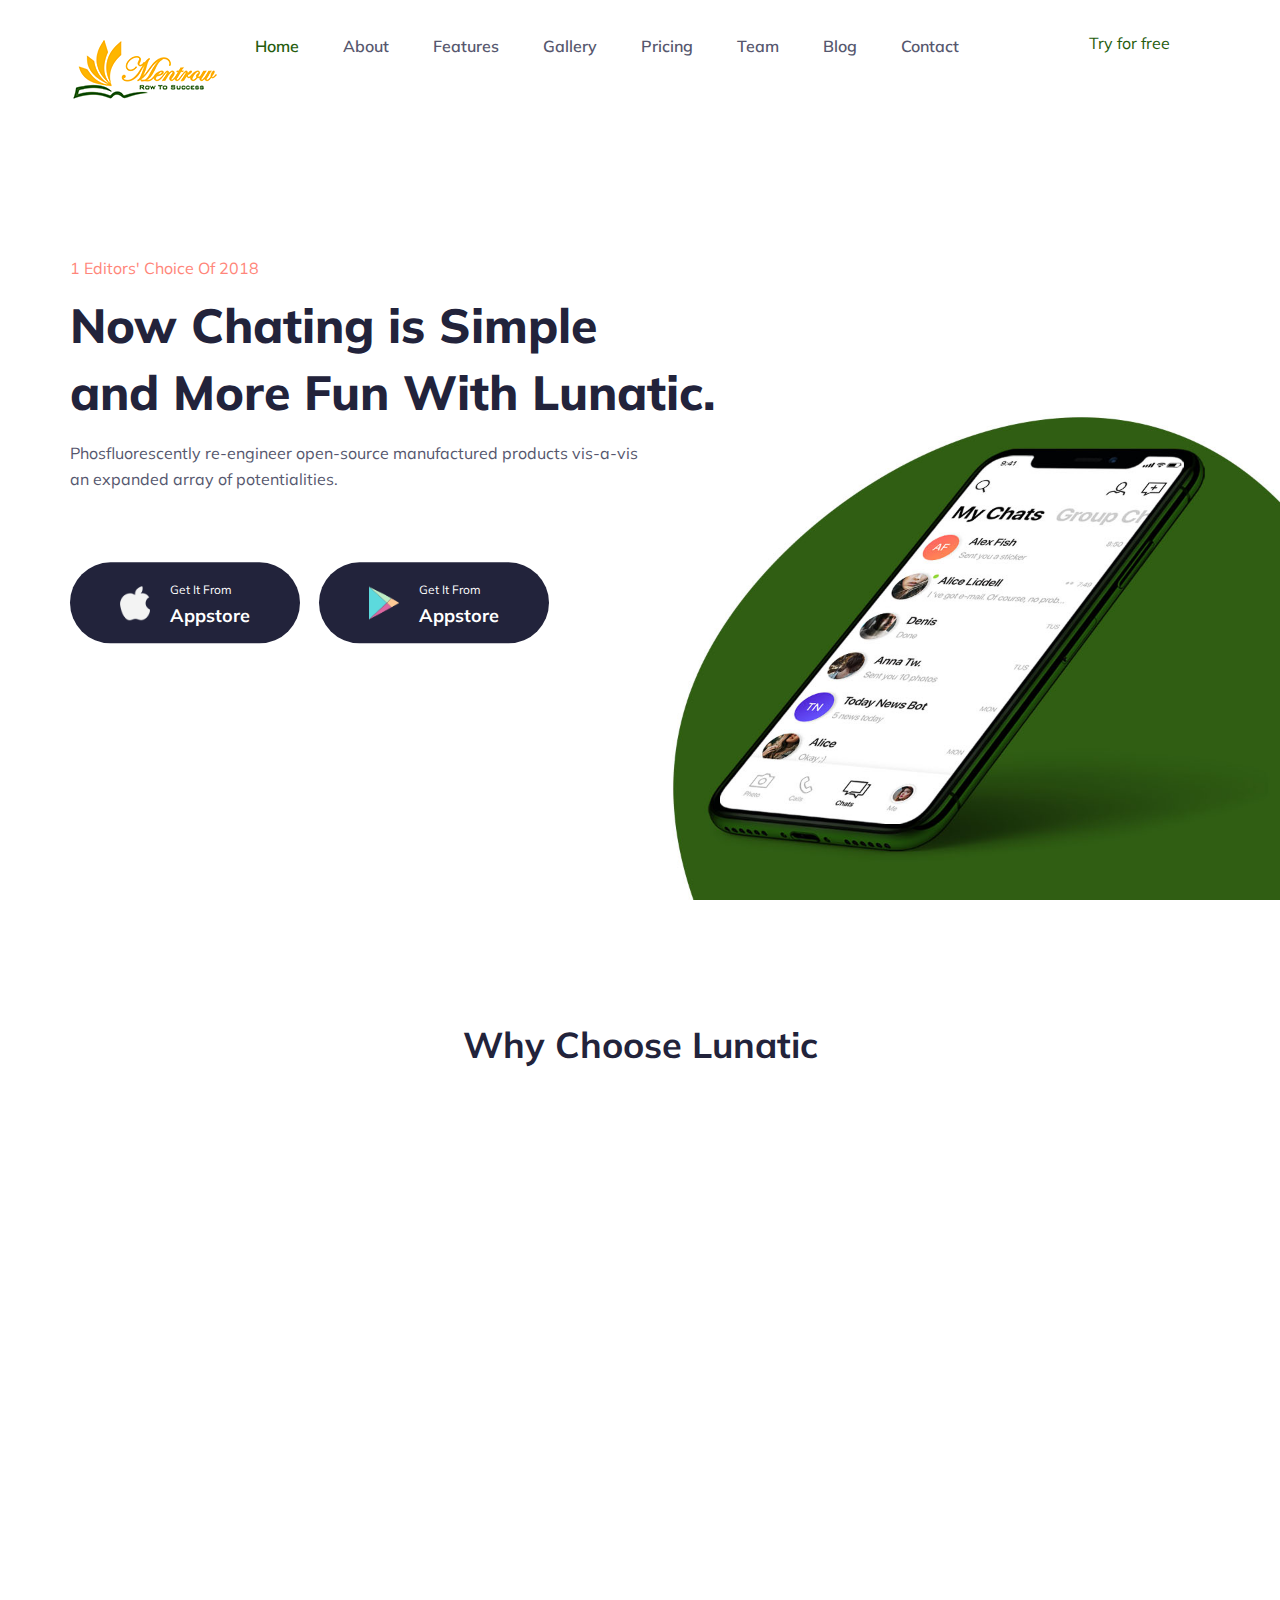
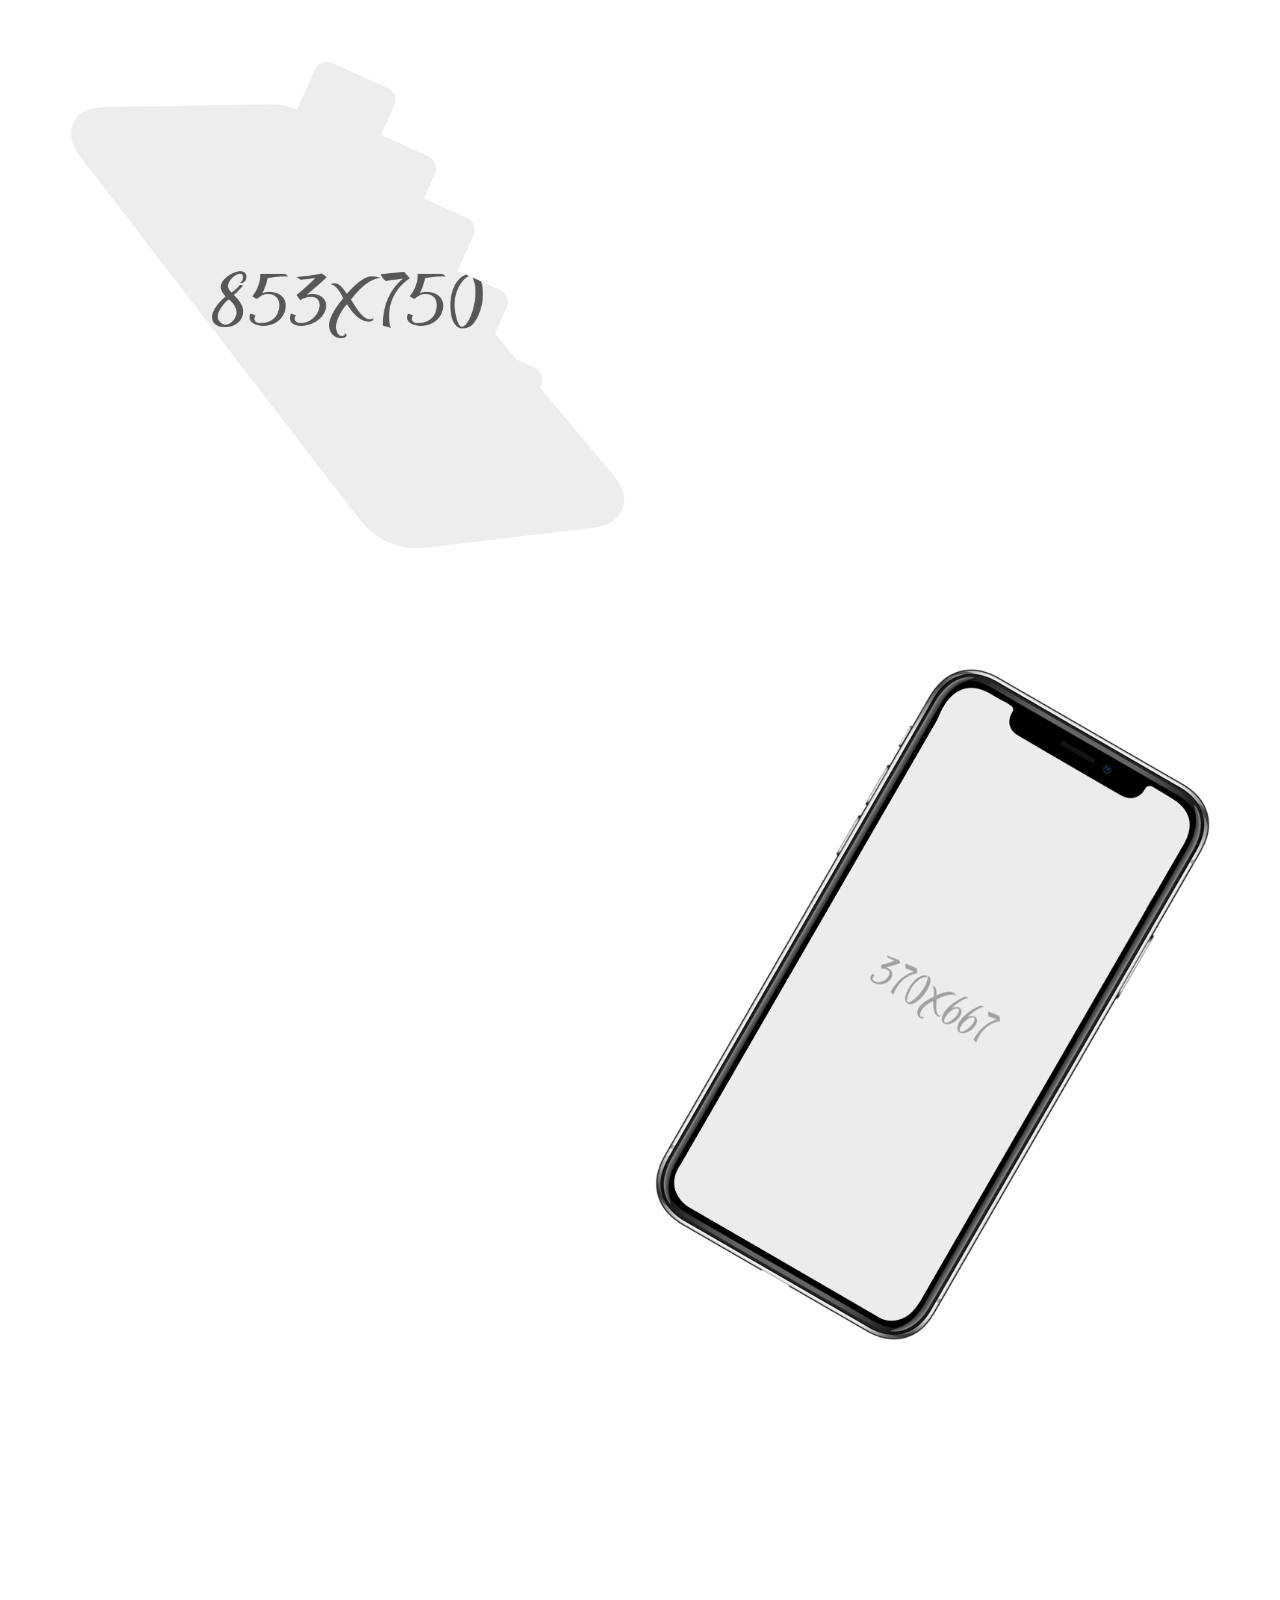
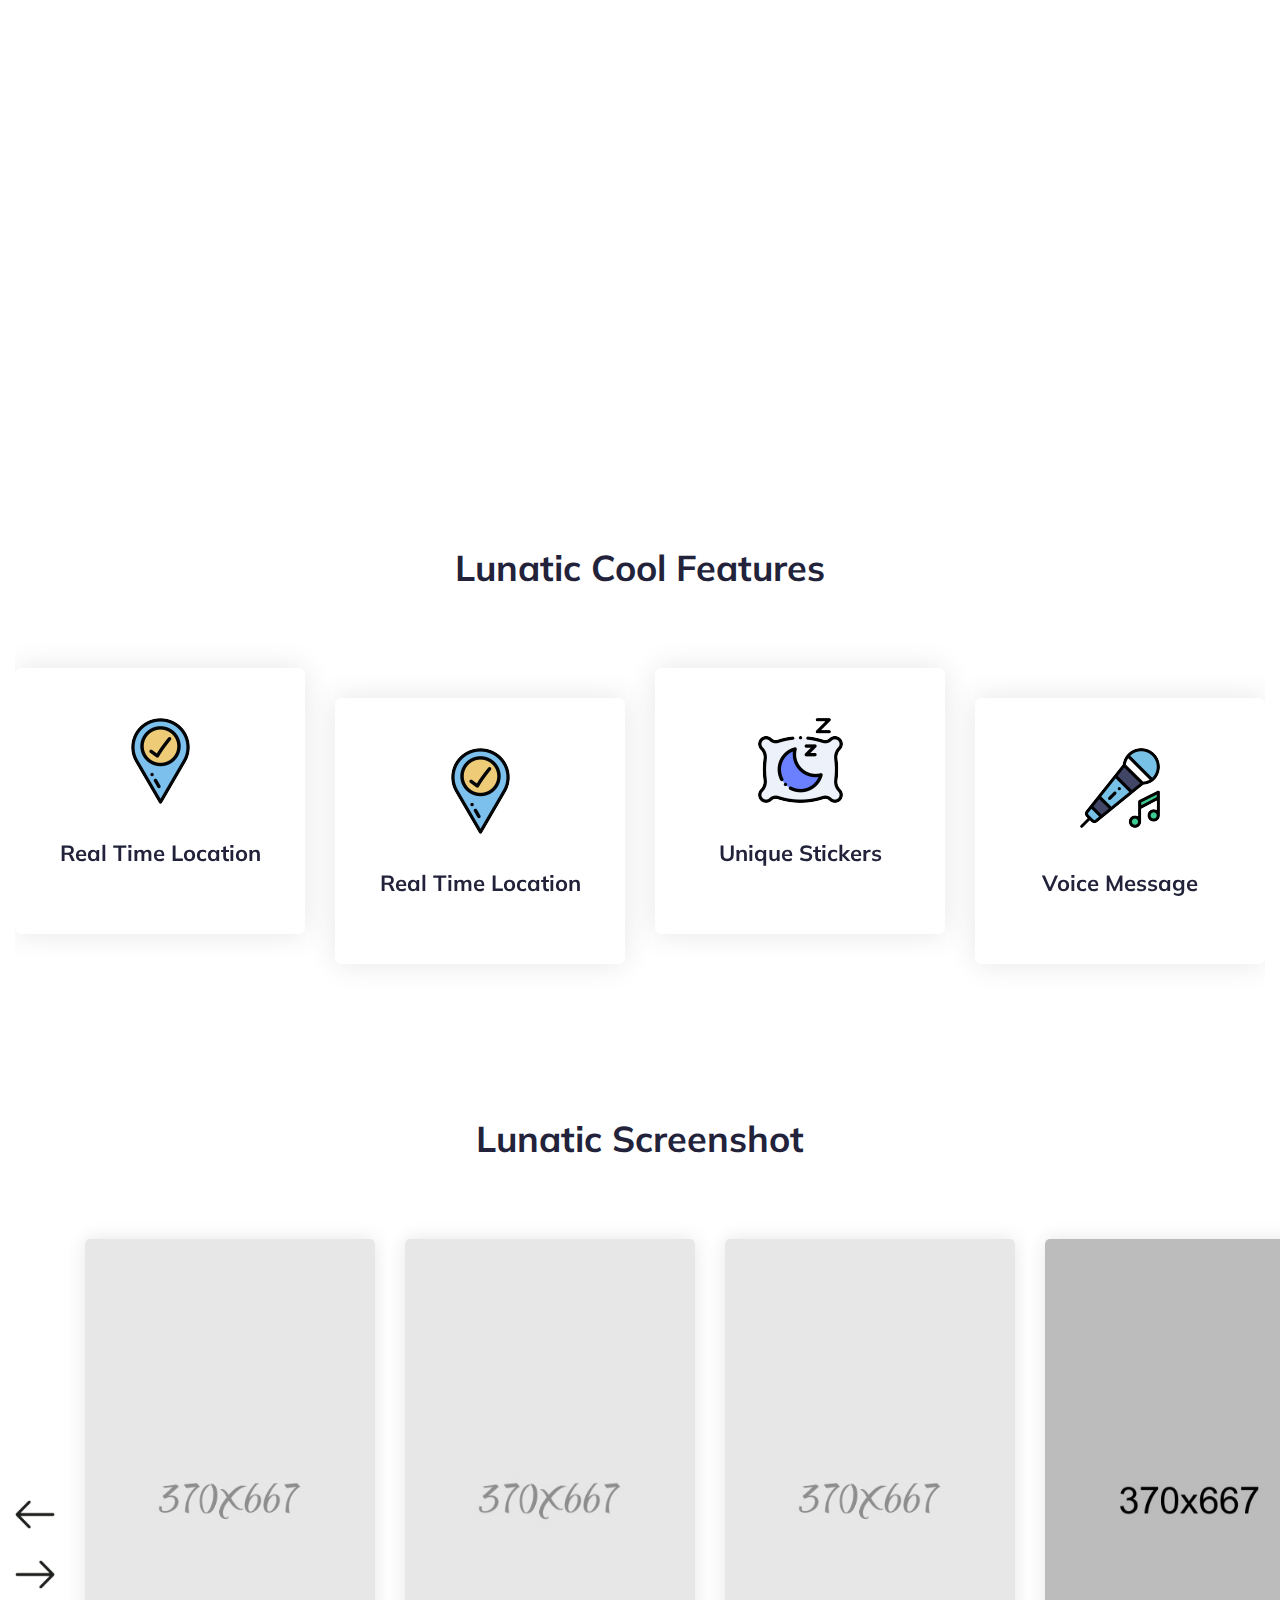
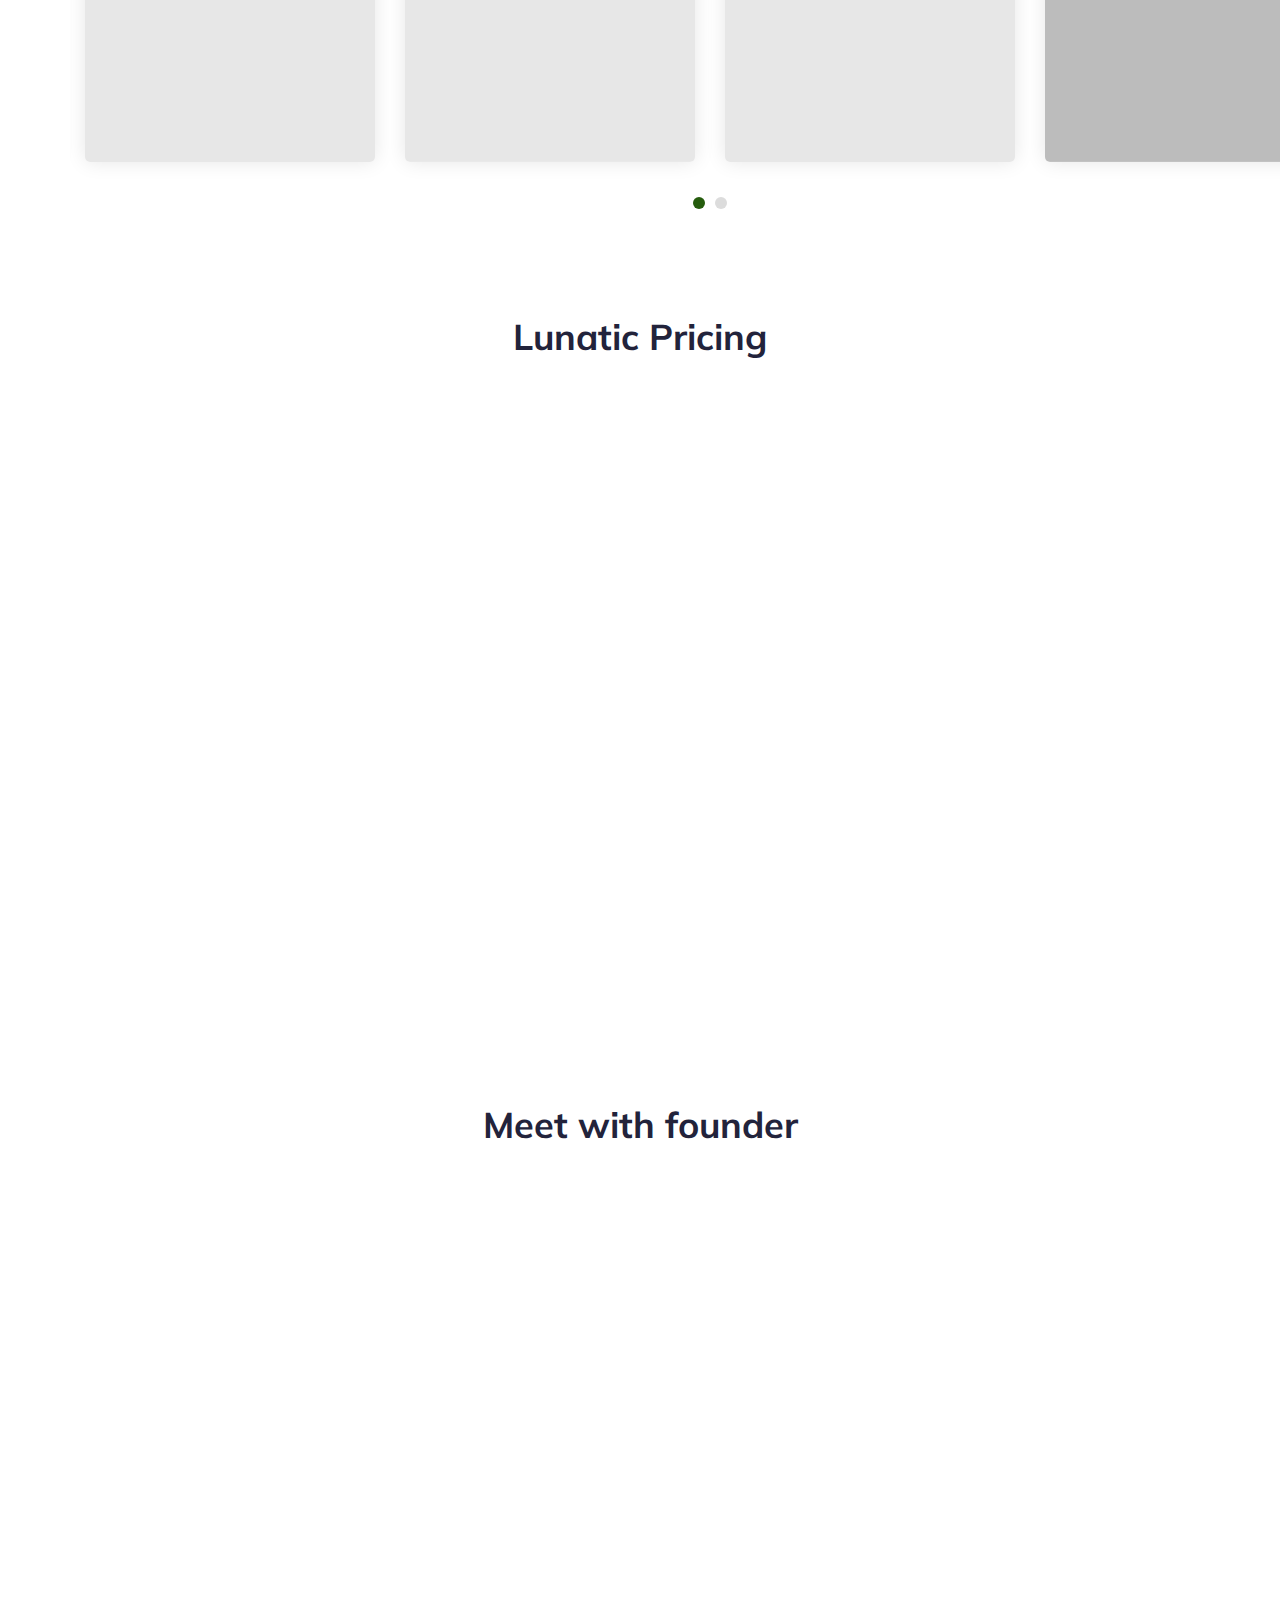
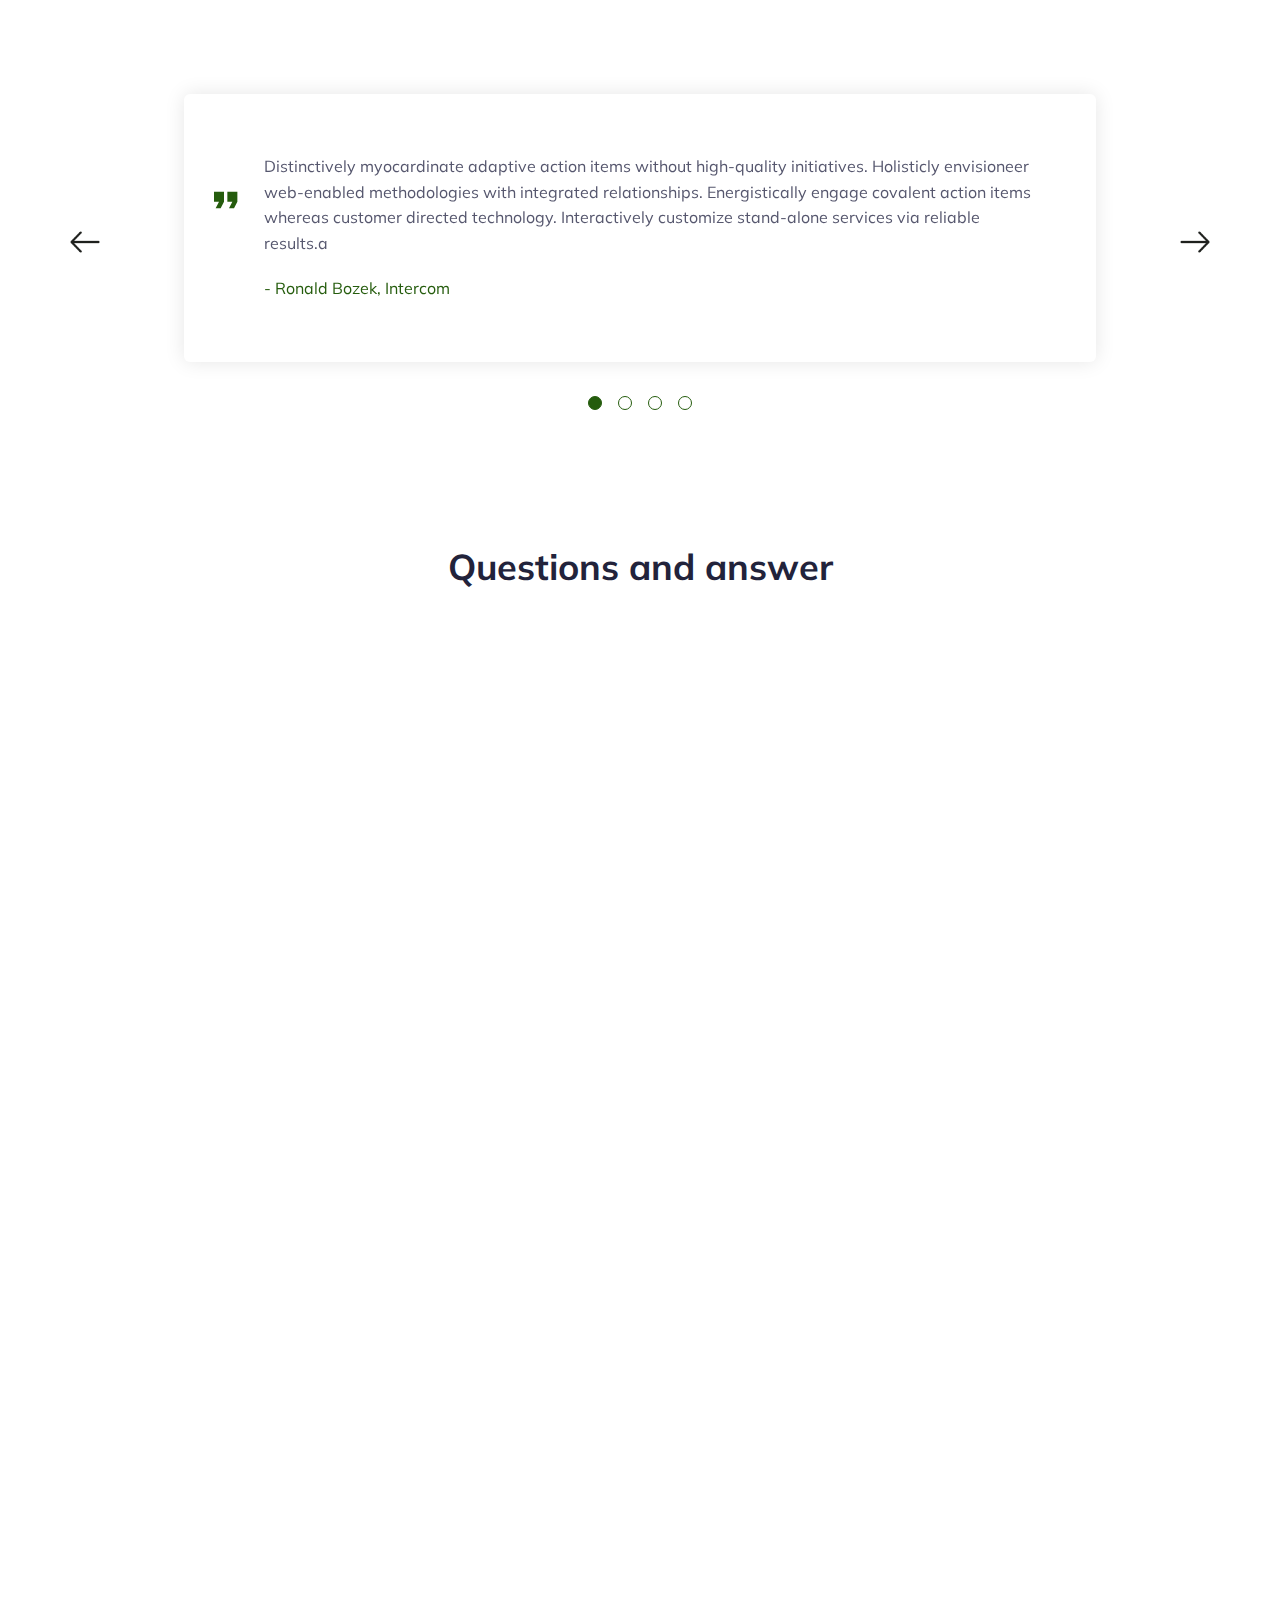
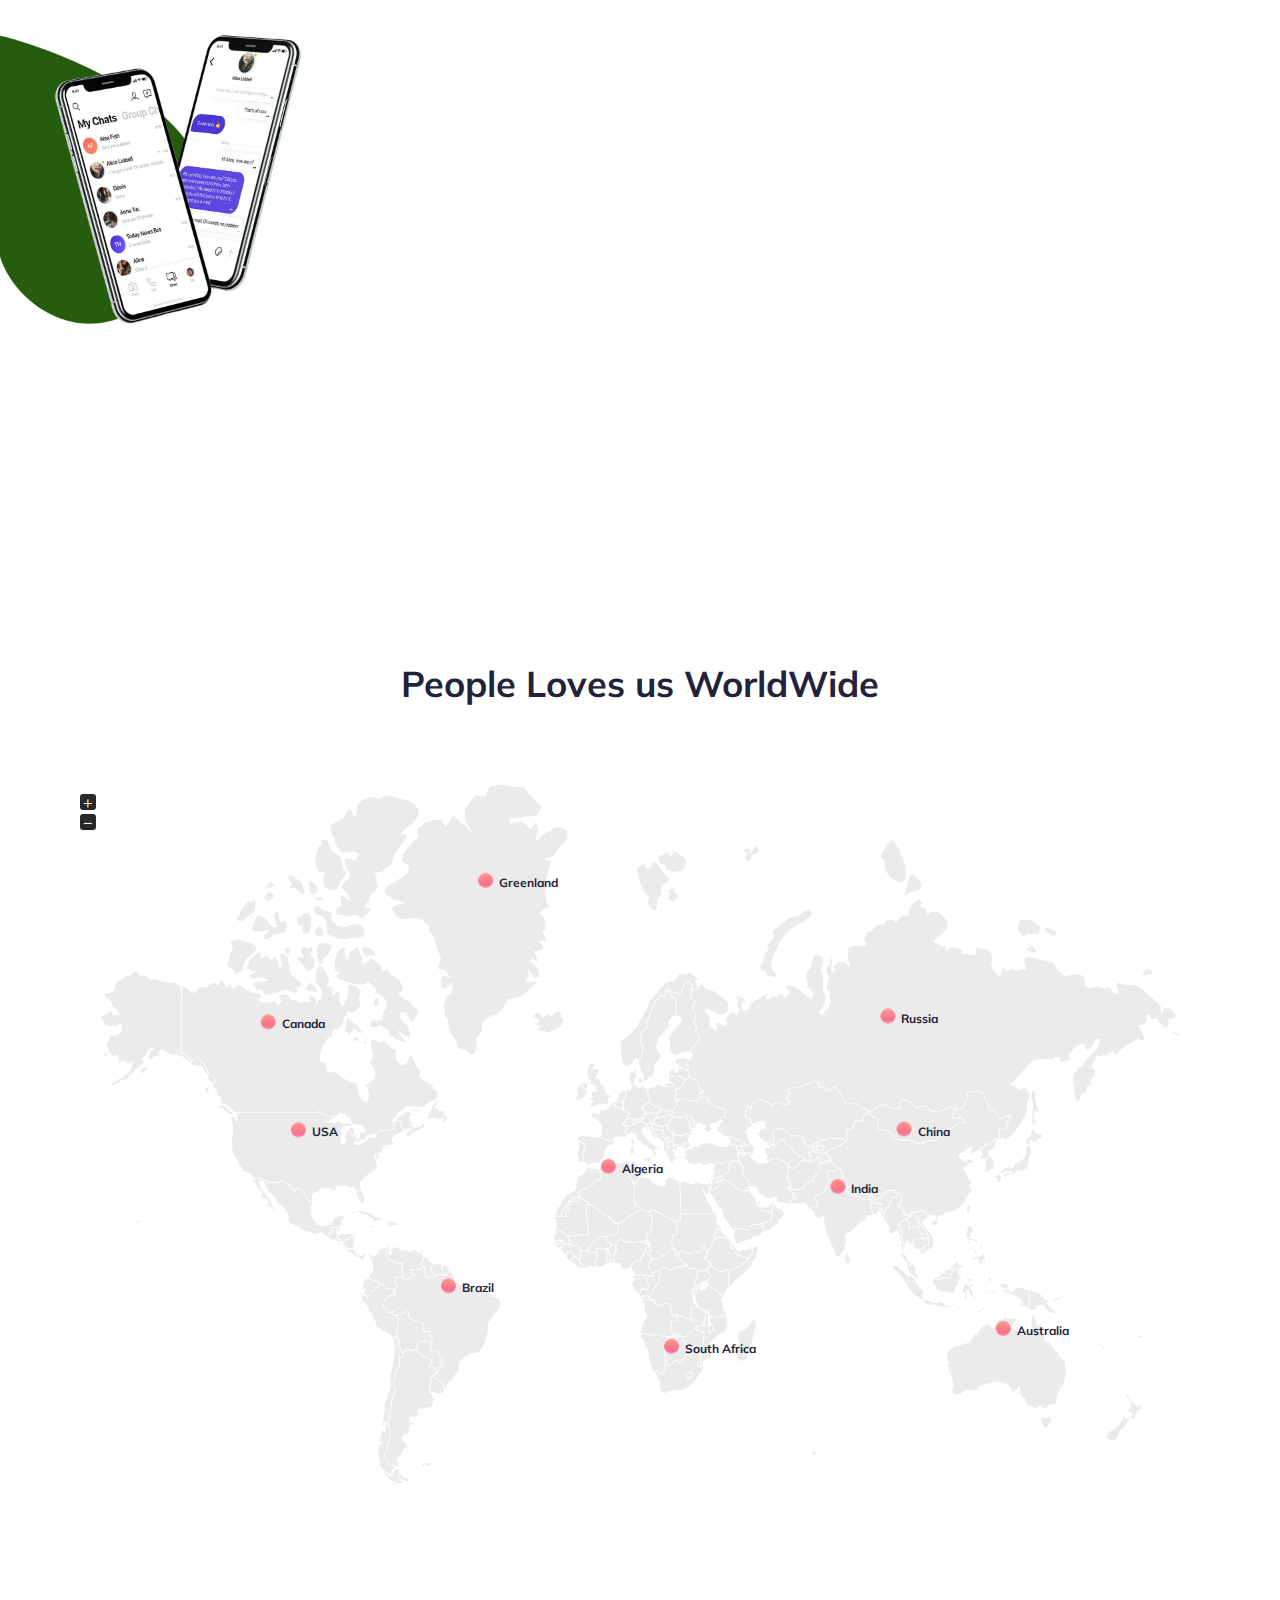
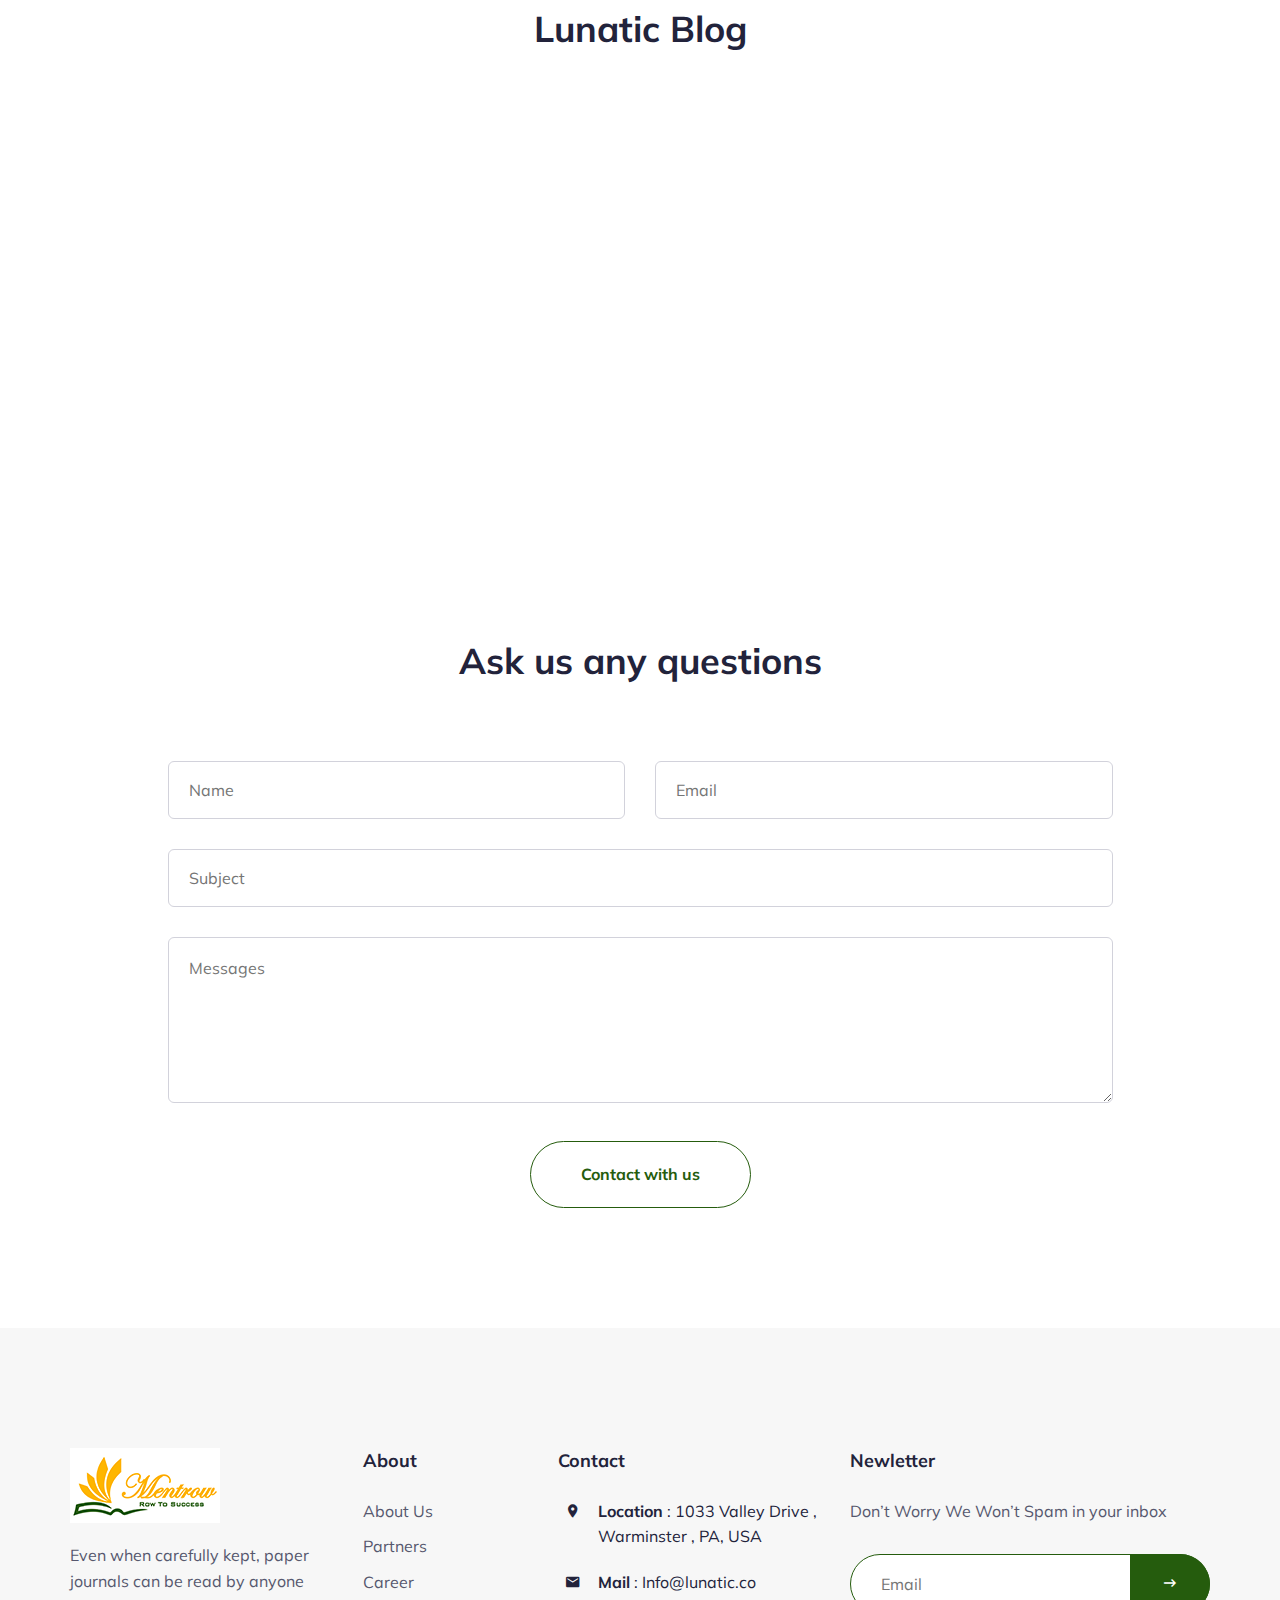
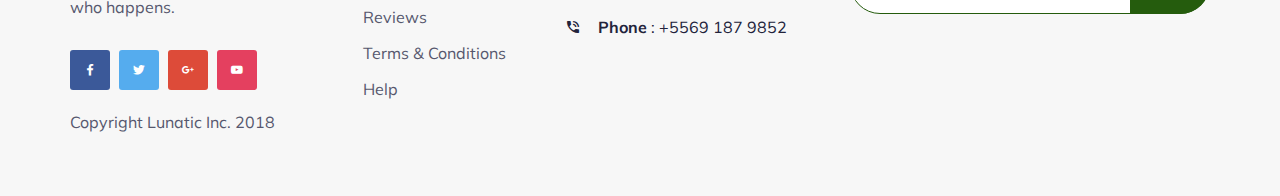
<file: public/index.html>
<!doctype html>
<html class="no-js" lang="zxx">

<head>
    <meta charset="utf-8">
    <meta name="author" content="Ashekur Rahman">
    <meta name="description" content="">
    <meta name="keywords" content="HTML,CSS,XML,JavaScript">
    <meta http-equiv="x-ua-compatible" content="ie=edge">
    <meta name="viewport" content="width=device-width, initial-scale=1.0">
    <!-- Title -->
    <title>Lunatic Apps Landing Page</title>
    <!-- Place favicon.ico in the root directory -->
    <link rel="apple-touch-icon" href="images/apple-touch-icon.png">
    <link rel="shortcut icon" type="image/ico" href="images/favicon.ico" />
    <!-- Plugin-CSS -->
    <link rel="stylesheet" href="css/bootstrap.min.css">
    <link rel="stylesheet" href="css/owl.carousel.min.css">
    <link rel="stylesheet" href="css/material-design-iconic-font.min.css">
    <link rel="stylesheet" href="css/magnific-popup.css">
    <link rel="stylesheet" href="css/animate.css">
    <link rel="stylesheet" href="css/jquery-jvectormap-2.0.3.css">
    <!-- Main-Stylesheets -->
    <link rel="stylesheet" href="css/normalize.css">
    <link rel="stylesheet" href="style.css">
    <link rel="stylesheet" href="css/responsive.css">
    <script src="js/vendor/modernizr-2.8.3.min.js"></script>
    <!--[if lt IE 9]>
        <script src="//oss.maxcdn.com/html5shiv/3.7.2/html5shiv.min.js"></script>
        <script src="//oss.maxcdn.com/respond/1.4.2/respond.min.js"></script>
    <![endif]-->
</head>

<body data-spy="scroll" data-target=".mainmenu-area">
    <!-- Preloader-content -->
    <div class="preloade">
        <span><i class="zmdi zmdi-compass"></i></span>
    </div>
    <!-- Main-Menu-Area -->
    <nav class="navbar mainmenu-area" data-spy="affix" data-offset-top="200">
        <div class="container">
            <div class="navbar-header">
                <button type="button" class="navbar-toggle" data-toggle="collapse" data-target="#mainmenu">
                    <span class="icon-bar"></span>
                    <span class="icon-bar"></span>
                    <span class="icon-bar"></span>
                </button>
                <a class="navbar-brand" href="#"><img src="images/logo.png" alt=""></a>
            </div>
            <div class="collapse navbar-collapse" id="mainmenu">
                <div class="navbar-header navbar-right">
                    <a href="#" class="navbar-bttn">Try for free</a>
                </div>
                <ul class="nav navbar-nav navbar-left">
                    <li class="active"><a href="#home-page">Home</a></li>
                    <li><a href="#about-page">About</a></li>
                    <li><a href="#feature-page">Features</a></li>
                    <li><a href="#gallery-page">Gallery</a></li>
                    <li><a href="#price-page">Pricing</a></li>
                    <li><a href="#team-page">Team</a></li>
                    <li><a href="#blog-page">Blog</a></li>
                    <li><a href="#contact-page">Contact</a></li>
                </ul>

            </div>
        </div>
    </nav>
    <!-- Main-Menu-Area / -->
    <!-- header-Area -->
    <header class="header-area" id="home-page">
        <div class="vcenter">
            <div class="container">
                <div class="row">
                    <div class="col-xs-12 col-sm-9 col-md-7">
                        <p class="text-error wow fadeInUp" data-wow-delay="0.2s">1 Editors' Choice Of 2018</p>
                        <h1 class="headline wow fadeInUp" data-wow-delay="0.4s">Now Chating is Simple <br> and More Fun With Lunatic.</h1>
                        <p class="wow fadeInUp" data-wow-delay="0.6s">Phosfluorescently re-engineer open-source manufactured products vis-a-vis <br> an expanded array of potentialities.</p>
                        <div class="space-30 hidden-xs"></div>
                        <div class="space-30"></div>
                        <a href="#" class="bttn-icon wow fadeIn" data-wow-delay="0.8s">
                            <span class="bttn-content">
                                <span class="icon">
                                   <img src="images/app-store.png" alt="">
                                </span>
                                <small>Get It From </small>
                                <strong>Appstore</strong>
                            </span>
                        </a>
                        <div class="space-30 hidden visible-xs"></div>
                        <a href="#" class="bttn-icon wow fadeIn" data-wow-delay="1s">
                            <span class="bttn-content">
                                <span class="icon">
                                    <img src="images/play-store.png" alt="">
                                </span>
                                <small>Get It From </small>
                                <strong>Appstore</strong>
                            </span>
                        </a>
                    </div>
                </div>
            </div>
        </div>
    </header>
    <!-- header-Area / -->
    <!-- Service-Area -->
    <section class="service-area section-padding-top" id="about-page">
        <div class="container">
            <div class="row">
                <div class="col-xs-12 text-center">
                    <h3 class="page-title">Why Choose Lunatic</h3>
                    <div class="space-60"></div>
                </div>
            </div>
            <div class="row text-center">
                <div class="col-xs-12 col-sm-4 wow fadeInUp" data-wow-delay="0.3s">
                    <div class="service-box">
                        <div class="service-icon">
                            <img src="images/service-icon-1.png" alt="service icon">
                        </div>
                        <h3 class="service-title">Chat With Groups</h3>
                        <p>Writers and stars of Veep have responded incredulously to the news an Australian politician required stitches way.</p>
                    </div>
                </div>
                <div class="col-xs-12 col-sm-4 wow fadeInUp" data-wow-delay="0.5s">
                    <div class="service-box">
                        <div class="service-icon">
                            <img src="images/service-icon-2.png" alt="service icon">
                        </div>
                        <h3 class="service-title">Globally Chat</h3>
                        <p>Writers and stars of Veep have responded incredulously to the news an Australian politician required stitches way.</p>
                    </div>
                </div>
                <div class="col-xs-12 col-sm-4 wow fadeInUp" data-wow-delay="0.7s">
                    <div class="service-box">
                        <div class="service-icon">
                            <img src="images/service-icon-3.png" alt="service icon">
                        </div>
                        <h3 class="service-title">Totally Free</h3>
                        <p>Writers and stars of Veep have responded incredulously to the news an Australian politician required stitches way.</p>
                    </div>
                </div>
            </div>
        </div>
    </section>
    <!-- Service-Area / -->
    <!-- About-Area -->
    <section class="social-area section-pd-top-2">
        <div class="container">
            <div class="row">
               <div class="hidden-xs col-sm-6 col-lg-6">
                   <img src="images/mobile-1.png" alt="">
               </div>
                <div class="col-xs-12 col-sm-6 col-md-6 col-lg-5 col-lg-offset-1">
                    <div class="social-logo wow fadeInUp" data-wow-delay="0.3s">
                        <img src="images/about-logo.png" alt="">
                    </div>
                    <h3 class="page-title wow fadeInUp" data-wow-delay="0.5s">Integrated Social Network</h3>
                    <p class="wow fadeInUp" data-wow-delay="0.7s">You can now use all Social Network from this Lunatic app also. Writers and stars of Veep have responded incredulous to the news an Australian politician required stitches after knocking himself unconscious while laughing.</p>
                    <div class="space-30"></div>
                    <ul class="counter-boxes">
                        <li class=" wow fadeIn" data-wow-delay="0.9s">
                            <div class="counter">
                                <span class="count">2.5</span> B
                            </div>
                            <span class="title">User</span>
                        </li>
                        <li class=" wow fadeIn" data-wow-delay="1.1s">
                            <div class="counter">
                                <span class="count">2.6</span> B
                            </div>
                            <span class="title">Download</span>
                        </li>
                    </ul>
                </div>
            </div>
        </div>
    </section>
    <!-- About-Area / -->
    <!-- Network-Area -->
    <section class="network-area section-padding-top">
        <div class="container">
            <div class="row">
                <div class="col-xs-12 col-sm-6">
                    <div class="social-logo wow fadeInUp" data-wow-delay="0.3s">
                        <img src="images/about-logo.png" alt="">
                    </div>
                    <h3 class="page-title wow fadeInUp" data-wow-delay="0.5s">High Quality Video Chating</h3>
                    <p class=" wow fadeInUp" data-wow-delay="0.7s">You can now use all Social Network from this Lunatic app also. Writers and stars of Veep have responded incredulous to the news an Australian politician required stitches after knocking himself unconscious while laughing.</p>
                    <div class="space-30"></div>
                    <ul class="counter-boxes">
                        <li class=" wow fadeInUp" data-wow-delay="0.9s">
                            <div class="counter">
                                <span class="count">250</span> K
                            </div>
                            <span class="title">Reviews</span>
                        </li>
                        <li class=" wow fadeInUp" data-wow-delay="1.1s">
                            <div class="counter">
                                <span class="count">2.6</span> B
                            </div>
                            <span class="title">Download</span>
                        </li>
                    </ul>
                </div>
                <div class="hidden-xs col-sm-6">
                    <img src="images/network-bg.png" alt="">
                </div>
            </div>
        </div>
    </section>
    <!-- Network-Area / -->
    <!-- Vedio-Area -->
    <div id="video-area" class="section-padding-top">
        <div class="container">
            <div class="row">
                <div class="col-xs-12 col-md-8 col-md-offset-2 text-center">
                    <div class="video-box wow fadeIn" data-wow-delay="0.3s">
                        <a href="https://www.youtube.com/watch?v=8BAhwgjMvnM" class="play-bttn popup">
                            <i class="zmdi zmdi-play"></i>
                        </a>
                        <figure class="video-photo">
                            <img src="images/video-img.jpg" alt="">
                        </figure>
                    </div>
                </div>
            </div>
        </div>
    </div>
    <!-- Vedio-Area / -->
    <!-- Feature-Area -->
    <section class="feature-area section-padding-top" id="feature-page">
        <div class="container-fluid">
            <div class="row">
                <div class="col-xs-12 text-center">
                    <h3 class="page-title">Lunatic Cool Features</h3>
                    <div class="space-30"></div>
                </div>
            </div>
            <div class="row">
                <div class="col-xs-12 features">
                    <div class="single-feature">
                        <div class="feature-icon">
                            <img src="images/feature-1.png" alt="">
                        </div>
                        <h4 class="title">Real Time Location</h4>
                    </div>
                    <div class="single-feature">
                        <div class="feature-icon">
                            <img src="images/feature-1.png" alt="">
                        </div>
                        <h4 class="title">Real Time Location</h4>
                    </div>
                    <div class="single-feature">
                        <div class="feature-icon">
                            <img src="images/feature-2.png" alt="">
                        </div>
                        <h4 class="title">Unique Stickers</h4>
                    </div>
                    <div class="single-feature">
                        <div class="feature-icon">
                            <img src="images/feature-3.png" alt="">
                        </div>
                        <h4 class="title">Voice Message</h4>
                    </div>
                    <div class="single-feature">
                        <div class="feature-icon">
                            <img src="images/feature-4.png" alt="">
                        </div>
                        <h4 class="title">Live Conference</h4>
                    </div>
                    <div class="single-feature">
                        <div class="feature-icon">
                            <img src="images/feature-5.png" alt="">
                        </div>
                        <h4 class="title">HD Video Chat</h4>
                    </div>
                    <div class="single-feature">
                        <div class="feature-icon">
                            <img src="images/feature-1.png" alt="">
                        </div>
                        <h4 class="title">Real Time Location</h4>
                    </div>
                    <div class="single-feature">
                        <div class="feature-icon">
                            <img src="images/feature-2.png" alt="">
                        </div>
                        <h4 class="title">Unique Stickers</h4>
                    </div>
                    <div class="single-feature">
                        <div class="feature-icon">
                            <img src="images/feature-3.png" alt="">
                        </div>
                        <h4 class="title">Voice Message</h4>
                    </div>
                    <div class="single-feature">
                        <div class="feature-icon">
                            <img src="images/feature-4.png" alt="">
                        </div>
                        <h4 class="title">Live Conference</h4>
                    </div>
                    <div class="single-feature">
                        <div class="feature-icon">
                            <img src="images/feature-5.png" alt="">
                        </div>
                        <h4 class="title">HD Video Chat</h4>
                    </div>
                    <div class="single-feature">
                        <div class="feature-icon">
                            <img src="images/feature-6.png" alt="">
                        </div>
                        <h4 class="title">Animated Emoji</h4>
                    </div>
                </div>
            </div>
        </div>
    </section>
    <!-- Feature-Area / -->
    <!-- Gallery-Area -->
    <section class="gallery-area section-padding-top" id="gallery-page">
        <div class="container">
            <div class="row">
                <div class="col-xs-12 text-center">
                    <h3 class="page-title">Lunatic Screenshot</h3>
                    <div class="space-30"></div>
                </div>
            </div>
            <div class="row">
                <div class="col-xs-12">
                    <div class="gallery full-width side-arrow">
                        <div class="item">
                            <img src="images/apps-screen-1.jpg" alt="">
                        </div>
                        <div class="item">
                            <img src="images/apps-screen-2.jpg" alt="">
                        </div>
                        <div class="item">
                            <img src="images/apps-screen-3.jpg" alt="">
                        </div>
                        <div class="item">
                            <img src="images/apps-screen-4.jpg" alt="">
                        </div>
                        <div class="item">
                            <img src="images/apps-screen-2.jpg" alt="">
                        </div>
                        <div class="item">
                            <img src="images/apps-screen-1.jpg" alt="">
                        </div>
                        <div class="item">
                            <img src="images/apps-screen-3.jpg" alt="">
                        </div>
                    </div>
                </div>
            </div>
        </div>
    </section>
    <!-- Gallery-Area / -->
    <!-- Price-Area -->
    <section class="price-area section-pd-top-2" id="price-page">
        <div class="container">
            <div class="row">
                <div class="col-xs-12 text-center">
                    <h3 class="page-title">Lunatic Pricing</h3>
                    <div class="space-60"></div>
                </div>
            </div>
            <div class="row">
                <div class="col-xs-12 col-sm-4">
                    <div class="price-box wow fadeInUp" data-wow-delay="0.3s">
                        <div class="price-icon">
                            <img src="images/price-icon-1.png" alt="">
                        </div>
                        <h4 class="title">Personal</h4>
                        <ul>
                            <li>24 Hours Support</li>
                            <li>All Over the World</li>
                            <li>Customer Managment</li>
                            <li>Unlimited</li>
                        </ul>
                        <h3 class="price-rate">$9/M</h3>
                        <a href="# " class="bttn-default">Get Started</a>
                    </div>
                </div>
                <div class="col-xs-12 col-sm-4">
                    <div class="price-box wow fadeInUp" data-wow-delay="0.6s">
                        <div class="price-icon">
                            <img src="images/price-icon-2.png" alt="">
                        </div>
                        <h4 class="title">Small Team</h4>
                        <ul>
                            <li>24 Hours Support</li>
                            <li>All Over the World</li>
                            <li>Customer Managment</li>
                            <li>Custom Profile Screen</li>
                            <li>Business &amp; Financ Analysing</li>
                        </ul>
                        <h3 class="price-rate">$29/M</h3>
                        <a href="# " class="bttn-default">Get Started</a>
                    </div>
                </div>
                <div class="col-xs-12 col-sm-4">
                    <div class="price-box wow fadeInUp" data-wow-delay="0.9s">
                        <div class="price-icon">
                            <img src="images/price-3.png" alt="">
                        </div>
                        <h4 class="title">Enterprice</h4>
                        <ul>
                            <li>24 Hours Support</li>
                            <li>All Over the World</li>
                            <li>Customer Managment</li>
                            <li>Business &amp; Financ Analysing</li>
                            <li>Custom Profile Screen</li>
                            <li>Unlimited Tires</li>
                        </ul>
                        <h3 class="price-rate">$49/M</h3>
                        <a href="# " class="bttn-default">Get Started</a>
                    </div>
                </div>
            </div>
        </div>
    </section>
    <!-- Price-Area / -->
    <!-- Team-Area -->
    <section id="team-page" class="section-pd-top-2">
        <div class="container">
            <div class="row">
                <div class="col-xs-12 text-center">
                    <h3 class="page-title">Meet with founder</h3>
                    <div class="space-60"></div>
                </div>
            </div>
            <div class="row">
                <div class="col-xs-12 col-sm-3">
                    <div class="single-team wow fadeInUp" data-wow-delay="0.3s">
                        <figure class="team-photo">
                            <img src="images/team-1.png" alt="">
                        </figure>
                        <div class="team-content">
                            <h4 class="name">Kerri Reece</h4>
                            <div class="position">Founder, Lunatic</div>
                        </div>
                    </div>
                </div>
                <div class="col-xs-12 col-sm-3">
                    <div class="single-team wow fadeInUp" data-wow-delay="0.5s">
                        <figure class="team-photo">
                            <img src="images/team-3.png" alt="">
                        </figure>
                        <div class="team-content">
                            <h4 class="name">Kerri Reece</h4>
                            <div class="position">Founder, Lunatic</div>
                        </div>
                    </div>
                </div>
                <div class="col-xs-12 col-sm-3">
                    <div class="single-team wow fadeInUp" data-wow-delay="0.7s">
                        <figure class="team-photo">
                            <img src="images/team-2.png" alt="">
                        </figure>
                        <div class="team-content">
                            <h4 class="name">Kerri Reece</h4>
                            <div class="position">Founder, Lunatic</div>
                        </div>
                    </div>
                </div>
                <div class="col-xs-12 col-sm-3">
                    <div class="single-team wow fadeInUp" data-wow-delay="0.9s">
                        <figure class="team-photo">
                            <img src="images/team-4.png" alt="">
                        </figure>
                        <div class="team-content">
                            <h4 class="name">Kerri Reece</h4>
                            <div class="position">Founder, Lunatic</div>
                        </div>
                    </div>
                </div>
            </div>
        </div>
    </section>
    <!-- Team-Area / -->
    <!-- Testimonial-Area -->
    <div class="section-pd-top-2" id="testimonial">
        <div class="container">
            <div class="row">
                <div class="col-xs-12">
                    <div class="testimonials">
                        <div class="single-testimonial">
                            <p>Distinctively myocardinate adaptive action items without high-quality initiatives. Holisticly envisioneer web-enabled methodologies with integrated relationships. Energistically engage covalent action items whereas customer directed technology. Interactively customize stand-alone services via reliable results.a</p>
                            <span class="client-name">- Ronald Bozek, Intercom</span>
                        </div>
                        <div class="single-testimonial">
                            <p>Distinctively myocardinate adaptive action items without high-quality initiatives. Holisticly envisioneer web-enabled methodologies with integrated relationships. Energistically engage covalent action items whereas customer directed technology. Interactively customize stand-alone services via reliable results.a</p>
                            <span class="client-name">- Ronald Bozek, Intercom</span>
                        </div>
                        <div class="single-testimonial">
                            <p>Distinctively myocardinate adaptive action items without high-quality initiatives. Holisticly envisioneer web-enabled methodologies with integrated relationships. Energistically engage covalent action items whereas customer directed technology. Interactively customize stand-alone services via reliable results.a</p>
                            <span class="client-name">- Ronald Bozek, Intercom</span>
                        </div>
                        <div class="single-testimonial">
                            <p>Distinctively myocardinate adaptive action items without high-quality initiatives. Holisticly envisioneer web-enabled methodologies with integrated relationships. Energistically engage covalent action items whereas customer directed technology. Interactively customize stand-alone services via reliable results.a</p>
                            <span class="client-name">- Ronald Bozek, Intercom</span>
                        </div>
                    </div>
                </div>
            </div>
        </div>
    </div>
    <!-- Testimonial-Area / -->
    <!-- FAQ-Area -->
    <section id="faq" class="section-padding">
        <div class="container">
            <div class="row">
                <div class="col-xs-12 text-center">
                    <h3 class="page-title">Questions and answer</h3>
                    <div class="space-60"></div>
                </div>
            </div>
            <div class="row ms-items">
                <div class="col-xs-12 col-sm-6 ms-item">
                    <div class="single-faq wow fadeInUp" data-wow-delay="0.2s">
                        <h5 class="title">What is your favorite fruit?</h5>
                        <p>The recording starts with the patter of a summer squall. Later, a drifting tone like that of a not-quite-tuned-in radio station rises and for a while drowns out the patter. </p>
                    </div>
                </div>
                <div class="col-xs-12 col-sm-6 ms-item">
                    <div class="single-faq wow fadeInUp" data-wow-delay="0.4s">
                        <h5 class="title">Do you have nice handwriting?</h5>
                        <p>The recording starts with the patter of a summer squall. Later, a drifting tone like that of a not-quite-tuned-in radio station rises and for a while drowns out the patter. </p>
                    </div>
                </div>
                <div class="col-xs-12 col-sm-6 ms-item">
                    <div class="single-faq wow fadeInUp" data-wow-delay="0.6s">
                        <h5 class="title">Have you ever fainted?</h5>
                        <p>The recording starts with the patter of a summer squall. Later, a drifting tone like that of a not-quite-tuned-in radio station rises and for a while drowns out the patter. </p>
                    </div>
                </div>
                <div class="col-xs-12 col-sm-6 ms-item">
                    <div class="single-faq wow fadeInUp" data-wow-delay="0.8s">
                        <h5 class="title">Have you ever fainted?</h5>
                        <p>The recording starts with the patter of a summer squall. Later, a drifting tone like that of a not-quite-tuned-in radio station rises and for a while drowns out the patter. </p>
                    </div>
                </div>
                <div class="col-xs-12 col-sm-6 ms-item">
                    <div class="single-faq wow fadeInUp" data-wow-delay="1s">
                        <h5 class="title">Which do you like better, book or eBook?</h5>
                        <p>The recording starts with the patter of a summer squall. Later, a drifting tone like that of a not-quite-tuned-in radio station rises and for a while drowns out the patter. </p>
                    </div>
                </div>
                <div class="col-xs-12 col-sm-6 ms-item">
                    <div class="single-faq wow fadeInUp" data-wow-delay="1.2s">
                        <h5 class="title">What is your favorite comedy?</h5>
                        <p>The recording starts with the patter of a summer squall. Later, a drifting tone like that of a not-quite-tuned-in radio station. </p>
                    </div>
                </div>
            </div>
        </div>
    </section>
    <!-- FAQ-Area / -->
    <!-- Download-Area -->
    <section class="download-area section-padding">
        <div class="container">
            <div class="row">
                <div class="col-xs-12 col-md-8 col-lg-6 pull-right section-padding">
                    <h3 class="page-title wow fadeInUp" data-wow-delay="0.3s">Download Our free Lunatic App</h3>
                    <p class=" wow fadeInUp" data-wow-delay="0.5s">Take your journal wherever you go with our apps for iPhone, iPad, and Android phones &amp; tablets.</p>
                    <div class="space-30"></div>
                    <a href="#" class="bttn-icon red-hover wow fadeIn" data-wow-delay="0.7s">
                        <span class="bttn-content">
                            <span class="icon">
                               <img src="images/app-store.png" alt="">
                            </span>
                            <small>Get It From </small>
                            <strong>Appstore</strong>
                        </span>
                    </a>
                    <div class="space-30 hidden visible-xs"></div>
                    <a href="#" class="bttn-icon red-hover wow fadeIn" data-wow-delay="0.9s">
                        <span class="bttn-content">
                            <span class="icon">
                                <img src="images/play-store.png" alt="">
                            </span>
                            <small>Get It From </small>
                            <strong>Appstore</strong>
                        </span>
                    </a>
                </div>
            </div>
        </div>
    </section>
    <!-- Download-Area / -->
    <!-- Maps-Area -->
    <section class="maps-area section-padding-top">
        <div class="container">
            <div class="row">
                <div class="col-xs-12 text-center">
                    <h3 class="page-title">People Loves us WorldWide</h3>
                    <div class="space-60"></div>
                </div>
            </div>
            <div class="row">
                <div class="col-xs-12">
                    <div id="map"></div>
                </div>
            </div>
        </div>
    </section>
    <!-- Maps-Area / -->
    <!-- Blog-Area -->
    <section class="blog-area section-padding-top" id="blog-page">
        <div class="container">
            <div class="row">
                <div class="col-xs-12 text-center">
                    <h3 class="page-title">Lunatic Blog</h3>
                    <div class="space-60"></div>
                </div>
            </div>
            <div class="row">
                <div class="col-xs-12 col-sm-4">
                    <article class="blog-single wow fadeInUp" data-wow-delay="0.3s">
                        <div class="blog-photo">
                            <img src="images/blog-1.jpg" alt="">
                        </div>
                        <div class="blog-content">
                            <h5 class="title"><a href="#">Blazeon Scrambles to Police Content Amid Rapid Growth</a></h5>
                            <ul class="blog-meta">
                                <li><i class="zmdi zmdi-time"></i> January 12th, 2018</li>
                            </ul>
                        </div>
                    </article>
                </div>
                <div class="col-xs-12 col-sm-4">
                    <article class="blog-single wow fadeInUp" data-wow-delay="0.6s">
                        <div class="blog-photo">
                            <img src="images/blog-2.jpg" alt="">
                        </div>
                        <div class="blog-content">
                            <h5 class="title"><a href="#">Patturb and Waymo Duel at Key 
Hearing Over Driverless Car.</a></h5>
                            <ul class="blog-meta">
                                <li><i class="zmdi zmdi-time"></i> January 13th, 2018</li>
                            </ul>
                        </div>
                    </article>
                </div>
                <div class="col-xs-12 col-sm-4">
                    <article class="blog-single wow fadeInUp" data-wow-delay="0.9s">
                        <div class="blog-photo">
                            <img src="images/blog-3.jpg" alt="">
                        </div>
                        <div class="blog-content">
                            <h5 class="title"><a href="#">Updating Stored Credit Card 
Information for the App Store</a></h5>
                            <ul class="blog-meta">
                                <li><i class="zmdi zmdi-time"></i> January 15th, 2018</li>
                            </ul>
                        </div>
                    </article>
                </div>
            </div>
        </div>
    </section>
    <!-- Blog-Area / -->
    <!-- Contact-Form -->
    <section id="contact-page" class="section-padding">
        <div class="container">
            <div class="row">
                <div class="col-xs-12 text-center">
                    <h3 class="page-title">Ask us any questions</h3>
                    <div class="space-60"></div>
                </div>
            </div>
            <div class="row">
                <div class="col-xs-12 col-md-10 col-md-offset-1">
                    <form action="process.php" id="contact-form" method="post">
                        <div class="form-double">
                            <div class="form_group">
                                <input id="form-name" name="form-name" placeholder="Name" class="form_control" required="required">
                            </div>
                            <div class="form_group last">
                                <input type="email" id="form-email" name="form-email" placeholder="Email" required="required" class="form_control">
                            </div>
                        </div>
                        <input type="text" id="form-subject" name="form-subject" placeholder="Subject" class="form_control">
                        <textarea class="form_control" id="form-message" name="form-message" rows="5" placeholder="Messages" required="required"></textarea>
                        <div class="text-center">
                            <button class="bttn-default bttn-lg" type="submit">Contact with us</button>
                        </div>
                    </form>
                </div>
            </div>
        </div>
    </section>
    <!-- Contact-Form / -->
    <!-- Footer-Area -->
    <footer class="footer-area">
        <div class="container">
            <div class="row">
                <div class="col-xs-12 col-sm-3">
                    <img src="images/logo.png" alt="">
                    <div class="space-20"></div>
                    <p>Even when carefully kept, paper journals can be read by anyone who happens.</p>
                    <div class="space-20"></div>
                    <ul class="social-menu">
                        <li><a href="#"><i class="zmdi zmdi-facebook"></i></a></li>
                        <li><a href="#"><i class="zmdi zmdi-twitter"></i></a></li>
                        <li><a href="#"><i class="zmdi zmdi-google-plus"></i></a></li>
                        <li><a href="#"><i class="zmdi zmdi-youtube-play"></i></a></li>
                    </ul>
                    <div class="space-20"></div>
                    <p>Copyright Lunatic Inc. 2018</p>
                    <div class="space-50"></div>
                </div>
                <div class="col-xs-12 col-sm-2">
                    <h4>About</h4>
                    <div class="space-10"></div>
                    <ul class="list">
                        <li><a href="#">About Us</a></li>
                        <li><a href="#">Partners</a></li>
                        <li><a href="#">Career</a></li>
                        <li><a href="#">Reviews</a></li>
                        <li><a href="#">Terms &amp; Conditions</a></li>
                        <li><a href="#">Help</a></li>
                    </ul>
                    <div class="space-50"></div>
                </div>
                <div class="col-xs-12 col-sm-3">
                    <h4>Contact</h4>
                    <div class="space-10"></div>
                    <ul class="icon-list">
                        <li>
                            <div class="icon">
                                <i class="zmdi zmdi-pin zmdi-hc-fw"></i>
                            </div>
                            <strong>Location</strong> : 1033 Valley Drive , Warminster , PA, USA
                        </li>
                        <li>
                            <div class="icon">
                                <i class="zmdi zmdi-email"></i>
                            </div>
                            <strong>Mail</strong> : Info@lunatic.co
                        </li>
                        <li>
                            <div class="icon">
                                <i class="zmdi zmdi-phone-in-talk"></i>
                            </div>
                            <strong>Phone</strong> : +5569 187 9852
                        </li>
                    </ul>
                    <div class="space-50"></div>
                </div>
                <div class="col-xs-12 col-sm-4">
                    <h4>Newletter</h4>
                    <div class="space-10"></div>
                    <p>Don’t Worry We Won’t Spam in your inbox</p>
                    <div class="space-20"></div>
                    <form id="mc-form" class="subscribe">
                        <input type="text" class="control" placeholder="Email" id="mc-email">
                        <button class="sub-button" type="submit"><i class="zmdi zmdi-long-arrow-right"></i></button>
                        <label class="mt10" for="mc-email"></label>
                    </form>
                    <div class="space-50"></div>
                </div>
            </div>
        </div>
    </footer>
    <!-- Footer-Area / -->
    <!--Vendor-JS-->
    <script src="js/vendor/jquery-1.12.4.min.js"></script>
    <script src="js/vendor/bootstrap.min.js"></script>
    <!--Plugin-JS-->
    <script src="js/owl.carousel.min.js"></script>
    <script src="js/contact-form.js"></script>
    <script src="js/scrollUp.min.js"></script>
    <script src="js/waypoints.min.js"></script>
    <script src="js/jquery.counterup.min.js"></script>
    <script src="js/masonry.pkgd.min.js"></script>
    <script src="js/magnific-popup.min.js"></script>
    <script src="js/imagesloaded.js"></script>
    <script src="js/ajaxchimp.js"></script>
    <script src="js/wow.min.js"></script>
    <script src="js/jquery-jvectormap-2.0.3.min.js"></script>
    <script src="js/maps.js"></script>
    <!--Main-active-JS-->
    <script src="js/main.js"></script>
</body>

</html>
</file>
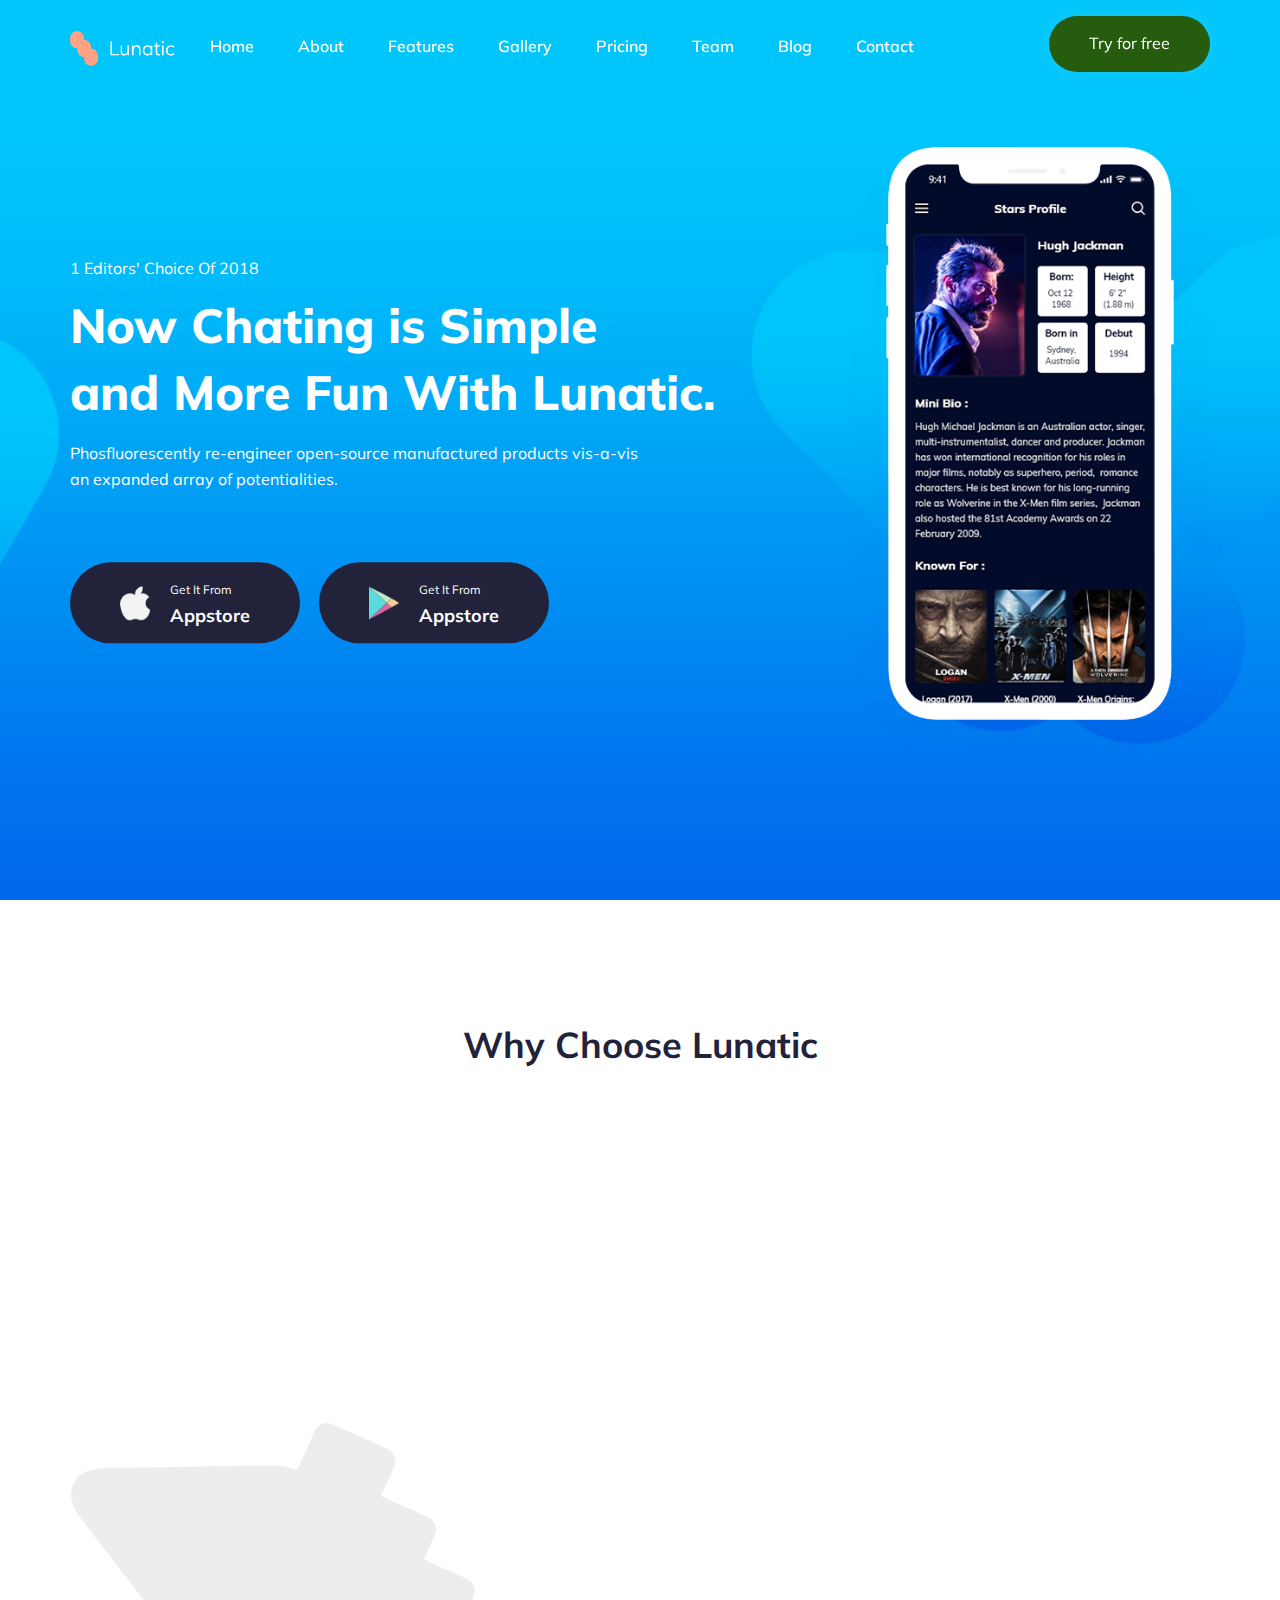
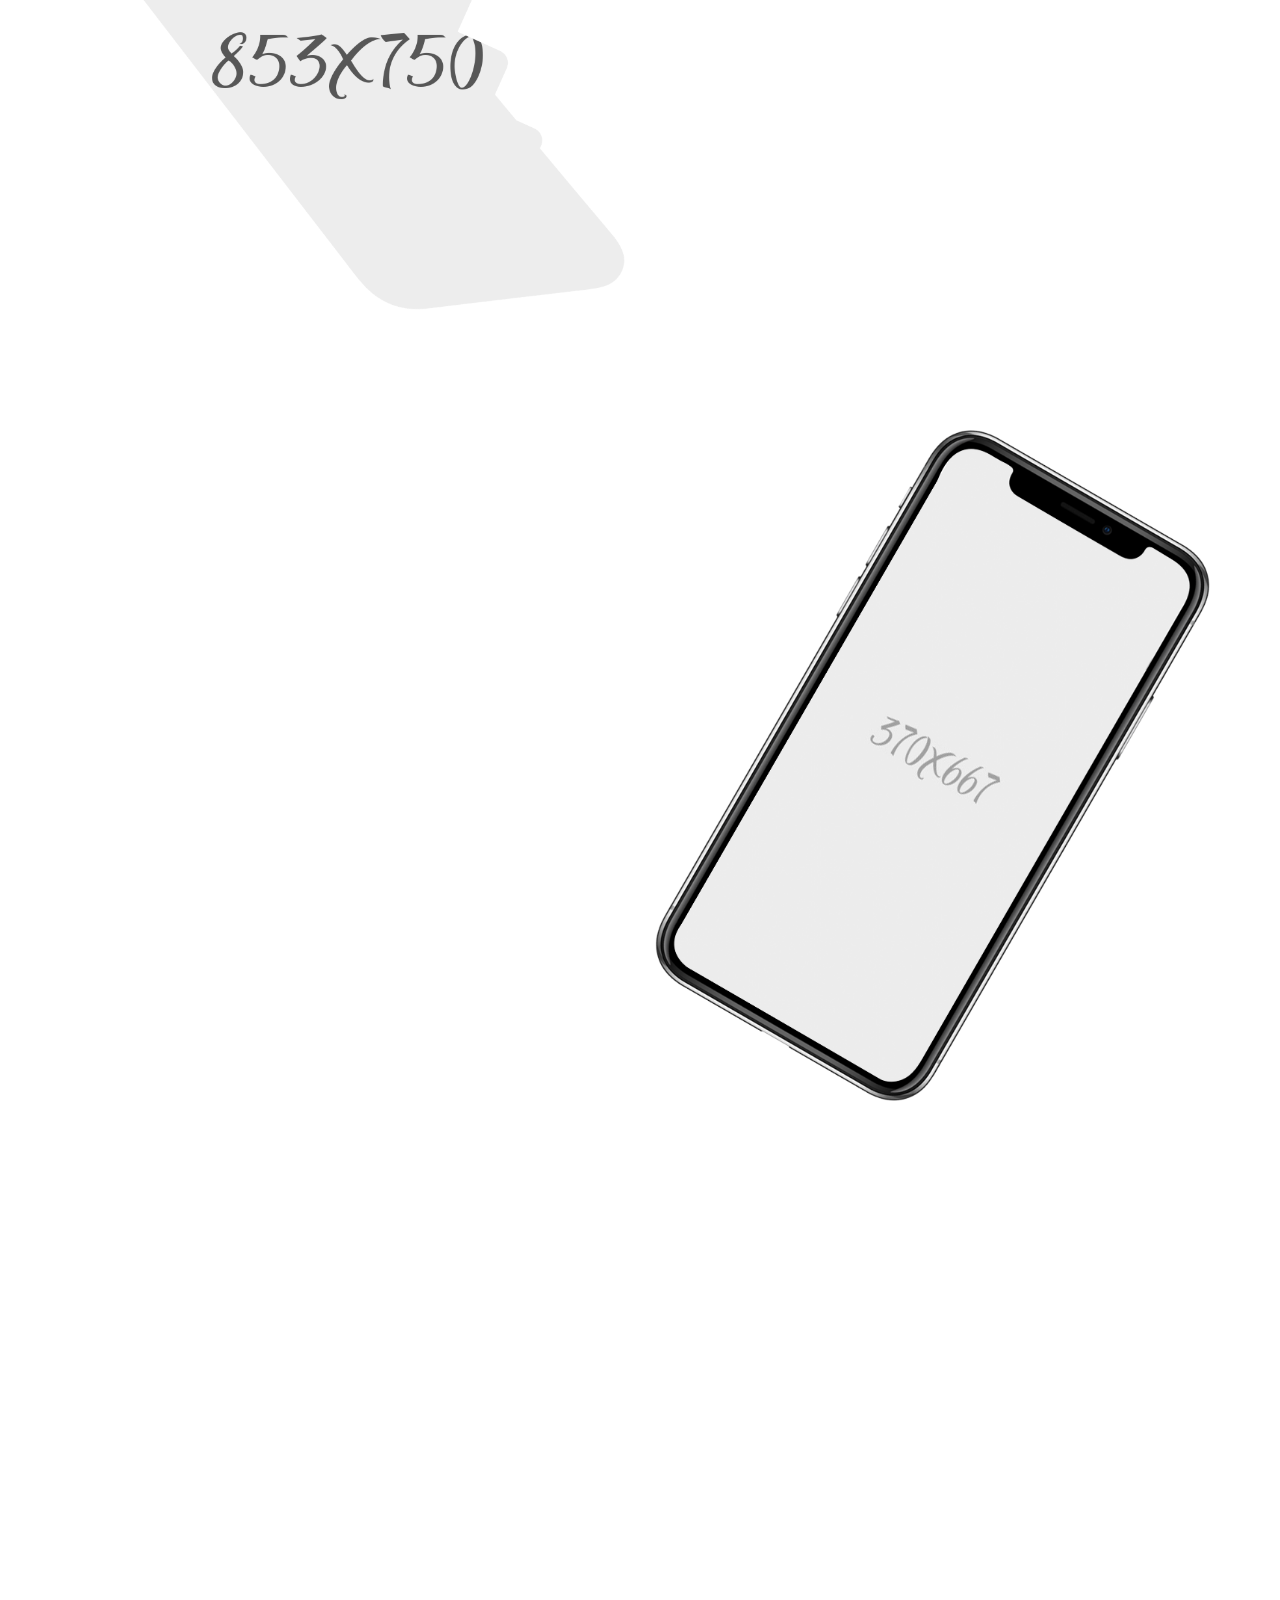
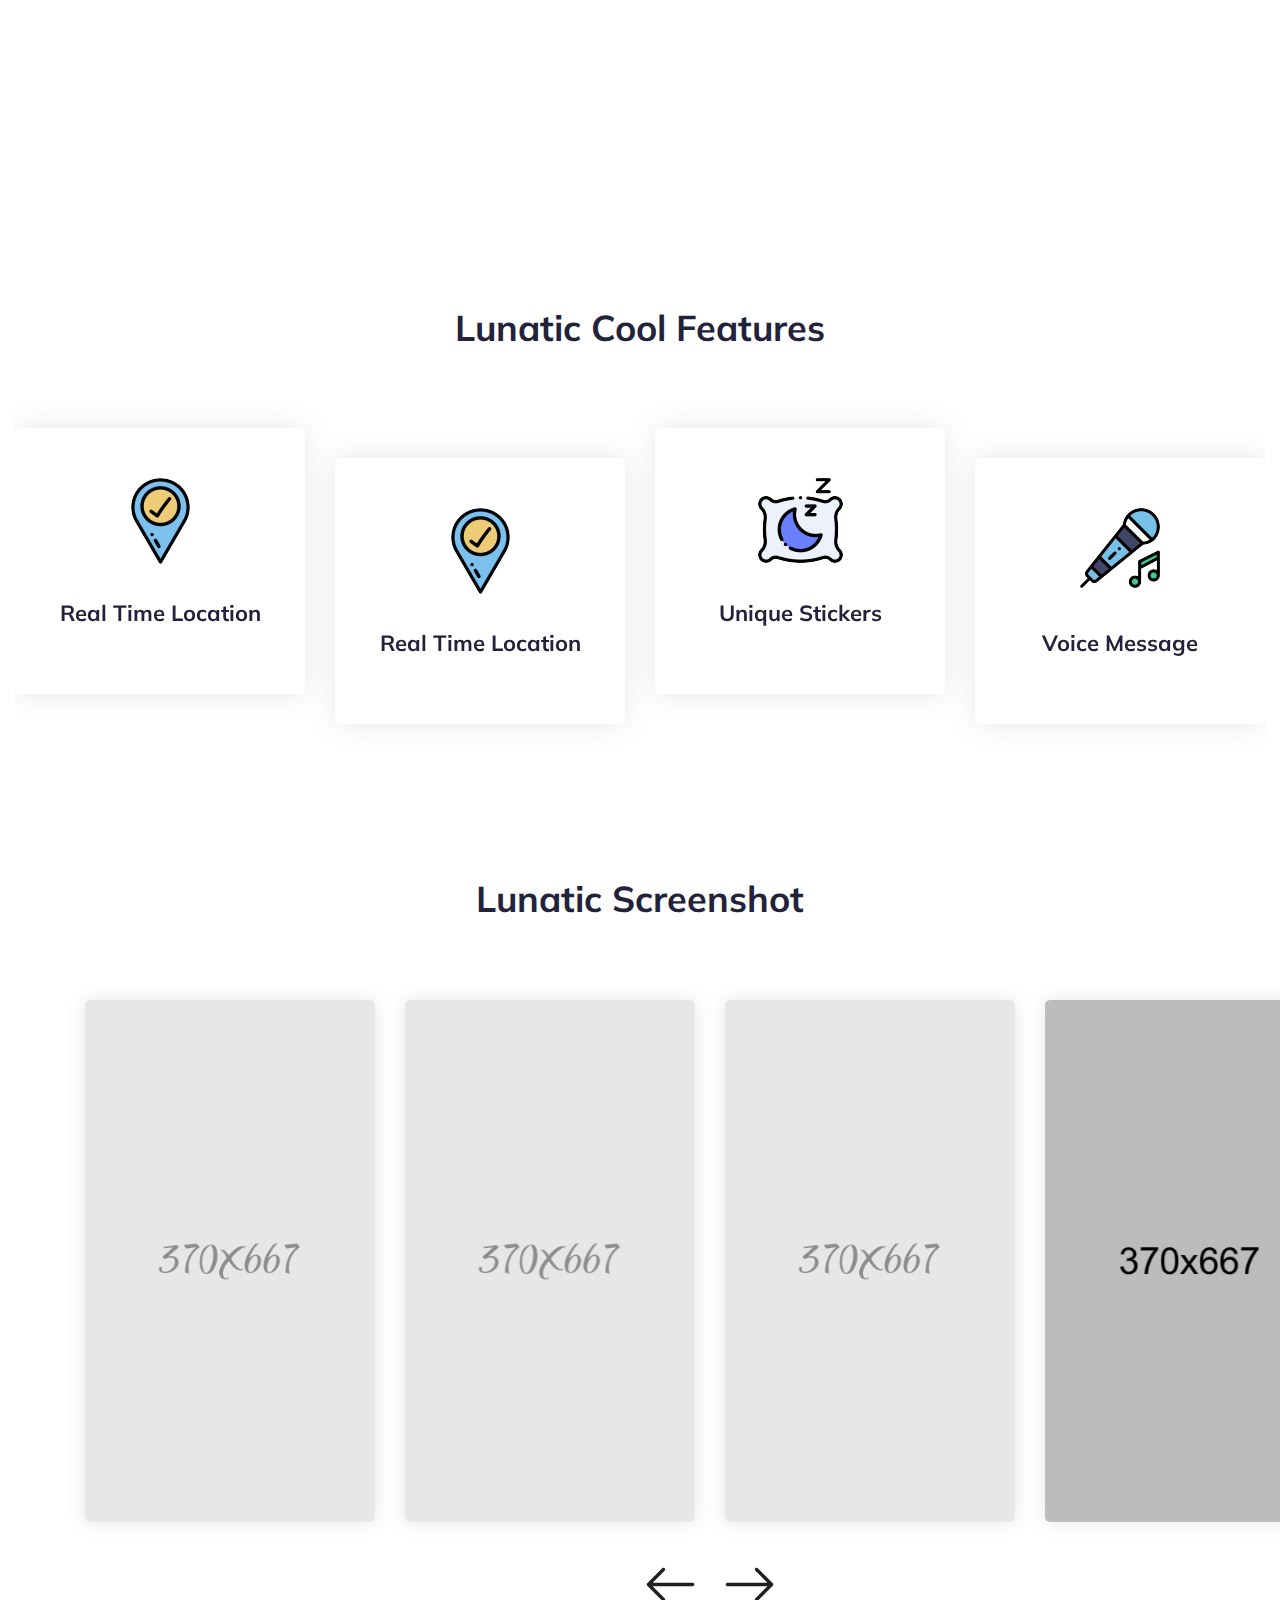
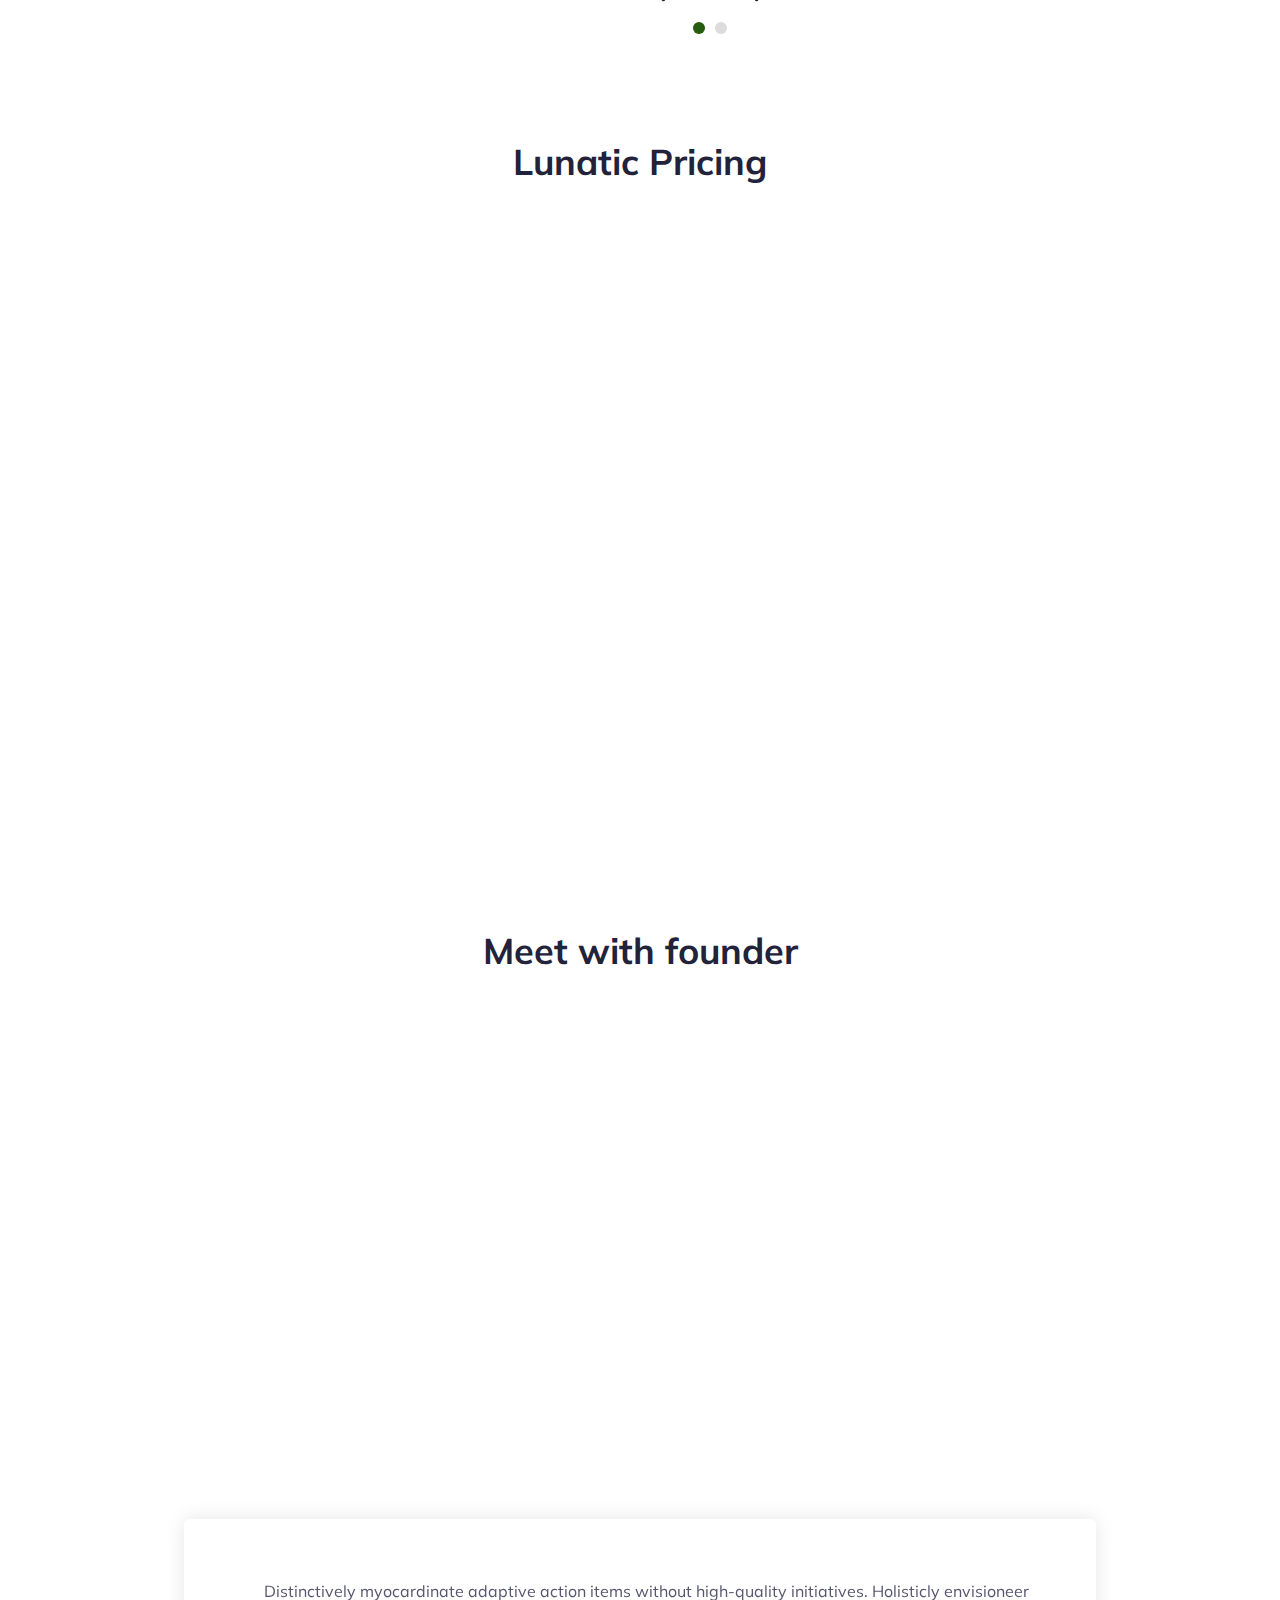
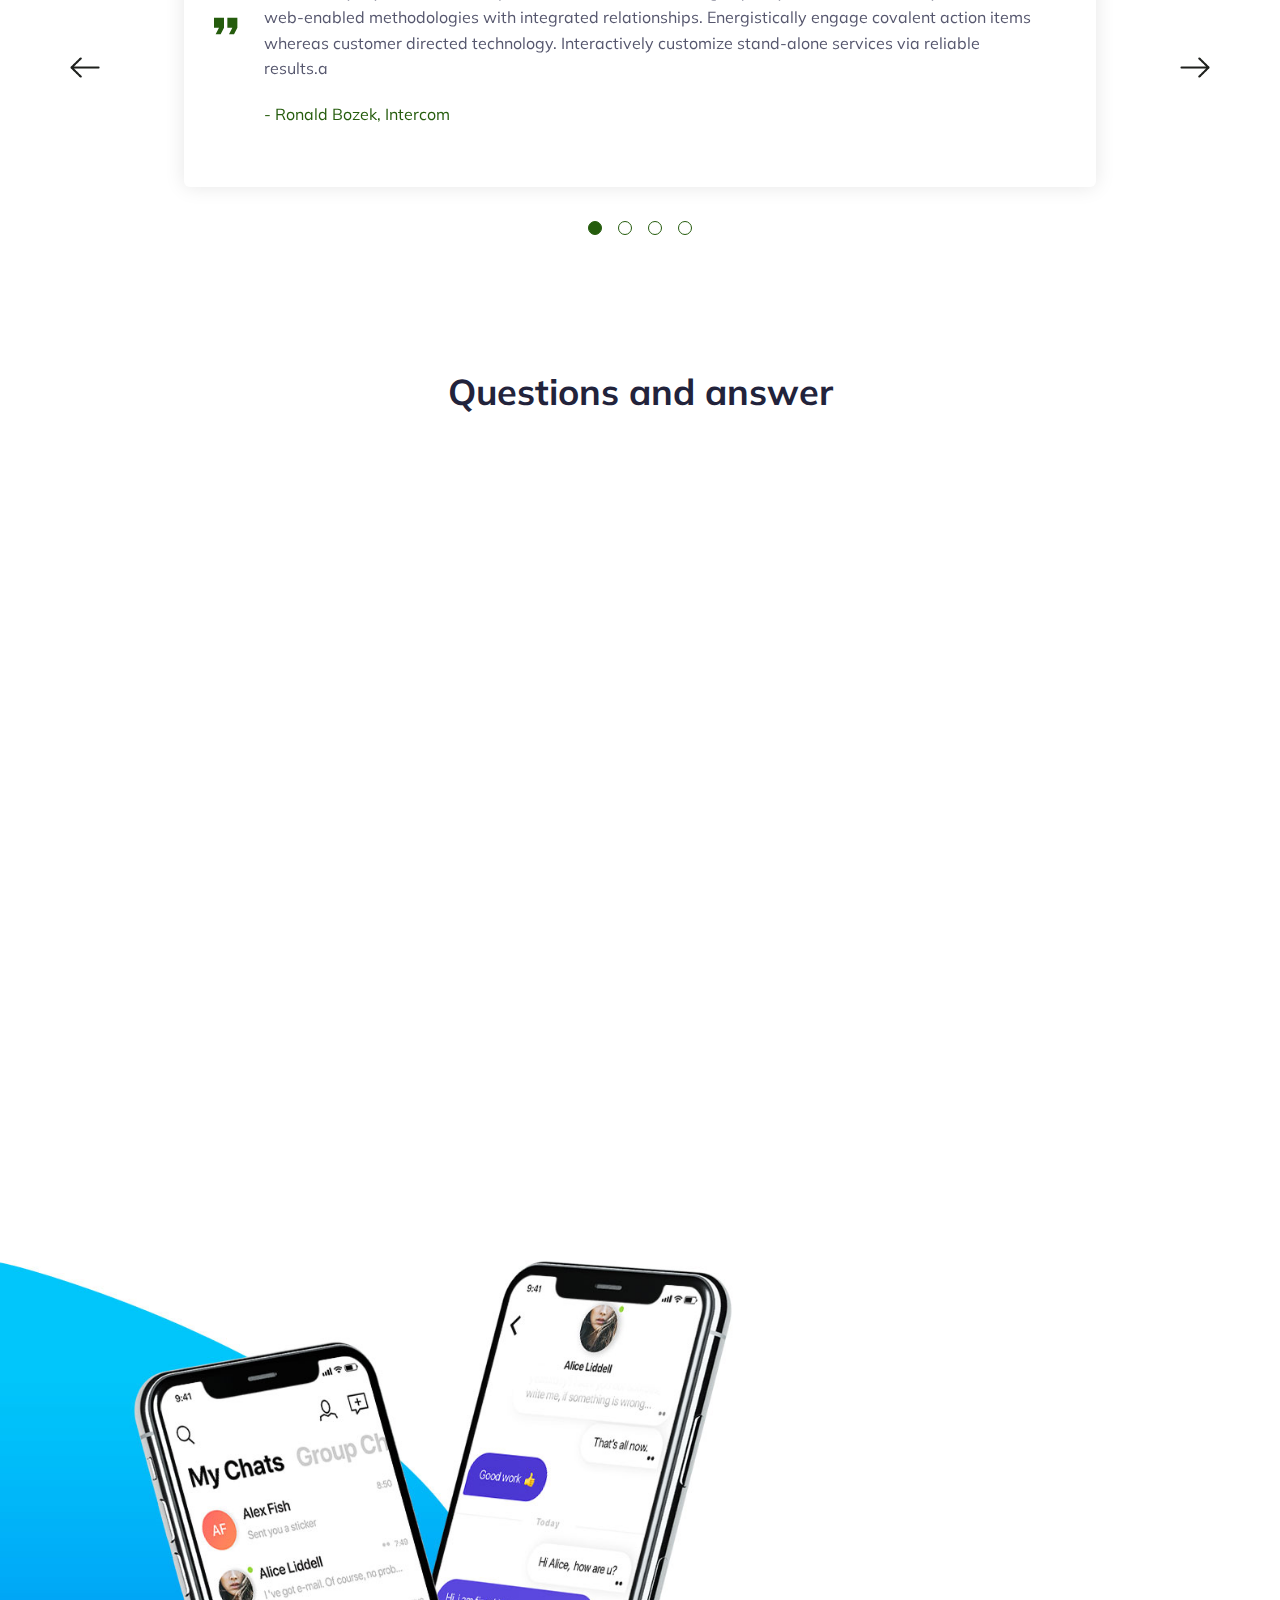
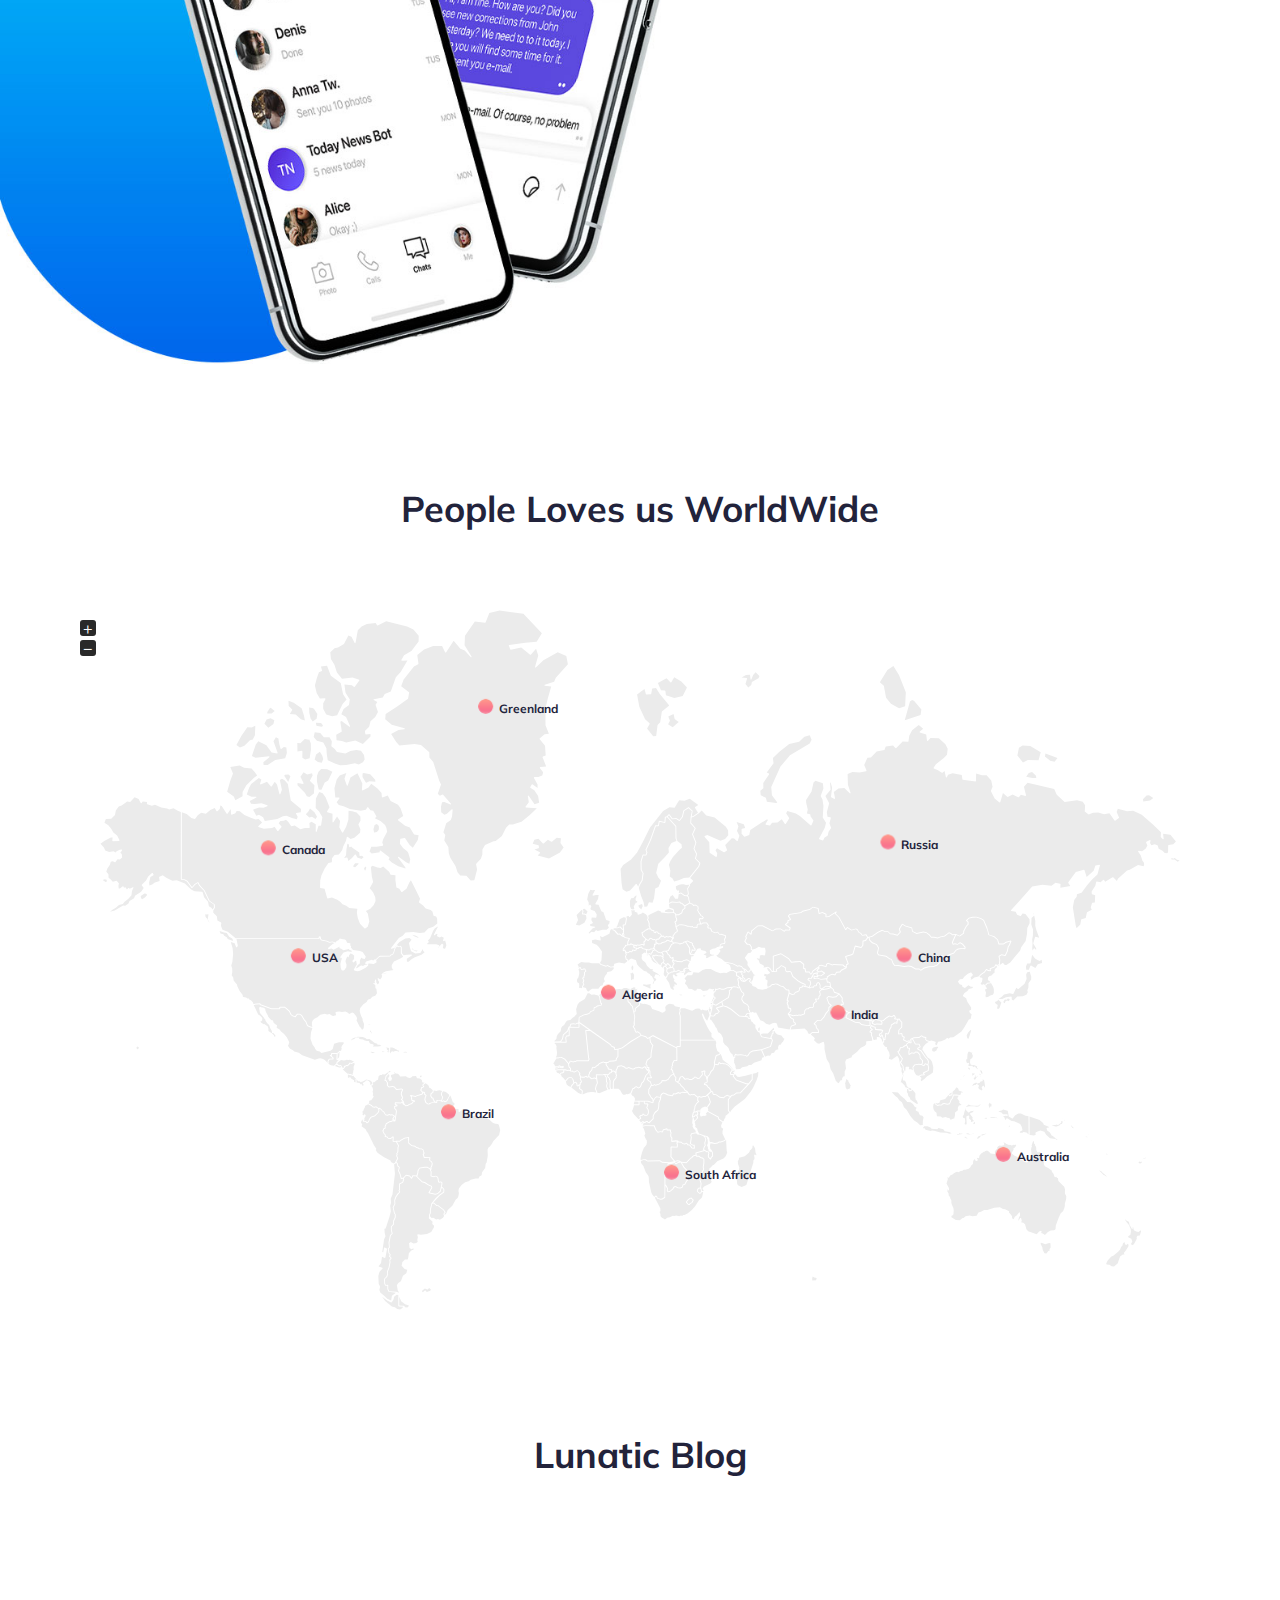
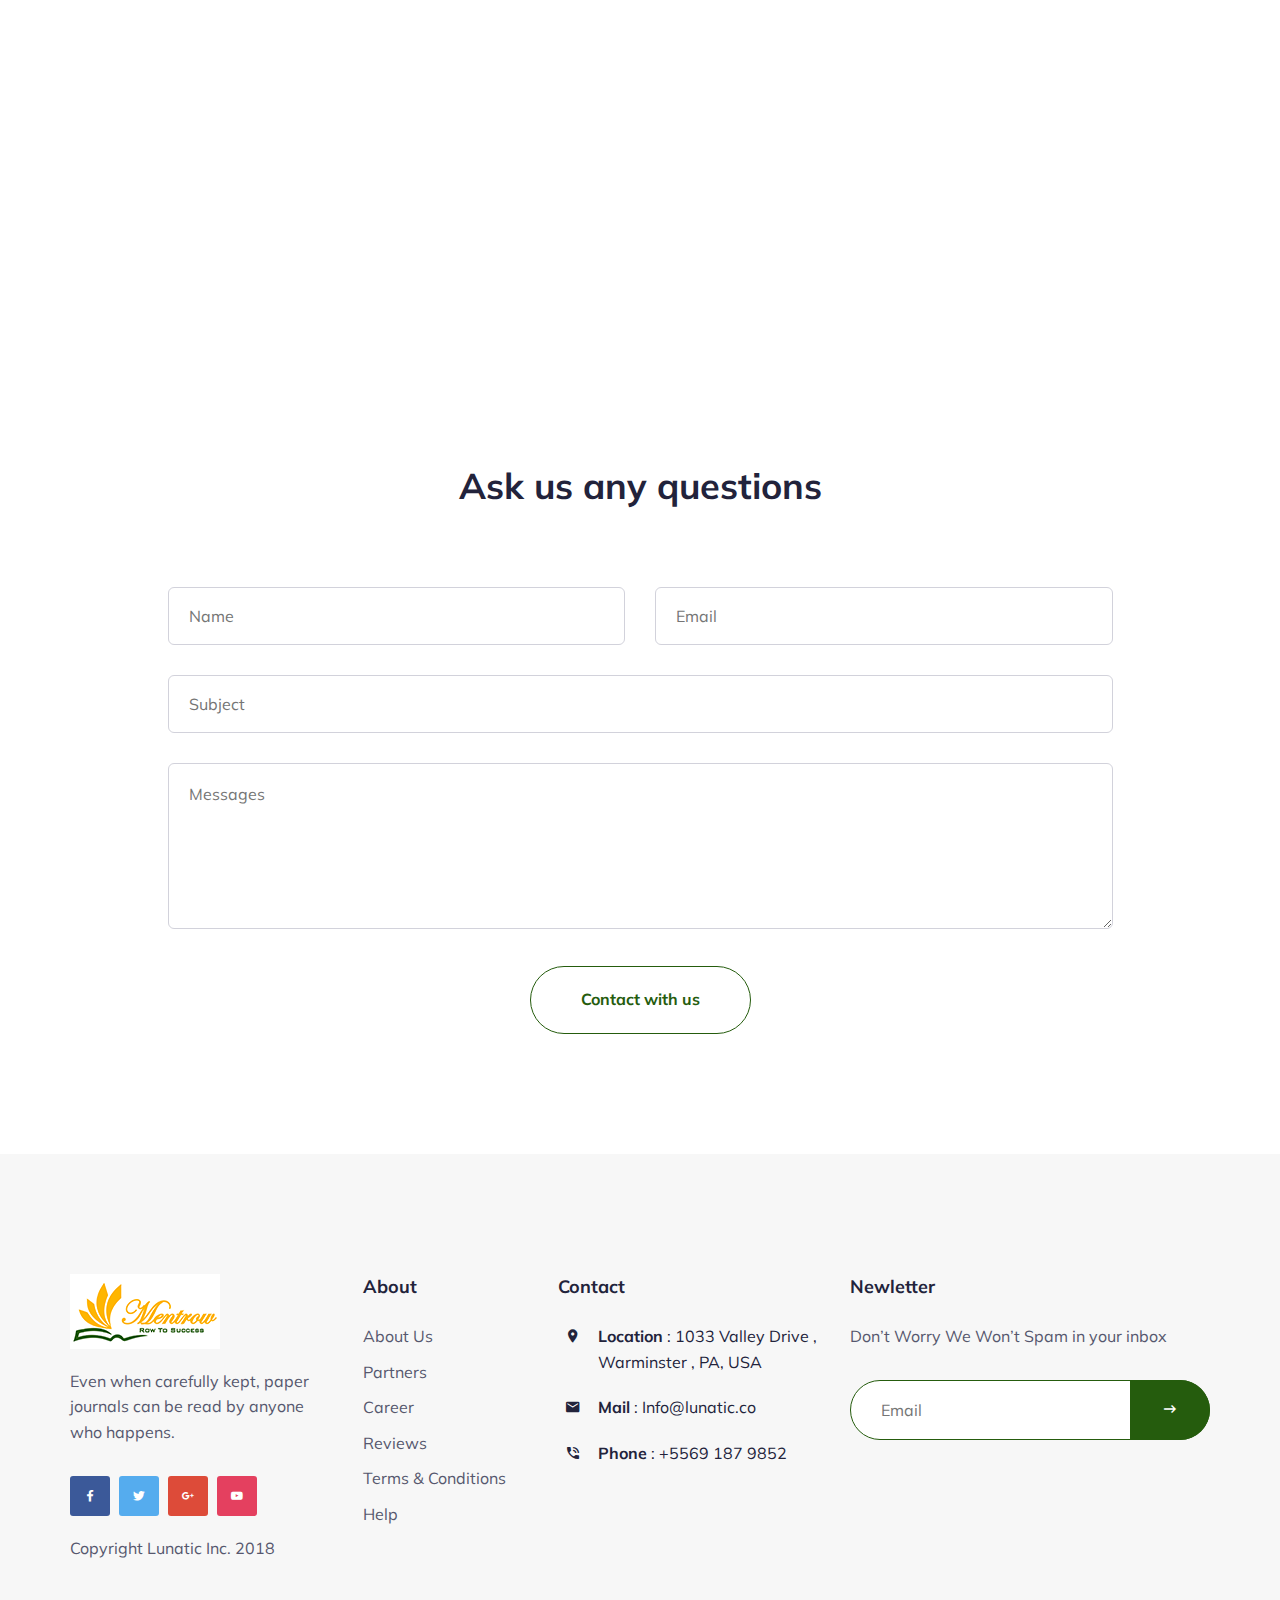
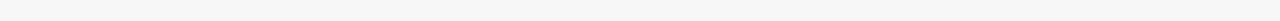
<file: public/index-2.html>
<!doctype html>
<html class="no-js" lang="zxx">

<head>
    <meta charset="utf-8">
    <meta name="author" content="Ashekur Rahman">
    <meta name="description" content="">
    <meta name="keywords" content="HTML,CSS,XML,JavaScript">
    <meta http-equiv="x-ua-compatible" content="ie=edge">
    <meta name="viewport" content="width=device-width, initial-scale=1.0">
    <!-- Title -->
    <title>Lunatic Apps Landing Page</title>
    <!-- Place favicon.ico in the root directory -->
    <link rel="apple-touch-icon" href="images/apple-touch-icon.png">
    <link rel="shortcut icon" type="image/ico" href="images/favicon.ico" />
    <!-- Plugin-CSS -->
    <link rel="stylesheet" href="css/bootstrap.min.css">
    <link rel="stylesheet" href="css/owl.carousel.min.css">
    <link rel="stylesheet" href="css/material-design-iconic-font.min.css">
    <link rel="stylesheet" href="css/magnific-popup.css">
    <link rel="stylesheet" href="css/animate.css">
    <link rel="stylesheet" href="css/jquery-jvectormap-2.0.3.css">
    <!-- Main-Stylesheets -->
    <link rel="stylesheet" href="css/normalize.css">
    <link rel="stylesheet" href="style.css">
    <link rel="stylesheet" href="css/responsive.css">
    <script src="js/vendor/modernizr-2.8.3.min.js"></script>
    <!--[if lt IE 9]>
        <script src="//oss.maxcdn.com/html5shiv/3.7.2/html5shiv.min.js"></script>
        <script src="//oss.maxcdn.com/respond/1.4.2/respond.min.js"></script>
    <![endif]-->
</head>

<body class="home2" data-spy="scroll" data-target=".mainmenu-area">
    <!-- Preloader-content -->
    <div class="preloade">
        <span><i class="zmdi zmdi-compass"></i></span>
    </div>
    <!-- Main-Menu-Area -->
    <nav class="navbar mainmenu-area transparent" data-spy="affix" data-offset-top="200">
        <div class="container">
            <div class="navbar-header">
                <button type="button" class="navbar-toggle" data-toggle="collapse" data-target="#mainmenu">
                    <span class="icon-bar"></span>
                    <span class="icon-bar"></span>
                    <span class="icon-bar"></span>
                </button>
                <a class="navbar-brand" href="#"><img src="images/logo-white.png" alt=""></a>
            </div>
            <div class="collapse navbar-collapse" id="mainmenu">
                <div class="navbar-header navbar-right">
                    <a href="#" class="navbar-bttn active">Try for free</a>
                </div>
                <ul class="nav navbar-nav navbar-left">
                    <li class="active"><a href="#home-page">Home</a></li>
                    <li><a href="#about-page">About</a></li>
                    <li><a href="#feature-page">Features</a></li>
                    <li><a href="#gallery-page">Gallery</a></li>
                    <li><a href="#price-page">Pricing</a></li>
                    <li><a href="#team-page">Team</a></li>
                    <li><a href="#blog-page">Blog</a></li>
                    <li><a href="#contact-page">Contact</a></li>
                </ul>

            </div>
        </div>
    </nav>
    <!-- Main-Menu-Area / -->
    <!-- header-Area -->
    <header class="header-area" id="home-page">
        <div class="vcenter">
            <div class="container">
                <div class="row row-middle">
                    <div class="col-xs-12 col-sm-9 col-md-7">
                        <p class="text-error wow fadeInUp" data-wow-delay="0.2s">1 Editors' Choice Of 2018</p>
                        <h1 class="headline wow fadeInUp" data-wow-delay="0.4s">Now Chating is Simple <br> and More Fun With Lunatic.</h1>
                        <p class="wow fadeInUp" data-wow-delay="0.6s">Phosfluorescently re-engineer open-source manufactured products vis-a-vis <br> an expanded array of potentialities.</p>
                        <div class="space-30 hidden-xs"></div>
                        <div class="space-30"></div>
                        <a href="#" class="bttn-icon wow fadeIn" data-wow-delay="0.8s">
                            <span class="bttn-content">
                                <span class="icon">
                                   <img src="images/app-store.png" alt="">
                                </span>
                                <small>Get It From </small>
                                <strong>Appstore</strong>
                            </span>
                        </a>
                        <div class="space-30 hidden visible-xs"></div>
                        <a href="#" class="bttn-icon wow fadeIn" data-wow-delay="1s">
                            <span class="bttn-content">
                                <span class="icon">
                                    <img src="images/play-store.png" alt="">
                                </span>
                                <small>Get It From </small>
                                <strong>Appstore</strong>
                            </span>
                        </a>
                    </div>
                    <div class="hidden-xs col-sm-3 col-md-4 col-md-offset-1">
                        <img src="images/home-mobile-2.png" alt="">
                    </div>
                </div>
            </div>
        </div>
    </header>
    <!-- header-Area / -->
    <!-- Service-Area -->
    <section class="service-area section-padding-top" id="about-page">
        <div class="container">
            <div class="row">
                <div class="col-xs-12 text-center">
                    <h3 class="page-title">Why Choose Lunatic</h3>
                    <div class="space-60"></div>
                </div>
            </div>
            <div class="row">
                <div class="col-xs-12 col-sm-4 wow fadeInUp" data-wow-delay="0.3s">
                    <div class="single-service">
                        <div class="service-icon">
                            <img src="images/service-icon-1.png" alt="service icon">
                        </div>
                        <h3 class="service-title">Chat With Groups</h3>
                        <p>Writers and stars of Veep have responded incredulously to the news an Australian politician required stitches way.</p>
                    </div>
                </div>
                <div class="col-xs-12 col-sm-4 wow fadeInUp" data-wow-delay="0.5s">
                    <div class="single-service">
                        <div class="service-icon">
                            <img src="images/service-icon-2.png" alt="service icon">
                        </div>
                        <h3 class="service-title">Globally Chat</h3>
                        <p>Writers and stars of Veep have responded incredulously to the news an Australian politician required stitches way.</p>
                    </div>
                </div>
                <div class="col-xs-12 col-sm-4 wow fadeInUp" data-wow-delay="0.7s">
                    <div class="single-service">
                        <div class="service-icon">
                            <img src="images/service-icon-3.png" alt="service icon">
                        </div>
                        <h3 class="service-title">Totally Free</h3>
                        <p>Writers and stars of Veep have responded incredulously to the news an Australian politician required stitches way.</p>
                    </div>
                </div>
            </div>
        </div>
    </section>
    <!-- Service-Area / -->
    <!-- About-Area -->
    <section class="social-area section-pd-top-2">
        <div class="container">
            <div class="row">
                <div class="hidden-xs col-sm-6 col-lg-6">
                    <img src="images/mobile-1.png" alt="">
                </div>
                <div class="col-xs-12 col-sm-6 col-md-6 col-lg-5 col-lg-offset-1">
                    <div class="social-logo wow fadeInUp" data-wow-delay="0.3s">
                        <img src="images/about-logo.png" alt="">
                    </div>
                    <h3 class="page-title wow fadeInUp" data-wow-delay="0.5s">Integrated Social Network</h3>
                    <p class="wow fadeInUp" data-wow-delay="0.7s">You can now use all Social Network from this Lunatic app also. Writers and stars of Veep have responded incredulous to the news an Australian politician required stitches after knocking himself unconscious while laughing.</p>
                    <div class="space-30"></div>
                    <ul class="counter-boxes">
                        <li class=" wow fadeIn" data-wow-delay="0.9s">
                            <div class="counter">
                                <span class="count">2.5</span> B
                            </div>
                            <span class="title">User</span>
                        </li>
                        <li class=" wow fadeIn" data-wow-delay="1.1s">
                            <div class="counter">
                                <span class="count">2.6</span> B
                            </div>
                            <span class="title">Download</span>
                        </li>
                    </ul>
                </div>
            </div>
        </div>
    </section>
    <!-- About-Area / -->
    <!-- Network-Area -->
    <section class="network-area section-padding-top">
        <div class="container">
            <div class="row">
                <div class="col-xs-12 col-sm-6">
                    <div class="social-logo wow fadeInUp" data-wow-delay="0.3s">
                        <img src="images/about-logo.png" alt="">
                    </div>
                    <h3 class="page-title wow fadeInUp" data-wow-delay="0.5s">High Quality Video Chating</h3>
                    <p class=" wow fadeInUp" data-wow-delay="0.7s">You can now use all Social Network from this Lunatic app also. Writers and stars of Veep have responded incredulous to the news an Australian politician required stitches after knocking himself unconscious while laughing.</p>
                    <div class="space-30"></div>
                    <ul class="counter-boxes">
                        <li class=" wow fadeInUp" data-wow-delay="0.9s">
                            <div class="counter">
                                <span class="count">250</span> K
                            </div>
                            <span class="title">Reviews</span>
                        </li>
                        <li class=" wow fadeInUp" data-wow-delay="1.1s">
                            <div class="counter">
                                <span class="count">2.6</span> B
                            </div>
                            <span class="title">Download</span>
                        </li>
                    </ul>
                </div>
                <div class="hidden-xs col-sm-6">
                    <img src="images/network-bg.png" alt="">
                </div>
            </div>
        </div>
    </section>
    <!-- Network-Area / -->
    <!-- Vedio-Area -->
    <div id="video-area" class="section-padding-top">
        <div class="container">
            <div class="row">
                <div class="col-xs-12 col-md-8 col-md-offset-2 text-center">
                    <div class="video-box wow fadeIn" data-wow-delay="0.3s">
                        <a href="https://www.youtube.com/watch?v=8BAhwgjMvnM" class="play-bttn popup">
                            <i class="zmdi zmdi-play"></i>
                        </a>
                        <figure class="video-photo">
                            <img src="images/video-img.jpg" alt="">
                        </figure>
                    </div>
                </div>
            </div>
        </div>
    </div>
    <!-- Vedio-Area / -->
    <!-- Feature-Area -->
    <section class="feature-area section-padding-top" id="feature-page">
        <div class="container-fluid">
            <div class="row">
                <div class="col-xs-12 text-center">
                    <h3 class="page-title">Lunatic Cool Features</h3>
                    <div class="space-30"></div>
                </div>
            </div>
            <div class="row">
                <div class="col-xs-12 features">
                    <div class="single-feature">
                        <div class="feature-icon">
                            <img src="images/feature-1.png" alt="">
                        </div>
                        <h4 class="title">Real Time Location</h4>
                    </div>
                    <div class="single-feature">
                        <div class="feature-icon">
                            <img src="images/feature-1.png" alt="">
                        </div>
                        <h4 class="title">Real Time Location</h4>
                    </div>
                    <div class="single-feature">
                        <div class="feature-icon">
                            <img src="images/feature-2.png" alt="">
                        </div>
                        <h4 class="title">Unique Stickers</h4>
                    </div>
                    <div class="single-feature">
                        <div class="feature-icon">
                            <img src="images/feature-3.png" alt="">
                        </div>
                        <h4 class="title">Voice Message</h4>
                    </div>
                    <div class="single-feature">
                        <div class="feature-icon">
                            <img src="images/feature-4.png" alt="">
                        </div>
                        <h4 class="title">Live Conference</h4>
                    </div>
                    <div class="single-feature">
                        <div class="feature-icon">
                            <img src="images/feature-5.png" alt="">
                        </div>
                        <h4 class="title">HD Video Chat</h4>
                    </div>
                    <div class="single-feature">
                        <div class="feature-icon">
                            <img src="images/feature-1.png" alt="">
                        </div>
                        <h4 class="title">Real Time Location</h4>
                    </div>
                    <div class="single-feature">
                        <div class="feature-icon">
                            <img src="images/feature-2.png" alt="">
                        </div>
                        <h4 class="title">Unique Stickers</h4>
                    </div>
                    <div class="single-feature">
                        <div class="feature-icon">
                            <img src="images/feature-3.png" alt="">
                        </div>
                        <h4 class="title">Voice Message</h4>
                    </div>
                    <div class="single-feature">
                        <div class="feature-icon">
                            <img src="images/feature-4.png" alt="">
                        </div>
                        <h4 class="title">Live Conference</h4>
                    </div>
                    <div class="single-feature">
                        <div class="feature-icon">
                            <img src="images/feature-5.png" alt="">
                        </div>
                        <h4 class="title">HD Video Chat</h4>
                    </div>
                    <div class="single-feature">
                        <div class="feature-icon">
                            <img src="images/feature-6.png" alt="">
                        </div>
                        <h4 class="title">Animated Emoji</h4>
                    </div>
                </div>
            </div>
        </div>
    </section>
    <!-- Feature-Area / -->
    <!-- Gallery-Area -->
    <section class="gallery-area section-padding-top" id="gallery-page">
        <div class="container">
            <div class="row">
                <div class="col-xs-12 text-center">
                    <h3 class="page-title">Lunatic Screenshot</h3>
                    <div class="space-30"></div>
                </div>
            </div>
            <div class="row">
                <div class="col-xs-12">
                    <div class="gallery full-width">
                        <div class="item">
                            <img src="images/apps-screen-1.jpg" alt="">
                        </div>
                        <div class="item">
                            <img src="images/apps-screen-2.jpg" alt="">
                        </div>
                        <div class="item">
                            <img src="images/apps-screen-3.jpg" alt="">
                        </div>
                        <div class="item">
                            <img src="images/apps-screen-4.jpg" alt="">
                        </div>
                        <div class="item">
                            <img src="images/apps-screen-2.jpg" alt="">
                        </div>
                        <div class="item">
                            <img src="images/apps-screen-1.jpg" alt="">
                        </div>
                        <div class="item">
                            <img src="images/apps-screen-3.jpg" alt="">
                        </div>
                    </div>
                </div>
            </div>
        </div>
    </section>
    <!-- Gallery-Area / -->
    <!-- Price-Area -->
    <section class="price-area section-pd-top-2" id="price-page">
        <div class="container">
            <div class="row">
                <div class="col-xs-12 text-center">
                    <h3 class="page-title">Lunatic Pricing</h3>
                    <div class="space-60"></div>
                </div>
            </div>
            <div class="row">
                <div class="col-xs-12 col-sm-4">
                    <div class="price-box wow fadeInUp" data-wow-delay="0.3s">
                        <div class="price-icon">
                            <img src="images/price-icon-1.png" alt="">
                        </div>
                        <h4 class="title">Personal</h4>
                        <ul>
                            <li>24 Hours Support</li>
                            <li>All Over the World</li>
                            <li>Customer Managment</li>
                            <li>Unlimited</li>
                        </ul>
                        <h3 class="price-rate">$9/M</h3>
                        <a href="# " class="bttn-default">Get Started</a>
                    </div>
                </div>
                <div class="col-xs-12 col-sm-4">
                    <div class="price-box wow fadeInUp" data-wow-delay="0.6s">
                        <div class="price-icon">
                            <img src="images/price-icon-2.png" alt="">
                        </div>
                        <h4 class="title">Small Team</h4>
                        <ul>
                            <li>24 Hours Support</li>
                            <li>All Over the World</li>
                            <li>Customer Managment</li>
                            <li>Custom Profile Screen</li>
                            <li>Business &amp; Financ Analysing</li>
                        </ul>
                        <h3 class="price-rate">$29/M</h3>
                        <a href="# " class="bttn-default">Get Started</a>
                    </div>
                </div>
                <div class="col-xs-12 col-sm-4">
                    <div class="price-box wow fadeInUp" data-wow-delay="0.9s">
                        <div class="price-icon">
                            <img src="images/price-3.png" alt="">
                        </div>
                        <h4 class="title">Enterprice</h4>
                        <ul>
                            <li>24 Hours Support</li>
                            <li>All Over the World</li>
                            <li>Customer Managment</li>
                            <li>Business &amp; Financ Analysing</li>
                            <li>Custom Profile Screen</li>
                            <li>Unlimited Tires</li>
                        </ul>
                        <h3 class="price-rate">$49/M</h3>
                        <a href="# " class="bttn-default">Get Started</a>
                    </div>
                </div>
            </div>
        </div>
    </section>
    <!-- Price-Area / -->
    <!-- Team-Area -->
    <section id="team-page" class="section-pd-top-2">
        <div class="container">
            <div class="row">
                <div class="col-xs-12 text-center">
                    <h3 class="page-title">Meet with founder</h3>
                    <div class="space-60"></div>
                </div>
            </div>
            <div class="row">
                <div class="col-xs-12 col-sm-3">
                    <div class="single-team wow fadeInUp" data-wow-delay="0.3s">
                        <figure class="team-photo">
                            <img src="images/team-1.png" alt="">
                        </figure>
                        <div class="team-content">
                            <h4 class="name">Kerri Reece</h4>
                            <div class="position">Founder, Lunatic</div>
                        </div>
                    </div>
                </div>
                <div class="col-xs-12 col-sm-3">
                    <div class="single-team wow fadeInUp" data-wow-delay="0.5s">
                        <figure class="team-photo">
                            <img src="images/team-3.png" alt="">
                        </figure>
                        <div class="team-content">
                            <h4 class="name">Kerri Reece</h4>
                            <div class="position">Founder, Lunatic</div>
                        </div>
                    </div>
                </div>
                <div class="col-xs-12 col-sm-3">
                    <div class="single-team wow fadeInUp" data-wow-delay="0.7s">
                        <figure class="team-photo">
                            <img src="images/team-2.png" alt="">
                        </figure>
                        <div class="team-content">
                            <h4 class="name">Kerri Reece</h4>
                            <div class="position">Founder, Lunatic</div>
                        </div>
                    </div>
                </div>
                <div class="col-xs-12 col-sm-3">
                    <div class="single-team wow fadeInUp" data-wow-delay="0.9s">
                        <figure class="team-photo">
                            <img src="images/team-4.png" alt="">
                        </figure>
                        <div class="team-content">
                            <h4 class="name">Kerri Reece</h4>
                            <div class="position">Founder, Lunatic</div>
                        </div>
                    </div>
                </div>
            </div>
        </div>
    </section>
    <!-- Team-Area / -->
    <!-- Testimonial-Area -->
    <div class="section-pd-top-2" id="testimonial">
        <div class="container">
            <div class="row">
                <div class="col-xs-12">
                    <div class="testimonials">
                        <div class="single-testimonial">
                            <p>Distinctively myocardinate adaptive action items without high-quality initiatives. Holisticly envisioneer web-enabled methodologies with integrated relationships. Energistically engage covalent action items whereas customer directed technology. Interactively customize stand-alone services via reliable results.a</p>
                            <span class="client-name">- Ronald Bozek, Intercom</span>
                        </div>
                        <div class="single-testimonial">
                            <p>Distinctively myocardinate adaptive action items without high-quality initiatives. Holisticly envisioneer web-enabled methodologies with integrated relationships. Energistically engage covalent action items whereas customer directed technology. Interactively customize stand-alone services via reliable results.a</p>
                            <span class="client-name">- Ronald Bozek, Intercom</span>
                        </div>
                        <div class="single-testimonial">
                            <p>Distinctively myocardinate adaptive action items without high-quality initiatives. Holisticly envisioneer web-enabled methodologies with integrated relationships. Energistically engage covalent action items whereas customer directed technology. Interactively customize stand-alone services via reliable results.a</p>
                            <span class="client-name">- Ronald Bozek, Intercom</span>
                        </div>
                        <div class="single-testimonial">
                            <p>Distinctively myocardinate adaptive action items without high-quality initiatives. Holisticly envisioneer web-enabled methodologies with integrated relationships. Energistically engage covalent action items whereas customer directed technology. Interactively customize stand-alone services via reliable results.a</p>
                            <span class="client-name">- Ronald Bozek, Intercom</span>
                        </div>
                    </div>
                </div>
            </div>
        </div>
    </div>
    <!-- Testimonial-Area / -->
    <!-- FAQ-Area -->
    <section id="faq" class="section-padding">
        <div class="container">
            <div class="row">
                <div class="col-xs-12 text-center">
                    <h3 class="page-title">Questions and answer</h3>
                    <div class="space-60"></div>
                </div>
            </div>
            <div class="row ms-items">
                <div class="col-xs-12 col-sm-6 ms-item">
                    <div class="single-faq wow fadeInUp" data-wow-delay="0.2s">
                        <h5 class="title">What is your favorite fruit?</h5>
                        <p>The recording starts with the patter of a summer squall. Later, a drifting tone like that of a not-quite-tuned-in radio station rises and for a while drowns out the patter. </p>
                    </div>
                </div>
                <div class="col-xs-12 col-sm-6 ms-item">
                    <div class="single-faq wow fadeInUp" data-wow-delay="0.4s">
                        <h5 class="title">Do you have nice handwriting?</h5>
                        <p>The recording starts with the patter of a summer squall. Later, a drifting tone like that of a not-quite-tuned-in radio station rises and for a while drowns out the patter. </p>
                    </div>
                </div>
                <div class="col-xs-12 col-sm-6 ms-item">
                    <div class="single-faq wow fadeInUp" data-wow-delay="0.6s">
                        <h5 class="title">Have you ever fainted?</h5>
                        <p>The recording starts with the patter of a summer squall. Later, a drifting tone like that of a not-quite-tuned-in radio station rises and for a while drowns out the patter. </p>
                    </div>
                </div>
                <div class="col-xs-12 col-sm-6 ms-item">
                    <div class="single-faq wow fadeInUp" data-wow-delay="0.8s">
                        <h5 class="title">Have you ever fainted?</h5>
                        <p>The recording starts with the patter of a summer squall. Later, a drifting tone like that of a not-quite-tuned-in radio station rises and for a while drowns out the patter. </p>
                    </div>
                </div>
                <div class="col-xs-12 col-sm-6 ms-item">
                    <div class="single-faq wow fadeInUp" data-wow-delay="1s">
                        <h5 class="title">Which do you like better, book or eBook?</h5>
                        <p>The recording starts with the patter of a summer squall. Later, a drifting tone like that of a not-quite-tuned-in radio station rises and for a while drowns out the patter. </p>
                    </div>
                </div>
                <div class="col-xs-12 col-sm-6 ms-item">
                    <div class="single-faq wow fadeInUp" data-wow-delay="1.2s">
                        <h5 class="title">What is your favorite comedy?</h5>
                        <p>The recording starts with the patter of a summer squall. Later, a drifting tone like that of a not-quite-tuned-in radio station. </p>
                    </div>
                </div>
            </div>
        </div>
    </section>
    <!-- FAQ-Area / -->
    <!-- Download-Area -->
    <section class="download-area section-padding">
        <div class="container">
            <div class="row">
                <div class="col-xs-12 col-md-8 col-lg-6 pull-right section-padding">
                    <h3 class="page-title wow fadeInUp" data-wow-delay="0.3s">Download Our free Lunatic App</h3>
                    <p class=" wow fadeInUp" data-wow-delay="0.5s">Take your journal wherever you go with our apps for iPhone, iPad, and Android phones &amp; tablets.</p>
                    <div class="space-30"></div>
                    <a href="#" class="bttn-icon red-hover wow fadeIn" data-wow-delay="0.7s">
                        <span class="bttn-content">
                            <span class="icon">
                               <img src="images/app-store.png" alt="">
                            </span>
                            <small>Get It From </small>
                            <strong>Appstore</strong>
                        </span>
                    </a>
                    <div class="space-30 hidden visible-xs"></div>
                    <a href="#" class="bttn-icon red-hover wow fadeIn" data-wow-delay="0.9s">
                        <span class="bttn-content">
                            <span class="icon">
                                <img src="images/play-store.png" alt="">
                            </span>
                            <small>Get It From </small>
                            <strong>Appstore</strong>
                        </span>
                    </a>
                </div>
            </div>
        </div>
    </section>
    <!-- Download-Area / -->
    <!-- Maps-Area -->
    <section class="maps-area section-padding-top">
        <div class="container">
            <div class="row">
                <div class="col-xs-12 text-center">
                    <h3 class="page-title">People Loves us WorldWide</h3>
                    <div class="space-60"></div>
                </div>
            </div>
            <div class="row">
                <div class="col-xs-12">
                    <div id="map"></div>
                </div>
            </div>
        </div>
    </section>
    <!-- Maps-Area / -->
    <!-- Blog-Area -->
    <section class="blog-area section-padding-top" id="blog-page">
        <div class="container">
            <div class="row">
                <div class="col-xs-12 text-center">
                    <h3 class="page-title">Lunatic Blog</h3>
                    <div class="space-60"></div>
                </div>
            </div>
            <div class="row">
                <div class="col-xs-12 col-sm-4">
                    <article class="blog-single wow fadeInUp" data-wow-delay="0.3s">
                        <div class="blog-photo">
                            <img src="images/blog-1.jpg" alt="">
                        </div>
                        <div class="blog-content">
                            <h5 class="title"><a href="#">Blazeon Scrambles to Police Content Amid Rapid Growth</a></h5>
                            <ul class="blog-meta">
                                <li><i class="zmdi zmdi-time"></i> January 12th, 2018</li>
                            </ul>
                        </div>
                    </article>
                </div>
                <div class="col-xs-12 col-sm-4">
                    <article class="blog-single wow fadeInUp" data-wow-delay="0.6s">
                        <div class="blog-photo">
                            <img src="images/blog-2.jpg" alt="">
                        </div>
                        <div class="blog-content">
                            <h5 class="title"><a href="#">Patturb and Waymo Duel at Key 
Hearing Over Driverless Car.</a></h5>
                            <ul class="blog-meta">
                                <li><i class="zmdi zmdi-time"></i> January 13th, 2018</li>
                            </ul>
                        </div>
                    </article>
                </div>
                <div class="col-xs-12 col-sm-4">
                    <article class="blog-single wow fadeInUp" data-wow-delay="0.9s">
                        <div class="blog-photo">
                            <img src="images/blog-3.jpg" alt="">
                        </div>
                        <div class="blog-content">
                            <h5 class="title"><a href="#">Updating Stored Credit Card 
Information for the App Store</a></h5>
                            <ul class="blog-meta">
                                <li><i class="zmdi zmdi-time"></i> January 15th, 2018</li>
                            </ul>
                        </div>
                    </article>
                </div>
            </div>
        </div>
    </section>
    <!-- Blog-Area / -->
    <!-- Contact-Form -->
    <section id="contact-page" class="section-padding">
        <div class="container">
            <div class="row">
                <div class="col-xs-12 text-center">
                    <h3 class="page-title">Ask us any questions</h3>
                    <div class="space-60"></div>
                </div>
            </div>
            <div class="row">
                <div class="col-xs-12 col-md-10 col-md-offset-1">
                    <form action="process.php" id="contact-form" method="post">
                        <div class="form-double">
                            <div class="form_group">
                                <input id="form-name" name="form-name" placeholder="Name" class="form_control" required="required">
                            </div>
                            <div class="form_group last">
                                <input type="email" id="form-email" name="form-email" placeholder="Email" required="required" class="form_control">
                            </div>
                        </div>
                        <input type="text" id="form-subject" name="form-subject" placeholder="Subject" class="form_control">
                        <textarea class="form_control" id="form-message" name="form-message" rows="5" placeholder="Messages" required="required"></textarea>
                        <div class="text-center">
                            <button class="bttn-default bttn-lg" type="submit">Contact with us</button>
                        </div>
                    </form>
                </div>
            </div>
        </div>
    </section>
    <!-- Contact-Form / -->
    <!-- Footer-Area -->
    <footer class="footer-area">
        <div class="container">
            <div class="row">
                <div class="col-xs-12 col-sm-3">
                    <img src="images/logo.png" alt="">
                    <div class="space-20"></div>
                    <p>Even when carefully kept, paper journals can be read by anyone who happens.</p>
                    <div class="space-20"></div>
                    <ul class="social-menu">
                        <li><a href="#"><i class="zmdi zmdi-facebook"></i></a></li>
                        <li><a href="#"><i class="zmdi zmdi-twitter"></i></a></li>
                        <li><a href="#"><i class="zmdi zmdi-google-plus"></i></a></li>
                        <li><a href="#"><i class="zmdi zmdi-youtube-play"></i></a></li>
                    </ul>
                    <div class="space-20"></div>
                    <p>Copyright Lunatic Inc. 2018</p>
                    <div class="space-50"></div>
                </div>
                <div class="col-xs-12 col-sm-2">
                    <h4>About</h4>
                    <div class="space-10"></div>
                    <ul class="list">
                        <li><a href="#">About Us</a></li>
                        <li><a href="#">Partners</a></li>
                        <li><a href="#">Career</a></li>
                        <li><a href="#">Reviews</a></li>
                        <li><a href="#">Terms &amp; Conditions</a></li>
                        <li><a href="#">Help</a></li>
                    </ul>
                    <div class="space-50"></div>
                </div>
                <div class="col-xs-12 col-sm-3">
                    <h4>Contact</h4>
                    <div class="space-10"></div>
                    <ul class="icon-list">
                        <li>
                            <div class="icon">
                                <i class="zmdi zmdi-pin zmdi-hc-fw"></i>
                            </div>
                            <strong>Location</strong> : 1033 Valley Drive , Warminster , PA, USA
                        </li>
                        <li>
                            <div class="icon">
                                <i class="zmdi zmdi-email"></i>
                            </div>
                            <strong>Mail</strong> : Info@lunatic.co
                        </li>
                        <li>
                            <div class="icon">
                                <i class="zmdi zmdi-phone-in-talk"></i>
                            </div>
                            <strong>Phone</strong> : +5569 187 9852
                        </li>
                    </ul>
                    <div class="space-50"></div>
                </div>
                <div class="col-xs-12 col-sm-4">
                    <h4>Newletter</h4>
                    <div class="space-10"></div>
                    <p>Don’t Worry We Won’t Spam in your inbox</p>
                    <div class="space-20"></div>
                    <form id="mc-form" class="subscribe">
                        <input type="text" class="control" placeholder="Email" id="mc-email">
                        <button class="sub-button" type="submit"><i class="zmdi zmdi-long-arrow-right"></i></button>
                        <label class="mt10" for="mc-email"></label>
                    </form>
                    <div class="space-50"></div>
                </div>
            </div>
        </div>
    </footer>
    <!-- Footer-Area / -->
    <!--Vendor-JS-->
    <script src="js/vendor/jquery-1.12.4.min.js"></script>
    <script src="js/vendor/bootstrap.min.js"></script>
    <!--Plugin-JS-->
    <script src="js/owl.carousel.min.js"></script>
    <script src="js/contact-form.js"></script>
    <script src="js/scrollUp.min.js"></script>
    <script src="js/waypoints.min.js"></script>
    <script src="js/jquery.counterup.min.js"></script>
    <script src="js/masonry.pkgd.min.js"></script>
    <script src="js/magnific-popup.min.js"></script>
    <script src="js/imagesloaded.js"></script>
    <script src="js/ajaxchimp.js"></script>
    <script src="js/wow.min.js"></script>
    <script src="js/jquery-jvectormap-2.0.3.min.js"></script>
    <script src="js/maps.js"></script>
    <!--Main-active-JS-->
    <script src="js/main.js"></script>
</body>

</html>
</file>
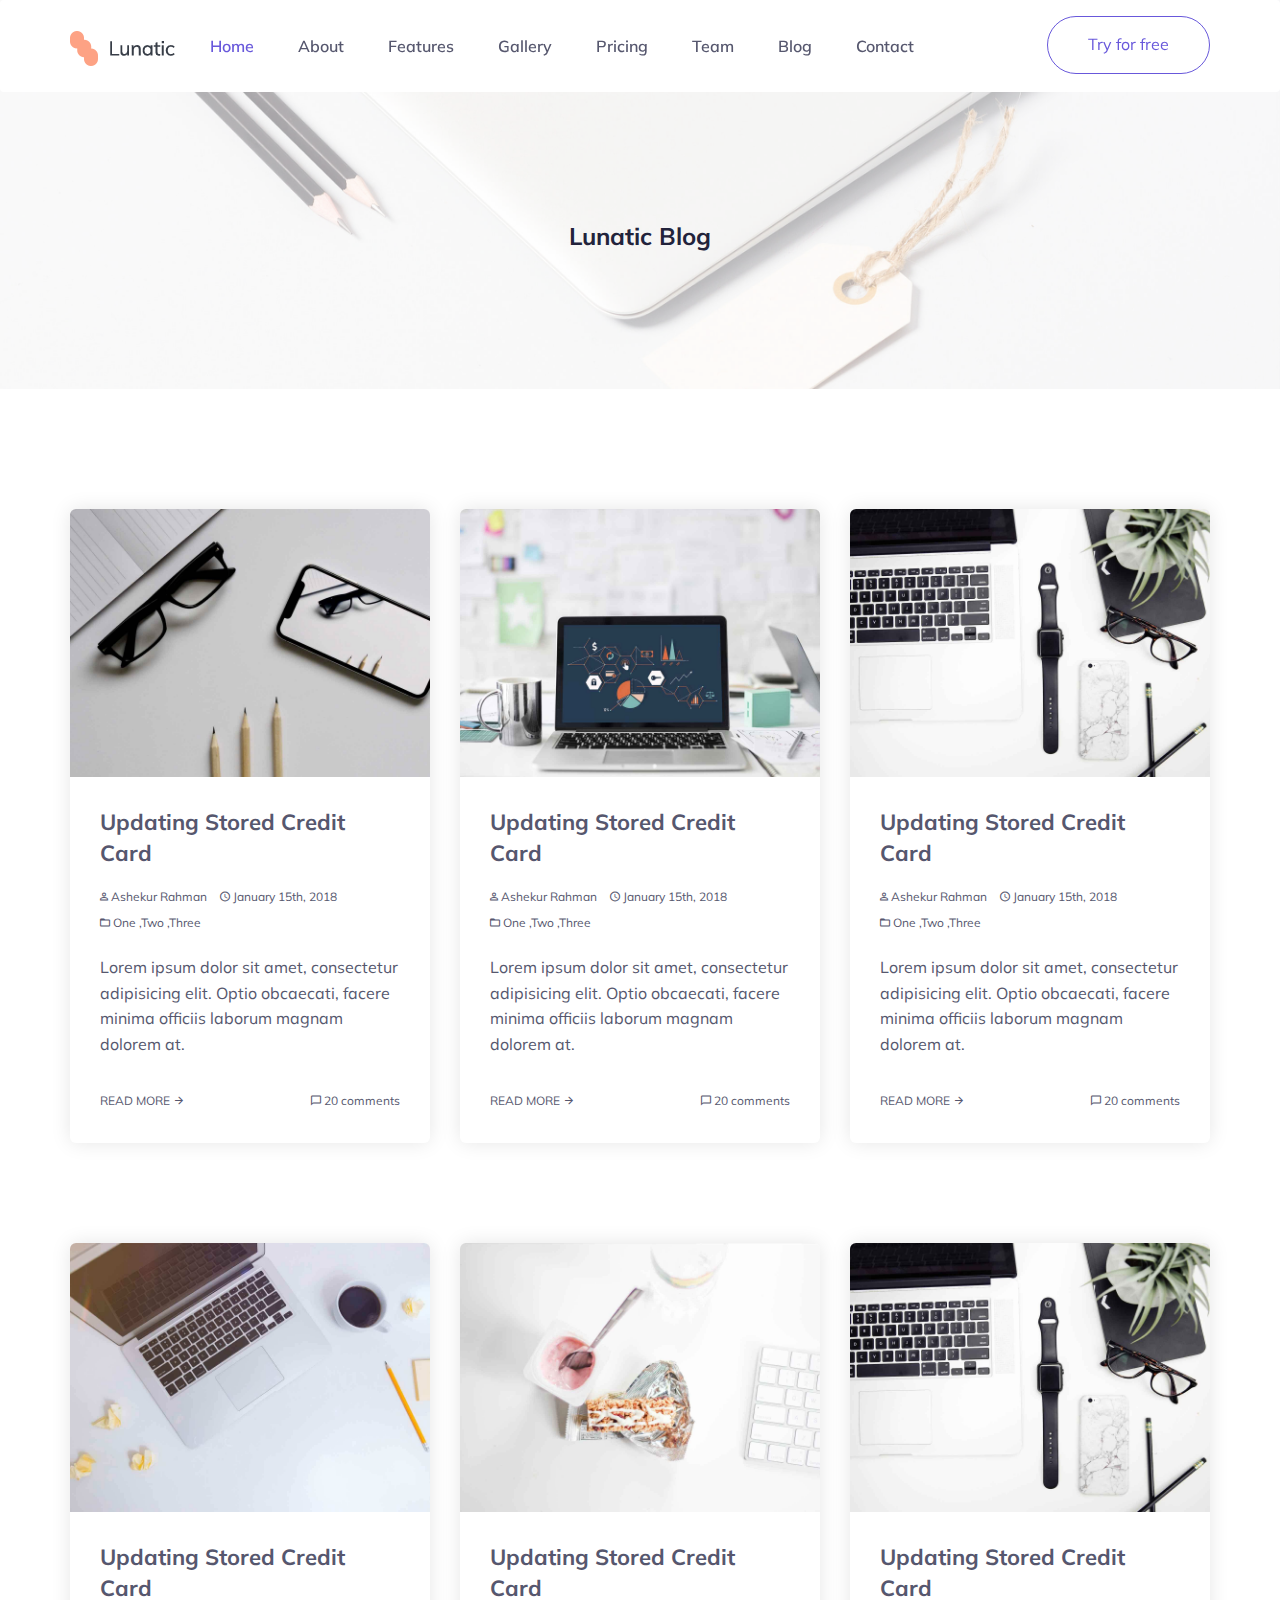
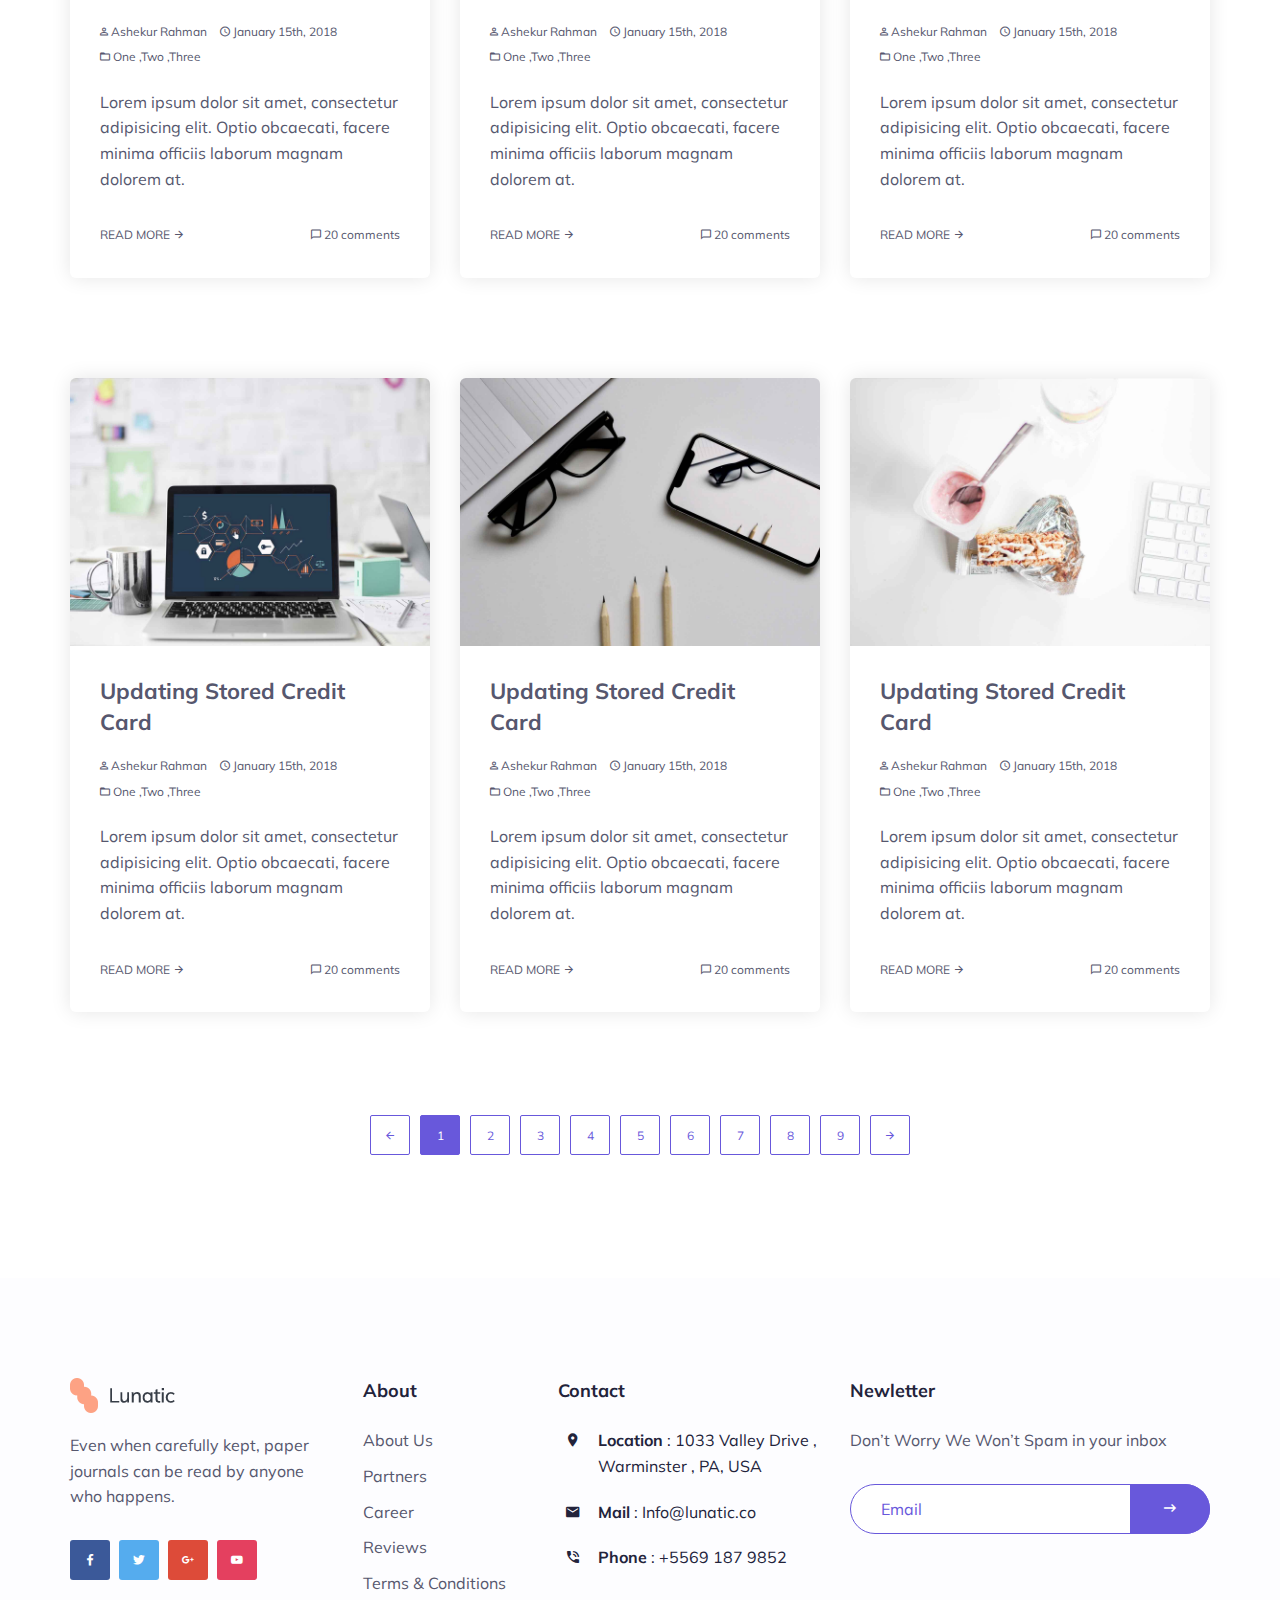
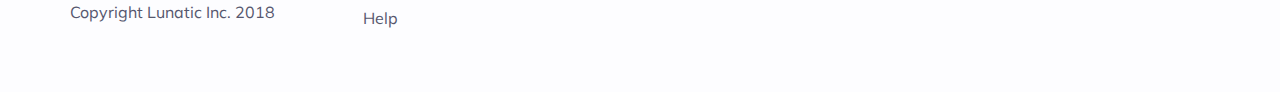
<file: public/blog/blog-2.html>
<!doctype html>
<html class="no-js" lang="zxx">

<head>
    <meta charset="utf-8">
    <meta name="author" content="Ashekur Rahman">
    <meta name="description" content="">
    <meta name="keywords" content="HTML,CSS,XML,JavaScript">
    <meta http-equiv="x-ua-compatible" content="ie=edge">
    <meta name="viewport" content="width=device-width, initial-scale=1.0">
    <!-- Title -->
    <title>Lunatic Apps Landing Page</title>
    <!-- Place favicon.ico in the root directory -->
    <link rel="apple-touch-icon" href="images/apple-touch-icon.png">
    <link rel="shortcut icon" type="image/ico" href="images/favicon.ico" />
    <!-- Plugin-CSS -->
    <link rel="stylesheet" href="css/bootstrap.min.css">
    <link rel="stylesheet" href="css/material-design-iconic-font.min.css">
    <link rel="stylesheet" href="css/animate.css">
    <!-- Main-Stylesheets -->
    <link rel="stylesheet" href="css/normalize.css">
    <link rel="stylesheet" href="style.css">
    <link rel="stylesheet" href="css/responsive.css">
    <script src="js/vendor/modernizr-2.8.3.min.js"></script>
    <!--[if lt IE 9]>
        <script src="//oss.maxcdn.com/html5shiv/3.7.2/html5shiv.min.js"></script>
        <script src="//oss.maxcdn.com/respond/1.4.2/respond.min.js"></script>
    <![endif]-->
</head>

<body data-spy="scroll" data-target=".mainmenu-area">
    <!-- Preloader-content -->
    <div class="preloade">
        <span><i class="zmdi zmdi-compass"></i></span>
    </div>
    <!-- Main-Menu-Area -->
    <nav class="navbar mainmenu-area transparent" data-spy="affix" data-offset-top="200">
        <div class="container">
            <div class="navbar-header">
                <button type="button" class="navbar-toggle" data-toggle="collapse" data-target="#mainmenu">
                    <span class="icon-bar"></span>
                    <span class="icon-bar"></span>
                    <span class="icon-bar"></span>
                </button>
                <a class="navbar-brand" href="#"><img src="images/logo.png" alt=""></a>
            </div>
            <div class="collapse navbar-collapse" id="mainmenu">
                <div class="navbar-header navbar-right">
                    <a href="#" class="navbar-bttn">Try for free</a>
                </div>
                <ul class="nav navbar-nav navbar-left">
                    <li class="active"><a href="../index.html#home-page">Home</a></li>
                    <li><a href="../index.html#about-page">About</a></li>
                    <li><a href="../index.html#feature-page">Features</a></li>
                    <li><a href="../index.html#gallery-page">Gallery</a></li>
                    <li><a href="../index.html#price-page">Pricing</a></li>
                    <li><a href="../index.html#team-page">Team</a></li>
                    <li><a href="../index.html#blog-page">Blog</a></li>
                    <li><a href="../index.html#contact-page">Contact</a></li>
                </ul>

            </div>
        </div>
    </nav>
    <!-- Main-Menu-Area / -->

    <header class="site-header">
        <div class="container">
            <div class="row">
                <div class="col-xs-12 text-center">
                    <h3 class="headline">Lunatic Blog</h3>
                </div>
            </div>
        </div>
    </header>

    <section class="section-padding">
        <div class="container">
            <div class="row">
                <div class="col-xs-12 col-sm-6 col-lg-4">
                    <article class="single-blog">
                        <figure class="blog-photo">
                            <img src="images/post-1.jpg" alt="">
                        </figure>
                        <div class="blog-content">
                            <header>
                                <h5 class="title"><a href="single.html">Updating Stored Credit Card</a></h5>
                                <ul class="blog-meta">
                                    <li><i class="zmdi zmdi-account-o"></i> Ashekur Rahman</li>
                                    <li><i class="zmdi zmdi-time"></i> January 15th, 2018</li>
                                    <li><i class="zmdi zmdi-folder-outline"></i> <a href="#">One ,</a><a href="#">Two ,</a><a href="#">Three</a></li>
                                </ul>
                            </header>
                            <div class="space-20"></div>
                            <p>Lorem ipsum dolor sit amet, consectetur adipisicing elit. Optio obcaecati, facere minima officiis laborum magnam dolorem at.</p>
                            <div class="space-20"></div>
                            <footer class="blog-footer">
                                <a href="#" class="read-more">Read More</a>
                                <div class="pull-right">
                                    <i class="zmdi zmdi-comment-outline"></i> 20 comments
                                </div>
                            </footer>
                        </div>
                    </article>
                </div>
                <div class="col-xs-12 col-sm-6 col-lg-4">
                    <article class="single-blog">
                        <figure class="blog-photo">
                            <img src="images/post-2.jpg" alt="">
                        </figure>
                        <div class="blog-content">
                            <header>
                                <h5 class="title"><a href="single.html">Updating Stored Credit Card</a></h5>
                                <ul class="blog-meta">
                                    <li><i class="zmdi zmdi-account-o"></i> Ashekur Rahman</li>
                                    <li><i class="zmdi zmdi-time"></i> January 15th, 2018</li>
                                    <li><i class="zmdi zmdi-folder-outline"></i> <a href="#">One ,</a><a href="#">Two ,</a><a href="#">Three</a></li>
                                </ul>
                            </header>
                            <div class="space-20"></div>
                            <p>Lorem ipsum dolor sit amet, consectetur adipisicing elit. Optio obcaecati, facere minima officiis laborum magnam dolorem at.</p>
                            <div class="space-20"></div>
                            <footer class="blog-footer">
                                <a href="#" class="read-more">Read More</a>
                                <div class="pull-right">
                                    <i class="zmdi zmdi-comment-outline"></i> 20 comments
                                </div>
                            </footer>
                        </div>
                    </article>
                </div>
                <div class="col-xs-12 col-sm-6 col-lg-4">
                    <article class="single-blog">
                        <figure class="blog-photo">
                            <img src="images/post-3.jpg" alt="">
                        </figure>
                        <div class="blog-content">
                            <header>
                                <h5 class="title"><a href="single.html">Updating Stored Credit Card</a></h5>
                                <ul class="blog-meta">
                                    <li><i class="zmdi zmdi-account-o"></i> Ashekur Rahman</li>
                                    <li><i class="zmdi zmdi-time"></i> January 15th, 2018</li>
                                    <li><i class="zmdi zmdi-folder-outline"></i> <a href="#">One ,</a><a href="#">Two ,</a><a href="#">Three</a></li>
                                </ul>
                            </header>
                            <div class="space-20"></div>
                            <p>Lorem ipsum dolor sit amet, consectetur adipisicing elit. Optio obcaecati, facere minima officiis laborum magnam dolorem at.</p>
                            <div class="space-20"></div>
                            <footer class="blog-footer">
                                <a href="#" class="read-more">Read More</a>
                                <div class="pull-right">
                                    <i class="zmdi zmdi-comment-outline"></i> 20 comments
                                </div>
                            </footer>
                        </div>
                    </article>
                </div>
                <div class="col-xs-12 col-sm-6 col-lg-4">
                    <article class="single-blog">
                        <figure class="blog-photo">
                            <img src="images/post-4.jpg" alt="">
                        </figure>
                        <div class="blog-content">
                            <header>
                                <h5 class="title"><a href="single.html">Updating Stored Credit Card</a></h5>
                                <ul class="blog-meta">
                                    <li><i class="zmdi zmdi-account-o"></i> Ashekur Rahman</li>
                                    <li><i class="zmdi zmdi-time"></i> January 15th, 2018</li>
                                    <li><i class="zmdi zmdi-folder-outline"></i> <a href="#">One ,</a><a href="#">Two ,</a><a href="#">Three</a></li>
                                </ul>
                            </header>
                            <div class="space-20"></div>
                            <p>Lorem ipsum dolor sit amet, consectetur adipisicing elit. Optio obcaecati, facere minima officiis laborum magnam dolorem at.</p>
                            <div class="space-20"></div>
                            <footer class="blog-footer">
                                <a href="#" class="read-more">Read More</a>
                                <div class="pull-right">
                                    <i class="zmdi zmdi-comment-outline"></i> 20 comments
                                </div>
                            </footer>
                        </div>
                    </article>
                </div>
                <div class="col-xs-12 col-sm-6 col-lg-4">
                    <article class="single-blog">
                        <figure class="blog-photo">
                            <img src="images/post-5.jpg" alt="">
                        </figure>
                        <div class="blog-content">
                            <header>
                                <h5 class="title"><a href="single.html">Updating Stored Credit Card</a></h5>
                                <ul class="blog-meta">
                                    <li><i class="zmdi zmdi-account-o"></i> Ashekur Rahman</li>
                                    <li><i class="zmdi zmdi-time"></i> January 15th, 2018</li>
                                    <li><i class="zmdi zmdi-folder-outline"></i> <a href="#">One ,</a><a href="#">Two ,</a><a href="#">Three</a></li>
                                </ul>
                            </header>
                            <div class="space-20"></div>
                            <p>Lorem ipsum dolor sit amet, consectetur adipisicing elit. Optio obcaecati, facere minima officiis laborum magnam dolorem at.</p>
                            <div class="space-20"></div>
                            <footer class="blog-footer">
                                <a href="#" class="read-more">Read More</a>
                                <div class="pull-right">
                                    <i class="zmdi zmdi-comment-outline"></i> 20 comments
                                </div>
                            </footer>
                        </div>
                    </article>
                </div>
                <div class="col-xs-12 col-sm-6 col-lg-4">
                    <article class="single-blog">
                        <figure class="blog-photo">
                            <img src="images/post-3.jpg" alt="">
                        </figure>
                        <div class="blog-content">
                            <header>
                                <h5 class="title"><a href="single.html">Updating Stored Credit Card</a></h5>
                                <ul class="blog-meta">
                                    <li><i class="zmdi zmdi-account-o"></i> Ashekur Rahman</li>
                                    <li><i class="zmdi zmdi-time"></i> January 15th, 2018</li>
                                    <li><i class="zmdi zmdi-folder-outline"></i> <a href="#">One ,</a><a href="#">Two ,</a><a href="#">Three</a></li>
                                </ul>
                            </header>
                            <div class="space-20"></div>
                            <p>Lorem ipsum dolor sit amet, consectetur adipisicing elit. Optio obcaecati, facere minima officiis laborum magnam dolorem at.</p>
                            <div class="space-20"></div>
                            <footer class="blog-footer">
                                <a href="#" class="read-more">Read More</a>
                                <div class="pull-right">
                                    <i class="zmdi zmdi-comment-outline"></i> 20 comments
                                </div>
                            </footer>
                        </div>
                    </article>
                </div>
                <div class="col-xs-12 col-sm-6 col-lg-4">
                    <article class="single-blog">
                        <figure class="blog-photo">
                            <img src="images/post-2.jpg" alt="">
                        </figure>
                        <div class="blog-content">
                            <header>
                                <h5 class="title"><a href="single.html">Updating Stored Credit Card</a></h5>
                                <ul class="blog-meta">
                                    <li><i class="zmdi zmdi-account-o"></i> Ashekur Rahman</li>
                                    <li><i class="zmdi zmdi-time"></i> January 15th, 2018</li>
                                    <li><i class="zmdi zmdi-folder-outline"></i> <a href="#">One ,</a><a href="#">Two ,</a><a href="#">Three</a></li>
                                </ul>
                            </header>
                            <div class="space-20"></div>
                            <p>Lorem ipsum dolor sit amet, consectetur adipisicing elit. Optio obcaecati, facere minima officiis laborum magnam dolorem at.</p>
                            <div class="space-20"></div>
                            <footer class="blog-footer">
                                <a href="#" class="read-more">Read More</a>
                                <div class="pull-right">
                                    <i class="zmdi zmdi-comment-outline"></i> 20 comments
                                </div>
                            </footer>
                        </div>
                    </article>
                </div>
                <div class="col-xs-12 col-sm-6 col-lg-4">
                    <article class="single-blog">
                        <figure class="blog-photo">
                            <img src="images/post-1.jpg" alt="">
                        </figure>
                        <div class="blog-content">
                            <header>
                                <h5 class="title"><a href="single.html">Updating Stored Credit Card</a></h5>
                                <ul class="blog-meta">
                                    <li><i class="zmdi zmdi-account-o"></i> Ashekur Rahman</li>
                                    <li><i class="zmdi zmdi-time"></i> January 15th, 2018</li>
                                    <li><i class="zmdi zmdi-folder-outline"></i> <a href="#">One ,</a><a href="#">Two ,</a><a href="#">Three</a></li>
                                </ul>
                            </header>
                            <div class="space-20"></div>
                            <p>Lorem ipsum dolor sit amet, consectetur adipisicing elit. Optio obcaecati, facere minima officiis laborum magnam dolorem at.</p>
                            <div class="space-20"></div>
                            <footer class="blog-footer">
                                <a href="#" class="read-more">Read More</a>
                                <div class="pull-right">
                                    <i class="zmdi zmdi-comment-outline"></i> 20 comments
                                </div>
                            </footer>
                        </div>
                    </article>
                </div>
                <div class="col-xs-12 col-sm-6 col-lg-4">
                    <article class="single-blog">
                        <figure class="blog-photo">
                            <img src="images/post-5.jpg" alt="">
                        </figure>
                        <div class="blog-content">
                            <header>
                                <h5 class="title"><a href="single.html">Updating Stored Credit Card</a></h5>
                                <ul class="blog-meta">
                                    <li><i class="zmdi zmdi-account-o"></i> Ashekur Rahman</li>
                                    <li><i class="zmdi zmdi-time"></i> January 15th, 2018</li>
                                    <li><i class="zmdi zmdi-folder-outline"></i> <a href="#">One ,</a><a href="#">Two ,</a><a href="#">Three</a></li>
                                </ul>
                            </header>
                            <div class="space-20"></div>
                            <p>Lorem ipsum dolor sit amet, consectetur adipisicing elit. Optio obcaecati, facere minima officiis laborum magnam dolorem at.</p>
                            <div class="space-20"></div>
                            <footer class="blog-footer">
                                <a href="#" class="read-more">Read More</a>
                                <div class="pull-right">
                                    <i class="zmdi zmdi-comment-outline"></i> 20 comments
                                </div>
                            </footer>
                        </div>
                    </article>
                </div>
            </div>
            <div class="row">
                <div class="col-xs-12 text-center">                    
                    <div class="nav-links">
                        <a href="#" class="page-numbers"><i class="zmdi zmdi-arrow-left"></i></a>
                        <span class="page-numbers current">1</span>
                        <a href="#" class="page-numbers">2</a>
                        <a href="#" class="page-numbers">3</a>
                        <a href="#" class="page-numbers">4</a>
                        <a href="#" class="page-numbers">5</a>
                        <a href="#" class="page-numbers">6</a>
                        <a href="#" class="page-numbers">7</a>
                        <a href="#" class="page-numbers">8</a>
                        <a href="#" class="page-numbers">9</a>
                        <a href="#" class="page-numbers"><i class="zmdi zmdi-arrow-right"></i></a>
                    </div>
                </div>
            </div>
        </div>
    </section>

    <!-- Footer-Area -->
    <footer class="footer-area">
        <div class="container">
            <div class="row">
                <div class="col-xs-12 col-sm-3">
                    <img src="images/logo.png" alt="">
                    <div class="space-20"></div>
                    <p>Even when carefully kept, paper journals can be read by anyone who happens.</p>
                    <div class="space-20"></div>
                    <ul class="social-menu">
                        <li><a href="#"><i class="zmdi zmdi-facebook"></i></a></li>
                        <li><a href="#"><i class="zmdi zmdi-twitter"></i></a></li>
                        <li><a href="#"><i class="zmdi zmdi-google-plus"></i></a></li>
                        <li><a href="#"><i class="zmdi zmdi-youtube-play"></i></a></li>
                    </ul>
                    <div class="space-20"></div>
                    <p>Copyright Lunatic Inc. 2018</p>
                    <div class="space-50"></div>
                </div>
                <div class="col-xs-12 col-sm-2">
                    <h4>About</h4>
                    <div class="space-10"></div>
                    <ul class="list">
                        <li><a href="#">About Us</a></li>
                        <li><a href="#">Partners</a></li>
                        <li><a href="#">Career</a></li>
                        <li><a href="#">Reviews</a></li>
                        <li><a href="#">Terms &amp; Conditions</a></li>
                        <li><a href="#">Help</a></li>
                    </ul>
                    <div class="space-50"></div>
                </div>
                <div class="col-xs-12 col-sm-3">
                    <h4>Contact</h4>
                    <div class="space-10"></div>
                    <ul class="icon-list">
                        <li>
                            <div class="icon">
                                <i class="zmdi zmdi-pin zmdi-hc-fw"></i>
                            </div>
                            <strong>Location</strong> : 1033 Valley Drive , Warminster , PA, USA
                        </li>
                        <li>
                            <div class="icon">
                                <i class="zmdi zmdi-email"></i>
                            </div>
                            <strong>Mail</strong> : Info@lunatic.co
                        </li>
                        <li>
                            <div class="icon">
                                <i class="zmdi zmdi-phone-in-talk"></i>
                            </div>
                            <strong>Phone</strong> : +5569 187 9852
                        </li>
                    </ul>
                    <div class="space-50"></div>
                </div>
                <div class="col-xs-12 col-sm-4">
                    <h4>Newletter</h4>
                    <div class="space-10"></div>
                    <p>Don’t Worry We Won’t Spam in your inbox</p>
                    <div class="space-20"></div>
                    <form id="mc-form" class="subscribe">
                        <input type="text" class="control" placeholder="Email" id="mc-email">
                        <button class="sub-button" type="submit"><i class="zmdi zmdi-long-arrow-right"></i></button>
                        <label class="mt10" for="mc-email"></label>
                    </form>
                    <div class="space-50"></div>
                </div>
            </div>
        </div>
    </footer>
    <!-- Footer-Area / -->
    <!--Vendor-JS-->
    <script src="js/vendor/jquery-1.12.4.min.js"></script>
    <script src="js/vendor/bootstrap.min.js"></script>
    <!--Plugin-JS-->
    <script src="js/owl.carousel.min.js"></script>
    <script src="js/scrollUp.min.js"></script>
    <!--Main-active-JS-->
    <script src="js/main.js"></script>
</body>

</html>
</file>
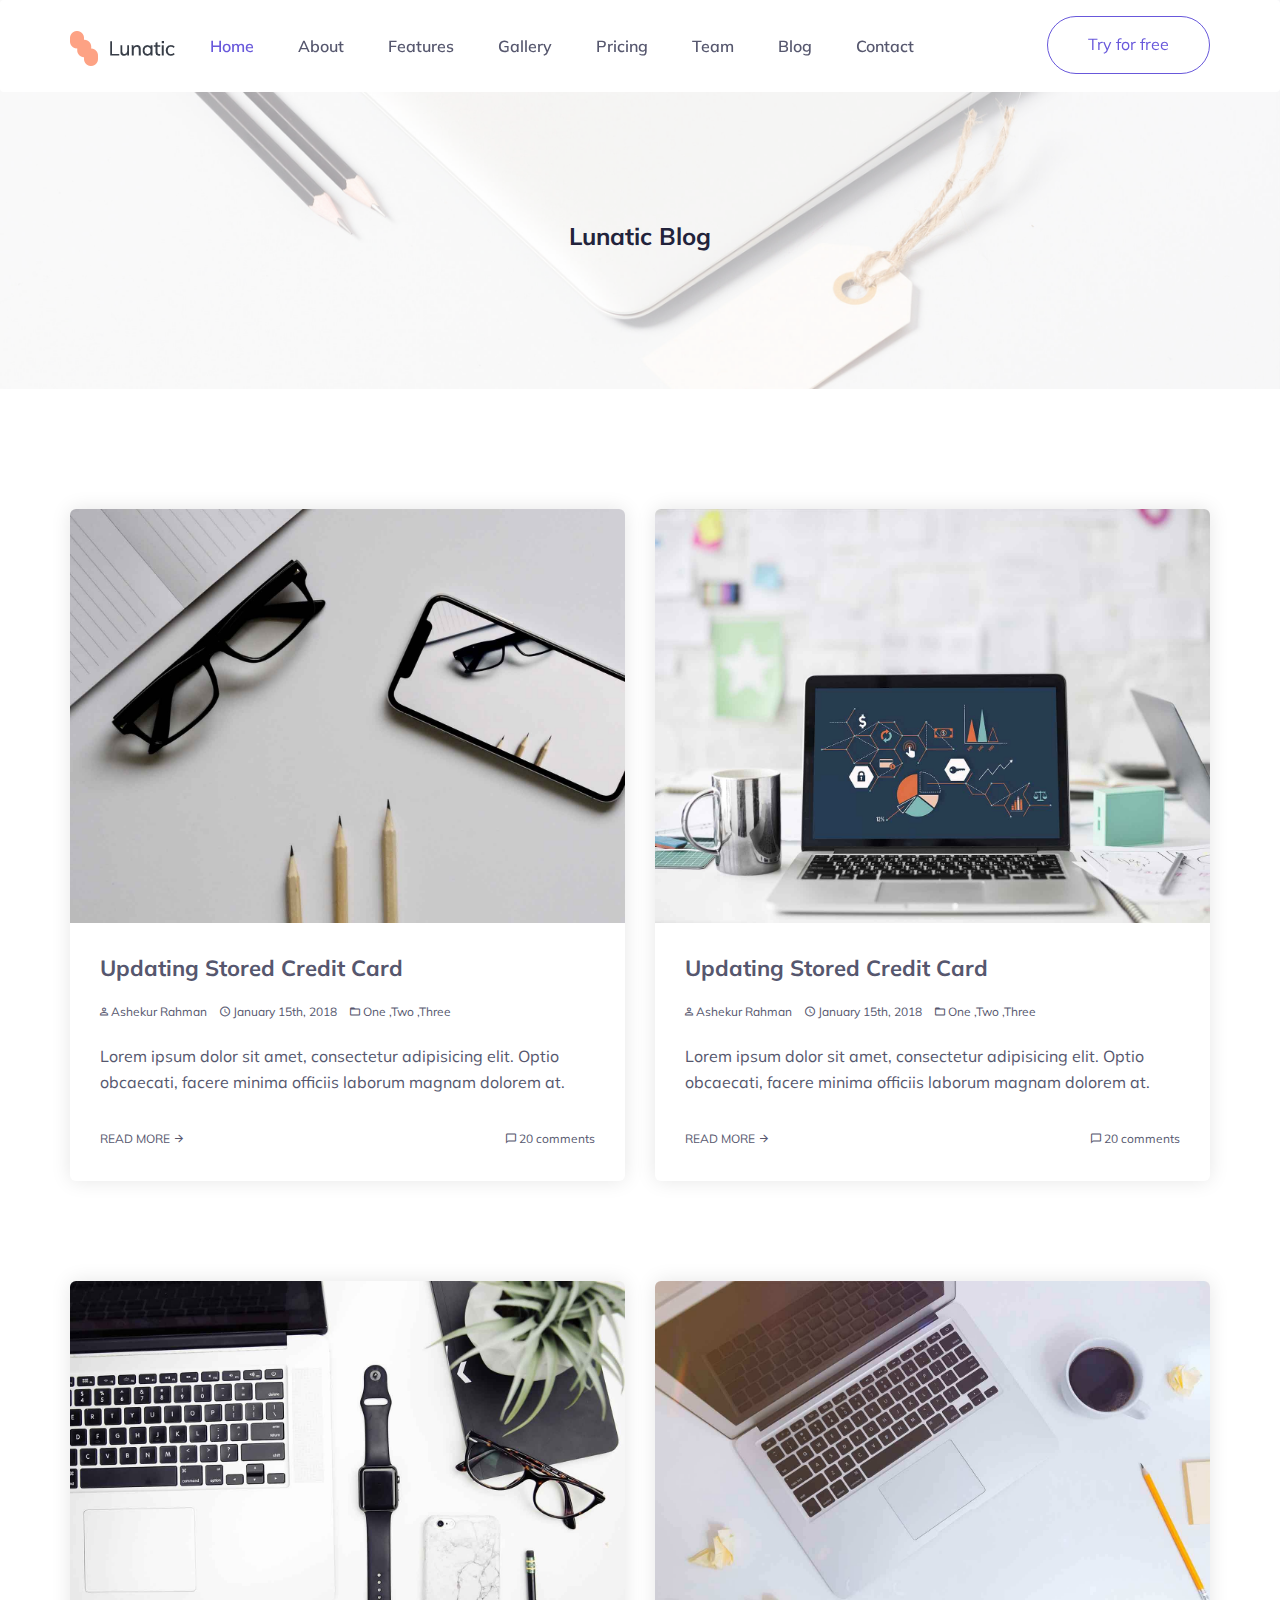
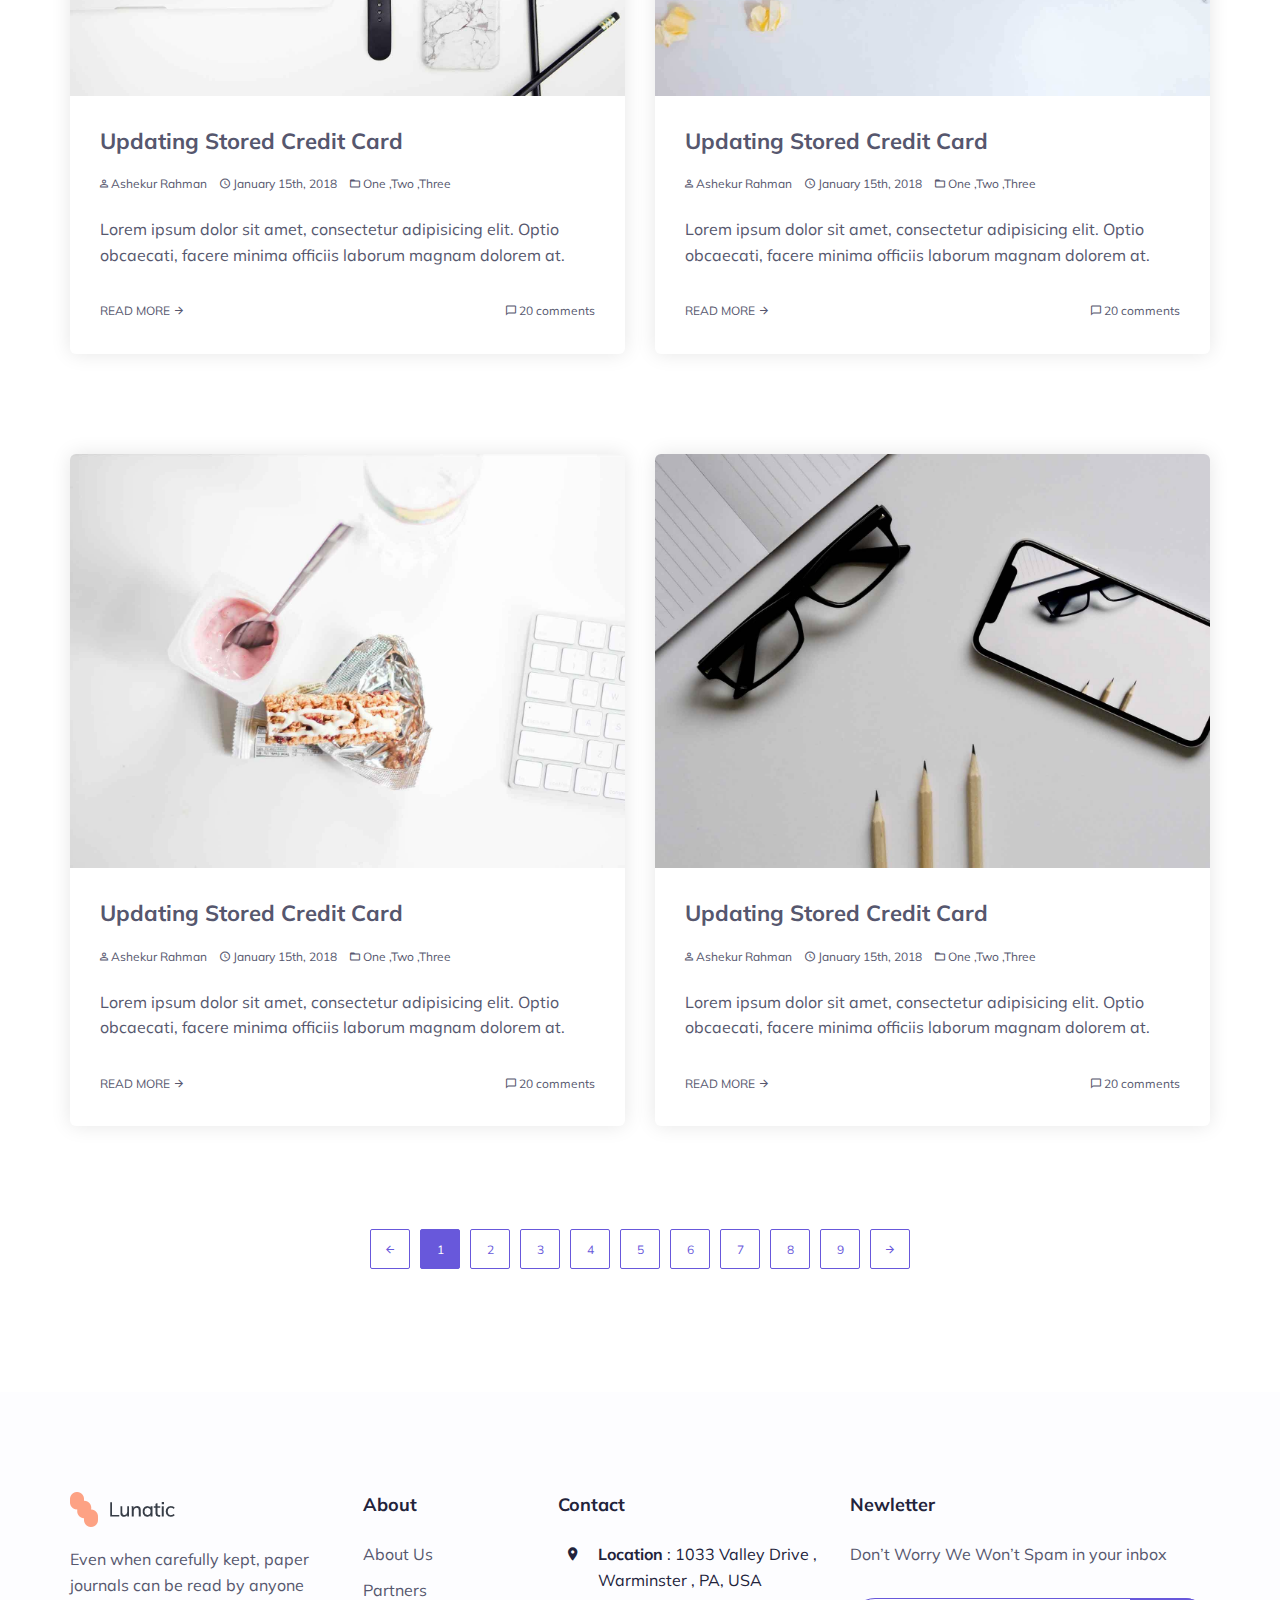
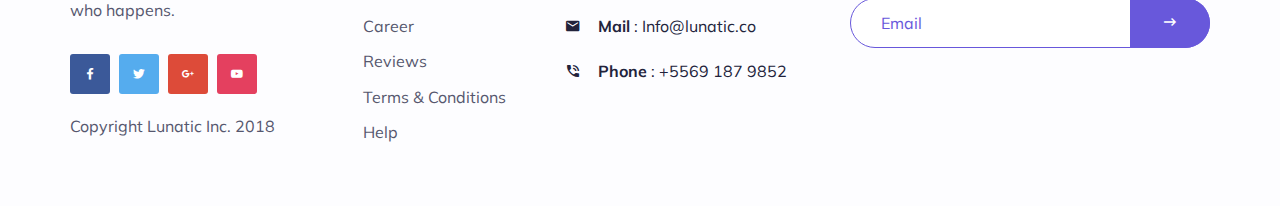
<file: public/blog/blog-3.html>
<!doctype html>
<html class="no-js" lang="zxx">

<head>
    <meta charset="utf-8">
    <meta name="author" content="Ashekur Rahman">
    <meta name="description" content="">
    <meta name="keywords" content="HTML,CSS,XML,JavaScript">
    <meta http-equiv="x-ua-compatible" content="ie=edge">
    <meta name="viewport" content="width=device-width, initial-scale=1.0">
    <!-- Title -->
    <title>Lunatic Apps Landing Page</title>
    <!-- Place favicon.ico in the root directory -->
    <link rel="apple-touch-icon" href="images/apple-touch-icon.png">
    <link rel="shortcut icon" type="image/ico" href="images/favicon.ico" />
    <!-- Plugin-CSS -->
    <link rel="stylesheet" href="css/bootstrap.min.css">
    <link rel="stylesheet" href="css/material-design-iconic-font.min.css">
    <link rel="stylesheet" href="css/animate.css">
    <!-- Main-Stylesheets -->
    <link rel="stylesheet" href="css/normalize.css">
    <link rel="stylesheet" href="style.css">
    <link rel="stylesheet" href="css/responsive.css">
    <script src="js/vendor/modernizr-2.8.3.min.js"></script>
    <!--[if lt IE 9]>
        <script src="//oss.maxcdn.com/html5shiv/3.7.2/html5shiv.min.js"></script>
        <script src="//oss.maxcdn.com/respond/1.4.2/respond.min.js"></script>
    <![endif]-->
</head>

<body data-spy="scroll" data-target=".mainmenu-area">
    <!-- Preloader-content -->
    <div class="preloade">
        <span><i class="zmdi zmdi-compass"></i></span>
    </div>
    <!-- Main-Menu-Area -->
    <nav class="navbar mainmenu-area transparent" data-spy="affix" data-offset-top="200">
        <div class="container">
            <div class="navbar-header">
                <button type="button" class="navbar-toggle" data-toggle="collapse" data-target="#mainmenu">
                    <span class="icon-bar"></span>
                    <span class="icon-bar"></span>
                    <span class="icon-bar"></span>
                </button>
                <a class="navbar-brand" href="#"><img src="images/logo.png" alt=""></a>
            </div>
            <div class="collapse navbar-collapse" id="mainmenu">
                <div class="navbar-header navbar-right">
                    <a href="#" class="navbar-bttn">Try for free</a>
                </div>
                <ul class="nav navbar-nav navbar-left">
                    <li class="active"><a href="../index.html#home-page">Home</a></li>
                    <li><a href="../index.html#about-page">About</a></li>
                    <li><a href="../index.html#feature-page">Features</a></li>
                    <li><a href="../index.html#gallery-page">Gallery</a></li>
                    <li><a href="../index.html#price-page">Pricing</a></li>
                    <li><a href="../index.html#team-page">Team</a></li>
                    <li><a href="../index.html#blog-page">Blog</a></li>
                    <li><a href="../index.html#contact-page">Contact</a></li>
                </ul>

            </div>
        </div>
    </nav>
    <!-- Main-Menu-Area / -->

    <header class="site-header">
        <div class="container">
            <div class="row">
                <div class="col-xs-12 text-center">
                    <h3 class="headline">Lunatic Blog</h3>
                </div>
            </div>
        </div>
    </header>

    <section class="section-padding">
        <div class="container">
            <div class="row">                
                <div class="col-xs-12 col-sm-6">
                    <article class="single-blog">
                        <figure class="blog-photo">
                            <img src="images/post-1.jpg" alt="">
                        </figure>
                        <div class="blog-content">
                            <header>
                                <h5 class="title"><a href="single.html">Updating Stored Credit Card</a></h5>
                                <ul class="blog-meta">
                                    <li><i class="zmdi zmdi-account-o"></i> Ashekur Rahman</li>
                                    <li><i class="zmdi zmdi-time"></i> January 15th, 2018</li>
                                    <li><i class="zmdi zmdi-folder-outline"></i> <a href="#">One ,</a><a href="#">Two ,</a><a href="#">Three</a></li>
                                </ul>
                            </header>
                            <div class="space-20"></div>
                            <p>Lorem ipsum dolor sit amet, consectetur adipisicing elit. Optio obcaecati, facere minima officiis laborum magnam dolorem at.</p>
                            <div class="space-20"></div>
                            <footer class="blog-footer">
                                <a href="#" class="read-more">Read More</a>
                                <div class="pull-right">
                                    <i class="zmdi zmdi-comment-outline"></i> 20 comments
                                </div>
                            </footer>
                        </div>
                    </article>
                </div>       
                <div class="col-xs-12 col-sm-6">
                    <article class="single-blog">
                        <figure class="blog-photo">
                            <img src="images/post-2.jpg" alt="">
                        </figure>
                        <div class="blog-content">
                            <header>
                                <h5 class="title"><a href="single.html">Updating Stored Credit Card</a></h5>
                                <ul class="blog-meta">
                                    <li><i class="zmdi zmdi-account-o"></i> Ashekur Rahman</li>
                                    <li><i class="zmdi zmdi-time"></i> January 15th, 2018</li>
                                    <li><i class="zmdi zmdi-folder-outline"></i> <a href="#">One ,</a><a href="#">Two ,</a><a href="#">Three</a></li>
                                </ul>
                            </header>
                            <div class="space-20"></div>
                            <p>Lorem ipsum dolor sit amet, consectetur adipisicing elit. Optio obcaecati, facere minima officiis laborum magnam dolorem at.</p>
                            <div class="space-20"></div>
                            <footer class="blog-footer">
                                <a href="#" class="read-more">Read More</a>
                                <div class="pull-right">
                                    <i class="zmdi zmdi-comment-outline"></i> 20 comments
                                </div>
                            </footer>
                        </div>
                    </article>
                </div>       
                <div class="col-xs-12 col-sm-6">
                    <article class="single-blog">
                        <figure class="blog-photo">
                            <img src="images/post-3.jpg" alt="">
                        </figure>
                        <div class="blog-content">
                            <header>
                                <h5 class="title"><a href="single.html">Updating Stored Credit Card</a></h5>
                                <ul class="blog-meta">
                                    <li><i class="zmdi zmdi-account-o"></i> Ashekur Rahman</li>
                                    <li><i class="zmdi zmdi-time"></i> January 15th, 2018</li>
                                    <li><i class="zmdi zmdi-folder-outline"></i> <a href="#">One ,</a><a href="#">Two ,</a><a href="#">Three</a></li>
                                </ul>
                            </header>
                            <div class="space-20"></div>
                            <p>Lorem ipsum dolor sit amet, consectetur adipisicing elit. Optio obcaecati, facere minima officiis laborum magnam dolorem at.</p>
                            <div class="space-20"></div>
                            <footer class="blog-footer">
                                <a href="#" class="read-more">Read More</a>
                                <div class="pull-right">
                                    <i class="zmdi zmdi-comment-outline"></i> 20 comments
                                </div>
                            </footer>
                        </div>
                    </article>
                </div>       
                <div class="col-xs-12 col-sm-6">
                    <article class="single-blog">
                        <figure class="blog-photo">
                            <img src="images/post-4.jpg" alt="">
                        </figure>
                        <div class="blog-content">
                            <header>
                                <h5 class="title"><a href="single.html">Updating Stored Credit Card</a></h5>
                                <ul class="blog-meta">
                                    <li><i class="zmdi zmdi-account-o"></i> Ashekur Rahman</li>
                                    <li><i class="zmdi zmdi-time"></i> January 15th, 2018</li>
                                    <li><i class="zmdi zmdi-folder-outline"></i> <a href="#">One ,</a><a href="#">Two ,</a><a href="#">Three</a></li>
                                </ul>
                            </header>
                            <div class="space-20"></div>
                            <p>Lorem ipsum dolor sit amet, consectetur adipisicing elit. Optio obcaecati, facere minima officiis laborum magnam dolorem at.</p>
                            <div class="space-20"></div>
                            <footer class="blog-footer">
                                <a href="#" class="read-more">Read More</a>
                                <div class="pull-right">
                                    <i class="zmdi zmdi-comment-outline"></i> 20 comments
                                </div>
                            </footer>
                        </div>
                    </article>
                </div>       
                <div class="col-xs-12 col-sm-6">
                    <article class="single-blog">
                        <figure class="blog-photo">
                            <img src="images/post-5.jpg" alt="">
                        </figure>
                        <div class="blog-content">
                            <header>
                                <h5 class="title"><a href="single.html">Updating Stored Credit Card</a></h5>
                                <ul class="blog-meta">
                                    <li><i class="zmdi zmdi-account-o"></i> Ashekur Rahman</li>
                                    <li><i class="zmdi zmdi-time"></i> January 15th, 2018</li>
                                    <li><i class="zmdi zmdi-folder-outline"></i> <a href="#">One ,</a><a href="#">Two ,</a><a href="#">Three</a></li>
                                </ul>
                            </header>
                            <div class="space-20"></div>
                            <p>Lorem ipsum dolor sit amet, consectetur adipisicing elit. Optio obcaecati, facere minima officiis laborum magnam dolorem at.</p>
                            <div class="space-20"></div>
                            <footer class="blog-footer">
                                <a href="#" class="read-more">Read More</a>
                                <div class="pull-right">
                                    <i class="zmdi zmdi-comment-outline"></i> 20 comments
                                </div>
                            </footer>
                        </div>
                    </article>
                </div>    
                <div class="col-xs-12 col-sm-6">
                    <article class="single-blog">
                        <figure class="blog-photo">
                            <img src="images/post-1.jpg" alt="">
                        </figure>
                        <div class="blog-content">
                            <header>
                                <h5 class="title"><a href="single.html">Updating Stored Credit Card</a></h5>
                                <ul class="blog-meta">
                                    <li><i class="zmdi zmdi-account-o"></i> Ashekur Rahman</li>
                                    <li><i class="zmdi zmdi-time"></i> January 15th, 2018</li>
                                    <li><i class="zmdi zmdi-folder-outline"></i> <a href="#">One ,</a><a href="#">Two ,</a><a href="#">Three</a></li>
                                </ul>
                            </header>
                            <div class="space-20"></div>
                            <p>Lorem ipsum dolor sit amet, consectetur adipisicing elit. Optio obcaecati, facere minima officiis laborum magnam dolorem at.</p>
                            <div class="space-20"></div>
                            <footer class="blog-footer">
                                <a href="#" class="read-more">Read More</a>
                                <div class="pull-right">
                                    <i class="zmdi zmdi-comment-outline"></i> 20 comments
                                </div>
                            </footer>
                        </div>
                    </article>
                </div>
            </div>
            <div class="row">
                <div class="col-xs-12 text-center">                    
                    <div class="nav-links">
                        <a href="#" class="page-numbers"><i class="zmdi zmdi-arrow-left"></i></a>
                        <span class="page-numbers current">1</span>
                        <a href="#" class="page-numbers">2</a>
                        <a href="#" class="page-numbers">3</a>
                        <a href="#" class="page-numbers">4</a>
                        <a href="#" class="page-numbers">5</a>
                        <a href="#" class="page-numbers">6</a>
                        <a href="#" class="page-numbers">7</a>
                        <a href="#" class="page-numbers">8</a>
                        <a href="#" class="page-numbers">9</a>
                        <a href="#" class="page-numbers"><i class="zmdi zmdi-arrow-right"></i></a>
                    </div>
                </div>
            </div>
        </div>
    </section>

    <!-- Footer-Area -->
    <footer class="footer-area">
        <div class="container">
            <div class="row">
                <div class="col-xs-12 col-sm-3">
                    <img src="images/logo.png" alt="">
                    <div class="space-20"></div>
                    <p>Even when carefully kept, paper journals can be read by anyone who happens.</p>
                    <div class="space-20"></div>
                    <ul class="social-menu">
                        <li><a href="#"><i class="zmdi zmdi-facebook"></i></a></li>
                        <li><a href="#"><i class="zmdi zmdi-twitter"></i></a></li>
                        <li><a href="#"><i class="zmdi zmdi-google-plus"></i></a></li>
                        <li><a href="#"><i class="zmdi zmdi-youtube-play"></i></a></li>
                    </ul>
                    <div class="space-20"></div>
                    <p>Copyright Lunatic Inc. 2018</p>
                    <div class="space-50"></div>
                </div>
                <div class="col-xs-12 col-sm-2">
                    <h4>About</h4>
                    <div class="space-10"></div>
                    <ul class="list">
                        <li><a href="#">About Us</a></li>
                        <li><a href="#">Partners</a></li>
                        <li><a href="#">Career</a></li>
                        <li><a href="#">Reviews</a></li>
                        <li><a href="#">Terms &amp; Conditions</a></li>
                        <li><a href="#">Help</a></li>
                    </ul>
                    <div class="space-50"></div>
                </div>
                <div class="col-xs-12 col-sm-3">
                    <h4>Contact</h4>
                    <div class="space-10"></div>
                    <ul class="icon-list">
                        <li>
                            <div class="icon">
                                <i class="zmdi zmdi-pin zmdi-hc-fw"></i>
                            </div>
                            <strong>Location</strong> : 1033 Valley Drive , Warminster , PA, USA
                        </li>
                        <li>
                            <div class="icon">
                                <i class="zmdi zmdi-email"></i>
                            </div>
                            <strong>Mail</strong> : Info@lunatic.co
                        </li>
                        <li>
                            <div class="icon">
                                <i class="zmdi zmdi-phone-in-talk"></i>
                            </div>
                            <strong>Phone</strong> : +5569 187 9852
                        </li>
                    </ul>
                    <div class="space-50"></div>
                </div>
                <div class="col-xs-12 col-sm-4">
                    <h4>Newletter</h4>
                    <div class="space-10"></div>
                    <p>Don’t Worry We Won’t Spam in your inbox</p>
                    <div class="space-20"></div>
                    <form id="mc-form" class="subscribe">
                        <input type="text" class="control" placeholder="Email" id="mc-email">
                        <button class="sub-button" type="submit"><i class="zmdi zmdi-long-arrow-right"></i></button>
                        <label class="mt10" for="mc-email"></label>
                    </form>
                    <div class="space-50"></div>
                </div>
            </div>
        </div>
    </footer>
    <!-- Footer-Area / -->
    <!--Vendor-JS-->
    <script src="js/vendor/jquery-1.12.4.min.js"></script>
    <script src="js/vendor/bootstrap.min.js"></script>
    <!--Plugin-JS-->
    <script src="js/owl.carousel.min.js"></script>
    <script src="js/scrollUp.min.js"></script>
    <!--Main-active-JS-->
    <script src="js/main.js"></script>
</body>

</html>
</file>
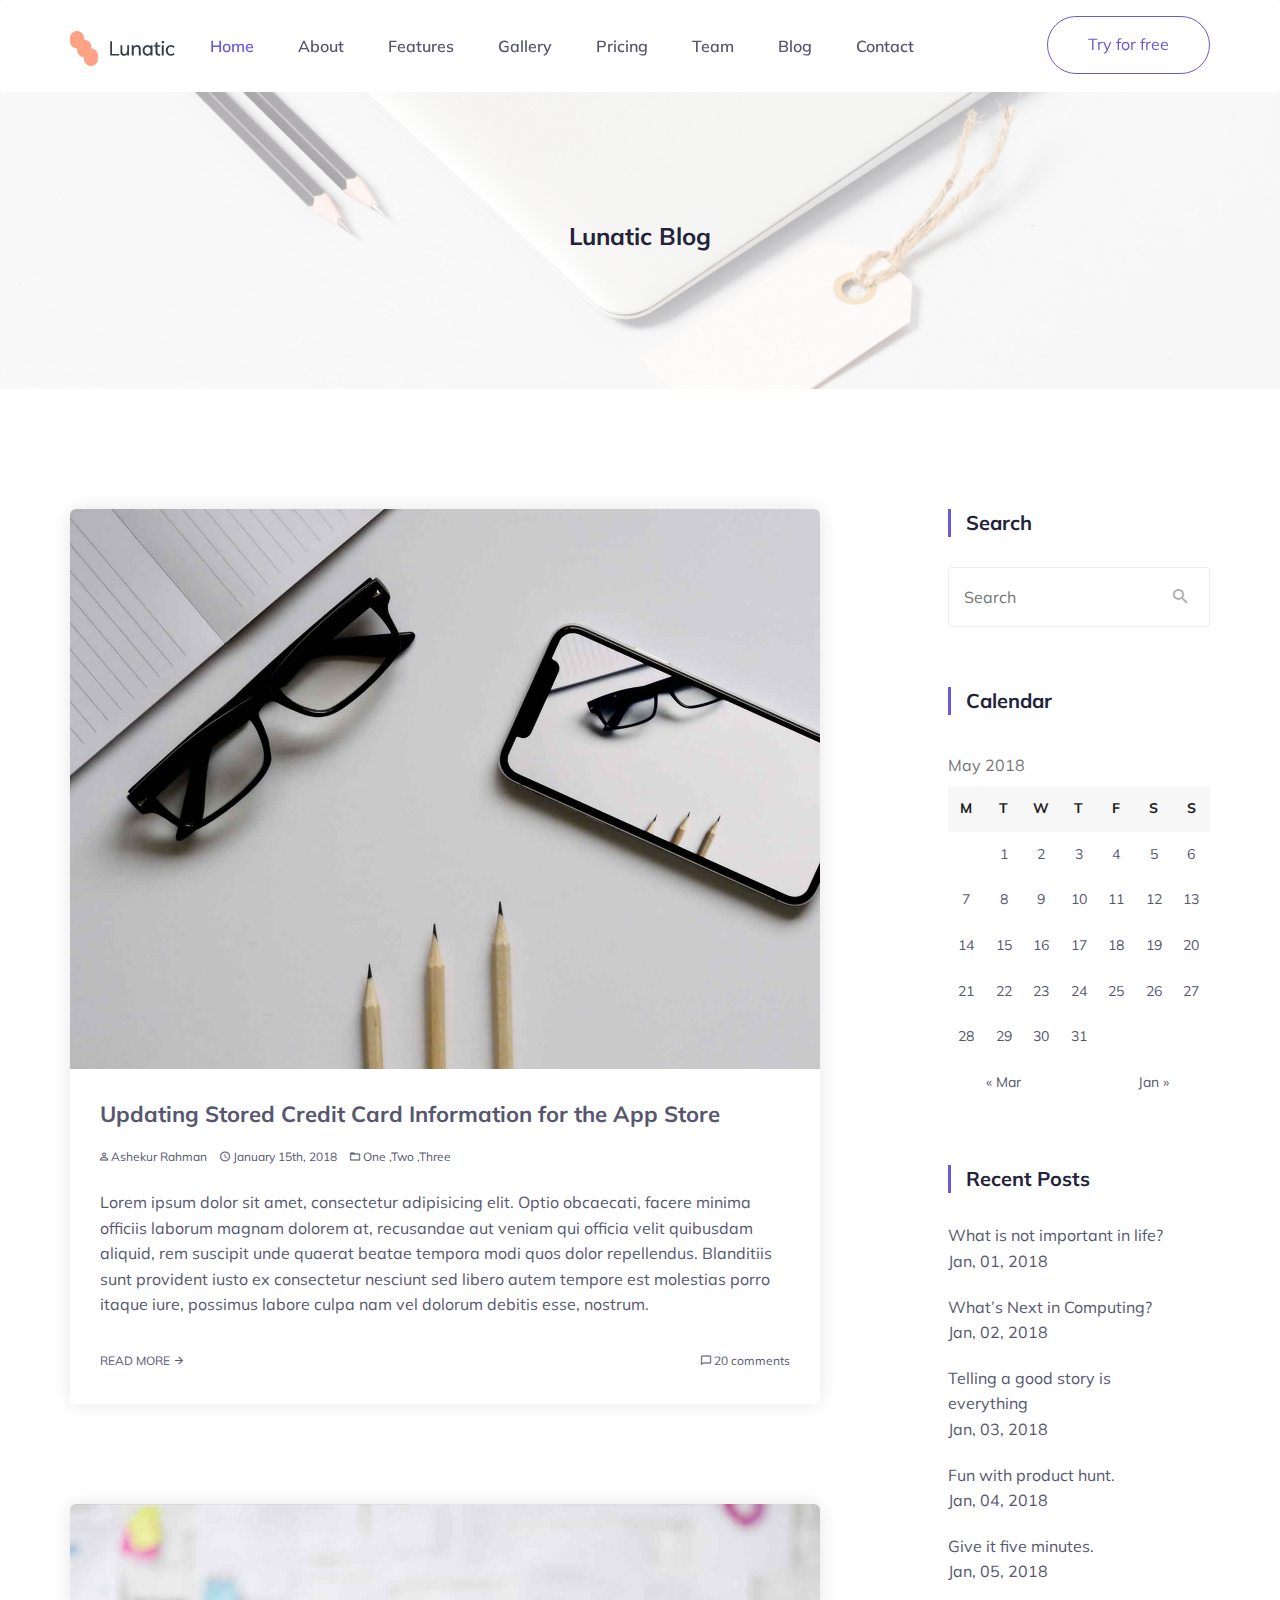
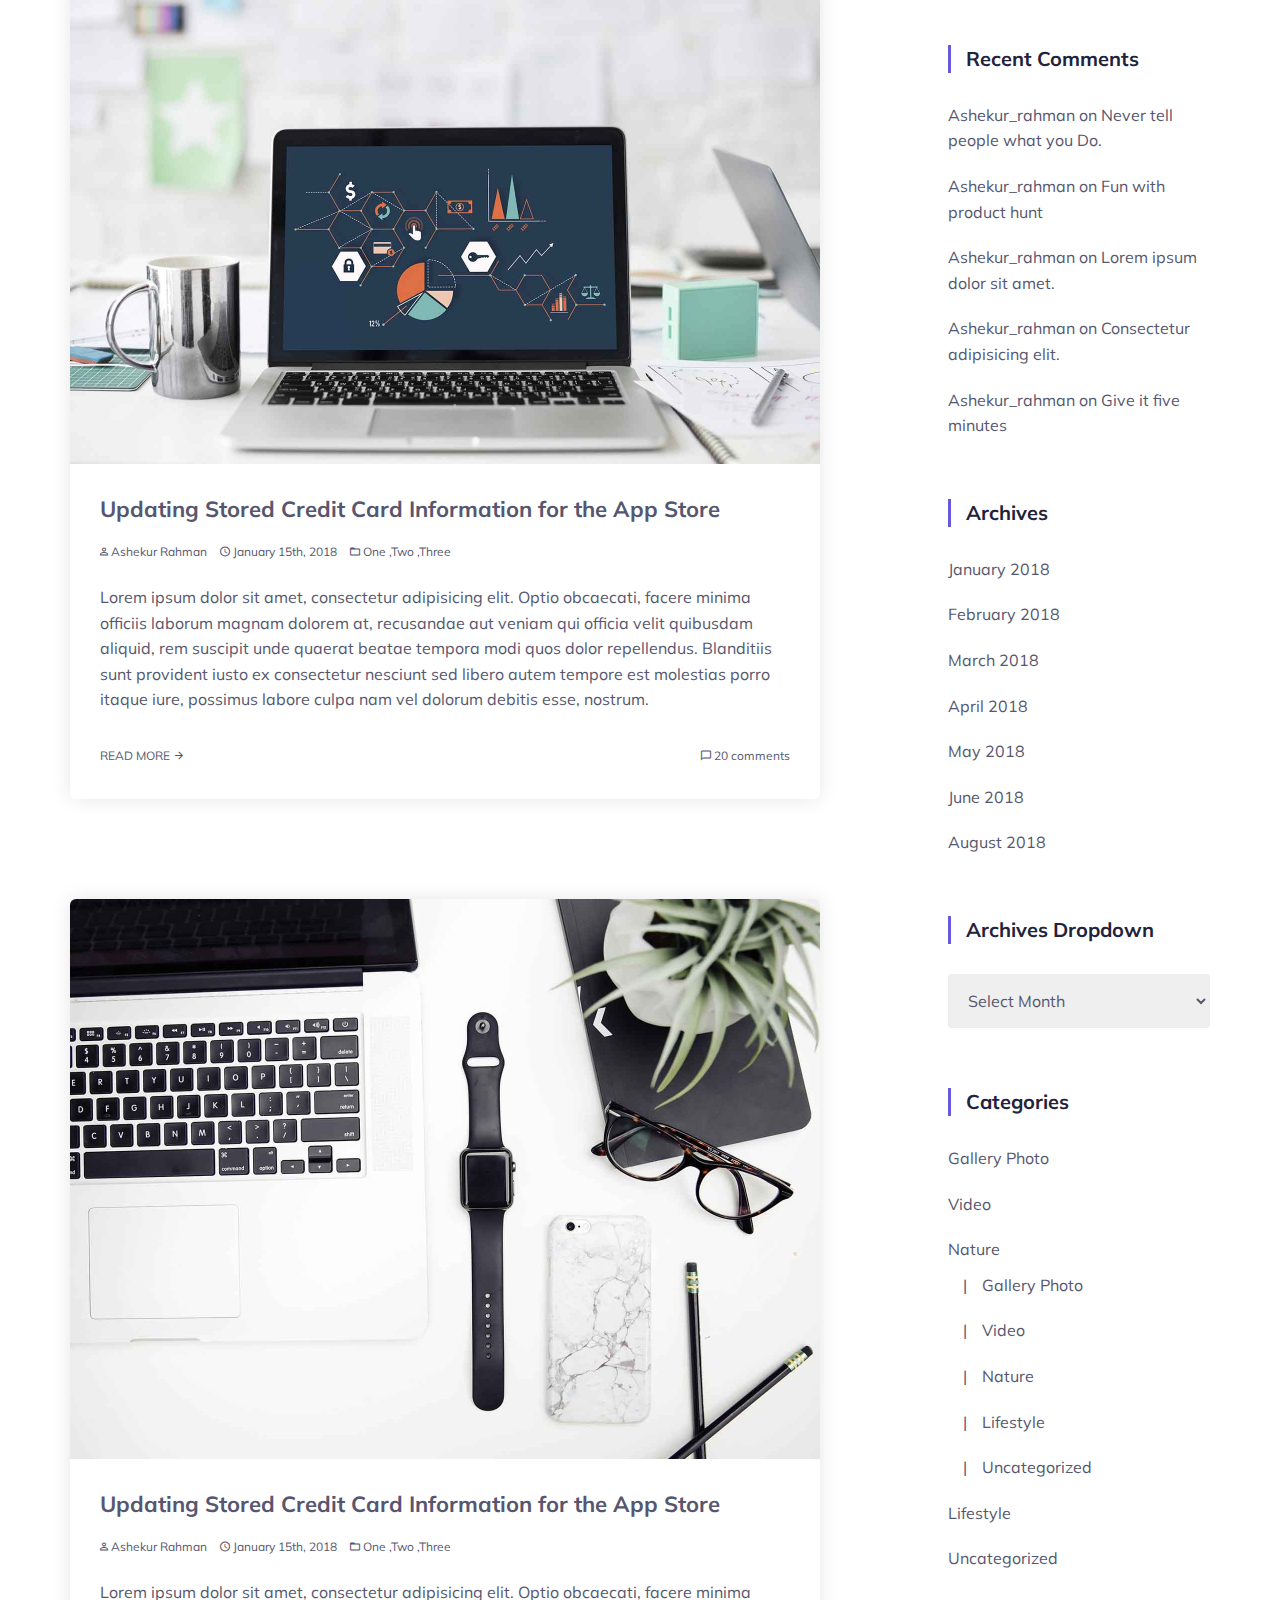
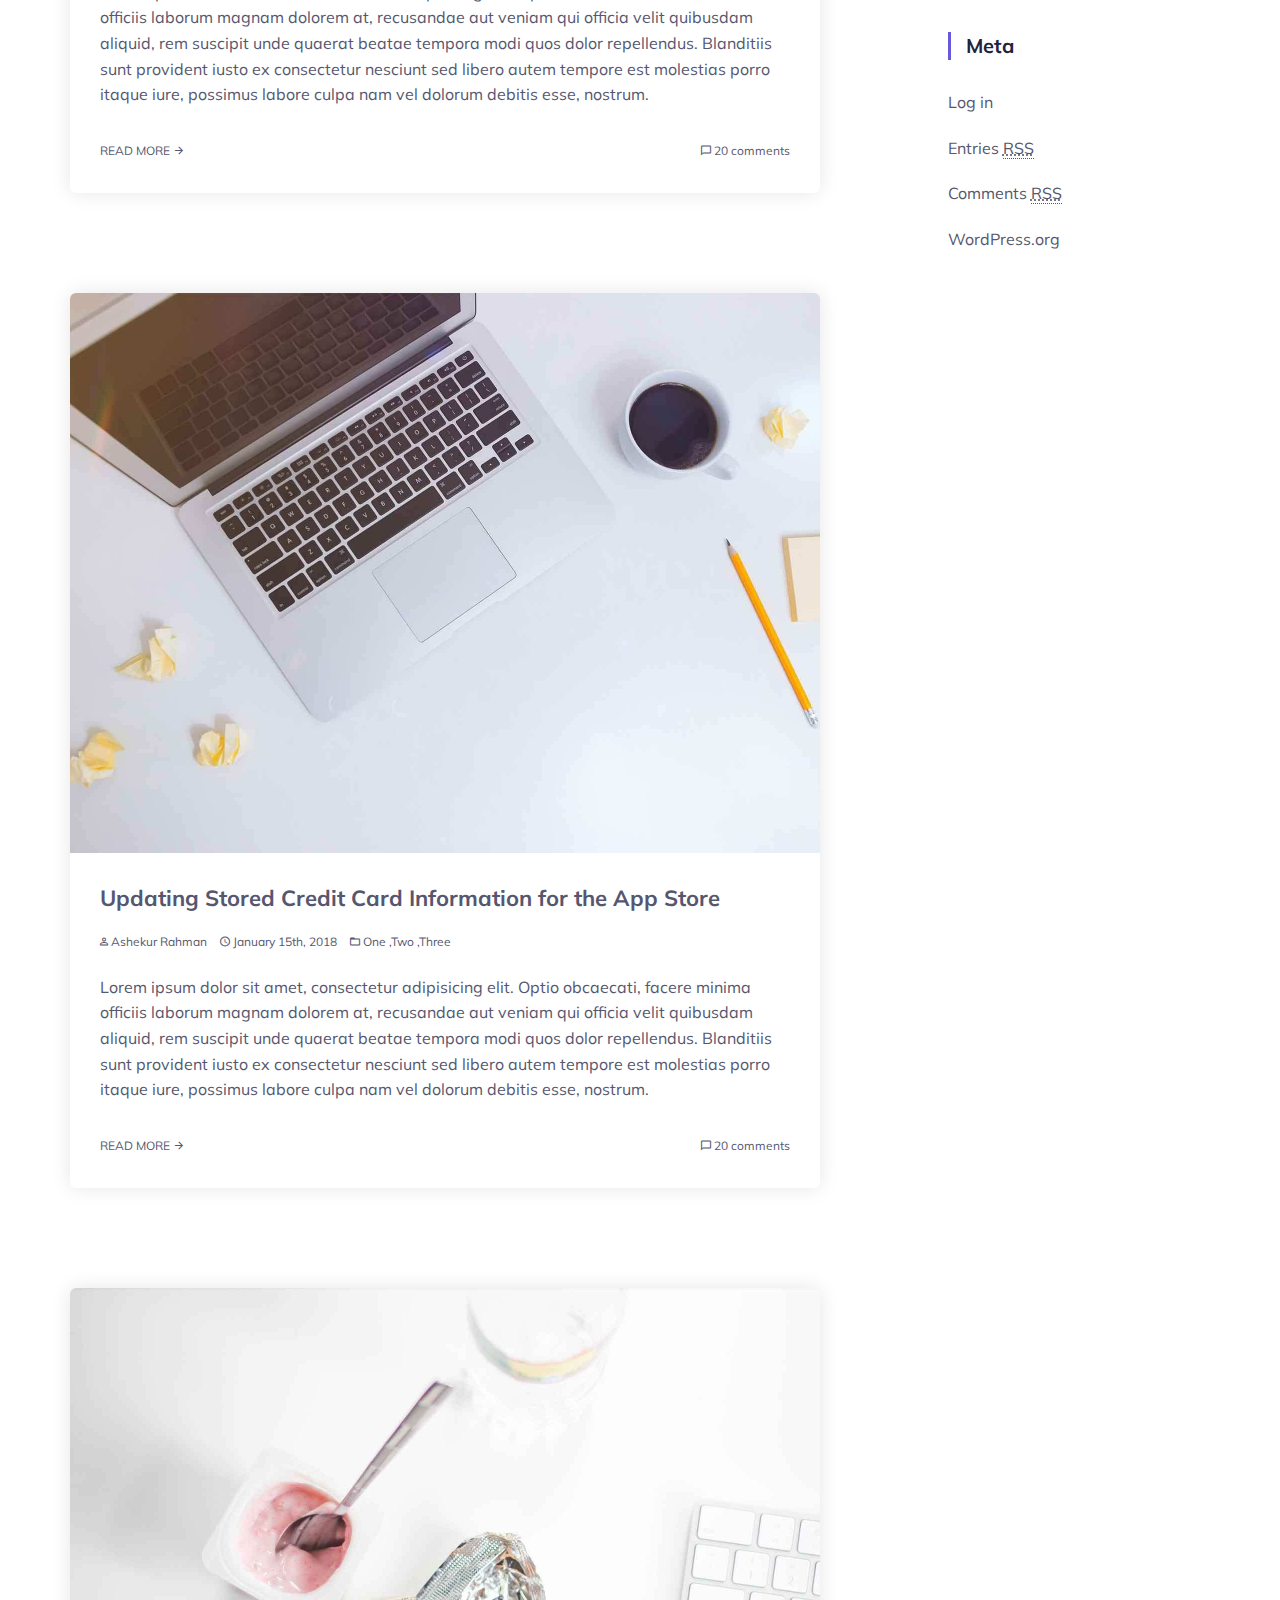
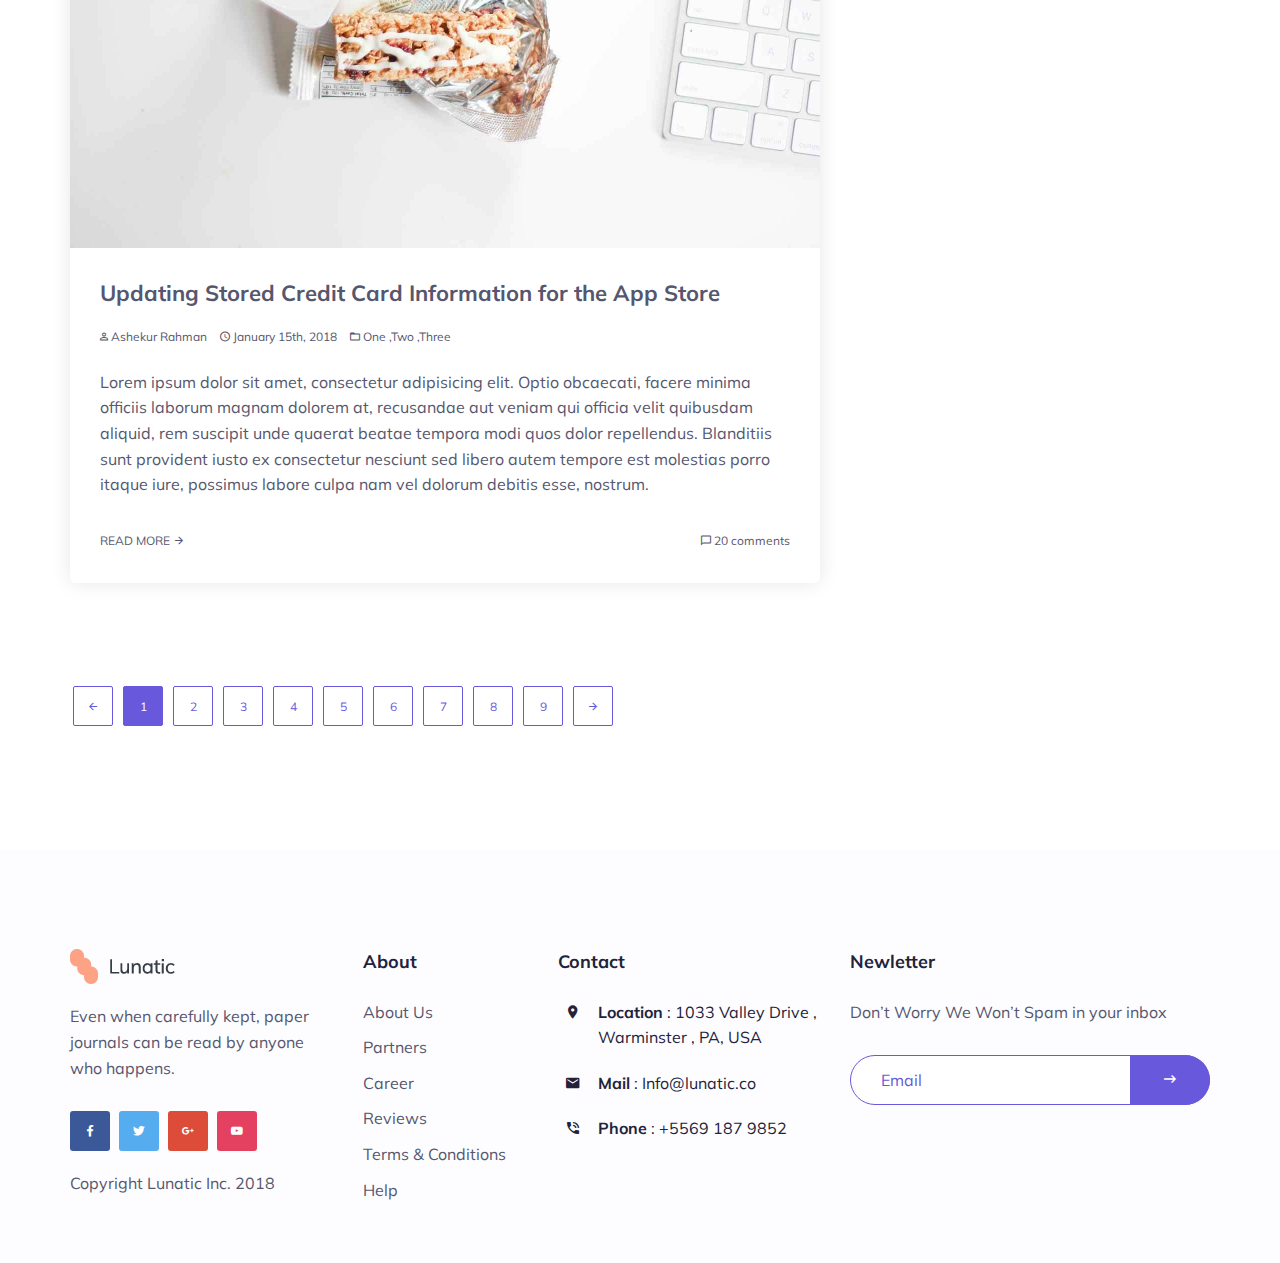
<file: public/blog/blog.html>
<!doctype html>
<html class="no-js" lang="zxx">

<head>
    <meta charset="utf-8">
    <meta name="author" content="Ashekur Rahman">
    <meta name="description" content="">
    <meta name="keywords" content="HTML,CSS,XML,JavaScript">
    <meta http-equiv="x-ua-compatible" content="ie=edge">
    <meta name="viewport" content="width=device-width, initial-scale=1.0">
    <!-- Title -->
    <title>Lunatic Apps Landing Page</title>
    <!-- Place favicon.ico in the root directory -->
    <link rel="apple-touch-icon" href="images/apple-touch-icon.png">
    <link rel="shortcut icon" type="image/ico" href="images/favicon.ico" />
    <!-- Plugin-CSS -->
    <link rel="stylesheet" href="css/bootstrap.min.css">
    <link rel="stylesheet" href="css/material-design-iconic-font.min.css">
    <link rel="stylesheet" href="css/animate.css">
    <!-- Main-Stylesheets -->
    <link rel="stylesheet" href="css/normalize.css">
    <link rel="stylesheet" href="style.css">
    <link rel="stylesheet" href="css/responsive.css">
    <script src="js/vendor/modernizr-2.8.3.min.js"></script>
    <!--[if lt IE 9]>
        <script src="//oss.maxcdn.com/html5shiv/3.7.2/html5shiv.min.js"></script>
        <script src="//oss.maxcdn.com/respond/1.4.2/respond.min.js"></script>
    <![endif]-->
</head>

<body data-spy="scroll" data-target=".mainmenu-area">
    <!-- Preloader-content -->
    <div class="preloade">
        <span><i class="zmdi zmdi-compass"></i></span>
    </div>
    <!-- Main-Menu-Area -->
    <nav class="navbar mainmenu-area transparent" data-spy="affix" data-offset-top="200">
        <div class="container">
            <div class="navbar-header">
                <button type="button" class="navbar-toggle" data-toggle="collapse" data-target="#mainmenu">
                    <span class="icon-bar"></span>
                    <span class="icon-bar"></span>
                    <span class="icon-bar"></span>
                </button>
                <a class="navbar-brand" href="#"><img src="images/logo.png" alt=""></a>
            </div>
            <div class="collapse navbar-collapse" id="mainmenu">
                <div class="navbar-header navbar-right">
                    <a href="#" class="navbar-bttn">Try for free</a>
                </div>
                <ul class="nav navbar-nav navbar-left">
                    <li class="active"><a href="../index.html#home-page">Home</a></li>
                    <li><a href="../index.html#about-page">About</a></li>
                    <li><a href="../index.html#feature-page">Features</a></li>
                    <li><a href="../index.html#gallery-page">Gallery</a></li>
                    <li><a href="../index.html#price-page">Pricing</a></li>
                    <li><a href="../index.html#team-page">Team</a></li>
                    <li><a href="../index.html#blog-page">Blog</a></li>
                    <li><a href="../index.html#contact-page">Contact</a></li>
                </ul>

            </div>
        </div>
    </nav>
    <!-- Main-Menu-Area / -->

    <header class="site-header">
        <div class="container">
            <div class="row">
                <div class="col-xs-12 text-center">
                    <h3 class="headline">Lunatic Blog</h3>
                </div>
            </div>
        </div>
    </header>

    <section class="section-padding">
        <div class="container">
            <div class="row">
                <div class="col-xs-12 col-sm-8">
                    <article class="single-blog">
                        <figure class="blog-photo">
                            <img src="images/post-1.jpg" alt="">
                        </figure>
                        <div class="blog-content">
                            <header>
                                <h5 class="title"><a href="single.html">Updating Stored Credit Card Information for the App Store</a></h5>
                                <ul class="blog-meta">
                                    <li><i class="zmdi zmdi-account-o"></i> Ashekur Rahman</li>
                                    <li><i class="zmdi zmdi-time"></i> January 15th, 2018</li>
                                    <li><i class="zmdi zmdi-folder-outline"></i> <a href="#">One ,</a><a href="#">Two ,</a><a href="#">Three</a></li>
                                </ul>
                            </header>
                            <div class="space-20"></div>
                            <p>Lorem ipsum dolor sit amet, consectetur adipisicing elit. Optio obcaecati, facere minima officiis laborum magnam dolorem at, recusandae aut veniam qui officia velit quibusdam aliquid, rem suscipit unde quaerat beatae tempora modi quos dolor repellendus. Blanditiis sunt provident iusto ex consectetur nesciunt sed libero autem tempore est molestias porro itaque iure, possimus labore culpa nam vel dolorum debitis esse, nostrum.</p>
                            <div class="space-20"></div>
                            <footer class="blog-footer">
                                <a href="#" class="read-more">Read More</a>
                                <div class="pull-right">
                                    <i class="zmdi zmdi-comment-outline"></i> 20 comments
                                </div>
                            </footer>
                        </div>
                    </article>
                    <article class="single-blog">
                        <figure class="blog-photo">
                            <img src="images/post-2.jpg" alt="">
                        </figure>
                        <div class="blog-content">
                            <header>
                                <h5 class="title"><a href="single.html">Updating Stored Credit Card Information for the App Store</a></h5>
                                <ul class="blog-meta">
                                    <li><i class="zmdi zmdi-account-o"></i> Ashekur Rahman</li>
                                    <li><i class="zmdi zmdi-time"></i> January 15th, 2018</li>
                                    <li><i class="zmdi zmdi-folder-outline"></i> <a href="#">One ,</a><a href="#">Two ,</a><a href="#">Three</a></li>
                                </ul>
                            </header>
                            <div class="space-20"></div>
                            <p>Lorem ipsum dolor sit amet, consectetur adipisicing elit. Optio obcaecati, facere minima officiis laborum magnam dolorem at, recusandae aut veniam qui officia velit quibusdam aliquid, rem suscipit unde quaerat beatae tempora modi quos dolor repellendus. Blanditiis sunt provident iusto ex consectetur nesciunt sed libero autem tempore est molestias porro itaque iure, possimus labore culpa nam vel dolorum debitis esse, nostrum.</p>
                            <div class="space-20"></div>
                            <footer class="blog-footer">
                                <a href="#" class="read-more">Read More</a>
                                <div class="pull-right">
                                    <i class="zmdi zmdi-comment-outline"></i> 20 comments
                                </div>
                            </footer>
                        </div>
                    </article>
                    <article class="single-blog">
                        <figure class="blog-photo">
                            <img src="images/post-3.jpg" alt="">
                        </figure>
                        <div class="blog-content">
                            <header>
                                <h5 class="title"><a href="single.html">Updating Stored Credit Card Information for the App Store</a></h5>
                                <ul class="blog-meta">
                                    <li><i class="zmdi zmdi-account-o"></i> Ashekur Rahman</li>
                                    <li><i class="zmdi zmdi-time"></i> January 15th, 2018</li>
                                    <li><i class="zmdi zmdi-folder-outline"></i> <a href="#">One ,</a><a href="#">Two ,</a><a href="#">Three</a></li>
                                </ul>
                            </header>
                            <div class="space-20"></div>
                            <p>Lorem ipsum dolor sit amet, consectetur adipisicing elit. Optio obcaecati, facere minima officiis laborum magnam dolorem at, recusandae aut veniam qui officia velit quibusdam aliquid, rem suscipit unde quaerat beatae tempora modi quos dolor repellendus. Blanditiis sunt provident iusto ex consectetur nesciunt sed libero autem tempore est molestias porro itaque iure, possimus labore culpa nam vel dolorum debitis esse, nostrum.</p>
                            <div class="space-20"></div>
                            <footer class="blog-footer">
                                <a href="#" class="read-more">Read More</a>
                                <div class="pull-right">
                                    <i class="zmdi zmdi-comment-outline"></i> 20 comments
                                </div>
                            </footer>
                        </div>
                    </article>
                    <article class="single-blog">
                        <figure class="blog-photo">
                            <img src="images/post-4.jpg" alt="">
                        </figure>
                        <div class="blog-content">
                            <header>
                                <h5 class="title"><a href="single.html">Updating Stored Credit Card Information for the App Store</a></h5>
                                <ul class="blog-meta">
                                    <li><i class="zmdi zmdi-account-o"></i> Ashekur Rahman</li>
                                    <li><i class="zmdi zmdi-time"></i> January 15th, 2018</li>
                                    <li><i class="zmdi zmdi-folder-outline"></i> <a href="#">One ,</a><a href="#">Two ,</a><a href="#">Three</a></li>
                                </ul>
                            </header>
                            <div class="space-20"></div>
                            <p>Lorem ipsum dolor sit amet, consectetur adipisicing elit. Optio obcaecati, facere minima officiis laborum magnam dolorem at, recusandae aut veniam qui officia velit quibusdam aliquid, rem suscipit unde quaerat beatae tempora modi quos dolor repellendus. Blanditiis sunt provident iusto ex consectetur nesciunt sed libero autem tempore est molestias porro itaque iure, possimus labore culpa nam vel dolorum debitis esse, nostrum.</p>
                            <div class="space-20"></div>
                            <footer class="blog-footer">
                                <a href="#" class="read-more">Read More</a>
                                <div class="pull-right">
                                    <i class="zmdi zmdi-comment-outline"></i> 20 comments
                                </div>
                            </footer>
                        </div>
                    </article>
                    <article class="single-blog">
                        <figure class="blog-photo">
                            <img src="images/post-5.jpg" alt="">
                        </figure>
                        <div class="blog-content">
                            <header>
                                <h5 class="title"><a href="single.html">Updating Stored Credit Card Information for the App Store</a></h5>
                                <ul class="blog-meta">
                                    <li><i class="zmdi zmdi-account-o"></i> Ashekur Rahman</li>
                                    <li><i class="zmdi zmdi-time"></i> January 15th, 2018</li>
                                    <li><i class="zmdi zmdi-folder-outline"></i> <a href="#">One ,</a><a href="#">Two ,</a><a href="#">Three</a></li>
                                </ul>
                            </header>
                            <div class="space-20"></div>
                            <p>Lorem ipsum dolor sit amet, consectetur adipisicing elit. Optio obcaecati, facere minima officiis laborum magnam dolorem at, recusandae aut veniam qui officia velit quibusdam aliquid, rem suscipit unde quaerat beatae tempora modi quos dolor repellendus. Blanditiis sunt provident iusto ex consectetur nesciunt sed libero autem tempore est molestias porro itaque iure, possimus labore culpa nam vel dolorum debitis esse, nostrum.</p>
                            <div class="space-20"></div>
                            <footer class="blog-footer">
                                <a href="#" class="read-more">Read More</a>
                                <div class="pull-right">
                                    <i class="zmdi zmdi-comment-outline"></i> 20 comments
                                </div>
                            </footer>
                        </div>
                    </article>
                    <div class="nav-links">
                        <a href="#" class="page-numbers"><i class="zmdi zmdi-arrow-left"></i></a>
                        <span class="page-numbers current">1</span>
                        <a href="#" class="page-numbers">2</a>
                        <a href="#" class="page-numbers">3</a>
                        <a href="#" class="page-numbers">4</a>
                        <a href="#" class="page-numbers">5</a>
                        <a href="#" class="page-numbers">6</a>
                        <a href="#" class="page-numbers">7</a>
                        <a href="#" class="page-numbers">8</a>
                        <a href="#" class="page-numbers">9</a>
                        <a href="#" class="page-numbers"><i class="zmdi zmdi-arrow-right"></i></a>
                    </div>
                </div>
                <div class="col-xs-12 col-sm-4 col-md-3 col-md-offset-1">
                    <aside class="sidebar">
                        <div class="widget">
                            <h5 class="widget-title">Search</h5>
                            <form action="" class="searchform">
                                <div class="search-box">
                                    <input type="search" name="s" class="search" id="search" placeholder="Search" value="">
                                    <button type="submit" class="search-bttn"><i class="zmdi zmdi-search"></i></button>
                                </div>
                            </form>
                        </div>
                        <div class="widget widget_calendar">
                            <h5 class="widget-title">Calendar</h5>
                            <div id="calendar_wrap" class="calendar_wrap">
                                <table id="wp-calendar">
                                    <caption>May 2018</caption>
                                    <thead>
                                        <tr>
                                            <th scope="col" title="Monday">M</th>
                                            <th scope="col" title="Tuesday">T</th>
                                            <th scope="col" title="Wednesday">W</th>
                                            <th scope="col" title="Thursday">T</th>
                                            <th scope="col" title="Friday">F</th>
                                            <th scope="col" title="Saturday">S</th>
                                            <th scope="col" title="Sunday">S</th>
                                        </tr>
                                    </thead>
                                    <tfoot>
                                        <tr>
                                            <td colspan="3" id="prev"><a href="#">« Mar</a></td>
                                            <td class="pad">&nbsp;</td>
                                            <td colspan="3" id="next"><a href="#">Jan »</a></td>
                                        </tr>
                                    </tfoot>
                                    <tbody>
                                        <tr>
                                            <td colspan="1" class="pad">&nbsp;</td>
                                            <td>1</td>
                                            <td id="today">2</td>
                                            <td>3</td>
                                            <td>4</td>
                                            <td>5</td>
                                            <td>6</td>
                                        </tr>
                                        <tr>
                                            <td>7</td>
                                            <td>8</td>
                                            <td>9</td>
                                            <td>10</td>
                                            <td>11</td>
                                            <td>12</td>
                                            <td>13</td>
                                        </tr>
                                        <tr>
                                            <td>14</td>
                                            <td>15</td>
                                            <td>16</td>
                                            <td>17</td>
                                            <td>18</td>
                                            <td>19</td>
                                            <td>20</td>
                                        </tr>
                                        <tr>
                                            <td>21</td>
                                            <td>22</td>
                                            <td>23</td>
                                            <td>24</td>
                                            <td>25</td>
                                            <td>26</td>
                                            <td>27</td>
                                        </tr>
                                        <tr>
                                            <td>28</td>
                                            <td>29</td>
                                            <td>30</td>
                                            <td>31</td>
                                            <td class="pad" colspan="3">&nbsp;</td>
                                        </tr>
                                    </tbody>
                                </table>
                            </div>
                        </div>
                        <div class="widget widget_recent_entries">
                            <h5 class="widget-title">Recent Posts</h5>
                            <ul>
                                <li>
                                    <a href="#">What is not important in life?</a>
                                    <span>Jan, 01, 2018</span>
                                </li>
                                <li>
                                    <a href="#">What’s Next in Computing?</a>
                                    <span>Jan, 02, 2018</span>
                                </li>
                                <li>
                                    <a href="#">Telling a good story is everything</a>
                                    <span>Jan, 03, 2018</span>
                                </li>
                                <li>
                                    <a href="#">Fun with product hunt.</a>
                                    <span>Jan, 04, 2018</span>
                                </li>
                                <li>
                                    <a href="#">Give it five minutes.</a>
                                    <span>Jan, 05, 2018</span>
                                </li>
                            </ul>
                        </div>
                        <div class="widget widget_recent_comments">
                            <h5 class="widget-title">Recent Comments</h5>
                            <ul>
                                <li><span class="comment-author-link">Ashekur_rahman</span> on <a href="#">Never tell people what you Do.</a></li>
                                <li><span class="comment-author-link">Ashekur_rahman</span> on <a href="#">Fun with product hunt</a></li>
                                <li><span class="comment-author-link">Ashekur_rahman</span> on <a href="#">Lorem ipsum dolor sit amet.</a></li>
                                <li><span class="comment-author-link">Ashekur_rahman</span> on <a href="#">Consectetur adipisicing elit.</a></li>
                                <li><span class="comment-author-link">Ashekur_rahman</span> on <a href="#">Give it five minutes</a></li>
                            </ul>
                        </div>
                        <div class="widget widget_archive">
                            <h5 class="widget-title">Archives</h5>
                            <ul>
                                <li><a href="#">January 2018</a></li>
                                <li><a href="#">February 2018</a></li>
                                <li><a href="#">March 2018</a></li>
                                <li><a href="#">April 2018</a></li>
                                <li><a href="#">May 2018</a></li>
                                <li><a href="#">June 2018</a></li>
                                <li><a href="#">August 2018</a></li>
                            </ul>
                        </div>
                        <div class="widget widget_archive">
                            <h5 class="widget-title">Archives Dropdown</h5>
                            <select name="archive-dropdown">
                                    <option value="">Select Month</option>
                                    <option value=""> January 2050 &nbsp;(1)</option>
                                    <option value=""> March 2018 &nbsp;(1)</option>
                                    <option value=""> February 2018 &nbsp;(6)</option>
                                    <option value=""> March 2013 &nbsp;(7)</option>
                                    <option value=""> January 2013 &nbsp;(19)</option>
                                    <option value=""> December 2012 &nbsp;(12)</option>
                                    <option value=""> November 2012 &nbsp;(2)</option>
                                    <option value=""> March 2012 &nbsp;(5)</option>
                                    <option value=""> January 2012 &nbsp;(6)</option>
                                    <option value=""> March 2011 &nbsp;(1)</option>
                                    <option value=""> October 2010 &nbsp;(1)</option>
                                    <option value=""> September 2010 &nbsp;(2)</option>
                                    <option value=""> August 2010 &nbsp;(3)</option>
                                    <option value=""> July 2010 &nbsp;(1)</option>
                                    <option value=""> June 2010 &nbsp;(3)</option>
                                    <option value=""> May 2010 &nbsp;(1)</option>
                                    <option value=""> April 2010 &nbsp;(1)</option>
                                    <option value=""> March 2010 &nbsp;(1)</option>
                                    <option value=""> February 2010 &nbsp;(1)</option>
                                    <option value=""> January 2010 &nbsp;(1)</option>
                                    <option value=""> October 2009 &nbsp;(1)</option>
                                    <option value=""> September 2009 &nbsp;(1)</option>
                                    <option value=""> August 2009 &nbsp;(1)</option>
                                    <option value=""> July 2009 &nbsp;(1)</option>
                                    <option value=""> June 2009 &nbsp;(1)</option>
                                    <option value=""> May 2009 &nbsp;(1)</option>
                                </select>
                        </div>
                        <div class="widget widget_categories">
                            <h5 class="widget-title">Categories</h5>
                            <ul>
                                <li><a href="#">Gallery Photo</a></li>
                                <li><a href="#">Video</a></li>
                                <li><a href="#">Nature</a>
                                    <ul>
                                        <li><a href="#">Gallery Photo</a></li>
                                        <li><a href="#">Video</a></li>
                                        <li><a href="#">Nature</a></li>
                                        <li><a href="#">Lifestyle</a></li>
                                        <li><a href="#">Uncategorized</a></li>
                                    </ul>
                                </li>
                                <li><a href="#">Lifestyle</a></li>
                                <li><a href="#">Uncategorized</a></li>
                            </ul>
                        </div>
                        <div class="widget">
                            <h5 class="widget-title">Meta</h5>
                            <ul>
                                <li><a href="">Log in</a></li>
                                <li><a href="">Entries <abbr title="Really Simple Syndication">RSS</abbr></a></li>
                                <li><a href="">Comments <abbr title="Really Simple Syndication">RSS</abbr></a></li>
                                <li><a href="">WordPress.org</a></li>
                            </ul>
                        </div>
                    </aside>
                </div>
            </div>
        </div>
    </section>

    <!-- Footer-Area -->
    <footer class="footer-area">
        <div class="container">
            <div class="row">
                <div class="col-xs-12 col-sm-3">
                    <img src="images/logo.png" alt="">
                    <div class="space-20"></div>
                    <p>Even when carefully kept, paper journals can be read by anyone who happens.</p>
                    <div class="space-20"></div>
                    <ul class="social-menu">
                        <li><a href="#"><i class="zmdi zmdi-facebook"></i></a></li>
                        <li><a href="#"><i class="zmdi zmdi-twitter"></i></a></li>
                        <li><a href="#"><i class="zmdi zmdi-google-plus"></i></a></li>
                        <li><a href="#"><i class="zmdi zmdi-youtube-play"></i></a></li>
                    </ul>
                    <div class="space-20"></div>
                    <p>Copyright Lunatic Inc. 2018</p>
                    <div class="space-50"></div>
                </div>
                <div class="col-xs-12 col-sm-2">
                    <h4>About</h4>
                    <div class="space-10"></div>
                    <ul class="list">
                        <li><a href="#">About Us</a></li>
                        <li><a href="#">Partners</a></li>
                        <li><a href="#">Career</a></li>
                        <li><a href="#">Reviews</a></li>
                        <li><a href="#">Terms &amp; Conditions</a></li>
                        <li><a href="#">Help</a></li>
                    </ul>
                    <div class="space-50"></div>
                </div>
                <div class="col-xs-12 col-sm-3">
                    <h4>Contact</h4>
                    <div class="space-10"></div>
                    <ul class="icon-list">
                        <li>
                            <div class="icon">
                                <i class="zmdi zmdi-pin zmdi-hc-fw"></i>
                            </div>
                            <strong>Location</strong> : 1033 Valley Drive , Warminster , PA, USA
                        </li>
                        <li>
                            <div class="icon">
                                <i class="zmdi zmdi-email"></i>
                            </div>
                            <strong>Mail</strong> : Info@lunatic.co
                        </li>
                        <li>
                            <div class="icon">
                                <i class="zmdi zmdi-phone-in-talk"></i>
                            </div>
                            <strong>Phone</strong> : +5569 187 9852
                        </li>
                    </ul>
                    <div class="space-50"></div>
                </div>
                <div class="col-xs-12 col-sm-4">
                    <h4>Newletter</h4>
                    <div class="space-10"></div>
                    <p>Don’t Worry We Won’t Spam in your inbox</p>
                    <div class="space-20"></div>
                    <form id="mc-form" class="subscribe">
                        <input type="text" class="control" placeholder="Email" id="mc-email">
                        <button class="sub-button" type="submit"><i class="zmdi zmdi-long-arrow-right"></i></button>
                        <label class="mt10" for="mc-email"></label>
                    </form>
                    <div class="space-50"></div>
                </div>
            </div>
        </div>
    </footer>
    <!-- Footer-Area / -->
    <!--Vendor-JS-->
    <script src="js/vendor/jquery-1.12.4.min.js"></script>
    <script src="js/vendor/bootstrap.min.js"></script>
    <!--Plugin-JS-->
    <script src="js/owl.carousel.min.js"></script>
    <script src="js/scrollUp.min.js"></script>
    <!--Main-active-JS-->
    <script src="js/main.js"></script>
</body>

</html>
</file>
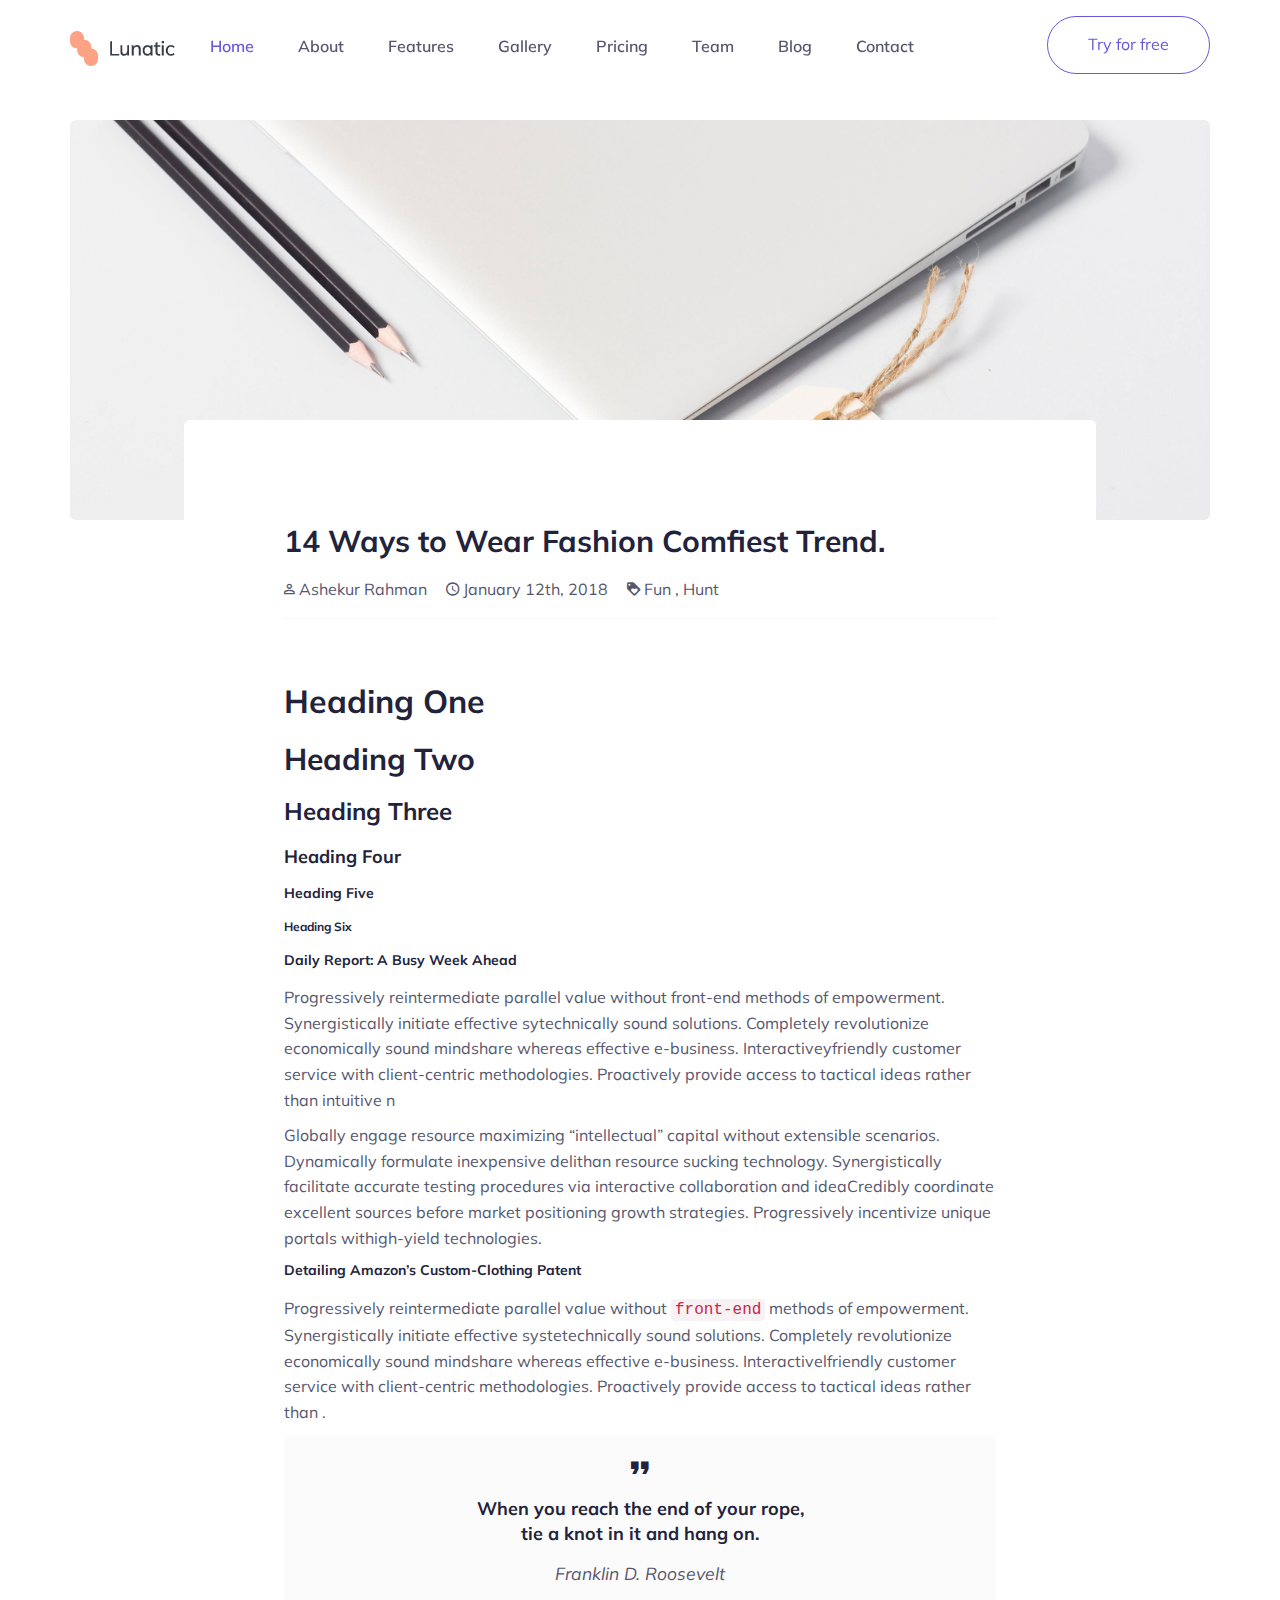
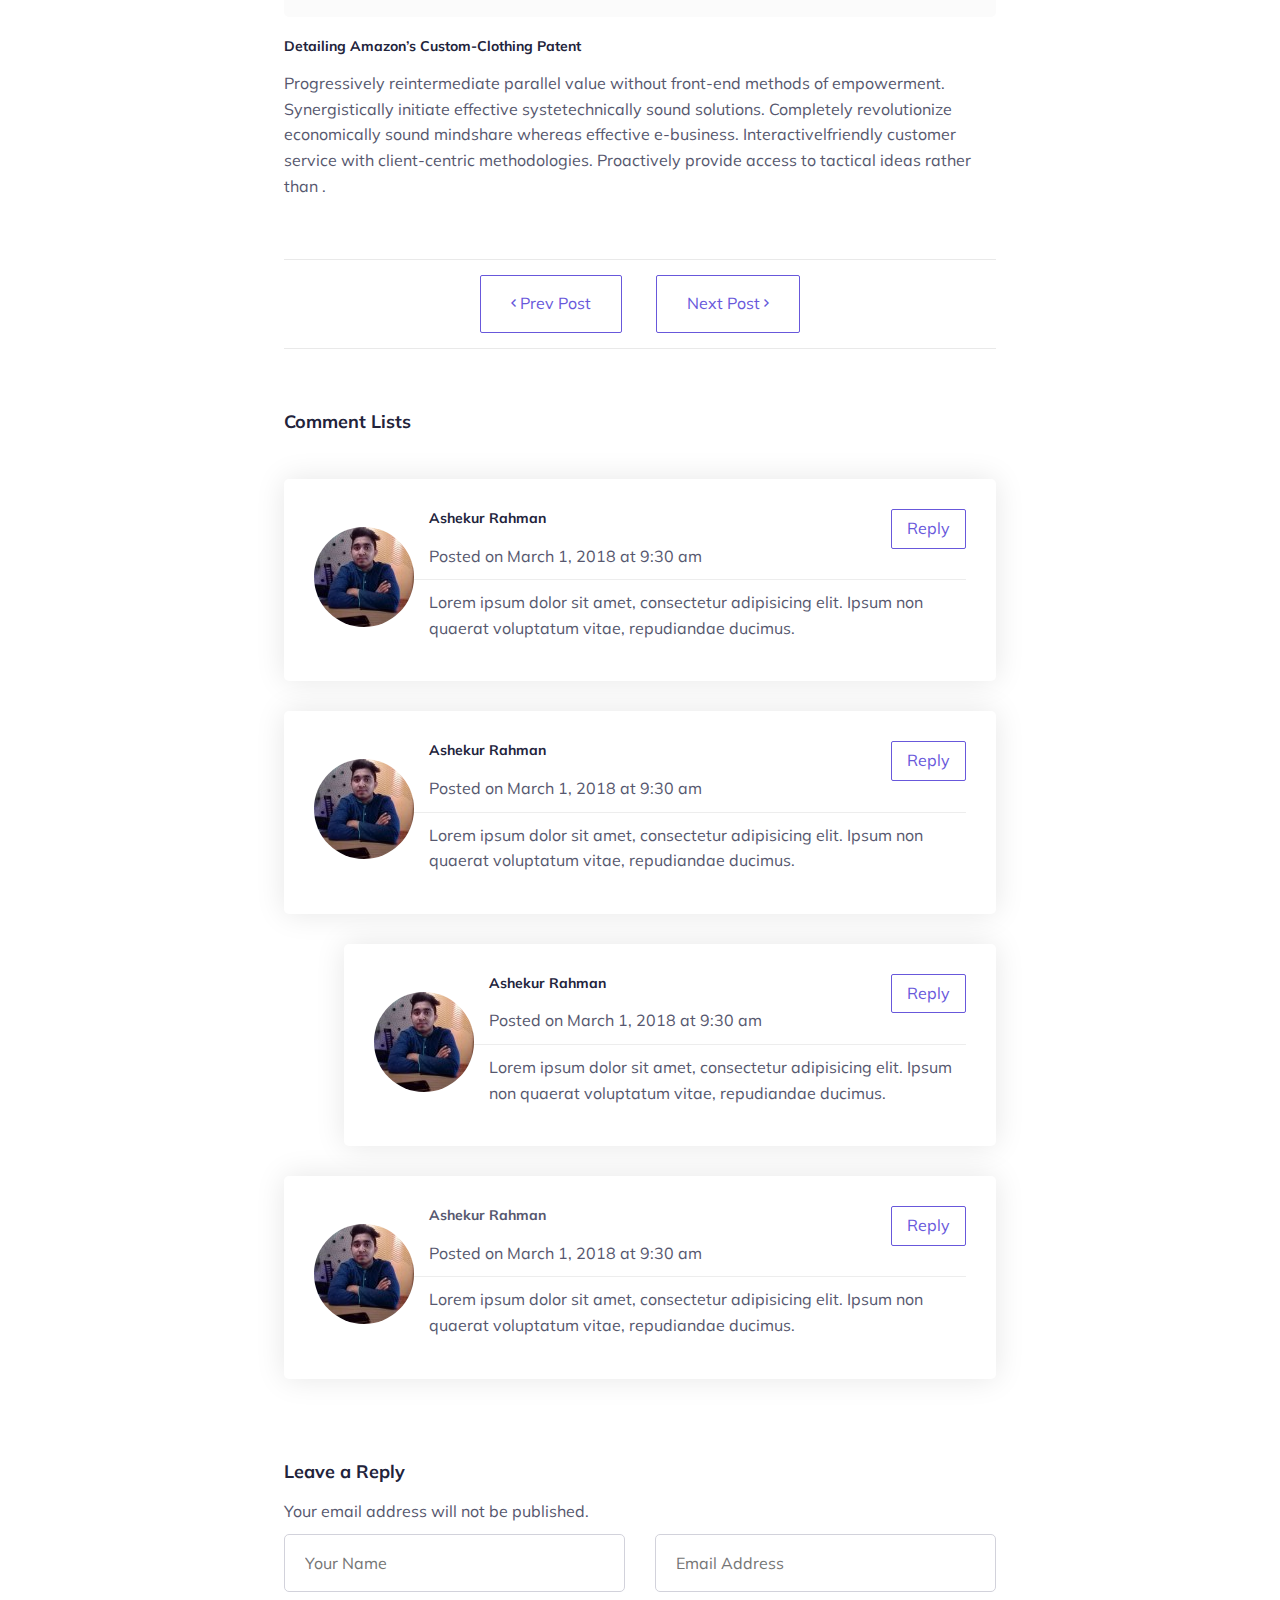
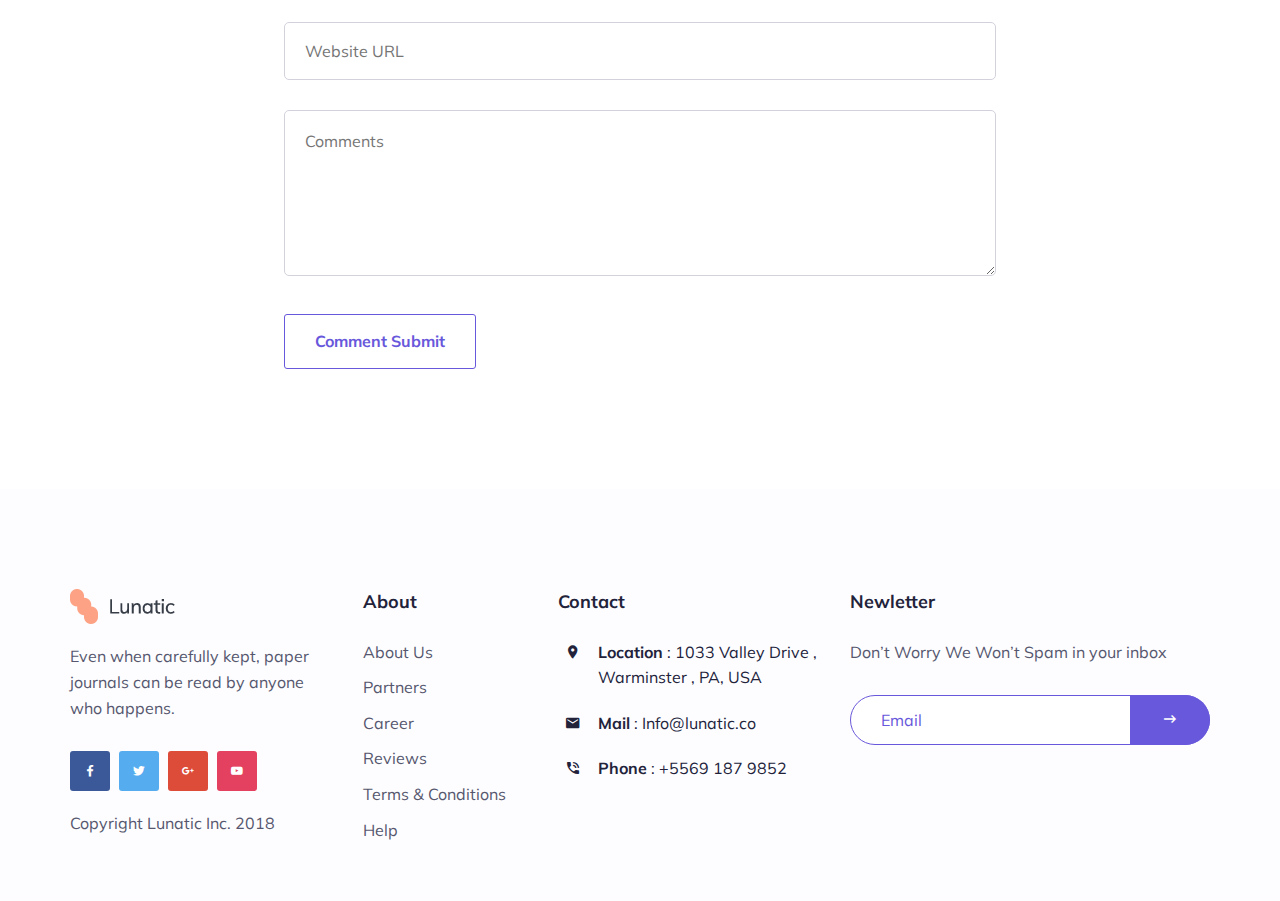
<file: public/blog/single.html>
<!doctype html>
<html class="no-js" lang="zxx">

<head>
    <meta charset="utf-8">
    <meta name="author" content="Ashekur Rahman">
    <meta name="description" content="">
    <meta name="keywords" content="HTML,CSS,XML,JavaScript">
    <meta http-equiv="x-ua-compatible" content="ie=edge">
    <meta name="viewport" content="width=device-width, initial-scale=1.0">
    <!-- Title -->
    <title>Lunatic Apps Landing Page</title>
    <!-- Place favicon.ico in the root directory -->
    <link rel="apple-touch-icon" href="images/apple-touch-icon.png">
    <link rel="shortcut icon" type="image/ico" href="images/favicon.ico" />
    <!-- Plugin-CSS -->
    <link rel="stylesheet" href="css/bootstrap.min.css">
    <link rel="stylesheet" href="css/material-design-iconic-font.min.css">
    <link rel="stylesheet" href="css/animate.css">
    <!-- Main-Stylesheets -->
    <link rel="stylesheet" href="css/normalize.css">
    <link rel="stylesheet" href="style.css">
    <link rel="stylesheet" href="css/responsive.css">
    <script src="js/vendor/modernizr-2.8.3.min.js"></script>
    <!--[if lt IE 9]>
        <script src="//oss.maxcdn.com/html5shiv/3.7.2/html5shiv.min.js"></script>
        <script src="//oss.maxcdn.com/respond/1.4.2/respond.min.js"></script>
    <![endif]-->
</head>

<body data-spy="scroll" data-target=".mainmenu-area">
    <!-- Preloader-content -->
    <div class="preloade">
        <span><i class="zmdi zmdi-compass"></i></span>
    </div>
    <!-- Main-Menu-Area -->
    <nav class="navbar mainmenu-area transparent" data-spy="affix" data-offset-top="200">
        <div class="container">
            <div class="navbar-header">
                <button type="button" class="navbar-toggle" data-toggle="collapse" data-target="#mainmenu">
                    <span class="icon-bar"></span>
                    <span class="icon-bar"></span>
                    <span class="icon-bar"></span>
                </button>
                <a class="navbar-brand" href="#"><img src="images/logo.png" alt=""></a>
            </div>
            <div class="collapse navbar-collapse" id="mainmenu">
                <div class="navbar-header navbar-right">
                    <a href="#" class="navbar-bttn">Try for free</a>
                </div>
                <ul class="nav navbar-nav navbar-left">
                    <li class="active"><a href="../index.html#home-page">Home</a></li>
                    <li><a href="../index.html#about-page">About</a></li>
                    <li><a href="../index.html#feature-page">Features</a></li>
                    <li><a href="../index.html#gallery-page">Gallery</a></li>
                    <li><a href="../index.html#price-page">Pricing</a></li>
                    <li><a href="../index.html#team-page">Team</a></li>
                    <li><a href="../index.html#blog-page">Blog</a></li>
                    <li><a href="../index.html#contact-page">Contact</a></li>
                </ul>

            </div>
        </div>
    </nav>
    <!-- Main-Menu-Area / -->

    <section class="section-padding">
        <div class="container">
            <div class="row">
                <div class="col-xs-12">
                    <article class="blog-details">
                        <figure class="blog-photo">
                            <img src="images/site-header.jpg" alt="">
                        </figure>
                        <div class="blog-content">
                            <div class="post-header">
                                <h2>14 Ways to Wear Fashion Comfiest Trend.</h2>
                                <ul class="info">
                                    <li><i class="zmdi zmdi-account-o"></i> Ashekur Rahman</li>
                                    <li><i class="zmdi zmdi-time"></i> January 12th, 2018</li>
                                    <li><i class="zmdi zmdi-label-heart"></i> <a href="" rel="tag">Fun</a> , <a href="" rel="tag">Hunt</a></li>
                                </ul>
                            </div>
                            <div class="blog-summary">
                                <h1>Heading One</h1>
                                <h2>Heading Two</h2>
                                <h3>Heading Three</h3>
                                <h4>Heading Four</h4>
                                <h5>Heading Five</h5>
                                <h6>Heading Six</h6>
                                <h5>Daily Report: A Busy Week Ahead</h5>
                                <p>Progressively reintermediate parallel value without front-end methods of empowerment. Synergistically initiate effective sytechnically sound solutions. Completely revolutionize economically sound mindshare whereas effective e-business. Interactiveyfriendly customer service with client-centric methodologies. Proactively provide access to tactical ideas rather than intuitive n</p>
                                <p>Globally engage resource maximizing <q>intellectual</q> capital without extensible scenarios. Dynamically formulate inexpensive delithan resource sucking technology. Synergistically facilitate accurate testing procedures via interactive collaboration and ideaCredibly coordinate excellent sources before market positioning growth strategies. Progressively incentivize unique portals withigh-yield technologies.</p>
                                <h5>Detailing Amazon’s Custom-Clothing Patent</h5>
                                <p>Progressively reintermediate parallel value without <code>front-end</code> methods of empowerment. Synergistically initiate effective systetechnically sound solutions. Completely revolutionize economically sound mindshare whereas effective e-business. Interactivelfriendly customer service with client-centric methodologies. Proactively provide access to tactical ideas rather than .</p>
                                <blockquote>
                                    <h4>When you reach the end of your rope, <br /> tie a knot in it and hang on.</h4>
                                    <cite>Franklin D. Roosevelt</cite>
                                </blockquote>
                                <h5>Detailing Amazon’s Custom-Clothing Patent</h5>
                                <p>Progressively reintermediate parallel value without front-end methods of empowerment. Synergistically initiate effective systetechnically sound solutions. Completely revolutionize economically sound mindshare whereas effective e-business. Interactivelfriendly customer service with client-centric methodologies. Proactively provide access to tactical ideas rather than .</p>
                            </div>
                            <div class="single-post-pagination">
                                <nav class="navigation post-navigation" role="navigation">
                                    <div class="nav-links">
                                        <div class="nav-previous">
                                            <a href="" rel="prev"><i class="zmdi zmdi-chevron-left"></i> Prev Post</a>
                                        </div>
                                        <div class="nav-next">
                                            <a href="" rel="next">Next Post <i class="zmdi zmdi-chevron-right"></i></a>
                                        </div>
                                    </div>
                                </nav>
                            </div>
                            <div class="comments-area">
                                <h4>Comment Lists</h4>
                                <ul class="comments-list">
                                    <li>
                                        <article class="comment comment-item">
                                            <figure class="comment-pic">
                                                <img alt="" src="images/avatar.jpeg" class="avatar" height="100" width="100">
                                            </figure>
                                            <div class="comment-text">
                                                <div class="comment-header">
                                                    <h5>Ashekur Rahman</h5>
                                                    <p class="comment-date">Posted on March 1, 2018 at 9:30 am </p>
                                                </div>
                                                <p>Lorem ipsum dolor sit amet, consectetur adipisicing elit. Ipsum non quaerat voluptatum vitae, repudiandae ducimus.</p>
                                                <a rel="nofollow" class="comment-reply-link" href="">Reply</a>
                                            </div>
                                        </article>
                                    </li>
                                    <li>
                                        <article class="comment comment-item">
                                            <figure class="comment-pic">
                                                <img alt="" src="images/avatar.jpeg" class="avatar" height="100" width="100">
                                            </figure>
                                            <div class="comment-text">
                                                <div class="comment-header">
                                                    <h5>Ashekur Rahman</h5>
                                                    <p class="comment-date">Posted on March 1, 2018 at 9:30 am </p>
                                                </div>
                                                <p>Lorem ipsum dolor sit amet, consectetur adipisicing elit. Ipsum non quaerat voluptatum vitae, repudiandae ducimus.</p>
                                                <a rel="nofollow" class="comment-reply-link" href="">Reply</a>
                                            </div>
                                        </article>
                                        <ul class="children">
                                            <li>
                                                <article class="comment comment-item">
                                                    <figure class="comment-pic">
                                                        <img alt="" src="images/avatar.jpeg" class="avatar" height="100" width="100">
                                                    </figure>
                                                    <div class="comment-text">
                                                        <div class="comment-header">
                                                            <h5>Ashekur Rahman</h5>
                                                            <p class="comment-date">Posted on March 1, 2018 at 9:30 am </p>
                                                        </div>
                                                        <p>Lorem ipsum dolor sit amet, consectetur adipisicing elit. Ipsum non quaerat voluptatum vitae, repudiandae ducimus.</p>
                                                        <a rel="nofollow" class="comment-reply-link" href="">Reply</a>
                                                    </div>
                                                </article>
                                            </li>
                                        </ul>
                                    </li>
                                    <li>
                                        <article class="comment comment-item">
                                            <figure class="comment-pic"><img alt="" src="images/avatar.jpeg" class="avatar" height="100" width="100"></figure>
                                            <div class="comment-text">
                                                <div class="comment-header">
                                                    <h5> <a target="_blank" href="">Ashekur Rahman</a></h5>
                                                    <p class="comment-date">Posted on March 1, 2018 at 9:30 am </p>
                                                </div>
                                                <p>Lorem ipsum dolor sit amet, consectetur adipisicing elit. Ipsum non quaerat voluptatum vitae, repudiandae ducimus.</p>
                                                <a rel="nofollow" class="comment-reply-link" href="">Reply</a>
                                            </div>
                                        </article>
                                    </li>
                                </ul>
                                <div id="respond" class="comment-respond">
                                    <h4>Leave a Reply <small><a rel="nofollow" id="cancel-comment-reply-link" href="/whats-next-in-computing/#respond" style="display:none;">Cancel reply</a></small></h4>
                                    <form action="" method="post" id="commentform" class="comment-form" novalidate="">
                                        <p>Your email address will not be published.</p>
                                        <div class="form-double">
                                            <div class="form_group">
                                                <input type="text" name="author" placeholder="Your Name" value="" class="form_control" required="required">
                                            </div>
                                            <div class="form_group last">
                                                <input type="email" name="email" value="" placeholder="Email Address" class="form_control" required="required">
                                            </div>
                                        </div>
                                        <div class="form_group">
                                            <input name="url" value="" class="form_control" placeholder="Website URL" type="url">
                                        </div>
                                        <div class="form_group">
                                            <textarea class="form_control" name="comment" id="comment" rows="5" placeholder="Comments" required="required"></textarea>
                                        </div>
                                        <button class="bttn-default bttn-sq">Comment Submit</button>
                                    </form>
                                </div>
                            </div>
                        </div>
                    </article>
                </div>
            </div>
        </div>
    </section>

    <!-- Footer-Area -->
    <footer class="footer-area">
        <div class="container">
            <div class="row">
                <div class="col-xs-12 col-sm-3">
                    <img src="images/logo.png" alt="">
                    <div class="space-20"></div>
                    <p>Even when carefully kept, paper journals can be read by anyone who happens.</p>
                    <div class="space-20"></div>
                    <ul class="social-menu">
                        <li><a href="#"><i class="zmdi zmdi-facebook"></i></a></li>
                        <li><a href="#"><i class="zmdi zmdi-twitter"></i></a></li>
                        <li><a href="#"><i class="zmdi zmdi-google-plus"></i></a></li>
                        <li><a href="#"><i class="zmdi zmdi-youtube-play"></i></a></li>
                    </ul>
                    <div class="space-20"></div>
                    <p>Copyright Lunatic Inc. 2018</p>
                    <div class="space-50"></div>
                </div>
                <div class="col-xs-12 col-sm-2">
                    <h4>About</h4>
                    <div class="space-10"></div>
                    <ul class="list">
                        <li><a href="#">About Us</a></li>
                        <li><a href="#">Partners</a></li>
                        <li><a href="#">Career</a></li>
                        <li><a href="#">Reviews</a></li>
                        <li><a href="#">Terms &amp; Conditions</a></li>
                        <li><a href="#">Help</a></li>
                    </ul>
                    <div class="space-50"></div>
                </div>
                <div class="col-xs-12 col-sm-3">
                    <h4>Contact</h4>
                    <div class="space-10"></div>
                    <ul class="icon-list">
                        <li>
                            <div class="icon">
                                <i class="zmdi zmdi-pin zmdi-hc-fw"></i>
                            </div>
                            <strong>Location</strong> : 1033 Valley Drive , Warminster , PA, USA
                        </li>
                        <li>
                            <div class="icon">
                                <i class="zmdi zmdi-email"></i>
                            </div>
                            <strong>Mail</strong> : Info@lunatic.co
                        </li>
                        <li>
                            <div class="icon">
                                <i class="zmdi zmdi-phone-in-talk"></i>
                            </div>
                            <strong>Phone</strong> : +5569 187 9852
                        </li>
                    </ul>
                    <div class="space-50"></div>
                </div>
                <div class="col-xs-12 col-sm-4">
                    <h4>Newletter</h4>
                    <div class="space-10"></div>
                    <p>Don’t Worry We Won’t Spam in your inbox</p>
                    <div class="space-20"></div>
                    <form id="mc-form" class="subscribe">
                        <input type="text" class="control" placeholder="Email" id="mc-email">
                        <button class="sub-button" type="submit"><i class="zmdi zmdi-long-arrow-right"></i></button>
                        <label class="mt10" for="mc-email"></label>
                    </form>
                    <div class="space-50"></div>
                </div>
            </div>
        </div>
    </footer>
    <!-- Footer-Area / -->
    <!--Vendor-JS-->
    <script src="js/vendor/jquery-1.12.4.min.js"></script>
    <script src="js/vendor/bootstrap.min.js"></script>
    <!--Plugin-JS-->
    <script src="js/owl.carousel.min.js"></script>
    <script src="js/scrollUp.min.js"></script>
    <!--Main-active-JS-->
    <script src="js/main.js"></script>
</body>

</html>
</file>
<file: public/style.css>
/*-----------------------------------------------------------------------------------
Template Name: New HTML5 Template,
Template URI: http://www.themectg.com
Description: This is html5 template
Author: Themectg
Author URI: http://www.themectg.com
Version: 1.0
-----------------------------------------------------------------------------------
CSS INDEX
===================
1. Google font
2. Theme Default CSS
3. Helpler-Class
4. Mainmenu-Area
5. Header-Area
6. Service-Box
7. Social-Area
   7.1 Counter-Box
8. Network-Area
9. Feature-Area
10. Price-Area
11. FAQ-Area
12. Gallery-Area
13. Team-Area
14. Testimonial-Area
15. Blog-Area
16. Download-Area
17. Footer-Area
18. Social-Menu
19. Subscribe-Form
20. Preloader-Style
21. ScrollToTop
-----------------------------------------------------------------------------------*/

/*-----------------
1. Google font
------------------*/

@import url('https://fonts.googleapis.com/css?family=Muli:400,600,700,800');

/*-------------------
2. Theme Default CSS
--------------------*/

a {
    text-decoration: none;
    outline: none;
    -webkit-transition: 0.4s;
    -o-transition: 0.4s;
    transition: 0.4s;
    color: #56576e;
}

input:focus,
button:focus,
a:focus,
a:hover {
    text-decoration: none;
    outline: none;
    color: #255c0d;
}

img {
    max-width: 100%;
    height: auto;
}

h1,
h2,
h3,
h4,
h5,
h6 {
    margin: 0 0 15px;
    font-weight: 700;
    line-height: 1.4em;
    color: #22233b;
}

html,
body {
    height: 100%
}

body {
    font-family: 'Muli', sans-serif;
    font-weight: 400;
    font-size: 16px;
    line-height: 1.6em;
    color: #56576e;
}


/* Remove Chrome Input Field's Unwanted Yellow Background Color */

input:-webkit-autofill,
input:-webkit-autofill:hover,
input:-webkit-autofill:focus {
    -webkit-box-shadow: 0 0 0px 1000px white inset !important;
}

/*-- 3. Helpler-Class --*/

.vcenter {
    position: absolute;
    left: 0;
    width: 100%;
    height: auto;
    top: 50%;
    -webkit-transform: translateY(-50%);
    -ms-transform: translateY(-50%);
    transform: translateY(-50%);
}

.item-center {
    display: -webkit-box;
    display: -ms-flexbox;
    display: flex;
    -ms-flex-wrap: wrap;
    flex-wrap: wrap;
    -webkit-box-align: center;
    -ms-flex-align: center;
    align-items: center;
}

.bg-white {
    background-color: #ffffff;
}

.text-error {
    color: #ff867a;
}

.bttn-icon {
    padding: 15px 50px;
    background-color: #22233b;
    color: #ffffff;
    display: inline-block;
    border-radius: 100px;
    margin-right: 10px;
    -webkit-box-shadow: 0 0 0 0 rgba(0, 0, 0, 0.4);
    box-shadow: 0 0 0 0 rgba(0, 0, 0, 0.4);
}

.bttn-icon:focus,
.bttn-icon:hover {
    color: #ffffff;
    background-color: #255c0d;
    -webkit-box-shadow: 0 20px 40px -15px rgba(0, 0, 0, 0.4);
    box-shadow: 0 20px 40px -15px rgba(0, 0, 0, 0.4);
}

.bttn-icon .bttn-content {
    position: relative;
    padding-left: 50px;
    display: block;
}

.bttn-icon .bttn-content .icon {
    display: block;
    position: absolute;
    left: 0;
    top: 50%;
    -webkit-transform: translateY(-50%);
    -ms-transform: translateY(-50%);
    transform: translateY(-50%);
    font-size: 30px;
    width: 30px;
}

.bttn-icon .bttn-content small {
    display: block;
    font-size: 12px;
}

.bttn-icon .bttn-content strong {
    display: block;
    font-size: 18px;
}

.bttn-icon.red-hover:hover {
    background-color: #fb788d;
}

.section-pd-top-2 {
    padding-top: 90px;
}

.section-padding-top {
    padding-top: 120px;
}

.section-padding {
    padding-top: 120px;
    padding-bottom: 120px;
}

.icon-list,
.list {
    margin: 0;
    padding: 0;
    list-style: none;
}

.list li {
    display: block;
    margin-bottom: 10px;
}

.icon-list li {
    display: block;
    position: relative;
    padding-left: 40px;
    margin-bottom: 20px;
    color: #22233b;
}

.icon-list li .icon {
    position: absolute;
    left: 0;
    top: 0;
    text-align: center;
    width: 30px;
    height: 30px;
    line-height: 25px;
}

.page-title {
    font-weight: 700;
    font-size: 36px;
}

/*-- 4. Mainmenu-Area --*/

.mainmenu-area {
    position: fixed;
    left: 0;
    top: 0;
    width: 100%;
    height: auto;
    border-radius: 0;
    border-bottom: 1px solid rgba(0, 0, 0, 0);
    z-index: 99999;
    padding-top: 15px;
    padding-bottom: 15px;
    background-color: #ffffff;
    -webkit-transition: 0.3s;
    -o-transition: 0.3s;
    transition: 0.3s;
}

.mainmenu-area.transparent {
    background: none;
}

.mainmenu-area.affix {
    background-color: #ffffff;
    border-bottom: 1px solid rgba(0, 0, 0, 0.1);
    padding-top: 5px;
    padding-bottom: 5px;
}

.mainmenu-area ul.nav.navbar-nav {
    float: none;
    display: block;
    text-align: center;
}

.mainmenu-area ul.nav.navbar-nav li {
    float: none;
    display: inline-block;
}

.mainmenu-area ul.nav.navbar-nav > li > a {
    background: none;
    font-weight: 600;
    font-size: 16px;
    color: #56576e;
    padding: 20px;
}

.mainmenu-area ul.nav.navbar-nav > li.active > a,
.mainmenu-area ul.nav.navbar-nav > li > a:hover {
    color: #255c0d;
}

.navbar-bttn {
    padding: 15px 40px;
    background-color: #ffffff;
    color: #255c0d;
    display: inline-block;
    border-radius: 100px;
    -webkit-box-shadow: 0 0 20px 0 rgba(255, 255, 255, 0.1);
            box-shadow: 0 0 20px 0 rgba(255, 255, 255, 0.1);
}

.navbar-bttn.active,
.navbar-bttn:hover {
    color: #ffffff;
    background-color: #255c0d;
}

.navbar-bttn.active:hover {
    background-color: #ffffff;
    color: #255c0d;
}

/*-- 5. Header-Area --*/

.header-area {
    position: relative;
    height: 100%;
    width: 100%;
    background: url('images/header-bg-1.jpg') no-repeat scroll right bottom / 100% auto;
    padding: 120px 0;
}

.headline {
    font-size: 48px;
    font-weight: 800;
}

.download-area .bttn-icon,
.header-area .bttn-icon {
    margin-right: 15px;
}

/*-- 6. Service-Box --*/

.service-box-two,
.service-box {
    padding: 60px 30px;
    margin: 0 0 30px 0;
    border-radius: 6px;
    -webkit-box-shadow: 0 0 30px -12px #c9c9c9;
    box-shadow: 0 0 30px -12px #c9c9c9;
    -webkit-transform: translateY(0);
    -ms-transform: translateY(0);
    transform: translateY(0);
    -webkit-transition: 0.3s;
    -o-transition: 0.3s;
    transition: 0.3s;

}

.service-box-two:hover,
.service-box:hover {
    -webkit-box-shadow: 0 0 30px -5px #c9c9c9;
    box-shadow: 0 0 30px -5px #c9c9c9;
    -webkit-transform: translateY(-5px);
    -ms-transform: translateY(-5px);
    transform: translateY(-5px);
}

.service-box .service-icon {
    width: 70px;
    height: 70px;
    margin: auto auto 40px auto;
    background-color: #f6f6f9;
    padding: 15px;
    border-radius: 6px;
    -webkit-transform: rotate(45deg);
    -ms-transform: rotate(45deg);
    transform: rotate(45deg);
}


.service-box .service-icon img,
.service-box .service-icon i {
    -webkit-transform: rotate(-45deg);
    -ms-transform: rotate(-45deg);
    transform: rotate(-45deg);
}

.service-box .service-title {
    font-size: 24px;
    font-weight: 700;
    margin-bottom: 20px;
    text-transform: capitalize;
}

.service-box-two {
    padding: 40px 30px;
}

.service-box-two .service-icon {
    width: 60px;
    height: 60px;
    line-height: 60px;
    border-radius: 100%;
    display: inline-block;
    color: #ffffff;
    background-color: #2d5baf;
    margin-top: 15px;
    text-align: center;
    font-size: 20px;
}

/*-- Feature-Box --*/

.feature-box {
    text-align: center;
}

.feature-box .feature-icon {
    width: 100%;
    height: 80px;
    background-repeat: no-repeat;
    background-size: auto 100%;
    background-position: center center;
    display: inline-block;
    font-size: 24px;
    line-height: 80px;
    color: #ffffff;
    margin-bottom: 30px;
}

/*-- 7. Social-Area --*/

.social-logo {
    margin-bottom: 30px;
}


/*-- 7.1 Counter-Box --*/

.counter-boxes {
    margin: 0;
    padding: 0;
    list-style: none;
}

.counter-boxes li {
    display: inline-block;
    padding: 20px;
    margin-right: 20px;
    border-radius: 6px;
    -webkit-box-shadow: 0 0 20px 0 rgba(0, 0, 0, 0.1);
    box-shadow: 0 0 20px 0 rgba(0, 0, 0, 0.1);
    min-width: 120px;
    min-height: 100px;
    text-align: center;
    background-color: #ffffff;
}

.counter-boxes li .counter {
    color: #f9748e;
    font-weight: 700;
    font-size: 20px;
    margin-bottom: 10px;
}

.counter-boxes li .title {
    font-size: 18px;
    color: #56576e;
}


/*-- 9. Feature-Area --*/

.single-feature {
    width: 100%;
    text-align: center;
    padding: 50px 30px;
    -webkit-box-shadow: 0 0 30px 0 rgba(0, 0, 0, 0.1);
    box-shadow: 0 0 30px 0 rgba(0, 0, 0, 0.1);
    border-radius: 6px;
    -webkit-transition: 0.3s;
    -o-transition: 0.3s;
    transition: 0.3s;
    -webkit-transform: translateY(0);
    -ms-transform: translateY(0);
    transform: translateY(0);
    margin-top: 30px;
    margin-bottom: 30px;
}


.single-feature:hover {
    -webkit-box-shadow: 0 10px 50px 0 rgba(0, 0, 0, 0.1);
    box-shadow: 0 10px 50px 0 rgba(0, 0, 0, 0.1);
    -webkit-transform: translateY(-5px);
    -ms-transform: translateY(-5px);
    transform: translateY(-5px);
}


.single-feature .feature-icon {
    height: 120px;
    width: 120px;
    text-align: center;
    margin: auto;
}

.single-feature .feature-icon img {
    width: auto;
    margin: auto;
}

.single-feature .title {
    font-size: 22px;
}

.features .owl-stage .owl-item:nth-child(even) .single-feature {
    margin-top: 60px;
}

/*-- 10. Price-Area --*/

.price-box-two {
    padding: 50px;
    -webkit-box-shadow: 0 0 30px 0 rgba(0, 0, 0, 0.1);
    box-shadow: 0 0 30px 0 rgba(0, 0, 0, 0.1);
    border-radius: 6px;
    text-align: center;
    -webkit-transform: translateY(0);
    -ms-transform: translateY(0);
    transform: translateY(0);
    -webkit-transition: 0.5s;
    -o-transition: 0.5s;
    transition: 0.5s;
}

.price-box-two:hover {
    background-color: #F5FBFF;
}

.price-box-two ul {
    list-style: none;
    margin: 30px 0 50px 0;
    padding: 0;
    text-align: left;
}

.price-box-two ul li {
    padding: 8px 5px 8px 30px;
    display: block;
    position: relative;
}

.price-box-two ul li:before {
    content: url('images/check.png');
    position: absolute;
    left: 0;
    top: 10px;
}

.price-box-two .price-rate {
    font-size: 36px;
    color: #1EA9FE;
}

.price-box-two .bttn-default {
    border-radius: 3px;
    display: block;
    color: #1EA9FE;
    background-color: transparent;
    border: 1px solid #1EA9FE;
    padding: 15px;
}

.price-box-two .bttn-default:hover {
    color: #ffffff;
    background-color: #1EA9FE;
}

.price-box {
    padding: 50px;
    text-align: center;
    -webkit-box-shadow: 0 0 30px 0 rgba(0, 0, 0, 0.1);
    box-shadow: 0 0 30px 0 rgba(0, 0, 0, 0.1);
    border-radius: 6px;
    background: url("images/price-bg.png") no-repeat scroll right top/ auto 50%;
    -webkit-transform: translateY(0);
    -ms-transform: translateY(0);
    transform: translateY(0);
    -webkit-transition: 0.5s;
    -o-transition: 0.5s;
    transition: 0.5s;
}

.price-box-two:hover,
.price-box:hover {
    -webkit-transform: translateY(-5px);
    -ms-transform: translateY(-5px);
    transform: translateY(-5px);
    -webkit-box-shadow: 0 10px 50px 0 rgba(0, 0, 0, 0.1);
    box-shadow: 0 10px 50px 0 rgba(0, 0, 0, 0.1);
}

.price-box .price-icon {
    height: 80px;
}

.price-box .title {
    font-size: 22px;
    font-weight: 700;
}

.price-box ul {
    list-style: none;
    margin: 0 0 30px 0;
    padding: 0;
    color: #56576e;
}

.price-box ul li {
    margin-bottom: 10px;
}

.price-box .price-rate {
    color: #255c0d;
    font-size: 26px;
    font-weight: 700;
    margin-bottom: 30px;
}

.bttn-default {
    border: 1px solid #255c0d;
    border-radius: 100px;
    color: #255c0d;
    padding: 10px 30px;
    display: inline-block;
    font-weight: 700;
    background-color: #ffffff;
    -webkit-transition: 0.3s;
    -o-transition: 0.3s;
    transition: 0.3s;
}

.bttn-default:hover {
    background-color: #255c0d;
    color: #ffffff;
}

.bttn-sq {
    border-radius: 6px;
}

.bttn-lg {
    padding: 20px 50px;
}

.form_control {
    width: 100%;
    padding: 18px 20px;
    border-radius: 6px;
    border: 1px solid #d2d2db;
    margin-bottom: 30px;
    outline: none;
}

textarea.form_control {
    min-height: 120px;
}

.form-double .form_group {
    width: calc(50% - 15px);
    float: left;
}

.form-double .form_group.last {
    float: right;
}

/*-- 11. FAQ-Area --*/

.single-faq {
    background-color: rgba(236, 234, 251, 0.3);
    padding: 30px 20px;
    margin-bottom: 30px;
    border-radius: 6px;
}

/*-- 12. Gallery-Area --*/

.gallery-area {
    overflow: hidden;
}

.full-width {
    width: 100vw;
}

.gallery .item {
    margin: 30px 15px;
    border-radius: 5px;
    overflow: hidden;
    -webkit-box-shadow: 0 0 20px 0 rgba(0, 0, 0, 0.1);
    box-shadow: 0 0 20px 0 rgba(0, 0, 0, 0.1)
}

.gallery .owl-controls .owl-dots {
    text-align: center;
}

.gallery .owl-controls .owl-dots .owl-dot {
    display: inline-block;
}

.gallery .owl-controls .owl-dots .owl-dot span {
    display: block;
    width: 12px;
    height: 12px;
    background-color: #dcdcdc;
    border-radius: 100%;
    margin: 5px;
}

.gallery .owl-controls .owl-dots .owl-dot.active span {
    background-color: #255c0d;
}

.gallery .owl-controls .owl-nav {
    text-align: center;
}

.gallery .owl-controls .owl-nav > div {
    display: inline-block;
    padding: 15px;
}

.gallery.side-arrow .owl-controls .owl-nav > div {
    position: absolute;
    top: calc(50% - 30px);
    left: -70px;
    width: 70px;
}

.gallery.side-arrow .owl-controls .owl-nav > div.owl-next {
    top: calc(50% + 30px);
}

.gallery.side-arrow .owl-controls .owl-nav > div img {
    width: 40px;
}

.video-box {
    position: relative;
}

.video-box .video-photo {
    border-radius: 6px;
    overflow: hidden;
    -webkit-box-shadow: 0 0 50px 0 rgba(0, 0, 0, 0.2);
    box-shadow: 0 0 50px 0 rgba(0, 0, 0, 0.2);
}

.play-bttn {
    width: 100px;
    height: 100px;
    border-radius: 100%;
    background-color: #255c0d;
    color: #ffffff;
    line-height: 100px;
    font-size: 50px;
    -webkit-box-shadow: 0 0 0 0 #255c0d;
    box-shadow: 0 0 0 0 #255c0d;
    padding-left: 6px;
}

.play-bttn:focus,
.play-bttn:hover {
    color: #255c0d;
    background-color: #ffffff;
    -webkit-box-shadow: 0 0 50px -10px #255c0d;
    box-shadow: 0 0 50px -10px #255c0d;
}

.video-box .play-bttn {
    position: absolute;
    left: 50%;
    top: 50%;
    -webkit-transform: translate(-50%, -50%);
    -ms-transform: translate(-50%, -50%);
    transform: translate(-50%, -50%);
}

/*-- 13. Team-Area --*/

.single-team {
    border-radius: 300px 300px 10px 10px;
    -webkit-box-shadow: 0 0 20px 0 rgba(0, 0, 0, 0.1);
    box-shadow: 0 0 20px 0 rgba(0, 0, 0, 0.1);
    text-align: center;
    overflow: hidden;
    -webkit-transform: translateY(0);
    -ms-transform: translateY(0);
    transform: translateY(0);
    -webkit-transition: 0.3s;
    -o-transition: 0.3s;
    transition: 0.3s;
}

.single-team:hover {
    -webkit-transform: translateY(-5px);
    -ms-transform: translateY(-5px);
    transform: translateY(-5px);
    -webkit-box-shadow: 0 10px 30px 0 rgba(0, 0, 0, 0.1);
    box-shadow: 0 10px 30px 0 rgba(0, 0, 0, 0.1);
}

.team-photo {
    overflow: hidden;
    border-radius: 100%;
}


.team-photo img {
    width: 100%;
}

.team-content {
    padding: 15px 15px;
}

.single-team .name {
    margin-bottom: 5px;
}

/*-- 14. Testimonial-Area --*/

.single-testimonial {
    position: relative;
    -webkit-box-shadow: 0 0 20px 0 rgba(0, 0, 0, 0.1);
    box-shadow: 0 0 20px 0 rgba(0, 0, 0, 0.1);
    padding: 60px 60px 60px 80px;
    border-radius: 6px;
    width: 80%;
    margin: 30px auto;
}

.single-testimonial:before {
    content: "\f1b2";
    font-family: 'Material-Design-Iconic-Font';
    font-size: 40px;
    color: #255c0d;
    position: absolute;
    left: 30px;
    top: 40%;
    -webkit-transform: translateY(-50%);
    -ms-transform: translateY(-50%);
    transform: translateY(-50%);
}

.single-testimonial .client-name {
    display: block;
    width: 100%;
    margin-top: 20px;
    color: #255c0d;
}

.features .owl-controls .owl-nav > div,
.testimonials .owl-controls .owl-nav > div {
    position: absolute;
    left: 0;
    top: 50%;
    -webkit-transform: translateY(-50%);
    -ms-transform: translateY(-50%);
    transform: translateY(-50%);
    width: 30px;
    height: 30px;
    display: block;
}

.features .owl-controls .owl-nav > div.owl-next,
.testimonials .owl-controls .owl-nav > div.owl-next {
    left: auto;
    right: 0;
}

.features .owl-controls .owl-dots,
.testimonials .owl-controls .owl-dots {
    text-align: center;
}

.features .owl-controls .owl-dots .owl-dot,
.testimonials .owl-controls .owl-dots .owl-dot {
    display: inline-block
}

.features .owl-controls .owl-dots .owl-dot > span,
.testimonials .owl-controls .owl-dots .owl-dot > span {
    display: block;
    width: 14px;
    height: 14px;
    border-radius: 100%;
    border: 1px solid #255c0d;
    margin: 4px 8px;
    background-color: #ffffff;
    -webkit-transition: 0.3s;
    -o-transition: 0.3s;
    transition: 0.3s;
}

.features .owl-controls .owl-dots .owl-dot.active > span,
.testimonials .owl-controls .owl-dots .owl-dot.active > span {
    background-color: #255c0d;
}

.features .owl-controls .owl-dots .owl-dot {
    display: none;
}

/*-- 15. Blog-Area --*/

.blog-single {
    border: 1px solid #f2f2f2;
    -webkit-box-shadow: 0 0 20px 0 #f2f2f2;
    box-shadow: 0 0 20px 0 #f2f2f2;
    border-radius: 6px;
    overflow: hidden;
}

.blog-single .blog-content {
    padding: 30px 15px;
}

.blog-single .blog-content .title {
    font-size: 16px;
}

.blog-single .blog-meta {
    margin: 0;
    padding: 0;
    list-style: none;
    font-size: 12px;
}

.blog-single .blog-meta li {
    display: inline-block;
    margin-right: 10px;
}

.blog-single .blog-meta li:last-child {
    margin-right: 0;
}

.blog-single .read-more {
    font-size: 12px;
}

/*-- 16. Download-Area --*/

.download-area {
    background: url('images/download-bg.jpg') no-repeat scroll left center / auto 100%;
}

/*-- 17. Footer-Area --*/

.footer-area {
    padding-top: 120px;
    background-color: #f7f7f7;
}

/*-- 18. Social-Menu --*/

.social-menu {
    margin: 0;
    padding: 0;
    list-style: none;
}

.social-menu li {
    display: inline-block;
    margin-right: 5px;
}

.social-menu li a i {
    width: 40px;
    height: 40px;
    background-color: #255c0d;
    text-align: center;
    line-height: 40px;
    border-radius: 3px;
    color: #ffffff;
    font-size: 14px;
    -webkit-box-shadow: 0 0 0 0 rgba(0, 0, 0, 0);
    box-shadow: 0 0 0 0 rgba(0, 0, 0, 0);
    -webkit-transition: 0.3s;
    -o-transition: 0.3s;
    transition: 0.3s;
}

.social-menu li a:hover i {
    -webkit-box-shadow: 0 0 10px 0 rgba(0, 0, 0, 0.4);
    box-shadow: 0 0 10px 0 rgba(0, 0, 0, 0.4);
}

.social-menu li a i.zmdi-facebook {
    background-color: #3b5999;
}

.social-menu li a i.zmdi-twitter {
    background-color: #55acee;
}

.social-menu li a i.zmdi-google-plus {
    background-color: #dd4b39;
}

.social-menu li a i.zmdi-youtube-play {
    background-color: #e4405f;
}

/*-- 19. Subscribe-Form --*/

.subscribe {
    position: relative;
}

.subscribe .control {
    background-color: #ffffff;
    border: 1px solid #255c0d;
    height: 60px;
    border-radius: 100px;
    -webkit-box-shadow: none;
    box-shadow: none;
    padding: 15px 30px;
    width: 100%;
}

.subscribe .sub-button {
    position: absolute;
    right: 0;
    top: 0;
    height: 60px;
    border: none;
    width: 80px;
    border-radius: 0 100px 100px 0;
    color: #ffffff;
    background-color: #255c0d;
}

/*-- 20. Preloader-Style --*/

.preloade {
    background-color: #ffffff;
    bottom: 0;
    height: 100%;
    position: fixed;
    top: 0;
    width: 100%;
    z-index: 99999999;
}

.preloade span {
    background: #255c0d;
    /* For browsers that do not support gradients */
    background: -webkit-linear-gradient(left, #255c0d, #9f96e9);
    /* For Safari 5.1 to 6.0 */
    /* For Opera 11.1 to 12.0 */
    /* For Firefox 3.6 to 15 */
    background: -webkit-gradient(linear, left top, right top, from(#255c0d), to(#9f96e9));
    background: -o-linear-gradient(left, #255c0d, #9f96e9);
    background: linear-gradient(to right, #255c0d, #9f96e9);
    border-radius: 100%;
    bottom: 0;
    height: 60px;
    left: 0;
    margin: auto;
    position: absolute;
    right: 0;
    top: 0;
    width: 60px;
    -webkit-animation: mymove 1.5s infinite linear;
    animation: mymove 1.5s infinite linear;
}

@-webkit-keyframes mymove {
    0 {
        -webkit-box-shadow: 0 0 0 0 rgba(104, 88, 219, 0.5), 0 0 0 0 rgba(104, 88, 219, 0.5);
        box-shadow: 0 0 0 0 rgba(104, 88, 219, 0.5), 0 0 0 0 rgba(104, 88, 219, 0.5);
    }
    25% {
        -webkit-box-shadow: 0 0 0 10px rgba(104, 88, 219, 0.5), 0 0 0 10px rgba(104, 88, 219, 0.5);
        box-shadow: 0 0 0 10px rgba(104, 88, 219, 0.5), 0 0 0 10px rgba(104, 88, 219, 0.5);
    }
    50% {
        -webkit-box-shadow: 0 0 0 10px rgba(104, 88, 219, 0.5), 0 0 0 20px rgba(104, 88, 219, 0.5);
        box-shadow: 0 0 0 10px rgba(104, 88, 219, 0.5), 0 0 0 20px rgba(104, 88, 219, 0.5);
    }
    75% {
        -webkit-box-shadow: 0 0 0 10px rgba(104, 88, 219, 0.5), 0 0 0 10px rgba(104, 88, 219, 0.5);
        box-shadow: 0 0 0 10px rgba(104, 88, 219, 0.5), 0 0 0 10px rgba(104, 88, 219, 0.5);
    }
    100% {
        -webkit-box-shadow: 0 0 0 0 rgba(104, 88, 219, 0.5), 0 0 0 0 rgba(104, 88, 219, 0.5);
        box-shadow: 0 0 0 0 rgba(104, 88, 219, 0.5), 0 0 0 0 rgba(104, 88, 219, 0.5);
    }
}

@keyframes mymove {
    0 {
        -webkit-box-shadow: 0 0 0 0 rgba(104, 88, 219, 0.5), 0 0 0 0 rgba(104, 88, 219, 0.5);
        box-shadow: 0 0 0 0 rgba(104, 88, 219, 0.5), 0 0 0 0 rgba(104, 88, 219, 0.5);
    }
    25% {
        -webkit-box-shadow: 0 0 0 10px rgba(104, 88, 219, 0.5), 0 0 0 10px rgba(104, 88, 219, 0.5);
        box-shadow: 0 0 0 10px rgba(104, 88, 219, 0.5), 0 0 0 10px rgba(104, 88, 219, 0.5);
    }
    50% {
        -webkit-box-shadow: 0 0 0 10px rgba(104, 88, 219, 0.5), 0 0 0 20px rgba(104, 88, 219, 0.5);
        box-shadow: 0 0 0 10px rgba(104, 88, 219, 0.5), 0 0 0 20px rgba(104, 88, 219, 0.5);
    }
    75% {
        -webkit-box-shadow: 0 0 0 10px rgba(104, 88, 219, 0.5), 0 0 0 10px rgba(104, 88, 219, 0.5);
        box-shadow: 0 0 0 10px rgba(104, 88, 219, 0.5), 0 0 0 10px rgba(104, 88, 219, 0.5);
    }
    100% {
        -webkit-box-shadow: 0 0 0 0 rgba(104, 88, 219, 0.5), 0 0 0 0 rgba(104, 88, 219, 0.5);
        box-shadow: 0 0 0 0 rgba(104, 88, 219, 0.5), 0 0 0 0 rgba(104, 88, 219, 0.5);
    }
}

.preloade span i {
    bottom: -7px;
    color: #ffffff;
    font-size: 28px;
    height: 32px;
    left: 0;
    margin: auto;
    position: absolute;
    right: 0;
    text-align: center;
    top: 0;
    width: 40px;
}

/*-- 21. ScrollToTop --*/

#scrollUp {
    position: fixed;
    right: 30px;
    bottom: 30px;
    width: 50px;
    height: 50px;
    font-size: 20px;
    text-align: center;
    background-color: #255c0d;
    color: #ffffff;
    border-radius: 3px;
    line-height: 50px;
}

#map {
    width: 100%;
    height: 700px;
}

/*-- Home-2 --*/

.home2 .header-area {
    background: url('images/header-bg-2.jpg') no-repeat scroll center center / cover;
}

.home2 .mainmenu-area ul.nav.navbar-nav > li > a {
    color: #ffffff;
}

.home2 .mainmenu-area ul.nav.navbar-nav > li.ative > a,
.home2 .mainmenu-area ul.nav.navbar-nav > li > a:hover {
    color: #255c0d;
}

.home2 .mainmenu-area.affix {
    background-color: #003073
}

.home2 .header-area {
    color: #ffffff;
}

.home2 .text-error {
    color: #ffffff;
}

.home2 .headline {
    color: #ffffff;
}

.row-middle {
    display: -webkit-box;
    display: -ms-flexbox;
    display: flex;
    -webkit-box-align: center;
        -ms-flex-align: center;
            align-items: center;
    -ms-flex-wrap: wrap;
        flex-wrap: wrap;
}

.home2 .price-box {
    background: url("images/price-bg-2.png") no-repeat scroll right top/ auto 50%;
}

.home2 .download-area {
    background: url(images/download-bg-2.jpg) no-repeat scroll left center / auto 100%;
}

.home2 .bttn-icon:hover {
    background-color: #00c4fb
}

/*-- Home-3 --*/

.home3 .header-area {
    background: url("images/header-bg-3.jpg") no-repeat scroll center left / auto 100%;
    position: relative;
    z-index: 1;
}

.home3 .header-area:before {
    content: "";
    position: absolute;
    left: 0;
    top: 0;
    width: 100%;
    height: 100%;
    z-index: -1;
    background: url("images/home-mobile-3.png") no-repeat scroll center right 15% / auto 80%;
}

.home3 .mainmenu-area ul.nav.navbar-nav > li > a {
    color: #ffffff;
}

.home3 .mainmenu-area ul.nav.navbar-nav > li.active > a,
.home3 .mainmenu-area ul.nav.navbar-nav > li > a:hover {
    color: #1EA9FE;
}

.home3 .mainmenu-area.affix {
    background-color: #003073
}

.home3 .header-area {
    color: #ffffff;
}

.home3 .text-error {
    color: #ffffff;
}

.home3 .headline {
    color: #ffffff;
}

.home3 .price-box {
    background: url("images/price-bg-2.png") no-repeat scroll right top/ auto 50%;
}

.home3 .download-area {
    background: url(images/download-bg-2.jpg) no-repeat scroll left center / auto 100%;
}

.home3 .bttn-icon {
    border-radius: 5px;
}

.home3 .bttn-icon:hover {
    background-color: #1EA9FE
}

.home3 .video-box .play-bttn {
    background-color: #1EA9FE
}

.home3 .video-box .play-bttn:hover {
    color: #1EA9FE;
    background-color: #ffffff;
}

.home3 .gallery .owl-controls .owl-dots .owl-dot.active span {
    background-color: #1EA9FE;
}

.home3 .single-testimonial:before {
    color: #1EA9FE;
}

.home3 .single-testimonial .client-name {
    color: #1EA9FE;
}

.home3 .testimonials .owl-controls .owl-dots .owl-dot > span {
    border-color: #1EA9FE;
}

.home3 .testimonials .owl-controls .owl-dots .owl-dot.active > span {
    background-color: #1EA9FE;
}

.home3 .navbar-bttn.active,
.home3 .navbar-bttn:hover {
    background-color: #1EA9FE;
    -webkit-box-shadow: none;
            box-shadow: none;
}

.home3 .navbar-bttn.active:hover {
    background-color: #ffffff;
    color: #1EA9FE;
}

.home3 .bttn-default {
    border: 1px solid #1EA9FE;
    color: #1EA9FE;
}

.home3 .bttn-default:hover {
    color: #ffffff;
    background-color: #1EA9FE;
}

.home3 #scrollUp {
    background-color: #1EA9FE;
}

.home3 .subscribe .control {
    border: 1px solid #1EA9FE;
    color: #1EA9FE;
}

.home3 .subscribe .sub-button {
    background-color: #1EA9FE;
}

.shape-list {
    list-style: none;
    margin: 0;
    padding: 0;
    display: -webkit-box;
    display: -ms-flexbox;
    display: flex;
    -ms-flex-pack: distribute;
        justify-content: space-around;
}

.shape-list li {
    text-align: center;
    margin-right: 20px;
    font-size: 22px;
    font-weight: 700;
}

.shape-list li span {
    display: block;
    width: 120px;
    height: 90px;
    background-position: center center;
    background-size: auto 100%;
    background-repeat: no-repeat;
    line-height: 80px;
    color: #ffffff;
    margin-bottom: 20px;
}
</file>
<file: public/css/responsive.css>
/* Medium Layout: 1280px. */

@media only screen and (min-width: 1200px) and (max-width: 1500px) {
    .download-area {
        background-size: 50%;
    }
    .social-area {
        background-size: auto 70%;
    }
}

@media only screen and (min-width: 992px) and (max-width: 1200px) {
    .download-area {
        background-size: 50%;
    }
    .social-area {
        background-size: auto 60%;
    }
    .network-area {
        background-size: auto 70%;
    }
}

/* Tablet Layout: 768px. */

@media only screen and (min-width: 768px) and (max-width: 991px) {
    body {
        font-size: 14px;
    }
    .single-service {
        padding: 40px 20px;
    }
    .single-service .service-title {
        font-size: 18px;
    }
    .social-area {
        background-size: auto 50%;
    }
    .network-area {
        background-size: auto 70%;
    }
    .price-box {
        padding: 40px 10px;
    }
    .section-padding {
        padding-top: 80px;
        padding-bottom: 80px;
    }
    .section-padding-top {
        padding-top: 80px;
    }
    .section-pd-top-2 {
        padding-top: 30px;
    }
    .navbar-toggle {
        border-color: transparent;
    }
    .navbar-toggle .icon-bar {
        background-color: #6858db;
        border-radius: 0;
    }
    .headline {
        font-size: 28px;
    }
    .bttn-icon {
        padding: 10px 20px;
    }
    .bttn-icon .bttn-content {
        padding-left: 40px;
    }
    .bttn-icon .bttn-content .icon {
        width: 20px;
    }
    .service-area {
        padding-bottom: 0;
    }
    .single-service {
        margin-bottom: 30px;
    }
    .network-area {
        margin-top: 0;
    }
    .gallery {
        width: auto;
    }
    .blog-single,
    .single-team,
    .price-box {
        margin-bottom: 30px;
    }
    .single-testimonial {
        padding: 40px 20px;
    }
    .single-testimonial:before {
        display: none;
    }
    .home3 .download-area,
    .home2 .download-area,
    .download-area {
        background: none;
        padding: 0;
    }
    #map {
        height: 300px
    }
    .single-feature .title {
        font-size: 18px;
    }
    .form-double .form_group {
        width: 100%;
    }
    .social-area {
        padding-bottom: 30px;
    }
}


/* Mobile Layout: 320px. */

@media only screen and (max-width: 767px) {
    body {
        font-size: 14px;
    }
    .page-title {
        font-size: 26px;
    }
    .header-area {
        height: auto;
        padding: 100px auto;
    }
    .vcenter {
        position: static;
        transform: translateY(0);
    }
    .section-padding {
        padding-top: 80px;
        padding-bottom: 80px;
    }
    .section-padding-top {
        padding-top: 80px;
    }
    .section-pd-top-2 {
        padding-top: 50px;
    }
    .navbar-toggle {
        border-color: transparent;
    }
    .navbar-toggle .icon-bar {
        background-color: #6858db;
        border-radius: 0;
    }
    .navbar-bttn {
        margin-top: 30px;
        width: 100%;
        text-align: center;
    }
    .mainmenu-area #mainmenu {
        overflow-y: auto;
        max-height: 80vh
    }
    .mainmenu-area ul.nav.navbar-nav li {
        display: block;
    }
    .navbar-brand {
        padding: 8px 0 0 10px;
    }
    .headline {
        font-size: 28px;
    }
    .bttn-icon {
        padding: 10px 20px;
    }
    .bttn-icon .bttn-content {
        padding-left: 40px;
    }
    .bttn-icon .bttn-content .icon {
        width: 20px;
    }
    .service-area {
        padding-bottom: 0;
    }
    .single-service {
        margin-bottom: 30px;
        padding: 50px 30px 30px 30px;
        border: 1px solid #ededed;
    }
    .network-area {
        margin-top: 0;
    }
    .gallery {
        width: auto;
    }
    .blog-single,
    .single-team,
    .price-box {
        margin-bottom: 30px;
    }
    .single-testimonial {
        padding: 40px 20px;
    }
    .single-testimonial:before {
        display: none;
    }
    .home3 .download-area,
    .home2 .download-area,
    .download-area {
        background: none;
        padding: 0;
    }
    #map {
        height: 300px
    }
    .single-feature .title {
        font-size: 18px;
    }
    .form-double .form_group {
        width: 100%;
    }
    .social-area {
        padding-bottom: 30px;
    }
    #scrollUp {
        right: 10px;
        bottom: 10px;
        width: 30px;
        height: 30px;
        font-size: 12px;
        line-height: 30px;
    }
    .social-area {
        background: none;
    }
    .social-logo {
        margin-bottom: 10px;
    }
    .play-bttn {
        width: 60px;
        height: 60px;
        font-size: 20px;
        line-height: 60px;
        padding-left: 0;
    }
    #faq {
        padding-bottom: 0;
    }
    .maps-area {
        padding-top: 0;
    }
}


/* Wide Mobile Layout: 480px. */

@media only screen and (min-width: 480px) and (max-width: 767px) {}
</file>
<file: public/blog/style.css>
/*-----------------------------------------------------------------------------------
Template Name: New HTML5 Template,
Template URI: http://www.themectg.com
Description: This is html5 template
Author: Themectg
Author URI: http://www.themectg.com
Version: 1.0
-----------------------------------------------------------------------------------
CSS INDEX
===================
1. Google font
2. Theme Default CSS
3. Helpler-Class
4. Mainmenu-Area
5. Header-Area
6. Service-Box
7. Social-Area
   7.1 Counter-Box
8. Network-Area
9. Feature-Area
10. Price-Area
11. FAQ-Area
12. Gallery-Area
13. Team-Area
14. Testimonial-Area
15. Blog-Area
16. Download-Area
17. Footer-Area
18. Social-Menu
19. Subscribe-Form
20. Preloader-Style
21. ScrollToTop
-----------------------------------------------------------------------------------*/

/*-----------------
1. Google font
------------------*/

@import url('https://fonts.googleapis.com/css?family=Muli:400,600,700,800');

/*-------------------
2. Theme Default CSS
--------------------*/

a {
    text-decoration: none;
    outline: none;
    -webkit-transition: 0.4s;
    -o-transition: 0.4s;
    transition: 0.4s;
    color: #56576e;
}

input:focus,
button:focus,
a:focus,
a:hover {
    text-decoration: none;
    outline: none;
    color: #6858db;
}

img {
    max-width: 100%;
    height: auto;
}

h1,
h2,
h3,
h4,
h5,
h6 {
    margin: 0 0 15px;
    font-weight: 700;
    line-height: 1.4em;
    color: #22233b;
}

html,
body {
    height: 100%
}

body {
    font-family: 'Muli', sans-serif;
    font-weight: 400;
    font-size: 16px;
    line-height: 1.6em;
    color: #56576e;
}


/* Remove Chrome Input Field's Unwanted Yellow Background Color */

input:-webkit-autofill,
input:-webkit-autofill:hover,
input:-webkit-autofill:focus {
    -webkit-box-shadow: 0 0 0px 1000px white inset !important;
}

/*-- 3. Helpler-Class --*/

.vcenter {
    position: absolute;
    left: 0;
    width: 100%;
    height: auto;
    top: 50%;
    -webkit-transform: translateY(-50%);
    -ms-transform: translateY(-50%);
    transform: translateY(-50%);
}

.item-center {
    display: -webkit-box;
    display: -ms-flexbox;
    display: flex;
    -ms-flex-wrap: wrap;
    flex-wrap: wrap;
    -webkit-box-align: center;
    -ms-flex-align: center;
    align-items: center;
}

.bg-white {
    background-color: #ffffff;
}

.text-error {
    color: #ff867a;
}

.bttn-icon {
    padding: 15px 50px;
    background-color: #22233b;
    color: #ffffff;
    display: inline-block;
    border-radius: 100px;
    -webkit-box-shadow: 0 0 0 0 rgba(0, 0, 0, 0.4);
    box-shadow: 0 0 0 0 rgba(0, 0, 0, 0.4);
}

.bttn-icon:focus,
.bttn-icon:hover {
    color: #ffffff;
    background-color: #6858db;
    -webkit-box-shadow: 0 20px 40px -15px rgba(0, 0, 0, 0.4);
    box-shadow: 0 20px 40px -15px rgba(0, 0, 0, 0.4);
}

.bttn-icon .bttn-content {
    position: relative;
    padding-left: 50px;
    display: block;
}

.bttn-icon .bttn-content .icon {
    display: block;
    position: absolute;
    left: 0;
    top: 50%;
    -webkit-transform: translateY(-50%);
    -ms-transform: translateY(-50%);
    transform: translateY(-50%);
    font-size: 30px;
    width: 30px;
}

.bttn-icon .bttn-content small {
    display: block;
    font-size: 12px;
}

.bttn-icon .bttn-content strong {
    display: block;
    font-size: 18px;
}

.bttn-icon.red-hover:hover {
    background-color: #fb788d;
}

.section-padding-top {
    padding-top: 120px;
}

.section-padding {
    padding-top: 120px;
    padding-bottom: 120px;
}

.icon-list,
.list {
    margin: 0;
    padding: 0;
    list-style: none;
}

.list li {
    display: block;
    margin-bottom: 10px;
}

.icon-list li {
    display: block;
    position: relative;
    padding-left: 40px;
    margin-bottom: 20px;
    color: #22233b;
}

.icon-list li .icon {
    position: absolute;
    left: 0;
    top: 0;
    text-align: center;
    width: 30px;
    height: 30px;
    line-height: 25px;
}

.page-title {
    font-weight: 700;
    font-size: 32px;
}

/*-- 4. Mainmenu-Area --*/

.mainmenu-area {
    position: fixed;
    left: 0;
    top: 0;
    width: 100%;
    height: auto;
    border-bottom: 1px solid rgba(0, 0, 0, 0);
    z-index: 99999;
    padding-top: 15px;
    padding-bottom: 15px;
    background-color: #ffffff;
    -webkit-transition: 0.3s;
    -o-transition: 0.3s;
    transition: 0.3s;
}

.mainmenu-area.affix {
    background-color: #ffffff;
    border-bottom: 1px solid rgba(0, 0, 0, 0.1);
    padding-top: 5px;
    padding-bottom: 5px;
}

.mainmenu-area ul.nav.navbar-nav {
    float: none;
    display: block;
    text-align: center;
}

.mainmenu-area ul.nav.navbar-nav li {
    float: none;
    display: inline-block;
}

.mainmenu-area ul.nav.navbar-nav > li > a {
    background: none;
    font-weight: 600;
    font-size: 16px;
    color: #56576e;
    padding: 20px;
}

.mainmenu-area ul.nav.navbar-nav > li.active > a,
.mainmenu-area ul.nav.navbar-nav > li > a:hover {
    color: #6858db;
}

.navbar-bttn {
    padding: 15px 40px;
    background-color: #ffffff;
    border: 1px solid #6858db;
    color: #6858db;
    display: inline-block;
    border-radius: 100px;
}

.navbar-bttn:hover {
    color: #ffffff;
    background-color: #6858db;
}

/*-- Site-Header --*/

.site-header {
    padding-top: 220px;
    padding-bottom: 120px;
    background: url('images/site-header.jpg') no-repeat scroll center center / cover;
    position: relative;

}

.site-header:before {
    content: "";
    position: absolute;
    left: 0;
    top: 0;
    width: 100%;
    height: 100%;
    background-color: #ffffff;
    opacity: 0.6;
}


/*-- Blog-Area --*/

.single-blog {
    -webkit-box-shadow: 0 0 20px 0 rgba(0, 0, 0, 0.1);
    box-shadow: 0 0 20px 0 rgba(0, 0, 0, 0.1);
    margin-bottom: 100px;
    border-radius: 6px;
    overflow: hidden;
}

.blog-content {
    padding: 30px;
}

.blog-content .title {
    font-size: 22px;
}

.blog-meta {
    list-style: none;
    margin: 0;
    padding: 0;
    font-size: 12px;
}

.blog-meta li {
    display: inline-block;
    margin-right: 10px;
}

.blog-meta li:last-child {
    margin-right: 0;
}

.blog-footer {
    font-size: 12px;
}

.read-more {
    text-transform: uppercase;
}

.read-more:after {
    font-family: Material-Design-Iconic-Font;
    content: "\f2ee";
    margin-left: 5px;
    display: inline-block;
    -webkit-transition: 0.3s;
    -o-transition: 0.3s;
    transition: 0.3s;
}

.read-more:hover:after {
    margin-left: 10px;
}

.single-post-pagination {
    border-top: 1px solid #e9e9e9;
    border-bottom: 1px solid #e9e9e9;
    text-align: center;
    padding: 15px;
    margin-top: 60px;
}

.nav-links .nav-previous,
.nav-links .nav-next {
    display: inline-block;
    margin: 0 15px;
}

.nav-links .nav-previous a,
.nav-links .nav-next a {
    display: block;
    padding: 15px 30px;
    color: #6858db;
    border: 1px solid #6858db;
    border-radius: 2px;
    -webkit-box-shadow: 0 0 0 0 rgba(0, 0, 0, 0);
    box-shadow: 0 0 0 0 rgba(0, 0, 0, 0);
}

.nav-links .nav-previous a:hover,
.nav-links .nav-next a:hover {
    background-color: #6858db;
    color: #ffffff;
    -webkit-box-shadow: 2px 2px 20px 0 rgba(0, 0, 0, 0.2);
    box-shadow: 2px 2px 20px 0 rgba(0, 0, 0, 0.2);
}

.nav-links > .page-numbers {
    display: inline-block;
    text-align: center;
    width: 40px;
    height: 40px;
    line-height: 40px;
    border-radius: 2px;
    border: 1px solid #6858db;
    background-color: #ffffff;
    color: #6858db;
    margin: 3px;
    font-size: 12px;
}

.nav-links > .page-numbers:hover,
.nav-links > .page-numbers.current {
    background-color: #6858db;
    color: #ffffff;
}

.blog-details .blog-photo {
    border-radius: 6px;
    overflow: hidden;
    max-height: 400px;
}

.blog-details .blog-photo img {
    width: 100%;
}

.blog-details .blog-content {
    position: relative;
    padding: 100px 100px 0 100px;
    background-color: #ffffff;
    width: 80%;
    border-radius: 6px;
    margin-top: -100px;
    margin-left: auto;
    margin-right: auto;
}

.blog-details .single-title {
    margin-bottom: 60px;
}

blockquote {
    position: relative;
    text-align: center;
    padding: 60px 30px 30px 30px;
    background-color: #fbfbfb;
    border: none;
    border-radius: 5px;
}

blockquote:before {
    content: "\f1b2";
    font-family: Material-Design-Iconic-Font;
    position: absolute;
    left: 50%;
    transform: translateX(-50%);
    top: 20px;
    font-size: 30px;
    color: #22233b;
}

blockquote cite {
    font-style: italic;
}

.post-header {
    border-bottom: 1px solid #f7f7f7;
    margin-bottom: 60px;
}

.post-header ul {
    list-style: none;
    margin: 0;
    padding: 0;
}

.post-header ul li {
    display: inline-block;
    margin-right: 15px;
    margin-bottom: 15px;
}

/*-- Comment-area --*/

.comments-area {
    margin-top: 60px;
}

.comments-list .children,
.comments-list {
    list-style: none;
    margin: 0;
    padding: 0;
}

.comments-list {
    padding-top: 30px;
}

.comments-list .children {
    margin-left: 60px;
}

.comment-item {
    padding: 30px;
    position: relative;
    box-shadow: 0 0 30px 0 rgba(0, 0, 0, 0.1);
    border-radius: 5px;
    margin-bottom: 30px;
}

.comment-item .comment-pic {
    float: left;
    border-radius: 50%;
    overflow: hidden;
    margin-right: 15px;
    margin-top: 18px;
    margin-bottom: 10px;
}

.comment-item .comment-date {
    border-bottom: 1px solid #ededed;
    padding-bottom: 10px;
}

.comment-item .comment-reply-link {
    border: 1px solid #6858db;
    color: #6858db;
    display: inline-block;
    padding: 6px 15px;
    border-radius: 2px;
    -webkit-box-shadow: 0 0 0 0 rgba(0, 0, 0, 0);
    box-shadow: 0 0 0 0 rgba(0, 0, 0, 0);
    position: absolute;
    top: 30px;
    right: 30px;
}

.comment-item .comment-reply-link:hover {
    background-color: #6858db;
    color: #ffffff;
    -webkit-box-shadow: 2px 2px 20px 0 rgba(0, 0, 0, 0.2);
    box-shadow: 2px 2px 20px 0 rgba(0, 0, 0, 0.2);
}

/*-- Sidebar-Widget-Style --*/

.widget {
    margin-bottom: 60px;
}

.widget:last-child {
    margin-bottom: 0;
}

.widget .widget-title {
    font-size: 20px;
    position: relative;
    border-left: 3px solid #6858db;
    padding-left: 15px;
    margin-bottom: 30px;
}

.search-box {
    position: relative;
}

.search-box .search {
    width: 100%;
    padding: 15px 60px 15px 15px;
    border-radius: 3px;
    border: 1px solid #ededed;
    background-color: #ffffff;
    color: #56576e;
    -webkit-box-sizing: border-box;
    box-sizing: border-box;
    height: 60px;
}

.search-box .search-bttn {
    position: absolute;
    right: 0;
    top: 0;
    height: 60px;
    width: 60px;
    border: none;
    font-size: 20px;
    color: #acacac;
    background-color: transparent;
}

.widget table {
    width: 100%;
}

.widget table th,
.widget table td {
    border: none;
    padding: 10px;
    text-align: center;
    font-size: 14px;
}

.widget table th {
    background-color: #f7f7f7;
    color: #202020;
    font-weight: 700;
}

.widget ul {
    list-style: none;
    margin: 0;
    padding: 0;
}

.widget ul li {
    padding: 10px 0;
}

.widget ul li:first-child {
    padding-top: 0;
}

.widget ul li:last-child {
    padding-bottom: 0;
}

.widget ul ul li:first-child {
    padding-top: 10px;
}

.widget ul ul {
    margin-left: 15px;
}


.widget ul ul li:before {
    content: "|";
    padding-right: 15px;
}

.widget select {
    width: 100%;
    padding: 15px;
    border-radius: 3px;
    border: 1px solid #ededed;
}

.widget.widget_recent_entries li {
    position: relative;
    padding-right: 20px;
}

.widget.widget_recent_entries li:after {
    content: "\f2ee";
    font-family: Material-Design-Iconic-Font;
    position: absolute;
    right: 10px;
    top: 50%;
    -webkit-transform: translateY(-50%);
    -ms-transform: translateY(-50%);
    transform: translateY(-50%);
    opacity: 0;
    -webkit-transition: 0.3s;
    -o-transition: 0.3s;
    transition: 0.3s;
    font-size: 20px;
}

.widget.widget_recent_entries li:hover:after {
    opacity: 1;
    right: 0;
}

.widget.widget_recent_entries li span {
    display: block;
}


/*-- Footer-Area --*/

.footer-area {
    background-color: #fdfdff;
    padding-top: 100px;
}

/*-- 18. Social-Menu --*/

.social-menu {
    margin: 0;
    padding: 0;
    list-style: none;
}

.social-menu li {
    display: inline-block;
    margin-right: 5px;
}

.social-menu li a i {
    width: 40px;
    height: 40px;
    background-color: #6858db;
    text-align: center;
    line-height: 40px;
    border-radius: 3px;
    color: #ffffff;
    font-size: 14px;
    -webkit-box-shadow: 0 0 0 0 rgba(0, 0, 0, 0);
    box-shadow: 0 0 0 0 rgba(0, 0, 0, 0);
    -webkit-transition: 0.3s;
    -o-transition: 0.3s;
    transition: 0.3s;
}

.social-menu li a:hover i {
    -webkit-box-shadow: 0 0 10px 0 rgba(0, 0, 0, 0.4);
    box-shadow: 0 0 10px 0 rgba(0, 0, 0, 0.4);
}

.social-menu li a i.zmdi-facebook {
    background-color: #3b5999;
}

.social-menu li a i.zmdi-twitter {
    background-color: #55acee;
}

.social-menu li a i.zmdi-google-plus {
    background-color: #dd4b39;
}

.social-menu li a i.zmdi-youtube-play {
    background-color: #e4405f;
}

/*-- 19. Subscribe-Form --*/

.subscribe {
    position: relative;
}

.subscribe .control {
    background-color: #ffffff;
    border: 1px solid #6858db;
    ;
    height: 50px;
    border-radius: 100px;
    -webkit-box-shadow: none;
    box-shadow: none;
    padding: 15px 30px;
    width: 100%;
}

.subscribe .sub-button {
    position: absolute;
    right: 0;
    top: 0;
    height: 50px;
    border: none;
    width: 80px;
    border-radius: 0 100px 100px 0;
    color: #ffffff;
    background-color: #6858db;
}

.subscribe ::-webkit-input-placeholder {
    color: #6858db
}

.subscribe :-ms-input-placeholder {
    color: #6858db
}

.subscribe ::-ms-input-placeholder {
    color: #6858db
}

.subscribe ::placeholder {
    color: #6858db
}

/*-- 20. Preloader-Style --*/

.preloade {
    background-color: #ffffff;
    bottom: 0;
    height: 100%;
    position: fixed;
    top: 0;
    width: 100%;
    z-index: 99999999;
}

.preloade span {
    background: #6858db;
    /* For browsers that do not support gradients */
    background: -webkit-linear-gradient(left, #6858db, #9f96e9);
    /* For Safari 5.1 to 6.0 */
    /* For Opera 11.1 to 12.0 */
    /* For Firefox 3.6 to 15 */
    background: -webkit-gradient(linear, left top, right top, from(#6858db), to(#9f96e9));
    background: -o-linear-gradient(left, #6858db, #9f96e9);
    background: linear-gradient(to right, #6858db, #9f96e9);
    border-radius: 100%;
    bottom: 0;
    height: 60px;
    left: 0;
    margin: auto;
    position: absolute;
    right: 0;
    top: 0;
    width: 60px;
    -webkit-animation: mymove 1.5s infinite linear;
    animation: mymove 1.5s infinite linear;
}

@-webkit-keyframes mymove {
    0 {
        -webkit-box-shadow: 0 0 0 0 rgba(104, 88, 219, 0.5), 0 0 0 0 rgba(104, 88, 219, 0.5);
        box-shadow: 0 0 0 0 rgba(104, 88, 219, 0.5), 0 0 0 0 rgba(104, 88, 219, 0.5);
    }
    25% {
        -webkit-box-shadow: 0 0 0 10px rgba(104, 88, 219, 0.5), 0 0 0 10px rgba(104, 88, 219, 0.5);
        box-shadow: 0 0 0 10px rgba(104, 88, 219, 0.5), 0 0 0 10px rgba(104, 88, 219, 0.5);
    }
    50% {
        -webkit-box-shadow: 0 0 0 10px rgba(104, 88, 219, 0.5), 0 0 0 20px rgba(104, 88, 219, 0.5);
        box-shadow: 0 0 0 10px rgba(104, 88, 219, 0.5), 0 0 0 20px rgba(104, 88, 219, 0.5);
    }
    75% {
        -webkit-box-shadow: 0 0 0 10px rgba(104, 88, 219, 0.5), 0 0 0 10px rgba(104, 88, 219, 0.5);
        box-shadow: 0 0 0 10px rgba(104, 88, 219, 0.5), 0 0 0 10px rgba(104, 88, 219, 0.5);
    }
    100% {
        -webkit-box-shadow: 0 0 0 0 rgba(104, 88, 219, 0.5), 0 0 0 0 rgba(104, 88, 219, 0.5);
        box-shadow: 0 0 0 0 rgba(104, 88, 219, 0.5), 0 0 0 0 rgba(104, 88, 219, 0.5);
    }
}

@keyframes mymove {
    0 {
        -webkit-box-shadow: 0 0 0 0 rgba(104, 88, 219, 0.5), 0 0 0 0 rgba(104, 88, 219, 0.5);
        box-shadow: 0 0 0 0 rgba(104, 88, 219, 0.5), 0 0 0 0 rgba(104, 88, 219, 0.5);
    }
    25% {
        -webkit-box-shadow: 0 0 0 10px rgba(104, 88, 219, 0.5), 0 0 0 10px rgba(104, 88, 219, 0.5);
        box-shadow: 0 0 0 10px rgba(104, 88, 219, 0.5), 0 0 0 10px rgba(104, 88, 219, 0.5);
    }
    50% {
        -webkit-box-shadow: 0 0 0 10px rgba(104, 88, 219, 0.5), 0 0 0 20px rgba(104, 88, 219, 0.5);
        box-shadow: 0 0 0 10px rgba(104, 88, 219, 0.5), 0 0 0 20px rgba(104, 88, 219, 0.5);
    }
    75% {
        -webkit-box-shadow: 0 0 0 10px rgba(104, 88, 219, 0.5), 0 0 0 10px rgba(104, 88, 219, 0.5);
        box-shadow: 0 0 0 10px rgba(104, 88, 219, 0.5), 0 0 0 10px rgba(104, 88, 219, 0.5);
    }
    100% {
        -webkit-box-shadow: 0 0 0 0 rgba(104, 88, 219, 0.5), 0 0 0 0 rgba(104, 88, 219, 0.5);
        box-shadow: 0 0 0 0 rgba(104, 88, 219, 0.5), 0 0 0 0 rgba(104, 88, 219, 0.5);
    }
}

.preloade span i {
    bottom: -7px;
    color: #ffffff;
    font-size: 28px;
    height: 32px;
    left: 0;
    margin: auto;
    position: absolute;
    right: 0;
    text-align: center;
    top: 0;
    width: 40px;
}

/*-- 21. ScrollToTop --*/

#scrollUp {
    position: fixed;
    right: 30px;
    bottom: 30px;
    width: 50px;
    height: 50px;
    font-size: 20px;
    text-align: center;
    background-color: #6858db;
    color: #ffffff;
    border-radius: 3px;
    line-height: 50px;
}

/*-- Comment-Form --*/

.comment-respond {
    margin-top: 80px;
}

.bttn-default {
    border: 1px solid #6858db;
    border-radius: 100px;
    color: #6858db;
    padding: 14px 30px;
    display: inline-block;
    font-weight: 700;
    background-color: #ffffff;
    -webkit-transition: 0.3s;
    -o-transition: 0.3s;
    transition: 0.3s;
}

.bttn-default:hover {
    background-color: #6858db;
    color: #ffffff;
}

.bttn-sq {
    border-radius: 3px;
}

.bttn-lg {
    padding: 20px 50px;
}

.form_control {
    width: 100%;
    padding: 18px 20px;
    border-radius: 5px;
    border: 1px solid #d2d2db;
    margin-bottom: 30px;
    outline: none;
}

textarea.form_control {
    min-height: 120px;
}

.form-double .form_group {
    width: calc(50% - 15px);
    float: left;
}

.form-double .form_group.last {
    float: right;
}
</file>
<file: public/blog/css/responsive.css>
/* Medium Layout: 1280px. */

@media only screen and (min-width: 992px) and (max-width: 1200px) {}


/* Tablet Layout: 768px. */

@media only screen and (min-width: 768px) and (max-width: 991px) {}


/* Mobile Layout: 320px. */

@media only screen and (max-width: 767px) {
    .blog-details .blog-content {
        padding: 30px;
        width: 100%;
        margin-top: 0;
    }
    .navbar-toggle {
        border-color: transparent;
    }
    .navbar-toggle .icon-bar {
        background-color: #6858db;
        border-radius: 0;
    }
    .navbar-bttn {
        margin-top: 30px;
        width: 100%;
        text-align: center;
    }
    .mainmenu-area #mainmenu {
        overflow-y: auto;
        max-height: 80vh
    }
    .mainmenu-area ul.nav.navbar-nav li {
        display: block;
    }
    .navbar-brand {
        padding: 8px 0 0 10px;
    }
    .comment-item .comment-reply-link {
        position: static;
    }
}


/* Wide Mobile Layout: 480px. */

@media only screen and (min-width: 480px) and (max-width: 767px) {
    .blog-details .blog-content {
        padding: 60px;
        width: 100%;
        margin-top: 0;
    }
}
</file>
<file: public/css/material-design-iconic-font.min.css>
@font-face{font-family:Material-Design-Iconic-Font;src:url(../fonts/Material-Design-Iconic-Font.woff2?v=2.2.0) format('woff2'),url(../fonts/Material-Design-Iconic-Font.woff?v=2.2.0) format('woff'),url(../fonts/Material-Design-Iconic-Font.ttf?v=2.2.0) format('truetype')}.zmdi{display:inline-block;font:normal normal normal 14px/1 'Material-Design-Iconic-Font';font-size:inherit;text-rendering:auto;-webkit-font-smoothing:antialiased;-moz-osx-font-smoothing:grayscale}.zmdi-hc-lg{font-size:1.33333333em;line-height:.75em;vertical-align:-15%}.zmdi-hc-2x{font-size:2em}.zmdi-hc-3x{font-size:3em}.zmdi-hc-4x{font-size:4em}.zmdi-hc-5x{font-size:5em}.zmdi-hc-fw{width:1.28571429em;text-align:center}.zmdi-hc-ul{padding-left:0;margin-left:2.14285714em;list-style-type:none}.zmdi-hc-ul>li{position:relative}.zmdi-hc-li{position:absolute;left:-2.14285714em;width:2.14285714em;top:.14285714em;text-align:center}.zmdi-hc-li.zmdi-hc-lg{left:-1.85714286em}.zmdi-hc-border{padding:.1em .25em;border:solid .1em #9e9e9e;border-radius:2px}.zmdi-hc-border-circle{padding:.1em .25em;border:solid .1em #9e9e9e;border-radius:50%}.zmdi.pull-left{float:left;margin-right:.15em}.zmdi.pull-right{float:right;margin-left:.15em}.zmdi-hc-spin{-webkit-animation:zmdi-spin 1.5s infinite linear;animation:zmdi-spin 1.5s infinite linear}.zmdi-hc-spin-reverse{-webkit-animation:zmdi-spin-reverse 1.5s infinite linear;animation:zmdi-spin-reverse 1.5s infinite linear}@-webkit-keyframes zmdi-spin{0%{-webkit-transform:rotate(0deg);transform:rotate(0deg)}100%{-webkit-transform:rotate(359deg);transform:rotate(359deg)}}@keyframes zmdi-spin{0%{-webkit-transform:rotate(0deg);transform:rotate(0deg)}100%{-webkit-transform:rotate(359deg);transform:rotate(359deg)}}@-webkit-keyframes zmdi-spin-reverse{0%{-webkit-transform:rotate(0deg);transform:rotate(0deg)}100%{-webkit-transform:rotate(-359deg);transform:rotate(-359deg)}}@keyframes zmdi-spin-reverse{0%{-webkit-transform:rotate(0deg);transform:rotate(0deg)}100%{-webkit-transform:rotate(-359deg);transform:rotate(-359deg)}}.zmdi-hc-rotate-90{-webkit-transform:rotate(90deg);-ms-transform:rotate(90deg);transform:rotate(90deg)}.zmdi-hc-rotate-180{-webkit-transform:rotate(180deg);-ms-transform:rotate(180deg);transform:rotate(180deg)}.zmdi-hc-rotate-270{-webkit-transform:rotate(270deg);-ms-transform:rotate(270deg);transform:rotate(270deg)}.zmdi-hc-flip-horizontal{-webkit-transform:scale(-1,1);-ms-transform:scale(-1,1);transform:scale(-1,1)}.zmdi-hc-flip-vertical{-webkit-transform:scale(1,-1);-ms-transform:scale(1,-1);transform:scale(1,-1)}.zmdi-hc-stack{position:relative;display:inline-block;width:2em;height:2em;line-height:2em;vertical-align:middle}.zmdi-hc-stack-1x,.zmdi-hc-stack-2x{position:absolute;left:0;width:100%;text-align:center}.zmdi-hc-stack-1x{line-height:inherit}.zmdi-hc-stack-2x{font-size:2em}.zmdi-hc-inverse{color:#fff}.zmdi-3d-rotation:before{content:'\f101'}.zmdi-airplane-off:before{content:'\f102'}.zmdi-airplane:before{content:'\f103'}.zmdi-album:before{content:'\f104'}.zmdi-archive:before{content:'\f105'}.zmdi-assignment-account:before{content:'\f106'}.zmdi-assignment-alert:before{content:'\f107'}.zmdi-assignment-check:before{content:'\f108'}.zmdi-assignment-o:before{content:'\f109'}.zmdi-assignment-return:before{content:'\f10a'}.zmdi-assignment-returned:before{content:'\f10b'}.zmdi-assignment:before{content:'\f10c'}.zmdi-attachment-alt:before{content:'\f10d'}.zmdi-attachment:before{content:'\f10e'}.zmdi-audio:before{content:'\f10f'}.zmdi-badge-check:before{content:'\f110'}.zmdi-balance-wallet:before{content:'\f111'}.zmdi-balance:before{content:'\f112'}.zmdi-battery-alert:before{content:'\f113'}.zmdi-battery-flash:before{content:'\f114'}.zmdi-battery-unknown:before{content:'\f115'}.zmdi-battery:before{content:'\f116'}.zmdi-bike:before{content:'\f117'}.zmdi-block-alt:before{content:'\f118'}.zmdi-block:before{content:'\f119'}.zmdi-boat:before{content:'\f11a'}.zmdi-book-image:before{content:'\f11b'}.zmdi-book:before{content:'\f11c'}.zmdi-bookmark-outline:before{content:'\f11d'}.zmdi-bookmark:before{content:'\f11e'}.zmdi-brush:before{content:'\f11f'}.zmdi-bug:before{content:'\f120'}.zmdi-bus:before{content:'\f121'}.zmdi-cake:before{content:'\f122'}.zmdi-car-taxi:before{content:'\f123'}.zmdi-car-wash:before{content:'\f124'}.zmdi-car:before{content:'\f125'}.zmdi-card-giftcard:before{content:'\f126'}.zmdi-card-membership:before{content:'\f127'}.zmdi-card-travel:before{content:'\f128'}.zmdi-card:before{content:'\f129'}.zmdi-case-check:before{content:'\f12a'}.zmdi-case-download:before{content:'\f12b'}.zmdi-case-play:before{content:'\f12c'}.zmdi-case:before{content:'\f12d'}.zmdi-cast-connected:before{content:'\f12e'}.zmdi-cast:before{content:'\f12f'}.zmdi-chart-donut:before{content:'\f130'}.zmdi-chart:before{content:'\f131'}.zmdi-city-alt:before{content:'\f132'}.zmdi-city:before{content:'\f133'}.zmdi-close-circle-o:before{content:'\f134'}.zmdi-close-circle:before{content:'\f135'}.zmdi-close:before{content:'\f136'}.zmdi-cocktail:before{content:'\f137'}.zmdi-code-setting:before{content:'\f138'}.zmdi-code-smartphone:before{content:'\f139'}.zmdi-code:before{content:'\f13a'}.zmdi-coffee:before{content:'\f13b'}.zmdi-collection-bookmark:before{content:'\f13c'}.zmdi-collection-case-play:before{content:'\f13d'}.zmdi-collection-folder-image:before{content:'\f13e'}.zmdi-collection-image-o:before{content:'\f13f'}.zmdi-collection-image:before{content:'\f140'}.zmdi-collection-item-1:before{content:'\f141'}.zmdi-collection-item-2:before{content:'\f142'}.zmdi-collection-item-3:before{content:'\f143'}.zmdi-collection-item-4:before{content:'\f144'}.zmdi-collection-item-5:before{content:'\f145'}.zmdi-collection-item-6:before{content:'\f146'}.zmdi-collection-item-7:before{content:'\f147'}.zmdi-collection-item-8:before{content:'\f148'}.zmdi-collection-item-9-plus:before{content:'\f149'}.zmdi-collection-item-9:before{content:'\f14a'}.zmdi-collection-item:before{content:'\f14b'}.zmdi-collection-music:before{content:'\f14c'}.zmdi-collection-pdf:before{content:'\f14d'}.zmdi-collection-plus:before{content:'\f14e'}.zmdi-collection-speaker:before{content:'\f14f'}.zmdi-collection-text:before{content:'\f150'}.zmdi-collection-video:before{content:'\f151'}.zmdi-compass:before{content:'\f152'}.zmdi-cutlery:before{content:'\f153'}.zmdi-delete:before{content:'\f154'}.zmdi-dialpad:before{content:'\f155'}.zmdi-dns:before{content:'\f156'}.zmdi-drink:before{content:'\f157'}.zmdi-edit:before{content:'\f158'}.zmdi-email-open:before{content:'\f159'}.zmdi-email:before{content:'\f15a'}.zmdi-eye-off:before{content:'\f15b'}.zmdi-eye:before{content:'\f15c'}.zmdi-eyedropper:before{content:'\f15d'}.zmdi-favorite-outline:before{content:'\f15e'}.zmdi-favorite:before{content:'\f15f'}.zmdi-filter-list:before{content:'\f160'}.zmdi-fire:before{content:'\f161'}.zmdi-flag:before{content:'\f162'}.zmdi-flare:before{content:'\f163'}.zmdi-flash-auto:before{content:'\f164'}.zmdi-flash-off:before{content:'\f165'}.zmdi-flash:before{content:'\f166'}.zmdi-flip:before{content:'\f167'}.zmdi-flower-alt:before{content:'\f168'}.zmdi-flower:before{content:'\f169'}.zmdi-font:before{content:'\f16a'}.zmdi-fullscreen-alt:before{content:'\f16b'}.zmdi-fullscreen-exit:before{content:'\f16c'}.zmdi-fullscreen:before{content:'\f16d'}.zmdi-functions:before{content:'\f16e'}.zmdi-gas-station:before{content:'\f16f'}.zmdi-gesture:before{content:'\f170'}.zmdi-globe-alt:before{content:'\f171'}.zmdi-globe-lock:before{content:'\f172'}.zmdi-globe:before{content:'\f173'}.zmdi-graduation-cap:before{content:'\f174'}.zmdi-home:before{content:'\f175'}.zmdi-hospital-alt:before{content:'\f176'}.zmdi-hospital:before{content:'\f177'}.zmdi-hotel:before{content:'\f178'}.zmdi-hourglass-alt:before{content:'\f179'}.zmdi-hourglass-outline:before{content:'\f17a'}.zmdi-hourglass:before{content:'\f17b'}.zmdi-http:before{content:'\f17c'}.zmdi-image-alt:before{content:'\f17d'}.zmdi-image-o:before{content:'\f17e'}.zmdi-image:before{content:'\f17f'}.zmdi-inbox:before{content:'\f180'}.zmdi-invert-colors-off:before{content:'\f181'}.zmdi-invert-colors:before{content:'\f182'}.zmdi-key:before{content:'\f183'}.zmdi-label-alt-outline:before{content:'\f184'}.zmdi-label-alt:before{content:'\f185'}.zmdi-label-heart:before{content:'\f186'}.zmdi-label:before{content:'\f187'}.zmdi-labels:before{content:'\f188'}.zmdi-lamp:before{content:'\f189'}.zmdi-landscape:before{content:'\f18a'}.zmdi-layers-off:before{content:'\f18b'}.zmdi-layers:before{content:'\f18c'}.zmdi-library:before{content:'\f18d'}.zmdi-link:before{content:'\f18e'}.zmdi-lock-open:before{content:'\f18f'}.zmdi-lock-outline:before{content:'\f190'}.zmdi-lock:before{content:'\f191'}.zmdi-mail-reply-all:before{content:'\f192'}.zmdi-mail-reply:before{content:'\f193'}.zmdi-mail-send:before{content:'\f194'}.zmdi-mall:before{content:'\f195'}.zmdi-map:before{content:'\f196'}.zmdi-menu:before{content:'\f197'}.zmdi-money-box:before{content:'\f198'}.zmdi-money-off:before{content:'\f199'}.zmdi-money:before{content:'\f19a'}.zmdi-more-vert:before{content:'\f19b'}.zmdi-more:before{content:'\f19c'}.zmdi-movie-alt:before{content:'\f19d'}.zmdi-movie:before{content:'\f19e'}.zmdi-nature-people:before{content:'\f19f'}.zmdi-nature:before{content:'\f1a0'}.zmdi-navigation:before{content:'\f1a1'}.zmdi-open-in-browser:before{content:'\f1a2'}.zmdi-open-in-new:before{content:'\f1a3'}.zmdi-palette:before{content:'\f1a4'}.zmdi-parking:before{content:'\f1a5'}.zmdi-pin-account:before{content:'\f1a6'}.zmdi-pin-assistant:before{content:'\f1a7'}.zmdi-pin-drop:before{content:'\f1a8'}.zmdi-pin-help:before{content:'\f1a9'}.zmdi-pin-off:before{content:'\f1aa'}.zmdi-pin:before{content:'\f1ab'}.zmdi-pizza:before{content:'\f1ac'}.zmdi-plaster:before{content:'\f1ad'}.zmdi-power-setting:before{content:'\f1ae'}.zmdi-power:before{content:'\f1af'}.zmdi-print:before{content:'\f1b0'}.zmdi-puzzle-piece:before{content:'\f1b1'}.zmdi-quote:before{content:'\f1b2'}.zmdi-railway:before{content:'\f1b3'}.zmdi-receipt:before{content:'\f1b4'}.zmdi-refresh-alt:before{content:'\f1b5'}.zmdi-refresh-sync-alert:before{content:'\f1b6'}.zmdi-refresh-sync-off:before{content:'\f1b7'}.zmdi-refresh-sync:before{content:'\f1b8'}.zmdi-refresh:before{content:'\f1b9'}.zmdi-roller:before{content:'\f1ba'}.zmdi-ruler:before{content:'\f1bb'}.zmdi-scissors:before{content:'\f1bc'}.zmdi-screen-rotation-lock:before{content:'\f1bd'}.zmdi-screen-rotation:before{content:'\f1be'}.zmdi-search-for:before{content:'\f1bf'}.zmdi-search-in-file:before{content:'\f1c0'}.zmdi-search-in-page:before{content:'\f1c1'}.zmdi-search-replace:before{content:'\f1c2'}.zmdi-search:before{content:'\f1c3'}.zmdi-seat:before{content:'\f1c4'}.zmdi-settings-square:before{content:'\f1c5'}.zmdi-settings:before{content:'\f1c6'}.zmdi-shield-check:before{content:'\f1c7'}.zmdi-shield-security:before{content:'\f1c8'}.zmdi-shopping-basket:before{content:'\f1c9'}.zmdi-shopping-cart-plus:before{content:'\f1ca'}.zmdi-shopping-cart:before{content:'\f1cb'}.zmdi-sign-in:before{content:'\f1cc'}.zmdi-sort-amount-asc:before{content:'\f1cd'}.zmdi-sort-amount-desc:before{content:'\f1ce'}.zmdi-sort-asc:before{content:'\f1cf'}.zmdi-sort-desc:before{content:'\f1d0'}.zmdi-spellcheck:before{content:'\f1d1'}.zmdi-storage:before{content:'\f1d2'}.zmdi-store-24:before{content:'\f1d3'}.zmdi-store:before{content:'\f1d4'}.zmdi-subway:before{content:'\f1d5'}.zmdi-sun:before{content:'\f1d6'}.zmdi-tab-unselected:before{content:'\f1d7'}.zmdi-tab:before{content:'\f1d8'}.zmdi-tag-close:before{content:'\f1d9'}.zmdi-tag-more:before{content:'\f1da'}.zmdi-tag:before{content:'\f1db'}.zmdi-thumb-down:before{content:'\f1dc'}.zmdi-thumb-up-down:before{content:'\f1dd'}.zmdi-thumb-up:before{content:'\f1de'}.zmdi-ticket-star:before{content:'\f1df'}.zmdi-toll:before{content:'\f1e0'}.zmdi-toys:before{content:'\f1e1'}.zmdi-traffic:before{content:'\f1e2'}.zmdi-translate:before{content:'\f1e3'}.zmdi-triangle-down:before{content:'\f1e4'}.zmdi-triangle-up:before{content:'\f1e5'}.zmdi-truck:before{content:'\f1e6'}.zmdi-turning-sign:before{content:'\f1e7'}.zmdi-wallpaper:before{content:'\f1e8'}.zmdi-washing-machine:before{content:'\f1e9'}.zmdi-window-maximize:before{content:'\f1ea'}.zmdi-window-minimize:before{content:'\f1eb'}.zmdi-window-restore:before{content:'\f1ec'}.zmdi-wrench:before{content:'\f1ed'}.zmdi-zoom-in:before{content:'\f1ee'}.zmdi-zoom-out:before{content:'\f1ef'}.zmdi-alert-circle-o:before{content:'\f1f0'}.zmdi-alert-circle:before{content:'\f1f1'}.zmdi-alert-octagon:before{content:'\f1f2'}.zmdi-alert-polygon:before{content:'\f1f3'}.zmdi-alert-triangle:before{content:'\f1f4'}.zmdi-help-outline:before{content:'\f1f5'}.zmdi-help:before{content:'\f1f6'}.zmdi-info-outline:before{content:'\f1f7'}.zmdi-info:before{content:'\f1f8'}.zmdi-notifications-active:before{content:'\f1f9'}.zmdi-notifications-add:before{content:'\f1fa'}.zmdi-notifications-none:before{content:'\f1fb'}.zmdi-notifications-off:before{content:'\f1fc'}.zmdi-notifications-paused:before{content:'\f1fd'}.zmdi-notifications:before{content:'\f1fe'}.zmdi-account-add:before{content:'\f1ff'}.zmdi-account-box-mail:before{content:'\f200'}.zmdi-account-box-o:before{content:'\f201'}.zmdi-account-box-phone:before{content:'\f202'}.zmdi-account-box:before{content:'\f203'}.zmdi-account-calendar:before{content:'\f204'}.zmdi-account-circle:before{content:'\f205'}.zmdi-account-o:before{content:'\f206'}.zmdi-account:before{content:'\f207'}.zmdi-accounts-add:before{content:'\f208'}.zmdi-accounts-alt:before{content:'\f209'}.zmdi-accounts-list-alt:before{content:'\f20a'}.zmdi-accounts-list:before{content:'\f20b'}.zmdi-accounts-outline:before{content:'\f20c'}.zmdi-accounts:before{content:'\f20d'}.zmdi-face:before{content:'\f20e'}.zmdi-female:before{content:'\f20f'}.zmdi-male-alt:before{content:'\f210'}.zmdi-male-female:before{content:'\f211'}.zmdi-male:before{content:'\f212'}.zmdi-mood-bad:before{content:'\f213'}.zmdi-mood:before{content:'\f214'}.zmdi-run:before{content:'\f215'}.zmdi-walk:before{content:'\f216'}.zmdi-cloud-box:before{content:'\f217'}.zmdi-cloud-circle:before{content:'\f218'}.zmdi-cloud-done:before{content:'\f219'}.zmdi-cloud-download:before{content:'\f21a'}.zmdi-cloud-off:before{content:'\f21b'}.zmdi-cloud-outline-alt:before{content:'\f21c'}.zmdi-cloud-outline:before{content:'\f21d'}.zmdi-cloud-upload:before{content:'\f21e'}.zmdi-cloud:before{content:'\f21f'}.zmdi-download:before{content:'\f220'}.zmdi-file-plus:before{content:'\f221'}.zmdi-file-text:before{content:'\f222'}.zmdi-file:before{content:'\f223'}.zmdi-folder-outline:before{content:'\f224'}.zmdi-folder-person:before{content:'\f225'}.zmdi-folder-star-alt:before{content:'\f226'}.zmdi-folder-star:before{content:'\f227'}.zmdi-folder:before{content:'\f228'}.zmdi-gif:before{content:'\f229'}.zmdi-upload:before{content:'\f22a'}.zmdi-border-all:before{content:'\f22b'}.zmdi-border-bottom:before{content:'\f22c'}.zmdi-border-clear:before{content:'\f22d'}.zmdi-border-color:before{content:'\f22e'}.zmdi-border-horizontal:before{content:'\f22f'}.zmdi-border-inner:before{content:'\f230'}.zmdi-border-left:before{content:'\f231'}.zmdi-border-outer:before{content:'\f232'}.zmdi-border-right:before{content:'\f233'}.zmdi-border-style:before{content:'\f234'}.zmdi-border-top:before{content:'\f235'}.zmdi-border-vertical:before{content:'\f236'}.zmdi-copy:before{content:'\f237'}.zmdi-crop:before{content:'\f238'}.zmdi-format-align-center:before{content:'\f239'}.zmdi-format-align-justify:before{content:'\f23a'}.zmdi-format-align-left:before{content:'\f23b'}.zmdi-format-align-right:before{content:'\f23c'}.zmdi-format-bold:before{content:'\f23d'}.zmdi-format-clear-all:before{content:'\f23e'}.zmdi-format-clear:before{content:'\f23f'}.zmdi-format-color-fill:before{content:'\f240'}.zmdi-format-color-reset:before{content:'\f241'}.zmdi-format-color-text:before{content:'\f242'}.zmdi-format-indent-decrease:before{content:'\f243'}.zmdi-format-indent-increase:before{content:'\f244'}.zmdi-format-italic:before{content:'\f245'}.zmdi-format-line-spacing:before{content:'\f246'}.zmdi-format-list-bulleted:before{content:'\f247'}.zmdi-format-list-numbered:before{content:'\f248'}.zmdi-format-ltr:before{content:'\f249'}.zmdi-format-rtl:before{content:'\f24a'}.zmdi-format-size:before{content:'\f24b'}.zmdi-format-strikethrough-s:before{content:'\f24c'}.zmdi-format-strikethrough:before{content:'\f24d'}.zmdi-format-subject:before{content:'\f24e'}.zmdi-format-underlined:before{content:'\f24f'}.zmdi-format-valign-bottom:before{content:'\f250'}.zmdi-format-valign-center:before{content:'\f251'}.zmdi-format-valign-top:before{content:'\f252'}.zmdi-redo:before{content:'\f253'}.zmdi-select-all:before{content:'\f254'}.zmdi-space-bar:before{content:'\f255'}.zmdi-text-format:before{content:'\f256'}.zmdi-transform:before{content:'\f257'}.zmdi-undo:before{content:'\f258'}.zmdi-wrap-text:before{content:'\f259'}.zmdi-comment-alert:before{content:'\f25a'}.zmdi-comment-alt-text:before{content:'\f25b'}.zmdi-comment-alt:before{content:'\f25c'}.zmdi-comment-edit:before{content:'\f25d'}.zmdi-comment-image:before{content:'\f25e'}.zmdi-comment-list:before{content:'\f25f'}.zmdi-comment-more:before{content:'\f260'}.zmdi-comment-outline:before{content:'\f261'}.zmdi-comment-text-alt:before{content:'\f262'}.zmdi-comment-text:before{content:'\f263'}.zmdi-comment-video:before{content:'\f264'}.zmdi-comment:before{content:'\f265'}.zmdi-comments:before{content:'\f266'}.zmdi-check-all:before{content:'\f267'}.zmdi-check-circle-u:before{content:'\f268'}.zmdi-check-circle:before{content:'\f269'}.zmdi-check-square:before{content:'\f26a'}.zmdi-check:before{content:'\f26b'}.zmdi-circle-o:before{content:'\f26c'}.zmdi-circle:before{content:'\f26d'}.zmdi-dot-circle-alt:before{content:'\f26e'}.zmdi-dot-circle:before{content:'\f26f'}.zmdi-minus-circle-outline:before{content:'\f270'}.zmdi-minus-circle:before{content:'\f271'}.zmdi-minus-square:before{content:'\f272'}.zmdi-minus:before{content:'\f273'}.zmdi-plus-circle-o-duplicate:before{content:'\f274'}.zmdi-plus-circle-o:before{content:'\f275'}.zmdi-plus-circle:before{content:'\f276'}.zmdi-plus-square:before{content:'\f277'}.zmdi-plus:before{content:'\f278'}.zmdi-square-o:before{content:'\f279'}.zmdi-star-circle:before{content:'\f27a'}.zmdi-star-half:before{content:'\f27b'}.zmdi-star-outline:before{content:'\f27c'}.zmdi-star:before{content:'\f27d'}.zmdi-bluetooth-connected:before{content:'\f27e'}.zmdi-bluetooth-off:before{content:'\f27f'}.zmdi-bluetooth-search:before{content:'\f280'}.zmdi-bluetooth-setting:before{content:'\f281'}.zmdi-bluetooth:before{content:'\f282'}.zmdi-camera-add:before{content:'\f283'}.zmdi-camera-alt:before{content:'\f284'}.zmdi-camera-bw:before{content:'\f285'}.zmdi-camera-front:before{content:'\f286'}.zmdi-camera-mic:before{content:'\f287'}.zmdi-camera-party-mode:before{content:'\f288'}.zmdi-camera-rear:before{content:'\f289'}.zmdi-camera-roll:before{content:'\f28a'}.zmdi-camera-switch:before{content:'\f28b'}.zmdi-camera:before{content:'\f28c'}.zmdi-card-alert:before{content:'\f28d'}.zmdi-card-off:before{content:'\f28e'}.zmdi-card-sd:before{content:'\f28f'}.zmdi-card-sim:before{content:'\f290'}.zmdi-desktop-mac:before{content:'\f291'}.zmdi-desktop-windows:before{content:'\f292'}.zmdi-device-hub:before{content:'\f293'}.zmdi-devices-off:before{content:'\f294'}.zmdi-devices:before{content:'\f295'}.zmdi-dock:before{content:'\f296'}.zmdi-floppy:before{content:'\f297'}.zmdi-gamepad:before{content:'\f298'}.zmdi-gps-dot:before{content:'\f299'}.zmdi-gps-off:before{content:'\f29a'}.zmdi-gps:before{content:'\f29b'}.zmdi-headset-mic:before{content:'\f29c'}.zmdi-headset:before{content:'\f29d'}.zmdi-input-antenna:before{content:'\f29e'}.zmdi-input-composite:before{content:'\f29f'}.zmdi-input-hdmi:before{content:'\f2a0'}.zmdi-input-power:before{content:'\f2a1'}.zmdi-input-svideo:before{content:'\f2a2'}.zmdi-keyboard-hide:before{content:'\f2a3'}.zmdi-keyboard:before{content:'\f2a4'}.zmdi-laptop-chromebook:before{content:'\f2a5'}.zmdi-laptop-mac:before{content:'\f2a6'}.zmdi-laptop:before{content:'\f2a7'}.zmdi-mic-off:before{content:'\f2a8'}.zmdi-mic-outline:before{content:'\f2a9'}.zmdi-mic-setting:before{content:'\f2aa'}.zmdi-mic:before{content:'\f2ab'}.zmdi-mouse:before{content:'\f2ac'}.zmdi-network-alert:before{content:'\f2ad'}.zmdi-network-locked:before{content:'\f2ae'}.zmdi-network-off:before{content:'\f2af'}.zmdi-network-outline:before{content:'\f2b0'}.zmdi-network-setting:before{content:'\f2b1'}.zmdi-network:before{content:'\f2b2'}.zmdi-phone-bluetooth:before{content:'\f2b3'}.zmdi-phone-end:before{content:'\f2b4'}.zmdi-phone-forwarded:before{content:'\f2b5'}.zmdi-phone-in-talk:before{content:'\f2b6'}.zmdi-phone-locked:before{content:'\f2b7'}.zmdi-phone-missed:before{content:'\f2b8'}.zmdi-phone-msg:before{content:'\f2b9'}.zmdi-phone-paused:before{content:'\f2ba'}.zmdi-phone-ring:before{content:'\f2bb'}.zmdi-phone-setting:before{content:'\f2bc'}.zmdi-phone-sip:before{content:'\f2bd'}.zmdi-phone:before{content:'\f2be'}.zmdi-portable-wifi-changes:before{content:'\f2bf'}.zmdi-portable-wifi-off:before{content:'\f2c0'}.zmdi-portable-wifi:before{content:'\f2c1'}.zmdi-radio:before{content:'\f2c2'}.zmdi-reader:before{content:'\f2c3'}.zmdi-remote-control-alt:before{content:'\f2c4'}.zmdi-remote-control:before{content:'\f2c5'}.zmdi-router:before{content:'\f2c6'}.zmdi-scanner:before{content:'\f2c7'}.zmdi-smartphone-android:before{content:'\f2c8'}.zmdi-smartphone-download:before{content:'\f2c9'}.zmdi-smartphone-erase:before{content:'\f2ca'}.zmdi-smartphone-info:before{content:'\f2cb'}.zmdi-smartphone-iphone:before{content:'\f2cc'}.zmdi-smartphone-landscape-lock:before{content:'\f2cd'}.zmdi-smartphone-landscape:before{content:'\f2ce'}.zmdi-smartphone-lock:before{content:'\f2cf'}.zmdi-smartphone-portrait-lock:before{content:'\f2d0'}.zmdi-smartphone-ring:before{content:'\f2d1'}.zmdi-smartphone-setting:before{content:'\f2d2'}.zmdi-smartphone-setup:before{content:'\f2d3'}.zmdi-smartphone:before{content:'\f2d4'}.zmdi-speaker:before{content:'\f2d5'}.zmdi-tablet-android:before{content:'\f2d6'}.zmdi-tablet-mac:before{content:'\f2d7'}.zmdi-tablet:before{content:'\f2d8'}.zmdi-tv-alt-play:before{content:'\f2d9'}.zmdi-tv-list:before{content:'\f2da'}.zmdi-tv-play:before{content:'\f2db'}.zmdi-tv:before{content:'\f2dc'}.zmdi-usb:before{content:'\f2dd'}.zmdi-videocam-off:before{content:'\f2de'}.zmdi-videocam-switch:before{content:'\f2df'}.zmdi-videocam:before{content:'\f2e0'}.zmdi-watch:before{content:'\f2e1'}.zmdi-wifi-alt-2:before{content:'\f2e2'}.zmdi-wifi-alt:before{content:'\f2e3'}.zmdi-wifi-info:before{content:'\f2e4'}.zmdi-wifi-lock:before{content:'\f2e5'}.zmdi-wifi-off:before{content:'\f2e6'}.zmdi-wifi-outline:before{content:'\f2e7'}.zmdi-wifi:before{content:'\f2e8'}.zmdi-arrow-left-bottom:before{content:'\f2e9'}.zmdi-arrow-left:before{content:'\f2ea'}.zmdi-arrow-merge:before{content:'\f2eb'}.zmdi-arrow-missed:before{content:'\f2ec'}.zmdi-arrow-right-top:before{content:'\f2ed'}.zmdi-arrow-right:before{content:'\f2ee'}.zmdi-arrow-split:before{content:'\f2ef'}.zmdi-arrows:before{content:'\f2f0'}.zmdi-caret-down-circle:before{content:'\f2f1'}.zmdi-caret-down:before{content:'\f2f2'}.zmdi-caret-left-circle:before{content:'\f2f3'}.zmdi-caret-left:before{content:'\f2f4'}.zmdi-caret-right-circle:before{content:'\f2f5'}.zmdi-caret-right:before{content:'\f2f6'}.zmdi-caret-up-circle:before{content:'\f2f7'}.zmdi-caret-up:before{content:'\f2f8'}.zmdi-chevron-down:before{content:'\f2f9'}.zmdi-chevron-left:before{content:'\f2fa'}.zmdi-chevron-right:before{content:'\f2fb'}.zmdi-chevron-up:before{content:'\f2fc'}.zmdi-forward:before{content:'\f2fd'}.zmdi-long-arrow-down:before{content:'\f2fe'}.zmdi-long-arrow-left:before{content:'\f2ff'}.zmdi-long-arrow-return:before{content:'\f300'}.zmdi-long-arrow-right:before{content:'\f301'}.zmdi-long-arrow-tab:before{content:'\f302'}.zmdi-long-arrow-up:before{content:'\f303'}.zmdi-rotate-ccw:before{content:'\f304'}.zmdi-rotate-cw:before{content:'\f305'}.zmdi-rotate-left:before{content:'\f306'}.zmdi-rotate-right:before{content:'\f307'}.zmdi-square-down:before{content:'\f308'}.zmdi-square-right:before{content:'\f309'}.zmdi-swap-alt:before{content:'\f30a'}.zmdi-swap-vertical-circle:before{content:'\f30b'}.zmdi-swap-vertical:before{content:'\f30c'}.zmdi-swap:before{content:'\f30d'}.zmdi-trending-down:before{content:'\f30e'}.zmdi-trending-flat:before{content:'\f30f'}.zmdi-trending-up:before{content:'\f310'}.zmdi-unfold-less:before{content:'\f311'}.zmdi-unfold-more:before{content:'\f312'}.zmdi-apps:before{content:'\f313'}.zmdi-grid-off:before{content:'\f314'}.zmdi-grid:before{content:'\f315'}.zmdi-view-agenda:before{content:'\f316'}.zmdi-view-array:before{content:'\f317'}.zmdi-view-carousel:before{content:'\f318'}.zmdi-view-column:before{content:'\f319'}.zmdi-view-comfy:before{content:'\f31a'}.zmdi-view-compact:before{content:'\f31b'}.zmdi-view-dashboard:before{content:'\f31c'}.zmdi-view-day:before{content:'\f31d'}.zmdi-view-headline:before{content:'\f31e'}.zmdi-view-list-alt:before{content:'\f31f'}.zmdi-view-list:before{content:'\f320'}.zmdi-view-module:before{content:'\f321'}.zmdi-view-quilt:before{content:'\f322'}.zmdi-view-stream:before{content:'\f323'}.zmdi-view-subtitles:before{content:'\f324'}.zmdi-view-toc:before{content:'\f325'}.zmdi-view-web:before{content:'\f326'}.zmdi-view-week:before{content:'\f327'}.zmdi-widgets:before{content:'\f328'}.zmdi-alarm-check:before{content:'\f329'}.zmdi-alarm-off:before{content:'\f32a'}.zmdi-alarm-plus:before{content:'\f32b'}.zmdi-alarm-snooze:before{content:'\f32c'}.zmdi-alarm:before{content:'\f32d'}.zmdi-calendar-alt:before{content:'\f32e'}.zmdi-calendar-check:before{content:'\f32f'}.zmdi-calendar-close:before{content:'\f330'}.zmdi-calendar-note:before{content:'\f331'}.zmdi-calendar:before{content:'\f332'}.zmdi-time-countdown:before{content:'\f333'}.zmdi-time-interval:before{content:'\f334'}.zmdi-time-restore-setting:before{content:'\f335'}.zmdi-time-restore:before{content:'\f336'}.zmdi-time:before{content:'\f337'}.zmdi-timer-off:before{content:'\f338'}.zmdi-timer:before{content:'\f339'}.zmdi-android-alt:before{content:'\f33a'}.zmdi-android:before{content:'\f33b'}.zmdi-apple:before{content:'\f33c'}.zmdi-behance:before{content:'\f33d'}.zmdi-codepen:before{content:'\f33e'}.zmdi-dribbble:before{content:'\f33f'}.zmdi-dropbox:before{content:'\f340'}.zmdi-evernote:before{content:'\f341'}.zmdi-facebook-box:before{content:'\f342'}.zmdi-facebook:before{content:'\f343'}.zmdi-github-box:before{content:'\f344'}.zmdi-github:before{content:'\f345'}.zmdi-google-drive:before{content:'\f346'}.zmdi-google-earth:before{content:'\f347'}.zmdi-google-glass:before{content:'\f348'}.zmdi-google-maps:before{content:'\f349'}.zmdi-google-pages:before{content:'\f34a'}.zmdi-google-play:before{content:'\f34b'}.zmdi-google-plus-box:before{content:'\f34c'}.zmdi-google-plus:before{content:'\f34d'}.zmdi-google:before{content:'\f34e'}.zmdi-instagram:before{content:'\f34f'}.zmdi-language-css3:before{content:'\f350'}.zmdi-language-html5:before{content:'\f351'}.zmdi-language-javascript:before{content:'\f352'}.zmdi-language-python-alt:before{content:'\f353'}.zmdi-language-python:before{content:'\f354'}.zmdi-lastfm:before{content:'\f355'}.zmdi-linkedin-box:before{content:'\f356'}.zmdi-paypal:before{content:'\f357'}.zmdi-pinterest-box:before{content:'\f358'}.zmdi-pocket:before{content:'\f359'}.zmdi-polymer:before{content:'\f35a'}.zmdi-share:before{content:'\f35b'}.zmdi-stackoverflow:before{content:'\f35c'}.zmdi-steam-square:before{content:'\f35d'}.zmdi-steam:before{content:'\f35e'}.zmdi-twitter-box:before{content:'\f35f'}.zmdi-twitter:before{content:'\f360'}.zmdi-vk:before{content:'\f361'}.zmdi-wikipedia:before{content:'\f362'}.zmdi-windows:before{content:'\f363'}.zmdi-aspect-ratio-alt:before{content:'\f364'}.zmdi-aspect-ratio:before{content:'\f365'}.zmdi-blur-circular:before{content:'\f366'}.zmdi-blur-linear:before{content:'\f367'}.zmdi-blur-off:before{content:'\f368'}.zmdi-blur:before{content:'\f369'}.zmdi-brightness-2:before{content:'\f36a'}.zmdi-brightness-3:before{content:'\f36b'}.zmdi-brightness-4:before{content:'\f36c'}.zmdi-brightness-5:before{content:'\f36d'}.zmdi-brightness-6:before{content:'\f36e'}.zmdi-brightness-7:before{content:'\f36f'}.zmdi-brightness-auto:before{content:'\f370'}.zmdi-brightness-setting:before{content:'\f371'}.zmdi-broken-image:before{content:'\f372'}.zmdi-center-focus-strong:before{content:'\f373'}.zmdi-center-focus-weak:before{content:'\f374'}.zmdi-compare:before{content:'\f375'}.zmdi-crop-16-9:before{content:'\f376'}.zmdi-crop-3-2:before{content:'\f377'}.zmdi-crop-5-4:before{content:'\f378'}.zmdi-crop-7-5:before{content:'\f379'}.zmdi-crop-din:before{content:'\f37a'}.zmdi-crop-free:before{content:'\f37b'}.zmdi-crop-landscape:before{content:'\f37c'}.zmdi-crop-portrait:before{content:'\f37d'}.zmdi-crop-square:before{content:'\f37e'}.zmdi-exposure-alt:before{content:'\f37f'}.zmdi-exposure:before{content:'\f380'}.zmdi-filter-b-and-w:before{content:'\f381'}.zmdi-filter-center-focus:before{content:'\f382'}.zmdi-filter-frames:before{content:'\f383'}.zmdi-filter-tilt-shift:before{content:'\f384'}.zmdi-gradient:before{content:'\f385'}.zmdi-grain:before{content:'\f386'}.zmdi-graphic-eq:before{content:'\f387'}.zmdi-hdr-off:before{content:'\f388'}.zmdi-hdr-strong:before{content:'\f389'}.zmdi-hdr-weak:before{content:'\f38a'}.zmdi-hdr:before{content:'\f38b'}.zmdi-iridescent:before{content:'\f38c'}.zmdi-leak-off:before{content:'\f38d'}.zmdi-leak:before{content:'\f38e'}.zmdi-looks:before{content:'\f38f'}.zmdi-loupe:before{content:'\f390'}.zmdi-panorama-horizontal:before{content:'\f391'}.zmdi-panorama-vertical:before{content:'\f392'}.zmdi-panorama-wide-angle:before{content:'\f393'}.zmdi-photo-size-select-large:before{content:'\f394'}.zmdi-photo-size-select-small:before{content:'\f395'}.zmdi-picture-in-picture:before{content:'\f396'}.zmdi-slideshow:before{content:'\f397'}.zmdi-texture:before{content:'\f398'}.zmdi-tonality:before{content:'\f399'}.zmdi-vignette:before{content:'\f39a'}.zmdi-wb-auto:before{content:'\f39b'}.zmdi-eject-alt:before{content:'\f39c'}.zmdi-eject:before{content:'\f39d'}.zmdi-equalizer:before{content:'\f39e'}.zmdi-fast-forward:before{content:'\f39f'}.zmdi-fast-rewind:before{content:'\f3a0'}.zmdi-forward-10:before{content:'\f3a1'}.zmdi-forward-30:before{content:'\f3a2'}.zmdi-forward-5:before{content:'\f3a3'}.zmdi-hearing:before{content:'\f3a4'}.zmdi-pause-circle-outline:before{content:'\f3a5'}.zmdi-pause-circle:before{content:'\f3a6'}.zmdi-pause:before{content:'\f3a7'}.zmdi-play-circle-outline:before{content:'\f3a8'}.zmdi-play-circle:before{content:'\f3a9'}.zmdi-play:before{content:'\f3aa'}.zmdi-playlist-audio:before{content:'\f3ab'}.zmdi-playlist-plus:before{content:'\f3ac'}.zmdi-repeat-one:before{content:'\f3ad'}.zmdi-repeat:before{content:'\f3ae'}.zmdi-replay-10:before{content:'\f3af'}.zmdi-replay-30:before{content:'\f3b0'}.zmdi-replay-5:before{content:'\f3b1'}.zmdi-replay:before{content:'\f3b2'}.zmdi-shuffle:before{content:'\f3b3'}.zmdi-skip-next:before{content:'\f3b4'}.zmdi-skip-previous:before{content:'\f3b5'}.zmdi-stop:before{content:'\f3b6'}.zmdi-surround-sound:before{content:'\f3b7'}.zmdi-tune:before{content:'\f3b8'}.zmdi-volume-down:before{content:'\f3b9'}.zmdi-volume-mute:before{content:'\f3ba'}.zmdi-volume-off:before{content:'\f3bb'}.zmdi-volume-up:before{content:'\f3bc'}.zmdi-n-1-square:before{content:'\f3bd'}.zmdi-n-2-square:before{content:'\f3be'}.zmdi-n-3-square:before{content:'\f3bf'}.zmdi-n-4-square:before{content:'\f3c0'}.zmdi-n-5-square:before{content:'\f3c1'}.zmdi-n-6-square:before{content:'\f3c2'}.zmdi-neg-1:before{content:'\f3c3'}.zmdi-neg-2:before{content:'\f3c4'}.zmdi-plus-1:before{content:'\f3c5'}.zmdi-plus-2:before{content:'\f3c6'}.zmdi-sec-10:before{content:'\f3c7'}.zmdi-sec-3:before{content:'\f3c8'}.zmdi-zero:before{content:'\f3c9'}.zmdi-airline-seat-flat-angled:before{content:'\f3ca'}.zmdi-airline-seat-flat:before{content:'\f3cb'}.zmdi-airline-seat-individual-suite:before{content:'\f3cc'}.zmdi-airline-seat-legroom-extra:before{content:'\f3cd'}.zmdi-airline-seat-legroom-normal:before{content:'\f3ce'}.zmdi-airline-seat-legroom-reduced:before{content:'\f3cf'}.zmdi-airline-seat-recline-extra:before{content:'\f3d0'}.zmdi-airline-seat-recline-normal:before{content:'\f3d1'}.zmdi-airplay:before{content:'\f3d2'}.zmdi-closed-caption:before{content:'\f3d3'}.zmdi-confirmation-number:before{content:'\f3d4'}.zmdi-developer-board:before{content:'\f3d5'}.zmdi-disc-full:before{content:'\f3d6'}.zmdi-explicit:before{content:'\f3d7'}.zmdi-flight-land:before{content:'\f3d8'}.zmdi-flight-takeoff:before{content:'\f3d9'}.zmdi-flip-to-back:before{content:'\f3da'}.zmdi-flip-to-front:before{content:'\f3db'}.zmdi-group-work:before{content:'\f3dc'}.zmdi-hd:before{content:'\f3dd'}.zmdi-hq:before{content:'\f3de'}.zmdi-markunread-mailbox:before{content:'\f3df'}.zmdi-memory:before{content:'\f3e0'}.zmdi-nfc:before{content:'\f3e1'}.zmdi-play-for-work:before{content:'\f3e2'}.zmdi-power-input:before{content:'\f3e3'}.zmdi-present-to-all:before{content:'\f3e4'}.zmdi-satellite:before{content:'\f3e5'}.zmdi-tap-and-play:before{content:'\f3e6'}.zmdi-vibration:before{content:'\f3e7'}.zmdi-voicemail:before{content:'\f3e8'}.zmdi-group:before{content:'\f3e9'}.zmdi-rss:before{content:'\f3ea'}.zmdi-shape:before{content:'\f3eb'}.zmdi-spinner:before{content:'\f3ec'}.zmdi-ungroup:before{content:'\f3ed'}.zmdi-500px:before{content:'\f3ee'}.zmdi-8tracks:before{content:'\f3ef'}.zmdi-amazon:before{content:'\f3f0'}.zmdi-blogger:before{content:'\f3f1'}.zmdi-delicious:before{content:'\f3f2'}.zmdi-disqus:before{content:'\f3f3'}.zmdi-flattr:before{content:'\f3f4'}.zmdi-flickr:before{content:'\f3f5'}.zmdi-github-alt:before{content:'\f3f6'}.zmdi-google-old:before{content:'\f3f7'}.zmdi-linkedin:before{content:'\f3f8'}.zmdi-odnoklassniki:before{content:'\f3f9'}.zmdi-outlook:before{content:'\f3fa'}.zmdi-paypal-alt:before{content:'\f3fb'}.zmdi-pinterest:before{content:'\f3fc'}.zmdi-playstation:before{content:'\f3fd'}.zmdi-reddit:before{content:'\f3fe'}.zmdi-skype:before{content:'\f3ff'}.zmdi-slideshare:before{content:'\f400'}.zmdi-soundcloud:before{content:'\f401'}.zmdi-tumblr:before{content:'\f402'}.zmdi-twitch:before{content:'\f403'}.zmdi-vimeo:before{content:'\f404'}.zmdi-whatsapp:before{content:'\f405'}.zmdi-xbox:before{content:'\f406'}.zmdi-yahoo:before{content:'\f407'}.zmdi-youtube-play:before{content:'\f408'}.zmdi-youtube:before{content:'\f409'}.zmdi-3d-rotation:before{content:'\f101'}.zmdi-airplane-off:before{content:'\f102'}.zmdi-airplane:before{content:'\f103'}.zmdi-album:before{content:'\f104'}.zmdi-archive:before{content:'\f105'}.zmdi-assignment-account:before{content:'\f106'}.zmdi-assignment-alert:before{content:'\f107'}.zmdi-assignment-check:before{content:'\f108'}.zmdi-assignment-o:before{content:'\f109'}.zmdi-assignment-return:before{content:'\f10a'}.zmdi-assignment-returned:before{content:'\f10b'}.zmdi-assignment:before{content:'\f10c'}.zmdi-attachment-alt:before{content:'\f10d'}.zmdi-attachment:before{content:'\f10e'}.zmdi-audio:before{content:'\f10f'}.zmdi-badge-check:before{content:'\f110'}.zmdi-balance-wallet:before{content:'\f111'}.zmdi-balance:before{content:'\f112'}.zmdi-battery-alert:before{content:'\f113'}.zmdi-battery-flash:before{content:'\f114'}.zmdi-battery-unknown:before{content:'\f115'}.zmdi-battery:before{content:'\f116'}.zmdi-bike:before{content:'\f117'}.zmdi-block-alt:before{content:'\f118'}.zmdi-block:before{content:'\f119'}.zmdi-boat:before{content:'\f11a'}.zmdi-book-image:before{content:'\f11b'}.zmdi-book:before{content:'\f11c'}.zmdi-bookmark-outline:before{content:'\f11d'}.zmdi-bookmark:before{content:'\f11e'}.zmdi-brush:before{content:'\f11f'}.zmdi-bug:before{content:'\f120'}.zmdi-bus:before{content:'\f121'}.zmdi-cake:before{content:'\f122'}.zmdi-car-taxi:before{content:'\f123'}.zmdi-car-wash:before{content:'\f124'}.zmdi-car:before{content:'\f125'}.zmdi-card-giftcard:before{content:'\f126'}.zmdi-card-membership:before{content:'\f127'}.zmdi-card-travel:before{content:'\f128'}.zmdi-card:before{content:'\f129'}.zmdi-case-check:before{content:'\f12a'}.zmdi-case-download:before{content:'\f12b'}.zmdi-case-play:before{content:'\f12c'}.zmdi-case:before{content:'\f12d'}.zmdi-cast-connected:before{content:'\f12e'}.zmdi-cast:before{content:'\f12f'}.zmdi-chart-donut:before{content:'\f130'}.zmdi-chart:before{content:'\f131'}.zmdi-city-alt:before{content:'\f132'}.zmdi-city:before{content:'\f133'}.zmdi-close-circle-o:before{content:'\f134'}.zmdi-close-circle:before{content:'\f135'}.zmdi-close:before{content:'\f136'}.zmdi-cocktail:before{content:'\f137'}.zmdi-code-setting:before{content:'\f138'}.zmdi-code-smartphone:before{content:'\f139'}.zmdi-code:before{content:'\f13a'}.zmdi-coffee:before{content:'\f13b'}.zmdi-collection-bookmark:before{content:'\f13c'}.zmdi-collection-case-play:before{content:'\f13d'}.zmdi-collection-folder-image:before{content:'\f13e'}.zmdi-collection-image-o:before{content:'\f13f'}.zmdi-collection-image:before{content:'\f140'}.zmdi-collection-item-1:before{content:'\f141'}.zmdi-collection-item-2:before{content:'\f142'}.zmdi-collection-item-3:before{content:'\f143'}.zmdi-collection-item-4:before{content:'\f144'}.zmdi-collection-item-5:before{content:'\f145'}.zmdi-collection-item-6:before{content:'\f146'}.zmdi-collection-item-7:before{content:'\f147'}.zmdi-collection-item-8:before{content:'\f148'}.zmdi-collection-item-9-plus:before{content:'\f149'}.zmdi-collection-item-9:before{content:'\f14a'}.zmdi-collection-item:before{content:'\f14b'}.zmdi-collection-music:before{content:'\f14c'}.zmdi-collection-pdf:before{content:'\f14d'}.zmdi-collection-plus:before{content:'\f14e'}.zmdi-collection-speaker:before{content:'\f14f'}.zmdi-collection-text:before{content:'\f150'}.zmdi-collection-video:before{content:'\f151'}.zmdi-compass:before{content:'\f152'}.zmdi-cutlery:before{content:'\f153'}.zmdi-delete:before{content:'\f154'}.zmdi-dialpad:before{content:'\f155'}.zmdi-dns:before{content:'\f156'}.zmdi-drink:before{content:'\f157'}.zmdi-edit:before{content:'\f158'}.zmdi-email-open:before{content:'\f159'}.zmdi-email:before{content:'\f15a'}.zmdi-eye-off:before{content:'\f15b'}.zmdi-eye:before{content:'\f15c'}.zmdi-eyedropper:before{content:'\f15d'}.zmdi-favorite-outline:before{content:'\f15e'}.zmdi-favorite:before{content:'\f15f'}.zmdi-filter-list:before{content:'\f160'}.zmdi-fire:before{content:'\f161'}.zmdi-flag:before{content:'\f162'}.zmdi-flare:before{content:'\f163'}.zmdi-flash-auto:before{content:'\f164'}.zmdi-flash-off:before{content:'\f165'}.zmdi-flash:before{content:'\f166'}.zmdi-flip:before{content:'\f167'}.zmdi-flower-alt:before{content:'\f168'}.zmdi-flower:before{content:'\f169'}.zmdi-font:before{content:'\f16a'}.zmdi-fullscreen-alt:before{content:'\f16b'}.zmdi-fullscreen-exit:before{content:'\f16c'}.zmdi-fullscreen:before{content:'\f16d'}.zmdi-functions:before{content:'\f16e'}.zmdi-gas-station:before{content:'\f16f'}.zmdi-gesture:before{content:'\f170'}.zmdi-globe-alt:before{content:'\f171'}.zmdi-globe-lock:before{content:'\f172'}.zmdi-globe:before{content:'\f173'}.zmdi-graduation-cap:before{content:'\f174'}.zmdi-home:before{content:'\f175'}.zmdi-hospital-alt:before{content:'\f176'}.zmdi-hospital:before{content:'\f177'}.zmdi-hotel:before{content:'\f178'}.zmdi-hourglass-alt:before{content:'\f179'}.zmdi-hourglass-outline:before{content:'\f17a'}.zmdi-hourglass:before{content:'\f17b'}.zmdi-http:before{content:'\f17c'}.zmdi-image-alt:before{content:'\f17d'}.zmdi-image-o:before{content:'\f17e'}.zmdi-image:before{content:'\f17f'}.zmdi-inbox:before{content:'\f180'}.zmdi-invert-colors-off:before{content:'\f181'}.zmdi-invert-colors:before{content:'\f182'}.zmdi-key:before{content:'\f183'}.zmdi-label-alt-outline:before{content:'\f184'}.zmdi-label-alt:before{content:'\f185'}.zmdi-label-heart:before{content:'\f186'}.zmdi-label:before{content:'\f187'}.zmdi-labels:before{content:'\f188'}.zmdi-lamp:before{content:'\f189'}.zmdi-landscape:before{content:'\f18a'}.zmdi-layers-off:before{content:'\f18b'}.zmdi-layers:before{content:'\f18c'}.zmdi-library:before{content:'\f18d'}.zmdi-link:before{content:'\f18e'}.zmdi-lock-open:before{content:'\f18f'}.zmdi-lock-outline:before{content:'\f190'}.zmdi-lock:before{content:'\f191'}.zmdi-mail-reply-all:before{content:'\f192'}.zmdi-mail-reply:before{content:'\f193'}.zmdi-mail-send:before{content:'\f194'}.zmdi-mall:before{content:'\f195'}.zmdi-map:before{content:'\f196'}.zmdi-menu:before{content:'\f197'}.zmdi-money-box:before{content:'\f198'}.zmdi-money-off:before{content:'\f199'}.zmdi-money:before{content:'\f19a'}.zmdi-more-vert:before{content:'\f19b'}.zmdi-more:before{content:'\f19c'}.zmdi-movie-alt:before{content:'\f19d'}.zmdi-movie:before{content:'\f19e'}.zmdi-nature-people:before{content:'\f19f'}.zmdi-nature:before{content:'\f1a0'}.zmdi-navigation:before{content:'\f1a1'}.zmdi-open-in-browser:before{content:'\f1a2'}.zmdi-open-in-new:before{content:'\f1a3'}.zmdi-palette:before{content:'\f1a4'}.zmdi-parking:before{content:'\f1a5'}.zmdi-pin-account:before{content:'\f1a6'}.zmdi-pin-assistant:before{content:'\f1a7'}.zmdi-pin-drop:before{content:'\f1a8'}.zmdi-pin-help:before{content:'\f1a9'}.zmdi-pin-off:before{content:'\f1aa'}.zmdi-pin:before{content:'\f1ab'}.zmdi-pizza:before{content:'\f1ac'}.zmdi-plaster:before{content:'\f1ad'}.zmdi-power-setting:before{content:'\f1ae'}.zmdi-power:before{content:'\f1af'}.zmdi-print:before{content:'\f1b0'}.zmdi-puzzle-piece:before{content:'\f1b1'}.zmdi-quote:before{content:'\f1b2'}.zmdi-railway:before{content:'\f1b3'}.zmdi-receipt:before{content:'\f1b4'}.zmdi-refresh-alt:before{content:'\f1b5'}.zmdi-refresh-sync-alert:before{content:'\f1b6'}.zmdi-refresh-sync-off:before{content:'\f1b7'}.zmdi-refresh-sync:before{content:'\f1b8'}.zmdi-refresh:before{content:'\f1b9'}.zmdi-roller:before{content:'\f1ba'}.zmdi-ruler:before{content:'\f1bb'}.zmdi-scissors:before{content:'\f1bc'}.zmdi-screen-rotation-lock:before{content:'\f1bd'}.zmdi-screen-rotation:before{content:'\f1be'}.zmdi-search-for:before{content:'\f1bf'}.zmdi-search-in-file:before{content:'\f1c0'}.zmdi-search-in-page:before{content:'\f1c1'}.zmdi-search-replace:before{content:'\f1c2'}.zmdi-search:before{content:'\f1c3'}.zmdi-seat:before{content:'\f1c4'}.zmdi-settings-square:before{content:'\f1c5'}.zmdi-settings:before{content:'\f1c6'}.zmdi-shield-check:before{content:'\f1c7'}.zmdi-shield-security:before{content:'\f1c8'}.zmdi-shopping-basket:before{content:'\f1c9'}.zmdi-shopping-cart-plus:before{content:'\f1ca'}.zmdi-shopping-cart:before{content:'\f1cb'}.zmdi-sign-in:before{content:'\f1cc'}.zmdi-sort-amount-asc:before{content:'\f1cd'}.zmdi-sort-amount-desc:before{content:'\f1ce'}.zmdi-sort-asc:before{content:'\f1cf'}.zmdi-sort-desc:before{content:'\f1d0'}.zmdi-spellcheck:before{content:'\f1d1'}.zmdi-storage:before{content:'\f1d2'}.zmdi-store-24:before{content:'\f1d3'}.zmdi-store:before{content:'\f1d4'}.zmdi-subway:before{content:'\f1d5'}.zmdi-sun:before{content:'\f1d6'}.zmdi-tab-unselected:before{content:'\f1d7'}.zmdi-tab:before{content:'\f1d8'}.zmdi-tag-close:before{content:'\f1d9'}.zmdi-tag-more:before{content:'\f1da'}.zmdi-tag:before{content:'\f1db'}.zmdi-thumb-down:before{content:'\f1dc'}.zmdi-thumb-up-down:before{content:'\f1dd'}.zmdi-thumb-up:before{content:'\f1de'}.zmdi-ticket-star:before{content:'\f1df'}.zmdi-toll:before{content:'\f1e0'}.zmdi-toys:before{content:'\f1e1'}.zmdi-traffic:before{content:'\f1e2'}.zmdi-translate:before{content:'\f1e3'}.zmdi-triangle-down:before{content:'\f1e4'}.zmdi-triangle-up:before{content:'\f1e5'}.zmdi-truck:before{content:'\f1e6'}.zmdi-turning-sign:before{content:'\f1e7'}.zmdi-wallpaper:before{content:'\f1e8'}.zmdi-washing-machine:before{content:'\f1e9'}.zmdi-window-maximize:before{content:'\f1ea'}.zmdi-window-minimize:before{content:'\f1eb'}.zmdi-window-restore:before{content:'\f1ec'}.zmdi-wrench:before{content:'\f1ed'}.zmdi-zoom-in:before{content:'\f1ee'}.zmdi-zoom-out:before{content:'\f1ef'}.zmdi-alert-circle-o:before{content:'\f1f0'}.zmdi-alert-circle:before{content:'\f1f1'}.zmdi-alert-octagon:before{content:'\f1f2'}.zmdi-alert-polygon:before{content:'\f1f3'}.zmdi-alert-triangle:before{content:'\f1f4'}.zmdi-help-outline:before{content:'\f1f5'}.zmdi-help:before{content:'\f1f6'}.zmdi-info-outline:before{content:'\f1f7'}.zmdi-info:before{content:'\f1f8'}.zmdi-notifications-active:before{content:'\f1f9'}.zmdi-notifications-add:before{content:'\f1fa'}.zmdi-notifications-none:before{content:'\f1fb'}.zmdi-notifications-off:before{content:'\f1fc'}.zmdi-notifications-paused:before{content:'\f1fd'}.zmdi-notifications:before{content:'\f1fe'}.zmdi-account-add:before{content:'\f1ff'}.zmdi-account-box-mail:before{content:'\f200'}.zmdi-account-box-o:before{content:'\f201'}.zmdi-account-box-phone:before{content:'\f202'}.zmdi-account-box:before{content:'\f203'}.zmdi-account-calendar:before{content:'\f204'}.zmdi-account-circle:before{content:'\f205'}.zmdi-account-o:before{content:'\f206'}.zmdi-account:before{content:'\f207'}.zmdi-accounts-add:before{content:'\f208'}.zmdi-accounts-alt:before{content:'\f209'}.zmdi-accounts-list-alt:before{content:'\f20a'}.zmdi-accounts-list:before{content:'\f20b'}.zmdi-accounts-outline:before{content:'\f20c'}.zmdi-accounts:before{content:'\f20d'}.zmdi-face:before{content:'\f20e'}.zmdi-female:before{content:'\f20f'}.zmdi-male-alt:before{content:'\f210'}.zmdi-male-female:before{content:'\f211'}.zmdi-male:before{content:'\f212'}.zmdi-mood-bad:before{content:'\f213'}.zmdi-mood:before{content:'\f214'}.zmdi-run:before{content:'\f215'}.zmdi-walk:before{content:'\f216'}.zmdi-cloud-box:before{content:'\f217'}.zmdi-cloud-circle:before{content:'\f218'}.zmdi-cloud-done:before{content:'\f219'}.zmdi-cloud-download:before{content:'\f21a'}.zmdi-cloud-off:before{content:'\f21b'}.zmdi-cloud-outline-alt:before{content:'\f21c'}.zmdi-cloud-outline:before{content:'\f21d'}.zmdi-cloud-upload:before{content:'\f21e'}.zmdi-cloud:before{content:'\f21f'}.zmdi-download:before{content:'\f220'}.zmdi-file-plus:before{content:'\f221'}.zmdi-file-text:before{content:'\f222'}.zmdi-file:before{content:'\f223'}.zmdi-folder-outline:before{content:'\f224'}.zmdi-folder-person:before{content:'\f225'}.zmdi-folder-star-alt:before{content:'\f226'}.zmdi-folder-star:before{content:'\f227'}.zmdi-folder:before{content:'\f228'}.zmdi-gif:before{content:'\f229'}.zmdi-upload:before{content:'\f22a'}.zmdi-border-all:before{content:'\f22b'}.zmdi-border-bottom:before{content:'\f22c'}.zmdi-border-clear:before{content:'\f22d'}.zmdi-border-color:before{content:'\f22e'}.zmdi-border-horizontal:before{content:'\f22f'}.zmdi-border-inner:before{content:'\f230'}.zmdi-border-left:before{content:'\f231'}.zmdi-border-outer:before{content:'\f232'}.zmdi-border-right:before{content:'\f233'}.zmdi-border-style:before{content:'\f234'}.zmdi-border-top:before{content:'\f235'}.zmdi-border-vertical:before{content:'\f236'}.zmdi-copy:before{content:'\f237'}.zmdi-crop:before{content:'\f238'}.zmdi-format-align-center:before{content:'\f239'}.zmdi-format-align-justify:before{content:'\f23a'}.zmdi-format-align-left:before{content:'\f23b'}.zmdi-format-align-right:before{content:'\f23c'}.zmdi-format-bold:before{content:'\f23d'}.zmdi-format-clear-all:before{content:'\f23e'}.zmdi-format-clear:before{content:'\f23f'}.zmdi-format-color-fill:before{content:'\f240'}.zmdi-format-color-reset:before{content:'\f241'}.zmdi-format-color-text:before{content:'\f242'}.zmdi-format-indent-decrease:before{content:'\f243'}.zmdi-format-indent-increase:before{content:'\f244'}.zmdi-format-italic:before{content:'\f245'}.zmdi-format-line-spacing:before{content:'\f246'}.zmdi-format-list-bulleted:before{content:'\f247'}.zmdi-format-list-numbered:before{content:'\f248'}.zmdi-format-ltr:before{content:'\f249'}.zmdi-format-rtl:before{content:'\f24a'}.zmdi-format-size:before{content:'\f24b'}.zmdi-format-strikethrough-s:before{content:'\f24c'}.zmdi-format-strikethrough:before{content:'\f24d'}.zmdi-format-subject:before{content:'\f24e'}.zmdi-format-underlined:before{content:'\f24f'}.zmdi-format-valign-bottom:before{content:'\f250'}.zmdi-format-valign-center:before{content:'\f251'}.zmdi-format-valign-top:before{content:'\f252'}.zmdi-redo:before{content:'\f253'}.zmdi-select-all:before{content:'\f254'}.zmdi-space-bar:before{content:'\f255'}.zmdi-text-format:before{content:'\f256'}.zmdi-transform:before{content:'\f257'}.zmdi-undo:before{content:'\f258'}.zmdi-wrap-text:before{content:'\f259'}.zmdi-comment-alert:before{content:'\f25a'}.zmdi-comment-alt-text:before{content:'\f25b'}.zmdi-comment-alt:before{content:'\f25c'}.zmdi-comment-edit:before{content:'\f25d'}.zmdi-comment-image:before{content:'\f25e'}.zmdi-comment-list:before{content:'\f25f'}.zmdi-comment-more:before{content:'\f260'}.zmdi-comment-outline:before{content:'\f261'}.zmdi-comment-text-alt:before{content:'\f262'}.zmdi-comment-text:before{content:'\f263'}.zmdi-comment-video:before{content:'\f264'}.zmdi-comment:before{content:'\f265'}.zmdi-comments:before{content:'\f266'}.zmdi-check-all:before{content:'\f267'}.zmdi-check-circle-u:before{content:'\f268'}.zmdi-check-circle:before{content:'\f269'}.zmdi-check-square:before{content:'\f26a'}.zmdi-check:before{content:'\f26b'}.zmdi-circle-o:before{content:'\f26c'}.zmdi-circle:before{content:'\f26d'}.zmdi-dot-circle-alt:before{content:'\f26e'}.zmdi-dot-circle:before{content:'\f26f'}.zmdi-minus-circle-outline:before{content:'\f270'}.zmdi-minus-circle:before{content:'\f271'}.zmdi-minus-square:before{content:'\f272'}.zmdi-minus:before{content:'\f273'}.zmdi-plus-circle-o-duplicate:before{content:'\f274'}.zmdi-plus-circle-o:before{content:'\f275'}.zmdi-plus-circle:before{content:'\f276'}.zmdi-plus-square:before{content:'\f277'}.zmdi-plus:before{content:'\f278'}.zmdi-square-o:before{content:'\f279'}.zmdi-star-circle:before{content:'\f27a'}.zmdi-star-half:before{content:'\f27b'}.zmdi-star-outline:before{content:'\f27c'}.zmdi-star:before{content:'\f27d'}.zmdi-bluetooth-connected:before{content:'\f27e'}.zmdi-bluetooth-off:before{content:'\f27f'}.zmdi-bluetooth-search:before{content:'\f280'}.zmdi-bluetooth-setting:before{content:'\f281'}.zmdi-bluetooth:before{content:'\f282'}.zmdi-camera-add:before{content:'\f283'}.zmdi-camera-alt:before{content:'\f284'}.zmdi-camera-bw:before{content:'\f285'}.zmdi-camera-front:before{content:'\f286'}.zmdi-camera-mic:before{content:'\f287'}.zmdi-camera-party-mode:before{content:'\f288'}.zmdi-camera-rear:before{content:'\f289'}.zmdi-camera-roll:before{content:'\f28a'}.zmdi-camera-switch:before{content:'\f28b'}.zmdi-camera:before{content:'\f28c'}.zmdi-card-alert:before{content:'\f28d'}.zmdi-card-off:before{content:'\f28e'}.zmdi-card-sd:before{content:'\f28f'}.zmdi-card-sim:before{content:'\f290'}.zmdi-desktop-mac:before{content:'\f291'}.zmdi-desktop-windows:before{content:'\f292'}.zmdi-device-hub:before{content:'\f293'}.zmdi-devices-off:before{content:'\f294'}.zmdi-devices:before{content:'\f295'}.zmdi-dock:before{content:'\f296'}.zmdi-floppy:before{content:'\f297'}.zmdi-gamepad:before{content:'\f298'}.zmdi-gps-dot:before{content:'\f299'}.zmdi-gps-off:before{content:'\f29a'}.zmdi-gps:before{content:'\f29b'}.zmdi-headset-mic:before{content:'\f29c'}.zmdi-headset:before{content:'\f29d'}.zmdi-input-antenna:before{content:'\f29e'}.zmdi-input-composite:before{content:'\f29f'}.zmdi-input-hdmi:before{content:'\f2a0'}.zmdi-input-power:before{content:'\f2a1'}.zmdi-input-svideo:before{content:'\f2a2'}.zmdi-keyboard-hide:before{content:'\f2a3'}.zmdi-keyboard:before{content:'\f2a4'}.zmdi-laptop-chromebook:before{content:'\f2a5'}.zmdi-laptop-mac:before{content:'\f2a6'}.zmdi-laptop:before{content:'\f2a7'}.zmdi-mic-off:before{content:'\f2a8'}.zmdi-mic-outline:before{content:'\f2a9'}.zmdi-mic-setting:before{content:'\f2aa'}.zmdi-mic:before{content:'\f2ab'}.zmdi-mouse:before{content:'\f2ac'}.zmdi-network-alert:before{content:'\f2ad'}.zmdi-network-locked:before{content:'\f2ae'}.zmdi-network-off:before{content:'\f2af'}.zmdi-network-outline:before{content:'\f2b0'}.zmdi-network-setting:before{content:'\f2b1'}.zmdi-network:before{content:'\f2b2'}.zmdi-phone-bluetooth:before{content:'\f2b3'}.zmdi-phone-end:before{content:'\f2b4'}.zmdi-phone-forwarded:before{content:'\f2b5'}.zmdi-phone-in-talk:before{content:'\f2b6'}.zmdi-phone-locked:before{content:'\f2b7'}.zmdi-phone-missed:before{content:'\f2b8'}.zmdi-phone-msg:before{content:'\f2b9'}.zmdi-phone-paused:before{content:'\f2ba'}.zmdi-phone-ring:before{content:'\f2bb'}.zmdi-phone-setting:before{content:'\f2bc'}.zmdi-phone-sip:before{content:'\f2bd'}.zmdi-phone:before{content:'\f2be'}.zmdi-portable-wifi-changes:before{content:'\f2bf'}.zmdi-portable-wifi-off:before{content:'\f2c0'}.zmdi-portable-wifi:before{content:'\f2c1'}.zmdi-radio:before{content:'\f2c2'}.zmdi-reader:before{content:'\f2c3'}.zmdi-remote-control-alt:before{content:'\f2c4'}.zmdi-remote-control:before{content:'\f2c5'}.zmdi-router:before{content:'\f2c6'}.zmdi-scanner:before{content:'\f2c7'}.zmdi-smartphone-android:before{content:'\f2c8'}.zmdi-smartphone-download:before{content:'\f2c9'}.zmdi-smartphone-erase:before{content:'\f2ca'}.zmdi-smartphone-info:before{content:'\f2cb'}.zmdi-smartphone-iphone:before{content:'\f2cc'}.zmdi-smartphone-landscape-lock:before{content:'\f2cd'}.zmdi-smartphone-landscape:before{content:'\f2ce'}.zmdi-smartphone-lock:before{content:'\f2cf'}.zmdi-smartphone-portrait-lock:before{content:'\f2d0'}.zmdi-smartphone-ring:before{content:'\f2d1'}.zmdi-smartphone-setting:before{content:'\f2d2'}.zmdi-smartphone-setup:before{content:'\f2d3'}.zmdi-smartphone:before{content:'\f2d4'}.zmdi-speaker:before{content:'\f2d5'}.zmdi-tablet-android:before{content:'\f2d6'}.zmdi-tablet-mac:before{content:'\f2d7'}.zmdi-tablet:before{content:'\f2d8'}.zmdi-tv-alt-play:before{content:'\f2d9'}.zmdi-tv-list:before{content:'\f2da'}.zmdi-tv-play:before{content:'\f2db'}.zmdi-tv:before{content:'\f2dc'}.zmdi-usb:before{content:'\f2dd'}.zmdi-videocam-off:before{content:'\f2de'}.zmdi-videocam-switch:before{content:'\f2df'}.zmdi-videocam:before{content:'\f2e0'}.zmdi-watch:before{content:'\f2e1'}.zmdi-wifi-alt-2:before{content:'\f2e2'}.zmdi-wifi-alt:before{content:'\f2e3'}.zmdi-wifi-info:before{content:'\f2e4'}.zmdi-wifi-lock:before{content:'\f2e5'}.zmdi-wifi-off:before{content:'\f2e6'}.zmdi-wifi-outline:before{content:'\f2e7'}.zmdi-wifi:before{content:'\f2e8'}.zmdi-arrow-left-bottom:before{content:'\f2e9'}.zmdi-arrow-left:before{content:'\f2ea'}.zmdi-arrow-merge:before{content:'\f2eb'}.zmdi-arrow-missed:before{content:'\f2ec'}.zmdi-arrow-right-top:before{content:'\f2ed'}.zmdi-arrow-right:before{content:'\f2ee'}.zmdi-arrow-split:before{content:'\f2ef'}.zmdi-arrows:before{content:'\f2f0'}.zmdi-caret-down-circle:before{content:'\f2f1'}.zmdi-caret-down:before{content:'\f2f2'}.zmdi-caret-left-circle:before{content:'\f2f3'}.zmdi-caret-left:before{content:'\f2f4'}.zmdi-caret-right-circle:before{content:'\f2f5'}.zmdi-caret-right:before{content:'\f2f6'}.zmdi-caret-up-circle:before{content:'\f2f7'}.zmdi-caret-up:before{content:'\f2f8'}.zmdi-chevron-down:before{content:'\f2f9'}.zmdi-chevron-left:before{content:'\f2fa'}.zmdi-chevron-right:before{content:'\f2fb'}.zmdi-chevron-up:before{content:'\f2fc'}.zmdi-forward:before{content:'\f2fd'}.zmdi-long-arrow-down:before{content:'\f2fe'}.zmdi-long-arrow-left:before{content:'\f2ff'}.zmdi-long-arrow-return:before{content:'\f300'}.zmdi-long-arrow-right:before{content:'\f301'}.zmdi-long-arrow-tab:before{content:'\f302'}.zmdi-long-arrow-up:before{content:'\f303'}.zmdi-rotate-ccw:before{content:'\f304'}.zmdi-rotate-cw:before{content:'\f305'}.zmdi-rotate-left:before{content:'\f306'}.zmdi-rotate-right:before{content:'\f307'}.zmdi-square-down:before{content:'\f308'}.zmdi-square-right:before{content:'\f309'}.zmdi-swap-alt:before{content:'\f30a'}.zmdi-swap-vertical-circle:before{content:'\f30b'}.zmdi-swap-vertical:before{content:'\f30c'}.zmdi-swap:before{content:'\f30d'}.zmdi-trending-down:before{content:'\f30e'}.zmdi-trending-flat:before{content:'\f30f'}.zmdi-trending-up:before{content:'\f310'}.zmdi-unfold-less:before{content:'\f311'}.zmdi-unfold-more:before{content:'\f312'}.zmdi-apps:before{content:'\f313'}.zmdi-grid-off:before{content:'\f314'}.zmdi-grid:before{content:'\f315'}.zmdi-view-agenda:before{content:'\f316'}.zmdi-view-array:before{content:'\f317'}.zmdi-view-carousel:before{content:'\f318'}.zmdi-view-column:before{content:'\f319'}.zmdi-view-comfy:before{content:'\f31a'}.zmdi-view-compact:before{content:'\f31b'}.zmdi-view-dashboard:before{content:'\f31c'}.zmdi-view-day:before{content:'\f31d'}.zmdi-view-headline:before{content:'\f31e'}.zmdi-view-list-alt:before{content:'\f31f'}.zmdi-view-list:before{content:'\f320'}.zmdi-view-module:before{content:'\f321'}.zmdi-view-quilt:before{content:'\f322'}.zmdi-view-stream:before{content:'\f323'}.zmdi-view-subtitles:before{content:'\f324'}.zmdi-view-toc:before{content:'\f325'}.zmdi-view-web:before{content:'\f326'}.zmdi-view-week:before{content:'\f327'}.zmdi-widgets:before{content:'\f328'}.zmdi-alarm-check:before{content:'\f329'}.zmdi-alarm-off:before{content:'\f32a'}.zmdi-alarm-plus:before{content:'\f32b'}.zmdi-alarm-snooze:before{content:'\f32c'}.zmdi-alarm:before{content:'\f32d'}.zmdi-calendar-alt:before{content:'\f32e'}.zmdi-calendar-check:before{content:'\f32f'}.zmdi-calendar-close:before{content:'\f330'}.zmdi-calendar-note:before{content:'\f331'}.zmdi-calendar:before{content:'\f332'}.zmdi-time-countdown:before{content:'\f333'}.zmdi-time-interval:before{content:'\f334'}.zmdi-time-restore-setting:before{content:'\f335'}.zmdi-time-restore:before{content:'\f336'}.zmdi-time:before{content:'\f337'}.zmdi-timer-off:before{content:'\f338'}.zmdi-timer:before{content:'\f339'}.zmdi-android-alt:before{content:'\f33a'}.zmdi-android:before{content:'\f33b'}.zmdi-apple:before{content:'\f33c'}.zmdi-behance:before{content:'\f33d'}.zmdi-codepen:before{content:'\f33e'}.zmdi-dribbble:before{content:'\f33f'}.zmdi-dropbox:before{content:'\f340'}.zmdi-evernote:before{content:'\f341'}.zmdi-facebook-box:before{content:'\f342'}.zmdi-facebook:before{content:'\f343'}.zmdi-github-box:before{content:'\f344'}.zmdi-github:before{content:'\f345'}.zmdi-google-drive:before{content:'\f346'}.zmdi-google-earth:before{content:'\f347'}.zmdi-google-glass:before{content:'\f348'}.zmdi-google-maps:before{content:'\f349'}.zmdi-google-pages:before{content:'\f34a'}.zmdi-google-play:before{content:'\f34b'}.zmdi-google-plus-box:before{content:'\f34c'}.zmdi-google-plus:before{content:'\f34d'}.zmdi-google:before{content:'\f34e'}.zmdi-instagram:before{content:'\f34f'}.zmdi-language-css3:before{content:'\f350'}.zmdi-language-html5:before{content:'\f351'}.zmdi-language-javascript:before{content:'\f352'}.zmdi-language-python-alt:before{content:'\f353'}.zmdi-language-python:before{content:'\f354'}.zmdi-lastfm:before{content:'\f355'}.zmdi-linkedin-box:before{content:'\f356'}.zmdi-paypal:before{content:'\f357'}.zmdi-pinterest-box:before{content:'\f358'}.zmdi-pocket:before{content:'\f359'}.zmdi-polymer:before{content:'\f35a'}.zmdi-share:before{content:'\f35b'}.zmdi-stackoverflow:before{content:'\f35c'}.zmdi-steam-square:before{content:'\f35d'}.zmdi-steam:before{content:'\f35e'}.zmdi-twitter-box:before{content:'\f35f'}.zmdi-twitter:before{content:'\f360'}.zmdi-vk:before{content:'\f361'}.zmdi-wikipedia:before{content:'\f362'}.zmdi-windows:before{content:'\f363'}.zmdi-aspect-ratio-alt:before{content:'\f364'}.zmdi-aspect-ratio:before{content:'\f365'}.zmdi-blur-circular:before{content:'\f366'}.zmdi-blur-linear:before{content:'\f367'}.zmdi-blur-off:before{content:'\f368'}.zmdi-blur:before{content:'\f369'}.zmdi-brightness-2:before{content:'\f36a'}.zmdi-brightness-3:before{content:'\f36b'}.zmdi-brightness-4:before{content:'\f36c'}.zmdi-brightness-5:before{content:'\f36d'}.zmdi-brightness-6:before{content:'\f36e'}.zmdi-brightness-7:before{content:'\f36f'}.zmdi-brightness-auto:before{content:'\f370'}.zmdi-brightness-setting:before{content:'\f371'}.zmdi-broken-image:before{content:'\f372'}.zmdi-center-focus-strong:before{content:'\f373'}.zmdi-center-focus-weak:before{content:'\f374'}.zmdi-compare:before{content:'\f375'}.zmdi-crop-16-9:before{content:'\f376'}.zmdi-crop-3-2:before{content:'\f377'}.zmdi-crop-5-4:before{content:'\f378'}.zmdi-crop-7-5:before{content:'\f379'}.zmdi-crop-din:before{content:'\f37a'}.zmdi-crop-free:before{content:'\f37b'}.zmdi-crop-landscape:before{content:'\f37c'}.zmdi-crop-portrait:before{content:'\f37d'}.zmdi-crop-square:before{content:'\f37e'}.zmdi-exposure-alt:before{content:'\f37f'}.zmdi-exposure:before{content:'\f380'}.zmdi-filter-b-and-w:before{content:'\f381'}.zmdi-filter-center-focus:before{content:'\f382'}.zmdi-filter-frames:before{content:'\f383'}.zmdi-filter-tilt-shift:before{content:'\f384'}.zmdi-gradient:before{content:'\f385'}.zmdi-grain:before{content:'\f386'}.zmdi-graphic-eq:before{content:'\f387'}.zmdi-hdr-off:before{content:'\f388'}.zmdi-hdr-strong:before{content:'\f389'}.zmdi-hdr-weak:before{content:'\f38a'}.zmdi-hdr:before{content:'\f38b'}.zmdi-iridescent:before{content:'\f38c'}.zmdi-leak-off:before{content:'\f38d'}.zmdi-leak:before{content:'\f38e'}.zmdi-looks:before{content:'\f38f'}.zmdi-loupe:before{content:'\f390'}.zmdi-panorama-horizontal:before{content:'\f391'}.zmdi-panorama-vertical:before{content:'\f392'}.zmdi-panorama-wide-angle:before{content:'\f393'}.zmdi-photo-size-select-large:before{content:'\f394'}.zmdi-photo-size-select-small:before{content:'\f395'}.zmdi-picture-in-picture:before{content:'\f396'}.zmdi-slideshow:before{content:'\f397'}.zmdi-texture:before{content:'\f398'}.zmdi-tonality:before{content:'\f399'}.zmdi-vignette:before{content:'\f39a'}.zmdi-wb-auto:before{content:'\f39b'}.zmdi-eject-alt:before{content:'\f39c'}.zmdi-eject:before{content:'\f39d'}.zmdi-equalizer:before{content:'\f39e'}.zmdi-fast-forward:before{content:'\f39f'}.zmdi-fast-rewind:before{content:'\f3a0'}.zmdi-forward-10:before{content:'\f3a1'}.zmdi-forward-30:before{content:'\f3a2'}.zmdi-forward-5:before{content:'\f3a3'}.zmdi-hearing:before{content:'\f3a4'}.zmdi-pause-circle-outline:before{content:'\f3a5'}.zmdi-pause-circle:before{content:'\f3a6'}.zmdi-pause:before{content:'\f3a7'}.zmdi-play-circle-outline:before{content:'\f3a8'}.zmdi-play-circle:before{content:'\f3a9'}.zmdi-play:before{content:'\f3aa'}.zmdi-playlist-audio:before{content:'\f3ab'}.zmdi-playlist-plus:before{content:'\f3ac'}.zmdi-repeat-one:before{content:'\f3ad'}.zmdi-repeat:before{content:'\f3ae'}.zmdi-replay-10:before{content:'\f3af'}.zmdi-replay-30:before{content:'\f3b0'}.zmdi-replay-5:before{content:'\f3b1'}.zmdi-replay:before{content:'\f3b2'}.zmdi-shuffle:before{content:'\f3b3'}.zmdi-skip-next:before{content:'\f3b4'}.zmdi-skip-previous:before{content:'\f3b5'}.zmdi-stop:before{content:'\f3b6'}.zmdi-surround-sound:before{content:'\f3b7'}.zmdi-tune:before{content:'\f3b8'}.zmdi-volume-down:before{content:'\f3b9'}.zmdi-volume-mute:before{content:'\f3ba'}.zmdi-volume-off:before{content:'\f3bb'}.zmdi-volume-up:before{content:'\f3bc'}.zmdi-n-1-square:before{content:'\f3bd'}.zmdi-n-2-square:before{content:'\f3be'}.zmdi-n-3-square:before{content:'\f3bf'}.zmdi-n-4-square:before{content:'\f3c0'}.zmdi-n-5-square:before{content:'\f3c1'}.zmdi-n-6-square:before{content:'\f3c2'}.zmdi-neg-1:before{content:'\f3c3'}.zmdi-neg-2:before{content:'\f3c4'}.zmdi-plus-1:before{content:'\f3c5'}.zmdi-plus-2:before{content:'\f3c6'}.zmdi-sec-10:before{content:'\f3c7'}.zmdi-sec-3:before{content:'\f3c8'}.zmdi-zero:before{content:'\f3c9'}.zmdi-airline-seat-flat-angled:before{content:'\f3ca'}.zmdi-airline-seat-flat:before{content:'\f3cb'}.zmdi-airline-seat-individual-suite:before{content:'\f3cc'}.zmdi-airline-seat-legroom-extra:before{content:'\f3cd'}.zmdi-airline-seat-legroom-normal:before{content:'\f3ce'}.zmdi-airline-seat-legroom-reduced:before{content:'\f3cf'}.zmdi-airline-seat-recline-extra:before{content:'\f3d0'}.zmdi-airline-seat-recline-normal:before{content:'\f3d1'}.zmdi-airplay:before{content:'\f3d2'}.zmdi-closed-caption:before{content:'\f3d3'}.zmdi-confirmation-number:before{content:'\f3d4'}.zmdi-developer-board:before{content:'\f3d5'}.zmdi-disc-full:before{content:'\f3d6'}.zmdi-explicit:before{content:'\f3d7'}.zmdi-flight-land:before{content:'\f3d8'}.zmdi-flight-takeoff:before{content:'\f3d9'}.zmdi-flip-to-back:before{content:'\f3da'}.zmdi-flip-to-front:before{content:'\f3db'}.zmdi-group-work:before{content:'\f3dc'}.zmdi-hd:before{content:'\f3dd'}.zmdi-hq:before{content:'\f3de'}.zmdi-markunread-mailbox:before{content:'\f3df'}.zmdi-memory:before{content:'\f3e0'}.zmdi-nfc:before{content:'\f3e1'}.zmdi-play-for-work:before{content:'\f3e2'}.zmdi-power-input:before{content:'\f3e3'}.zmdi-present-to-all:before{content:'\f3e4'}.zmdi-satellite:before{content:'\f3e5'}.zmdi-tap-and-play:before{content:'\f3e6'}.zmdi-vibration:before{content:'\f3e7'}.zmdi-voicemail:before{content:'\f3e8'}.zmdi-group:before{content:'\f3e9'}.zmdi-rss:before{content:'\f3ea'}.zmdi-shape:before{content:'\f3eb'}.zmdi-spinner:before{content:'\f3ec'}.zmdi-ungroup:before{content:'\f3ed'}.zmdi-500px:before{content:'\f3ee'}.zmdi-8tracks:before{content:'\f3ef'}.zmdi-amazon:before{content:'\f3f0'}.zmdi-blogger:before{content:'\f3f1'}.zmdi-delicious:before{content:'\f3f2'}.zmdi-disqus:before{content:'\f3f3'}.zmdi-flattr:before{content:'\f3f4'}.zmdi-flickr:before{content:'\f3f5'}.zmdi-github-alt:before{content:'\f3f6'}.zmdi-google-old:before{content:'\f3f7'}.zmdi-linkedin:before{content:'\f3f8'}.zmdi-odnoklassniki:before{content:'\f3f9'}.zmdi-outlook:before{content:'\f3fa'}.zmdi-paypal-alt:before{content:'\f3fb'}.zmdi-pinterest:before{content:'\f3fc'}.zmdi-playstation:before{content:'\f3fd'}.zmdi-reddit:before{content:'\f3fe'}.zmdi-skype:before{content:'\f3ff'}.zmdi-slideshare:before{content:'\f400'}.zmdi-soundcloud:before{content:'\f401'}.zmdi-tumblr:before{content:'\f402'}.zmdi-twitch:before{content:'\f403'}.zmdi-vimeo:before{content:'\f404'}.zmdi-whatsapp:before{content:'\f405'}.zmdi-xbox:before{content:'\f406'}.zmdi-yahoo:before{content:'\f407'}.zmdi-youtube-play:before{content:'\f408'}.zmdi-youtube:before{content:'\f409'}.zmdi-import-export:before{content:'\f30c'}.zmdi-swap-vertical-:before{content:'\f30c'}.zmdi-airplanemode-inactive:before{content:'\f102'}.zmdi-airplanemode-active:before{content:'\f103'}.zmdi-rate-review:before{content:'\f103'}.zmdi-comment-sign:before{content:'\f25a'}.zmdi-network-warning:before{content:'\f2ad'}.zmdi-shopping-cart-add:before{content:'\f1ca'}.zmdi-file-add:before{content:'\f221'}.zmdi-network-wifi-scan:before{content:'\f2e4'}.zmdi-collection-add:before{content:'\f14e'}.zmdi-format-playlist-add:before{content:'\f3ac'}.zmdi-format-queue-music:before{content:'\f3ab'}.zmdi-plus-box:before{content:'\f277'}.zmdi-tag-backspace:before{content:'\f1d9'}.zmdi-alarm-add:before{content:'\f32b'}.zmdi-battery-charging:before{content:'\f114'}.zmdi-daydream-setting:before{content:'\f217'}.zmdi-more-horiz:before{content:'\f19c'}.zmdi-book-photo:before{content:'\f11b'}.zmdi-incandescent:before{content:'\f189'}.zmdi-wb-iridescent:before{content:'\f38c'}.zmdi-calendar-remove:before{content:'\f330'}.zmdi-refresh-sync-disabled:before{content:'\f1b7'}.zmdi-refresh-sync-problem:before{content:'\f1b6'}.zmdi-crop-original:before{content:'\f17e'}.zmdi-power-off:before{content:'\f1af'}.zmdi-power-off-setting:before{content:'\f1ae'}.zmdi-leak-remove:before{content:'\f38d'}.zmdi-star-border:before{content:'\f27c'}.zmdi-brightness-low:before{content:'\f36d'}.zmdi-brightness-medium:before{content:'\f36e'}.zmdi-brightness-high:before{content:'\f36f'}.zmdi-smartphone-portrait:before{content:'\f2d4'}.zmdi-live-tv:before{content:'\f2d9'}.zmdi-format-textdirection-l-to-r:before{content:'\f249'}.zmdi-format-textdirection-r-to-l:before{content:'\f24a'}.zmdi-arrow-back:before{content:'\f2ea'}.zmdi-arrow-forward:before{content:'\f2ee'}.zmdi-arrow-in:before{content:'\f2e9'}.zmdi-arrow-out:before{content:'\f2ed'}.zmdi-rotate-90-degrees-ccw:before{content:'\f304'}.zmdi-adb:before{content:'\f33a'}.zmdi-network-wifi:before{content:'\f2e8'}.zmdi-network-wifi-alt:before{content:'\f2e3'}.zmdi-network-wifi-lock:before{content:'\f2e5'}.zmdi-network-wifi-off:before{content:'\f2e6'}.zmdi-network-wifi-outline:before{content:'\f2e7'}.zmdi-network-wifi-info:before{content:'\f2e4'}.zmdi-layers-clear:before{content:'\f18b'}.zmdi-colorize:before{content:'\f15d'}.zmdi-format-paint:before{content:'\f1ba'}.zmdi-format-quote:before{content:'\f1b2'}.zmdi-camera-monochrome-photos:before{content:'\f285'}.zmdi-sort-by-alpha:before{content:'\f1cf'}.zmdi-folder-shared:before{content:'\f225'}.zmdi-folder-special:before{content:'\f226'}.zmdi-comment-dots:before{content:'\f260'}.zmdi-reorder:before{content:'\f31e'}.zmdi-dehaze:before{content:'\f197'}.zmdi-sort:before{content:'\f1ce'}.zmdi-pages:before{content:'\f34a'}.zmdi-stack-overflow:before{content:'\f35c'}.zmdi-calendar-account:before{content:'\f204'}.zmdi-paste:before{content:'\f109'}.zmdi-cut:before{content:'\f1bc'}.zmdi-save:before{content:'\f297'}.zmdi-smartphone-code:before{content:'\f139'}.zmdi-directions-bike:before{content:'\f117'}.zmdi-directions-boat:before{content:'\f11a'}.zmdi-directions-bus:before{content:'\f121'}.zmdi-directions-car:before{content:'\f125'}.zmdi-directions-railway:before{content:'\f1b3'}.zmdi-directions-run:before{content:'\f215'}.zmdi-directions-subway:before{content:'\f1d5'}.zmdi-directions-walk:before{content:'\f216'}.zmdi-local-hotel:before{content:'\f178'}.zmdi-local-activity:before{content:'\f1df'}.zmdi-local-play:before{content:'\f1df'}.zmdi-local-airport:before{content:'\f103'}.zmdi-local-atm:before{content:'\f198'}.zmdi-local-bar:before{content:'\f137'}.zmdi-local-cafe:before{content:'\f13b'}.zmdi-local-car-wash:before{content:'\f124'}.zmdi-local-convenience-store:before{content:'\f1d3'}.zmdi-local-dining:before{content:'\f153'}.zmdi-local-drink:before{content:'\f157'}.zmdi-local-florist:before{content:'\f168'}.zmdi-local-gas-station:before{content:'\f16f'}.zmdi-local-grocery-store:before{content:'\f1cb'}.zmdi-local-hospital:before{content:'\f177'}.zmdi-local-laundry-service:before{content:'\f1e9'}.zmdi-local-library:before{content:'\f18d'}.zmdi-local-mall:before{content:'\f195'}.zmdi-local-movies:before{content:'\f19d'}.zmdi-local-offer:before{content:'\f187'}.zmdi-local-parking:before{content:'\f1a5'}.zmdi-local-parking:before{content:'\f1a5'}.zmdi-local-pharmacy:before{content:'\f176'}.zmdi-local-phone:before{content:'\f2be'}.zmdi-local-pizza:before{content:'\f1ac'}.zmdi-local-post-office:before{content:'\f15a'}.zmdi-local-printshop:before{content:'\f1b0'}.zmdi-local-see:before{content:'\f28c'}.zmdi-local-shipping:before{content:'\f1e6'}.zmdi-local-store:before{content:'\f1d4'}.zmdi-local-taxi:before{content:'\f123'}.zmdi-local-wc:before{content:'\f211'}.zmdi-my-location:before{content:'\f299'}.zmdi-directions:before{content:'\f1e7'}
</file>
<file: public/blog/css/material-design-iconic-font.min.css>
@font-face{font-family:Material-Design-Iconic-Font;src:url(../fonts/Material-Design-Iconic-Font.woff2?v=2.2.0) format('woff2'),url(../fonts/Material-Design-Iconic-Font.woff?v=2.2.0) format('woff'),url(../fonts/Material-Design-Iconic-Font.ttf?v=2.2.0) format('truetype')}.zmdi{display:inline-block;font:normal normal normal 14px/1 'Material-Design-Iconic-Font';font-size:inherit;text-rendering:auto;-webkit-font-smoothing:antialiased;-moz-osx-font-smoothing:grayscale}.zmdi-hc-lg{font-size:1.33333333em;line-height:.75em;vertical-align:-15%}.zmdi-hc-2x{font-size:2em}.zmdi-hc-3x{font-size:3em}.zmdi-hc-4x{font-size:4em}.zmdi-hc-5x{font-size:5em}.zmdi-hc-fw{width:1.28571429em;text-align:center}.zmdi-hc-ul{padding-left:0;margin-left:2.14285714em;list-style-type:none}.zmdi-hc-ul>li{position:relative}.zmdi-hc-li{position:absolute;left:-2.14285714em;width:2.14285714em;top:.14285714em;text-align:center}.zmdi-hc-li.zmdi-hc-lg{left:-1.85714286em}.zmdi-hc-border{padding:.1em .25em;border:solid .1em #9e9e9e;border-radius:2px}.zmdi-hc-border-circle{padding:.1em .25em;border:solid .1em #9e9e9e;border-radius:50%}.zmdi.pull-left{float:left;margin-right:.15em}.zmdi.pull-right{float:right;margin-left:.15em}.zmdi-hc-spin{-webkit-animation:zmdi-spin 1.5s infinite linear;animation:zmdi-spin 1.5s infinite linear}.zmdi-hc-spin-reverse{-webkit-animation:zmdi-spin-reverse 1.5s infinite linear;animation:zmdi-spin-reverse 1.5s infinite linear}@-webkit-keyframes zmdi-spin{0%{-webkit-transform:rotate(0deg);transform:rotate(0deg)}100%{-webkit-transform:rotate(359deg);transform:rotate(359deg)}}@keyframes zmdi-spin{0%{-webkit-transform:rotate(0deg);transform:rotate(0deg)}100%{-webkit-transform:rotate(359deg);transform:rotate(359deg)}}@-webkit-keyframes zmdi-spin-reverse{0%{-webkit-transform:rotate(0deg);transform:rotate(0deg)}100%{-webkit-transform:rotate(-359deg);transform:rotate(-359deg)}}@keyframes zmdi-spin-reverse{0%{-webkit-transform:rotate(0deg);transform:rotate(0deg)}100%{-webkit-transform:rotate(-359deg);transform:rotate(-359deg)}}.zmdi-hc-rotate-90{-webkit-transform:rotate(90deg);-ms-transform:rotate(90deg);transform:rotate(90deg)}.zmdi-hc-rotate-180{-webkit-transform:rotate(180deg);-ms-transform:rotate(180deg);transform:rotate(180deg)}.zmdi-hc-rotate-270{-webkit-transform:rotate(270deg);-ms-transform:rotate(270deg);transform:rotate(270deg)}.zmdi-hc-flip-horizontal{-webkit-transform:scale(-1,1);-ms-transform:scale(-1,1);transform:scale(-1,1)}.zmdi-hc-flip-vertical{-webkit-transform:scale(1,-1);-ms-transform:scale(1,-1);transform:scale(1,-1)}.zmdi-hc-stack{position:relative;display:inline-block;width:2em;height:2em;line-height:2em;vertical-align:middle}.zmdi-hc-stack-1x,.zmdi-hc-stack-2x{position:absolute;left:0;width:100%;text-align:center}.zmdi-hc-stack-1x{line-height:inherit}.zmdi-hc-stack-2x{font-size:2em}.zmdi-hc-inverse{color:#fff}.zmdi-3d-rotation:before{content:'\f101'}.zmdi-airplane-off:before{content:'\f102'}.zmdi-airplane:before{content:'\f103'}.zmdi-album:before{content:'\f104'}.zmdi-archive:before{content:'\f105'}.zmdi-assignment-account:before{content:'\f106'}.zmdi-assignment-alert:before{content:'\f107'}.zmdi-assignment-check:before{content:'\f108'}.zmdi-assignment-o:before{content:'\f109'}.zmdi-assignment-return:before{content:'\f10a'}.zmdi-assignment-returned:before{content:'\f10b'}.zmdi-assignment:before{content:'\f10c'}.zmdi-attachment-alt:before{content:'\f10d'}.zmdi-attachment:before{content:'\f10e'}.zmdi-audio:before{content:'\f10f'}.zmdi-badge-check:before{content:'\f110'}.zmdi-balance-wallet:before{content:'\f111'}.zmdi-balance:before{content:'\f112'}.zmdi-battery-alert:before{content:'\f113'}.zmdi-battery-flash:before{content:'\f114'}.zmdi-battery-unknown:before{content:'\f115'}.zmdi-battery:before{content:'\f116'}.zmdi-bike:before{content:'\f117'}.zmdi-block-alt:before{content:'\f118'}.zmdi-block:before{content:'\f119'}.zmdi-boat:before{content:'\f11a'}.zmdi-book-image:before{content:'\f11b'}.zmdi-book:before{content:'\f11c'}.zmdi-bookmark-outline:before{content:'\f11d'}.zmdi-bookmark:before{content:'\f11e'}.zmdi-brush:before{content:'\f11f'}.zmdi-bug:before{content:'\f120'}.zmdi-bus:before{content:'\f121'}.zmdi-cake:before{content:'\f122'}.zmdi-car-taxi:before{content:'\f123'}.zmdi-car-wash:before{content:'\f124'}.zmdi-car:before{content:'\f125'}.zmdi-card-giftcard:before{content:'\f126'}.zmdi-card-membership:before{content:'\f127'}.zmdi-card-travel:before{content:'\f128'}.zmdi-card:before{content:'\f129'}.zmdi-case-check:before{content:'\f12a'}.zmdi-case-download:before{content:'\f12b'}.zmdi-case-play:before{content:'\f12c'}.zmdi-case:before{content:'\f12d'}.zmdi-cast-connected:before{content:'\f12e'}.zmdi-cast:before{content:'\f12f'}.zmdi-chart-donut:before{content:'\f130'}.zmdi-chart:before{content:'\f131'}.zmdi-city-alt:before{content:'\f132'}.zmdi-city:before{content:'\f133'}.zmdi-close-circle-o:before{content:'\f134'}.zmdi-close-circle:before{content:'\f135'}.zmdi-close:before{content:'\f136'}.zmdi-cocktail:before{content:'\f137'}.zmdi-code-setting:before{content:'\f138'}.zmdi-code-smartphone:before{content:'\f139'}.zmdi-code:before{content:'\f13a'}.zmdi-coffee:before{content:'\f13b'}.zmdi-collection-bookmark:before{content:'\f13c'}.zmdi-collection-case-play:before{content:'\f13d'}.zmdi-collection-folder-image:before{content:'\f13e'}.zmdi-collection-image-o:before{content:'\f13f'}.zmdi-collection-image:before{content:'\f140'}.zmdi-collection-item-1:before{content:'\f141'}.zmdi-collection-item-2:before{content:'\f142'}.zmdi-collection-item-3:before{content:'\f143'}.zmdi-collection-item-4:before{content:'\f144'}.zmdi-collection-item-5:before{content:'\f145'}.zmdi-collection-item-6:before{content:'\f146'}.zmdi-collection-item-7:before{content:'\f147'}.zmdi-collection-item-8:before{content:'\f148'}.zmdi-collection-item-9-plus:before{content:'\f149'}.zmdi-collection-item-9:before{content:'\f14a'}.zmdi-collection-item:before{content:'\f14b'}.zmdi-collection-music:before{content:'\f14c'}.zmdi-collection-pdf:before{content:'\f14d'}.zmdi-collection-plus:before{content:'\f14e'}.zmdi-collection-speaker:before{content:'\f14f'}.zmdi-collection-text:before{content:'\f150'}.zmdi-collection-video:before{content:'\f151'}.zmdi-compass:before{content:'\f152'}.zmdi-cutlery:before{content:'\f153'}.zmdi-delete:before{content:'\f154'}.zmdi-dialpad:before{content:'\f155'}.zmdi-dns:before{content:'\f156'}.zmdi-drink:before{content:'\f157'}.zmdi-edit:before{content:'\f158'}.zmdi-email-open:before{content:'\f159'}.zmdi-email:before{content:'\f15a'}.zmdi-eye-off:before{content:'\f15b'}.zmdi-eye:before{content:'\f15c'}.zmdi-eyedropper:before{content:'\f15d'}.zmdi-favorite-outline:before{content:'\f15e'}.zmdi-favorite:before{content:'\f15f'}.zmdi-filter-list:before{content:'\f160'}.zmdi-fire:before{content:'\f161'}.zmdi-flag:before{content:'\f162'}.zmdi-flare:before{content:'\f163'}.zmdi-flash-auto:before{content:'\f164'}.zmdi-flash-off:before{content:'\f165'}.zmdi-flash:before{content:'\f166'}.zmdi-flip:before{content:'\f167'}.zmdi-flower-alt:before{content:'\f168'}.zmdi-flower:before{content:'\f169'}.zmdi-font:before{content:'\f16a'}.zmdi-fullscreen-alt:before{content:'\f16b'}.zmdi-fullscreen-exit:before{content:'\f16c'}.zmdi-fullscreen:before{content:'\f16d'}.zmdi-functions:before{content:'\f16e'}.zmdi-gas-station:before{content:'\f16f'}.zmdi-gesture:before{content:'\f170'}.zmdi-globe-alt:before{content:'\f171'}.zmdi-globe-lock:before{content:'\f172'}.zmdi-globe:before{content:'\f173'}.zmdi-graduation-cap:before{content:'\f174'}.zmdi-home:before{content:'\f175'}.zmdi-hospital-alt:before{content:'\f176'}.zmdi-hospital:before{content:'\f177'}.zmdi-hotel:before{content:'\f178'}.zmdi-hourglass-alt:before{content:'\f179'}.zmdi-hourglass-outline:before{content:'\f17a'}.zmdi-hourglass:before{content:'\f17b'}.zmdi-http:before{content:'\f17c'}.zmdi-image-alt:before{content:'\f17d'}.zmdi-image-o:before{content:'\f17e'}.zmdi-image:before{content:'\f17f'}.zmdi-inbox:before{content:'\f180'}.zmdi-invert-colors-off:before{content:'\f181'}.zmdi-invert-colors:before{content:'\f182'}.zmdi-key:before{content:'\f183'}.zmdi-label-alt-outline:before{content:'\f184'}.zmdi-label-alt:before{content:'\f185'}.zmdi-label-heart:before{content:'\f186'}.zmdi-label:before{content:'\f187'}.zmdi-labels:before{content:'\f188'}.zmdi-lamp:before{content:'\f189'}.zmdi-landscape:before{content:'\f18a'}.zmdi-layers-off:before{content:'\f18b'}.zmdi-layers:before{content:'\f18c'}.zmdi-library:before{content:'\f18d'}.zmdi-link:before{content:'\f18e'}.zmdi-lock-open:before{content:'\f18f'}.zmdi-lock-outline:before{content:'\f190'}.zmdi-lock:before{content:'\f191'}.zmdi-mail-reply-all:before{content:'\f192'}.zmdi-mail-reply:before{content:'\f193'}.zmdi-mail-send:before{content:'\f194'}.zmdi-mall:before{content:'\f195'}.zmdi-map:before{content:'\f196'}.zmdi-menu:before{content:'\f197'}.zmdi-money-box:before{content:'\f198'}.zmdi-money-off:before{content:'\f199'}.zmdi-money:before{content:'\f19a'}.zmdi-more-vert:before{content:'\f19b'}.zmdi-more:before{content:'\f19c'}.zmdi-movie-alt:before{content:'\f19d'}.zmdi-movie:before{content:'\f19e'}.zmdi-nature-people:before{content:'\f19f'}.zmdi-nature:before{content:'\f1a0'}.zmdi-navigation:before{content:'\f1a1'}.zmdi-open-in-browser:before{content:'\f1a2'}.zmdi-open-in-new:before{content:'\f1a3'}.zmdi-palette:before{content:'\f1a4'}.zmdi-parking:before{content:'\f1a5'}.zmdi-pin-account:before{content:'\f1a6'}.zmdi-pin-assistant:before{content:'\f1a7'}.zmdi-pin-drop:before{content:'\f1a8'}.zmdi-pin-help:before{content:'\f1a9'}.zmdi-pin-off:before{content:'\f1aa'}.zmdi-pin:before{content:'\f1ab'}.zmdi-pizza:before{content:'\f1ac'}.zmdi-plaster:before{content:'\f1ad'}.zmdi-power-setting:before{content:'\f1ae'}.zmdi-power:before{content:'\f1af'}.zmdi-print:before{content:'\f1b0'}.zmdi-puzzle-piece:before{content:'\f1b1'}.zmdi-quote:before{content:'\f1b2'}.zmdi-railway:before{content:'\f1b3'}.zmdi-receipt:before{content:'\f1b4'}.zmdi-refresh-alt:before{content:'\f1b5'}.zmdi-refresh-sync-alert:before{content:'\f1b6'}.zmdi-refresh-sync-off:before{content:'\f1b7'}.zmdi-refresh-sync:before{content:'\f1b8'}.zmdi-refresh:before{content:'\f1b9'}.zmdi-roller:before{content:'\f1ba'}.zmdi-ruler:before{content:'\f1bb'}.zmdi-scissors:before{content:'\f1bc'}.zmdi-screen-rotation-lock:before{content:'\f1bd'}.zmdi-screen-rotation:before{content:'\f1be'}.zmdi-search-for:before{content:'\f1bf'}.zmdi-search-in-file:before{content:'\f1c0'}.zmdi-search-in-page:before{content:'\f1c1'}.zmdi-search-replace:before{content:'\f1c2'}.zmdi-search:before{content:'\f1c3'}.zmdi-seat:before{content:'\f1c4'}.zmdi-settings-square:before{content:'\f1c5'}.zmdi-settings:before{content:'\f1c6'}.zmdi-shield-check:before{content:'\f1c7'}.zmdi-shield-security:before{content:'\f1c8'}.zmdi-shopping-basket:before{content:'\f1c9'}.zmdi-shopping-cart-plus:before{content:'\f1ca'}.zmdi-shopping-cart:before{content:'\f1cb'}.zmdi-sign-in:before{content:'\f1cc'}.zmdi-sort-amount-asc:before{content:'\f1cd'}.zmdi-sort-amount-desc:before{content:'\f1ce'}.zmdi-sort-asc:before{content:'\f1cf'}.zmdi-sort-desc:before{content:'\f1d0'}.zmdi-spellcheck:before{content:'\f1d1'}.zmdi-storage:before{content:'\f1d2'}.zmdi-store-24:before{content:'\f1d3'}.zmdi-store:before{content:'\f1d4'}.zmdi-subway:before{content:'\f1d5'}.zmdi-sun:before{content:'\f1d6'}.zmdi-tab-unselected:before{content:'\f1d7'}.zmdi-tab:before{content:'\f1d8'}.zmdi-tag-close:before{content:'\f1d9'}.zmdi-tag-more:before{content:'\f1da'}.zmdi-tag:before{content:'\f1db'}.zmdi-thumb-down:before{content:'\f1dc'}.zmdi-thumb-up-down:before{content:'\f1dd'}.zmdi-thumb-up:before{content:'\f1de'}.zmdi-ticket-star:before{content:'\f1df'}.zmdi-toll:before{content:'\f1e0'}.zmdi-toys:before{content:'\f1e1'}.zmdi-traffic:before{content:'\f1e2'}.zmdi-translate:before{content:'\f1e3'}.zmdi-triangle-down:before{content:'\f1e4'}.zmdi-triangle-up:before{content:'\f1e5'}.zmdi-truck:before{content:'\f1e6'}.zmdi-turning-sign:before{content:'\f1e7'}.zmdi-wallpaper:before{content:'\f1e8'}.zmdi-washing-machine:before{content:'\f1e9'}.zmdi-window-maximize:before{content:'\f1ea'}.zmdi-window-minimize:before{content:'\f1eb'}.zmdi-window-restore:before{content:'\f1ec'}.zmdi-wrench:before{content:'\f1ed'}.zmdi-zoom-in:before{content:'\f1ee'}.zmdi-zoom-out:before{content:'\f1ef'}.zmdi-alert-circle-o:before{content:'\f1f0'}.zmdi-alert-circle:before{content:'\f1f1'}.zmdi-alert-octagon:before{content:'\f1f2'}.zmdi-alert-polygon:before{content:'\f1f3'}.zmdi-alert-triangle:before{content:'\f1f4'}.zmdi-help-outline:before{content:'\f1f5'}.zmdi-help:before{content:'\f1f6'}.zmdi-info-outline:before{content:'\f1f7'}.zmdi-info:before{content:'\f1f8'}.zmdi-notifications-active:before{content:'\f1f9'}.zmdi-notifications-add:before{content:'\f1fa'}.zmdi-notifications-none:before{content:'\f1fb'}.zmdi-notifications-off:before{content:'\f1fc'}.zmdi-notifications-paused:before{content:'\f1fd'}.zmdi-notifications:before{content:'\f1fe'}.zmdi-account-add:before{content:'\f1ff'}.zmdi-account-box-mail:before{content:'\f200'}.zmdi-account-box-o:before{content:'\f201'}.zmdi-account-box-phone:before{content:'\f202'}.zmdi-account-box:before{content:'\f203'}.zmdi-account-calendar:before{content:'\f204'}.zmdi-account-circle:before{content:'\f205'}.zmdi-account-o:before{content:'\f206'}.zmdi-account:before{content:'\f207'}.zmdi-accounts-add:before{content:'\f208'}.zmdi-accounts-alt:before{content:'\f209'}.zmdi-accounts-list-alt:before{content:'\f20a'}.zmdi-accounts-list:before{content:'\f20b'}.zmdi-accounts-outline:before{content:'\f20c'}.zmdi-accounts:before{content:'\f20d'}.zmdi-face:before{content:'\f20e'}.zmdi-female:before{content:'\f20f'}.zmdi-male-alt:before{content:'\f210'}.zmdi-male-female:before{content:'\f211'}.zmdi-male:before{content:'\f212'}.zmdi-mood-bad:before{content:'\f213'}.zmdi-mood:before{content:'\f214'}.zmdi-run:before{content:'\f215'}.zmdi-walk:before{content:'\f216'}.zmdi-cloud-box:before{content:'\f217'}.zmdi-cloud-circle:before{content:'\f218'}.zmdi-cloud-done:before{content:'\f219'}.zmdi-cloud-download:before{content:'\f21a'}.zmdi-cloud-off:before{content:'\f21b'}.zmdi-cloud-outline-alt:before{content:'\f21c'}.zmdi-cloud-outline:before{content:'\f21d'}.zmdi-cloud-upload:before{content:'\f21e'}.zmdi-cloud:before{content:'\f21f'}.zmdi-download:before{content:'\f220'}.zmdi-file-plus:before{content:'\f221'}.zmdi-file-text:before{content:'\f222'}.zmdi-file:before{content:'\f223'}.zmdi-folder-outline:before{content:'\f224'}.zmdi-folder-person:before{content:'\f225'}.zmdi-folder-star-alt:before{content:'\f226'}.zmdi-folder-star:before{content:'\f227'}.zmdi-folder:before{content:'\f228'}.zmdi-gif:before{content:'\f229'}.zmdi-upload:before{content:'\f22a'}.zmdi-border-all:before{content:'\f22b'}.zmdi-border-bottom:before{content:'\f22c'}.zmdi-border-clear:before{content:'\f22d'}.zmdi-border-color:before{content:'\f22e'}.zmdi-border-horizontal:before{content:'\f22f'}.zmdi-border-inner:before{content:'\f230'}.zmdi-border-left:before{content:'\f231'}.zmdi-border-outer:before{content:'\f232'}.zmdi-border-right:before{content:'\f233'}.zmdi-border-style:before{content:'\f234'}.zmdi-border-top:before{content:'\f235'}.zmdi-border-vertical:before{content:'\f236'}.zmdi-copy:before{content:'\f237'}.zmdi-crop:before{content:'\f238'}.zmdi-format-align-center:before{content:'\f239'}.zmdi-format-align-justify:before{content:'\f23a'}.zmdi-format-align-left:before{content:'\f23b'}.zmdi-format-align-right:before{content:'\f23c'}.zmdi-format-bold:before{content:'\f23d'}.zmdi-format-clear-all:before{content:'\f23e'}.zmdi-format-clear:before{content:'\f23f'}.zmdi-format-color-fill:before{content:'\f240'}.zmdi-format-color-reset:before{content:'\f241'}.zmdi-format-color-text:before{content:'\f242'}.zmdi-format-indent-decrease:before{content:'\f243'}.zmdi-format-indent-increase:before{content:'\f244'}.zmdi-format-italic:before{content:'\f245'}.zmdi-format-line-spacing:before{content:'\f246'}.zmdi-format-list-bulleted:before{content:'\f247'}.zmdi-format-list-numbered:before{content:'\f248'}.zmdi-format-ltr:before{content:'\f249'}.zmdi-format-rtl:before{content:'\f24a'}.zmdi-format-size:before{content:'\f24b'}.zmdi-format-strikethrough-s:before{content:'\f24c'}.zmdi-format-strikethrough:before{content:'\f24d'}.zmdi-format-subject:before{content:'\f24e'}.zmdi-format-underlined:before{content:'\f24f'}.zmdi-format-valign-bottom:before{content:'\f250'}.zmdi-format-valign-center:before{content:'\f251'}.zmdi-format-valign-top:before{content:'\f252'}.zmdi-redo:before{content:'\f253'}.zmdi-select-all:before{content:'\f254'}.zmdi-space-bar:before{content:'\f255'}.zmdi-text-format:before{content:'\f256'}.zmdi-transform:before{content:'\f257'}.zmdi-undo:before{content:'\f258'}.zmdi-wrap-text:before{content:'\f259'}.zmdi-comment-alert:before{content:'\f25a'}.zmdi-comment-alt-text:before{content:'\f25b'}.zmdi-comment-alt:before{content:'\f25c'}.zmdi-comment-edit:before{content:'\f25d'}.zmdi-comment-image:before{content:'\f25e'}.zmdi-comment-list:before{content:'\f25f'}.zmdi-comment-more:before{content:'\f260'}.zmdi-comment-outline:before{content:'\f261'}.zmdi-comment-text-alt:before{content:'\f262'}.zmdi-comment-text:before{content:'\f263'}.zmdi-comment-video:before{content:'\f264'}.zmdi-comment:before{content:'\f265'}.zmdi-comments:before{content:'\f266'}.zmdi-check-all:before{content:'\f267'}.zmdi-check-circle-u:before{content:'\f268'}.zmdi-check-circle:before{content:'\f269'}.zmdi-check-square:before{content:'\f26a'}.zmdi-check:before{content:'\f26b'}.zmdi-circle-o:before{content:'\f26c'}.zmdi-circle:before{content:'\f26d'}.zmdi-dot-circle-alt:before{content:'\f26e'}.zmdi-dot-circle:before{content:'\f26f'}.zmdi-minus-circle-outline:before{content:'\f270'}.zmdi-minus-circle:before{content:'\f271'}.zmdi-minus-square:before{content:'\f272'}.zmdi-minus:before{content:'\f273'}.zmdi-plus-circle-o-duplicate:before{content:'\f274'}.zmdi-plus-circle-o:before{content:'\f275'}.zmdi-plus-circle:before{content:'\f276'}.zmdi-plus-square:before{content:'\f277'}.zmdi-plus:before{content:'\f278'}.zmdi-square-o:before{content:'\f279'}.zmdi-star-circle:before{content:'\f27a'}.zmdi-star-half:before{content:'\f27b'}.zmdi-star-outline:before{content:'\f27c'}.zmdi-star:before{content:'\f27d'}.zmdi-bluetooth-connected:before{content:'\f27e'}.zmdi-bluetooth-off:before{content:'\f27f'}.zmdi-bluetooth-search:before{content:'\f280'}.zmdi-bluetooth-setting:before{content:'\f281'}.zmdi-bluetooth:before{content:'\f282'}.zmdi-camera-add:before{content:'\f283'}.zmdi-camera-alt:before{content:'\f284'}.zmdi-camera-bw:before{content:'\f285'}.zmdi-camera-front:before{content:'\f286'}.zmdi-camera-mic:before{content:'\f287'}.zmdi-camera-party-mode:before{content:'\f288'}.zmdi-camera-rear:before{content:'\f289'}.zmdi-camera-roll:before{content:'\f28a'}.zmdi-camera-switch:before{content:'\f28b'}.zmdi-camera:before{content:'\f28c'}.zmdi-card-alert:before{content:'\f28d'}.zmdi-card-off:before{content:'\f28e'}.zmdi-card-sd:before{content:'\f28f'}.zmdi-card-sim:before{content:'\f290'}.zmdi-desktop-mac:before{content:'\f291'}.zmdi-desktop-windows:before{content:'\f292'}.zmdi-device-hub:before{content:'\f293'}.zmdi-devices-off:before{content:'\f294'}.zmdi-devices:before{content:'\f295'}.zmdi-dock:before{content:'\f296'}.zmdi-floppy:before{content:'\f297'}.zmdi-gamepad:before{content:'\f298'}.zmdi-gps-dot:before{content:'\f299'}.zmdi-gps-off:before{content:'\f29a'}.zmdi-gps:before{content:'\f29b'}.zmdi-headset-mic:before{content:'\f29c'}.zmdi-headset:before{content:'\f29d'}.zmdi-input-antenna:before{content:'\f29e'}.zmdi-input-composite:before{content:'\f29f'}.zmdi-input-hdmi:before{content:'\f2a0'}.zmdi-input-power:before{content:'\f2a1'}.zmdi-input-svideo:before{content:'\f2a2'}.zmdi-keyboard-hide:before{content:'\f2a3'}.zmdi-keyboard:before{content:'\f2a4'}.zmdi-laptop-chromebook:before{content:'\f2a5'}.zmdi-laptop-mac:before{content:'\f2a6'}.zmdi-laptop:before{content:'\f2a7'}.zmdi-mic-off:before{content:'\f2a8'}.zmdi-mic-outline:before{content:'\f2a9'}.zmdi-mic-setting:before{content:'\f2aa'}.zmdi-mic:before{content:'\f2ab'}.zmdi-mouse:before{content:'\f2ac'}.zmdi-network-alert:before{content:'\f2ad'}.zmdi-network-locked:before{content:'\f2ae'}.zmdi-network-off:before{content:'\f2af'}.zmdi-network-outline:before{content:'\f2b0'}.zmdi-network-setting:before{content:'\f2b1'}.zmdi-network:before{content:'\f2b2'}.zmdi-phone-bluetooth:before{content:'\f2b3'}.zmdi-phone-end:before{content:'\f2b4'}.zmdi-phone-forwarded:before{content:'\f2b5'}.zmdi-phone-in-talk:before{content:'\f2b6'}.zmdi-phone-locked:before{content:'\f2b7'}.zmdi-phone-missed:before{content:'\f2b8'}.zmdi-phone-msg:before{content:'\f2b9'}.zmdi-phone-paused:before{content:'\f2ba'}.zmdi-phone-ring:before{content:'\f2bb'}.zmdi-phone-setting:before{content:'\f2bc'}.zmdi-phone-sip:before{content:'\f2bd'}.zmdi-phone:before{content:'\f2be'}.zmdi-portable-wifi-changes:before{content:'\f2bf'}.zmdi-portable-wifi-off:before{content:'\f2c0'}.zmdi-portable-wifi:before{content:'\f2c1'}.zmdi-radio:before{content:'\f2c2'}.zmdi-reader:before{content:'\f2c3'}.zmdi-remote-control-alt:before{content:'\f2c4'}.zmdi-remote-control:before{content:'\f2c5'}.zmdi-router:before{content:'\f2c6'}.zmdi-scanner:before{content:'\f2c7'}.zmdi-smartphone-android:before{content:'\f2c8'}.zmdi-smartphone-download:before{content:'\f2c9'}.zmdi-smartphone-erase:before{content:'\f2ca'}.zmdi-smartphone-info:before{content:'\f2cb'}.zmdi-smartphone-iphone:before{content:'\f2cc'}.zmdi-smartphone-landscape-lock:before{content:'\f2cd'}.zmdi-smartphone-landscape:before{content:'\f2ce'}.zmdi-smartphone-lock:before{content:'\f2cf'}.zmdi-smartphone-portrait-lock:before{content:'\f2d0'}.zmdi-smartphone-ring:before{content:'\f2d1'}.zmdi-smartphone-setting:before{content:'\f2d2'}.zmdi-smartphone-setup:before{content:'\f2d3'}.zmdi-smartphone:before{content:'\f2d4'}.zmdi-speaker:before{content:'\f2d5'}.zmdi-tablet-android:before{content:'\f2d6'}.zmdi-tablet-mac:before{content:'\f2d7'}.zmdi-tablet:before{content:'\f2d8'}.zmdi-tv-alt-play:before{content:'\f2d9'}.zmdi-tv-list:before{content:'\f2da'}.zmdi-tv-play:before{content:'\f2db'}.zmdi-tv:before{content:'\f2dc'}.zmdi-usb:before{content:'\f2dd'}.zmdi-videocam-off:before{content:'\f2de'}.zmdi-videocam-switch:before{content:'\f2df'}.zmdi-videocam:before{content:'\f2e0'}.zmdi-watch:before{content:'\f2e1'}.zmdi-wifi-alt-2:before{content:'\f2e2'}.zmdi-wifi-alt:before{content:'\f2e3'}.zmdi-wifi-info:before{content:'\f2e4'}.zmdi-wifi-lock:before{content:'\f2e5'}.zmdi-wifi-off:before{content:'\f2e6'}.zmdi-wifi-outline:before{content:'\f2e7'}.zmdi-wifi:before{content:'\f2e8'}.zmdi-arrow-left-bottom:before{content:'\f2e9'}.zmdi-arrow-left:before{content:'\f2ea'}.zmdi-arrow-merge:before{content:'\f2eb'}.zmdi-arrow-missed:before{content:'\f2ec'}.zmdi-arrow-right-top:before{content:'\f2ed'}.zmdi-arrow-right:before{content:'\f2ee'}.zmdi-arrow-split:before{content:'\f2ef'}.zmdi-arrows:before{content:'\f2f0'}.zmdi-caret-down-circle:before{content:'\f2f1'}.zmdi-caret-down:before{content:'\f2f2'}.zmdi-caret-left-circle:before{content:'\f2f3'}.zmdi-caret-left:before{content:'\f2f4'}.zmdi-caret-right-circle:before{content:'\f2f5'}.zmdi-caret-right:before{content:'\f2f6'}.zmdi-caret-up-circle:before{content:'\f2f7'}.zmdi-caret-up:before{content:'\f2f8'}.zmdi-chevron-down:before{content:'\f2f9'}.zmdi-chevron-left:before{content:'\f2fa'}.zmdi-chevron-right:before{content:'\f2fb'}.zmdi-chevron-up:before{content:'\f2fc'}.zmdi-forward:before{content:'\f2fd'}.zmdi-long-arrow-down:before{content:'\f2fe'}.zmdi-long-arrow-left:before{content:'\f2ff'}.zmdi-long-arrow-return:before{content:'\f300'}.zmdi-long-arrow-right:before{content:'\f301'}.zmdi-long-arrow-tab:before{content:'\f302'}.zmdi-long-arrow-up:before{content:'\f303'}.zmdi-rotate-ccw:before{content:'\f304'}.zmdi-rotate-cw:before{content:'\f305'}.zmdi-rotate-left:before{content:'\f306'}.zmdi-rotate-right:before{content:'\f307'}.zmdi-square-down:before{content:'\f308'}.zmdi-square-right:before{content:'\f309'}.zmdi-swap-alt:before{content:'\f30a'}.zmdi-swap-vertical-circle:before{content:'\f30b'}.zmdi-swap-vertical:before{content:'\f30c'}.zmdi-swap:before{content:'\f30d'}.zmdi-trending-down:before{content:'\f30e'}.zmdi-trending-flat:before{content:'\f30f'}.zmdi-trending-up:before{content:'\f310'}.zmdi-unfold-less:before{content:'\f311'}.zmdi-unfold-more:before{content:'\f312'}.zmdi-apps:before{content:'\f313'}.zmdi-grid-off:before{content:'\f314'}.zmdi-grid:before{content:'\f315'}.zmdi-view-agenda:before{content:'\f316'}.zmdi-view-array:before{content:'\f317'}.zmdi-view-carousel:before{content:'\f318'}.zmdi-view-column:before{content:'\f319'}.zmdi-view-comfy:before{content:'\f31a'}.zmdi-view-compact:before{content:'\f31b'}.zmdi-view-dashboard:before{content:'\f31c'}.zmdi-view-day:before{content:'\f31d'}.zmdi-view-headline:before{content:'\f31e'}.zmdi-view-list-alt:before{content:'\f31f'}.zmdi-view-list:before{content:'\f320'}.zmdi-view-module:before{content:'\f321'}.zmdi-view-quilt:before{content:'\f322'}.zmdi-view-stream:before{content:'\f323'}.zmdi-view-subtitles:before{content:'\f324'}.zmdi-view-toc:before{content:'\f325'}.zmdi-view-web:before{content:'\f326'}.zmdi-view-week:before{content:'\f327'}.zmdi-widgets:before{content:'\f328'}.zmdi-alarm-check:before{content:'\f329'}.zmdi-alarm-off:before{content:'\f32a'}.zmdi-alarm-plus:before{content:'\f32b'}.zmdi-alarm-snooze:before{content:'\f32c'}.zmdi-alarm:before{content:'\f32d'}.zmdi-calendar-alt:before{content:'\f32e'}.zmdi-calendar-check:before{content:'\f32f'}.zmdi-calendar-close:before{content:'\f330'}.zmdi-calendar-note:before{content:'\f331'}.zmdi-calendar:before{content:'\f332'}.zmdi-time-countdown:before{content:'\f333'}.zmdi-time-interval:before{content:'\f334'}.zmdi-time-restore-setting:before{content:'\f335'}.zmdi-time-restore:before{content:'\f336'}.zmdi-time:before{content:'\f337'}.zmdi-timer-off:before{content:'\f338'}.zmdi-timer:before{content:'\f339'}.zmdi-android-alt:before{content:'\f33a'}.zmdi-android:before{content:'\f33b'}.zmdi-apple:before{content:'\f33c'}.zmdi-behance:before{content:'\f33d'}.zmdi-codepen:before{content:'\f33e'}.zmdi-dribbble:before{content:'\f33f'}.zmdi-dropbox:before{content:'\f340'}.zmdi-evernote:before{content:'\f341'}.zmdi-facebook-box:before{content:'\f342'}.zmdi-facebook:before{content:'\f343'}.zmdi-github-box:before{content:'\f344'}.zmdi-github:before{content:'\f345'}.zmdi-google-drive:before{content:'\f346'}.zmdi-google-earth:before{content:'\f347'}.zmdi-google-glass:before{content:'\f348'}.zmdi-google-maps:before{content:'\f349'}.zmdi-google-pages:before{content:'\f34a'}.zmdi-google-play:before{content:'\f34b'}.zmdi-google-plus-box:before{content:'\f34c'}.zmdi-google-plus:before{content:'\f34d'}.zmdi-google:before{content:'\f34e'}.zmdi-instagram:before{content:'\f34f'}.zmdi-language-css3:before{content:'\f350'}.zmdi-language-html5:before{content:'\f351'}.zmdi-language-javascript:before{content:'\f352'}.zmdi-language-python-alt:before{content:'\f353'}.zmdi-language-python:before{content:'\f354'}.zmdi-lastfm:before{content:'\f355'}.zmdi-linkedin-box:before{content:'\f356'}.zmdi-paypal:before{content:'\f357'}.zmdi-pinterest-box:before{content:'\f358'}.zmdi-pocket:before{content:'\f359'}.zmdi-polymer:before{content:'\f35a'}.zmdi-share:before{content:'\f35b'}.zmdi-stackoverflow:before{content:'\f35c'}.zmdi-steam-square:before{content:'\f35d'}.zmdi-steam:before{content:'\f35e'}.zmdi-twitter-box:before{content:'\f35f'}.zmdi-twitter:before{content:'\f360'}.zmdi-vk:before{content:'\f361'}.zmdi-wikipedia:before{content:'\f362'}.zmdi-windows:before{content:'\f363'}.zmdi-aspect-ratio-alt:before{content:'\f364'}.zmdi-aspect-ratio:before{content:'\f365'}.zmdi-blur-circular:before{content:'\f366'}.zmdi-blur-linear:before{content:'\f367'}.zmdi-blur-off:before{content:'\f368'}.zmdi-blur:before{content:'\f369'}.zmdi-brightness-2:before{content:'\f36a'}.zmdi-brightness-3:before{content:'\f36b'}.zmdi-brightness-4:before{content:'\f36c'}.zmdi-brightness-5:before{content:'\f36d'}.zmdi-brightness-6:before{content:'\f36e'}.zmdi-brightness-7:before{content:'\f36f'}.zmdi-brightness-auto:before{content:'\f370'}.zmdi-brightness-setting:before{content:'\f371'}.zmdi-broken-image:before{content:'\f372'}.zmdi-center-focus-strong:before{content:'\f373'}.zmdi-center-focus-weak:before{content:'\f374'}.zmdi-compare:before{content:'\f375'}.zmdi-crop-16-9:before{content:'\f376'}.zmdi-crop-3-2:before{content:'\f377'}.zmdi-crop-5-4:before{content:'\f378'}.zmdi-crop-7-5:before{content:'\f379'}.zmdi-crop-din:before{content:'\f37a'}.zmdi-crop-free:before{content:'\f37b'}.zmdi-crop-landscape:before{content:'\f37c'}.zmdi-crop-portrait:before{content:'\f37d'}.zmdi-crop-square:before{content:'\f37e'}.zmdi-exposure-alt:before{content:'\f37f'}.zmdi-exposure:before{content:'\f380'}.zmdi-filter-b-and-w:before{content:'\f381'}.zmdi-filter-center-focus:before{content:'\f382'}.zmdi-filter-frames:before{content:'\f383'}.zmdi-filter-tilt-shift:before{content:'\f384'}.zmdi-gradient:before{content:'\f385'}.zmdi-grain:before{content:'\f386'}.zmdi-graphic-eq:before{content:'\f387'}.zmdi-hdr-off:before{content:'\f388'}.zmdi-hdr-strong:before{content:'\f389'}.zmdi-hdr-weak:before{content:'\f38a'}.zmdi-hdr:before{content:'\f38b'}.zmdi-iridescent:before{content:'\f38c'}.zmdi-leak-off:before{content:'\f38d'}.zmdi-leak:before{content:'\f38e'}.zmdi-looks:before{content:'\f38f'}.zmdi-loupe:before{content:'\f390'}.zmdi-panorama-horizontal:before{content:'\f391'}.zmdi-panorama-vertical:before{content:'\f392'}.zmdi-panorama-wide-angle:before{content:'\f393'}.zmdi-photo-size-select-large:before{content:'\f394'}.zmdi-photo-size-select-small:before{content:'\f395'}.zmdi-picture-in-picture:before{content:'\f396'}.zmdi-slideshow:before{content:'\f397'}.zmdi-texture:before{content:'\f398'}.zmdi-tonality:before{content:'\f399'}.zmdi-vignette:before{content:'\f39a'}.zmdi-wb-auto:before{content:'\f39b'}.zmdi-eject-alt:before{content:'\f39c'}.zmdi-eject:before{content:'\f39d'}.zmdi-equalizer:before{content:'\f39e'}.zmdi-fast-forward:before{content:'\f39f'}.zmdi-fast-rewind:before{content:'\f3a0'}.zmdi-forward-10:before{content:'\f3a1'}.zmdi-forward-30:before{content:'\f3a2'}.zmdi-forward-5:before{content:'\f3a3'}.zmdi-hearing:before{content:'\f3a4'}.zmdi-pause-circle-outline:before{content:'\f3a5'}.zmdi-pause-circle:before{content:'\f3a6'}.zmdi-pause:before{content:'\f3a7'}.zmdi-play-circle-outline:before{content:'\f3a8'}.zmdi-play-circle:before{content:'\f3a9'}.zmdi-play:before{content:'\f3aa'}.zmdi-playlist-audio:before{content:'\f3ab'}.zmdi-playlist-plus:before{content:'\f3ac'}.zmdi-repeat-one:before{content:'\f3ad'}.zmdi-repeat:before{content:'\f3ae'}.zmdi-replay-10:before{content:'\f3af'}.zmdi-replay-30:before{content:'\f3b0'}.zmdi-replay-5:before{content:'\f3b1'}.zmdi-replay:before{content:'\f3b2'}.zmdi-shuffle:before{content:'\f3b3'}.zmdi-skip-next:before{content:'\f3b4'}.zmdi-skip-previous:before{content:'\f3b5'}.zmdi-stop:before{content:'\f3b6'}.zmdi-surround-sound:before{content:'\f3b7'}.zmdi-tune:before{content:'\f3b8'}.zmdi-volume-down:before{content:'\f3b9'}.zmdi-volume-mute:before{content:'\f3ba'}.zmdi-volume-off:before{content:'\f3bb'}.zmdi-volume-up:before{content:'\f3bc'}.zmdi-n-1-square:before{content:'\f3bd'}.zmdi-n-2-square:before{content:'\f3be'}.zmdi-n-3-square:before{content:'\f3bf'}.zmdi-n-4-square:before{content:'\f3c0'}.zmdi-n-5-square:before{content:'\f3c1'}.zmdi-n-6-square:before{content:'\f3c2'}.zmdi-neg-1:before{content:'\f3c3'}.zmdi-neg-2:before{content:'\f3c4'}.zmdi-plus-1:before{content:'\f3c5'}.zmdi-plus-2:before{content:'\f3c6'}.zmdi-sec-10:before{content:'\f3c7'}.zmdi-sec-3:before{content:'\f3c8'}.zmdi-zero:before{content:'\f3c9'}.zmdi-airline-seat-flat-angled:before{content:'\f3ca'}.zmdi-airline-seat-flat:before{content:'\f3cb'}.zmdi-airline-seat-individual-suite:before{content:'\f3cc'}.zmdi-airline-seat-legroom-extra:before{content:'\f3cd'}.zmdi-airline-seat-legroom-normal:before{content:'\f3ce'}.zmdi-airline-seat-legroom-reduced:before{content:'\f3cf'}.zmdi-airline-seat-recline-extra:before{content:'\f3d0'}.zmdi-airline-seat-recline-normal:before{content:'\f3d1'}.zmdi-airplay:before{content:'\f3d2'}.zmdi-closed-caption:before{content:'\f3d3'}.zmdi-confirmation-number:before{content:'\f3d4'}.zmdi-developer-board:before{content:'\f3d5'}.zmdi-disc-full:before{content:'\f3d6'}.zmdi-explicit:before{content:'\f3d7'}.zmdi-flight-land:before{content:'\f3d8'}.zmdi-flight-takeoff:before{content:'\f3d9'}.zmdi-flip-to-back:before{content:'\f3da'}.zmdi-flip-to-front:before{content:'\f3db'}.zmdi-group-work:before{content:'\f3dc'}.zmdi-hd:before{content:'\f3dd'}.zmdi-hq:before{content:'\f3de'}.zmdi-markunread-mailbox:before{content:'\f3df'}.zmdi-memory:before{content:'\f3e0'}.zmdi-nfc:before{content:'\f3e1'}.zmdi-play-for-work:before{content:'\f3e2'}.zmdi-power-input:before{content:'\f3e3'}.zmdi-present-to-all:before{content:'\f3e4'}.zmdi-satellite:before{content:'\f3e5'}.zmdi-tap-and-play:before{content:'\f3e6'}.zmdi-vibration:before{content:'\f3e7'}.zmdi-voicemail:before{content:'\f3e8'}.zmdi-group:before{content:'\f3e9'}.zmdi-rss:before{content:'\f3ea'}.zmdi-shape:before{content:'\f3eb'}.zmdi-spinner:before{content:'\f3ec'}.zmdi-ungroup:before{content:'\f3ed'}.zmdi-500px:before{content:'\f3ee'}.zmdi-8tracks:before{content:'\f3ef'}.zmdi-amazon:before{content:'\f3f0'}.zmdi-blogger:before{content:'\f3f1'}.zmdi-delicious:before{content:'\f3f2'}.zmdi-disqus:before{content:'\f3f3'}.zmdi-flattr:before{content:'\f3f4'}.zmdi-flickr:before{content:'\f3f5'}.zmdi-github-alt:before{content:'\f3f6'}.zmdi-google-old:before{content:'\f3f7'}.zmdi-linkedin:before{content:'\f3f8'}.zmdi-odnoklassniki:before{content:'\f3f9'}.zmdi-outlook:before{content:'\f3fa'}.zmdi-paypal-alt:before{content:'\f3fb'}.zmdi-pinterest:before{content:'\f3fc'}.zmdi-playstation:before{content:'\f3fd'}.zmdi-reddit:before{content:'\f3fe'}.zmdi-skype:before{content:'\f3ff'}.zmdi-slideshare:before{content:'\f400'}.zmdi-soundcloud:before{content:'\f401'}.zmdi-tumblr:before{content:'\f402'}.zmdi-twitch:before{content:'\f403'}.zmdi-vimeo:before{content:'\f404'}.zmdi-whatsapp:before{content:'\f405'}.zmdi-xbox:before{content:'\f406'}.zmdi-yahoo:before{content:'\f407'}.zmdi-youtube-play:before{content:'\f408'}.zmdi-youtube:before{content:'\f409'}.zmdi-3d-rotation:before{content:'\f101'}.zmdi-airplane-off:before{content:'\f102'}.zmdi-airplane:before{content:'\f103'}.zmdi-album:before{content:'\f104'}.zmdi-archive:before{content:'\f105'}.zmdi-assignment-account:before{content:'\f106'}.zmdi-assignment-alert:before{content:'\f107'}.zmdi-assignment-check:before{content:'\f108'}.zmdi-assignment-o:before{content:'\f109'}.zmdi-assignment-return:before{content:'\f10a'}.zmdi-assignment-returned:before{content:'\f10b'}.zmdi-assignment:before{content:'\f10c'}.zmdi-attachment-alt:before{content:'\f10d'}.zmdi-attachment:before{content:'\f10e'}.zmdi-audio:before{content:'\f10f'}.zmdi-badge-check:before{content:'\f110'}.zmdi-balance-wallet:before{content:'\f111'}.zmdi-balance:before{content:'\f112'}.zmdi-battery-alert:before{content:'\f113'}.zmdi-battery-flash:before{content:'\f114'}.zmdi-battery-unknown:before{content:'\f115'}.zmdi-battery:before{content:'\f116'}.zmdi-bike:before{content:'\f117'}.zmdi-block-alt:before{content:'\f118'}.zmdi-block:before{content:'\f119'}.zmdi-boat:before{content:'\f11a'}.zmdi-book-image:before{content:'\f11b'}.zmdi-book:before{content:'\f11c'}.zmdi-bookmark-outline:before{content:'\f11d'}.zmdi-bookmark:before{content:'\f11e'}.zmdi-brush:before{content:'\f11f'}.zmdi-bug:before{content:'\f120'}.zmdi-bus:before{content:'\f121'}.zmdi-cake:before{content:'\f122'}.zmdi-car-taxi:before{content:'\f123'}.zmdi-car-wash:before{content:'\f124'}.zmdi-car:before{content:'\f125'}.zmdi-card-giftcard:before{content:'\f126'}.zmdi-card-membership:before{content:'\f127'}.zmdi-card-travel:before{content:'\f128'}.zmdi-card:before{content:'\f129'}.zmdi-case-check:before{content:'\f12a'}.zmdi-case-download:before{content:'\f12b'}.zmdi-case-play:before{content:'\f12c'}.zmdi-case:before{content:'\f12d'}.zmdi-cast-connected:before{content:'\f12e'}.zmdi-cast:before{content:'\f12f'}.zmdi-chart-donut:before{content:'\f130'}.zmdi-chart:before{content:'\f131'}.zmdi-city-alt:before{content:'\f132'}.zmdi-city:before{content:'\f133'}.zmdi-close-circle-o:before{content:'\f134'}.zmdi-close-circle:before{content:'\f135'}.zmdi-close:before{content:'\f136'}.zmdi-cocktail:before{content:'\f137'}.zmdi-code-setting:before{content:'\f138'}.zmdi-code-smartphone:before{content:'\f139'}.zmdi-code:before{content:'\f13a'}.zmdi-coffee:before{content:'\f13b'}.zmdi-collection-bookmark:before{content:'\f13c'}.zmdi-collection-case-play:before{content:'\f13d'}.zmdi-collection-folder-image:before{content:'\f13e'}.zmdi-collection-image-o:before{content:'\f13f'}.zmdi-collection-image:before{content:'\f140'}.zmdi-collection-item-1:before{content:'\f141'}.zmdi-collection-item-2:before{content:'\f142'}.zmdi-collection-item-3:before{content:'\f143'}.zmdi-collection-item-4:before{content:'\f144'}.zmdi-collection-item-5:before{content:'\f145'}.zmdi-collection-item-6:before{content:'\f146'}.zmdi-collection-item-7:before{content:'\f147'}.zmdi-collection-item-8:before{content:'\f148'}.zmdi-collection-item-9-plus:before{content:'\f149'}.zmdi-collection-item-9:before{content:'\f14a'}.zmdi-collection-item:before{content:'\f14b'}.zmdi-collection-music:before{content:'\f14c'}.zmdi-collection-pdf:before{content:'\f14d'}.zmdi-collection-plus:before{content:'\f14e'}.zmdi-collection-speaker:before{content:'\f14f'}.zmdi-collection-text:before{content:'\f150'}.zmdi-collection-video:before{content:'\f151'}.zmdi-compass:before{content:'\f152'}.zmdi-cutlery:before{content:'\f153'}.zmdi-delete:before{content:'\f154'}.zmdi-dialpad:before{content:'\f155'}.zmdi-dns:before{content:'\f156'}.zmdi-drink:before{content:'\f157'}.zmdi-edit:before{content:'\f158'}.zmdi-email-open:before{content:'\f159'}.zmdi-email:before{content:'\f15a'}.zmdi-eye-off:before{content:'\f15b'}.zmdi-eye:before{content:'\f15c'}.zmdi-eyedropper:before{content:'\f15d'}.zmdi-favorite-outline:before{content:'\f15e'}.zmdi-favorite:before{content:'\f15f'}.zmdi-filter-list:before{content:'\f160'}.zmdi-fire:before{content:'\f161'}.zmdi-flag:before{content:'\f162'}.zmdi-flare:before{content:'\f163'}.zmdi-flash-auto:before{content:'\f164'}.zmdi-flash-off:before{content:'\f165'}.zmdi-flash:before{content:'\f166'}.zmdi-flip:before{content:'\f167'}.zmdi-flower-alt:before{content:'\f168'}.zmdi-flower:before{content:'\f169'}.zmdi-font:before{content:'\f16a'}.zmdi-fullscreen-alt:before{content:'\f16b'}.zmdi-fullscreen-exit:before{content:'\f16c'}.zmdi-fullscreen:before{content:'\f16d'}.zmdi-functions:before{content:'\f16e'}.zmdi-gas-station:before{content:'\f16f'}.zmdi-gesture:before{content:'\f170'}.zmdi-globe-alt:before{content:'\f171'}.zmdi-globe-lock:before{content:'\f172'}.zmdi-globe:before{content:'\f173'}.zmdi-graduation-cap:before{content:'\f174'}.zmdi-home:before{content:'\f175'}.zmdi-hospital-alt:before{content:'\f176'}.zmdi-hospital:before{content:'\f177'}.zmdi-hotel:before{content:'\f178'}.zmdi-hourglass-alt:before{content:'\f179'}.zmdi-hourglass-outline:before{content:'\f17a'}.zmdi-hourglass:before{content:'\f17b'}.zmdi-http:before{content:'\f17c'}.zmdi-image-alt:before{content:'\f17d'}.zmdi-image-o:before{content:'\f17e'}.zmdi-image:before{content:'\f17f'}.zmdi-inbox:before{content:'\f180'}.zmdi-invert-colors-off:before{content:'\f181'}.zmdi-invert-colors:before{content:'\f182'}.zmdi-key:before{content:'\f183'}.zmdi-label-alt-outline:before{content:'\f184'}.zmdi-label-alt:before{content:'\f185'}.zmdi-label-heart:before{content:'\f186'}.zmdi-label:before{content:'\f187'}.zmdi-labels:before{content:'\f188'}.zmdi-lamp:before{content:'\f189'}.zmdi-landscape:before{content:'\f18a'}.zmdi-layers-off:before{content:'\f18b'}.zmdi-layers:before{content:'\f18c'}.zmdi-library:before{content:'\f18d'}.zmdi-link:before{content:'\f18e'}.zmdi-lock-open:before{content:'\f18f'}.zmdi-lock-outline:before{content:'\f190'}.zmdi-lock:before{content:'\f191'}.zmdi-mail-reply-all:before{content:'\f192'}.zmdi-mail-reply:before{content:'\f193'}.zmdi-mail-send:before{content:'\f194'}.zmdi-mall:before{content:'\f195'}.zmdi-map:before{content:'\f196'}.zmdi-menu:before{content:'\f197'}.zmdi-money-box:before{content:'\f198'}.zmdi-money-off:before{content:'\f199'}.zmdi-money:before{content:'\f19a'}.zmdi-more-vert:before{content:'\f19b'}.zmdi-more:before{content:'\f19c'}.zmdi-movie-alt:before{content:'\f19d'}.zmdi-movie:before{content:'\f19e'}.zmdi-nature-people:before{content:'\f19f'}.zmdi-nature:before{content:'\f1a0'}.zmdi-navigation:before{content:'\f1a1'}.zmdi-open-in-browser:before{content:'\f1a2'}.zmdi-open-in-new:before{content:'\f1a3'}.zmdi-palette:before{content:'\f1a4'}.zmdi-parking:before{content:'\f1a5'}.zmdi-pin-account:before{content:'\f1a6'}.zmdi-pin-assistant:before{content:'\f1a7'}.zmdi-pin-drop:before{content:'\f1a8'}.zmdi-pin-help:before{content:'\f1a9'}.zmdi-pin-off:before{content:'\f1aa'}.zmdi-pin:before{content:'\f1ab'}.zmdi-pizza:before{content:'\f1ac'}.zmdi-plaster:before{content:'\f1ad'}.zmdi-power-setting:before{content:'\f1ae'}.zmdi-power:before{content:'\f1af'}.zmdi-print:before{content:'\f1b0'}.zmdi-puzzle-piece:before{content:'\f1b1'}.zmdi-quote:before{content:'\f1b2'}.zmdi-railway:before{content:'\f1b3'}.zmdi-receipt:before{content:'\f1b4'}.zmdi-refresh-alt:before{content:'\f1b5'}.zmdi-refresh-sync-alert:before{content:'\f1b6'}.zmdi-refresh-sync-off:before{content:'\f1b7'}.zmdi-refresh-sync:before{content:'\f1b8'}.zmdi-refresh:before{content:'\f1b9'}.zmdi-roller:before{content:'\f1ba'}.zmdi-ruler:before{content:'\f1bb'}.zmdi-scissors:before{content:'\f1bc'}.zmdi-screen-rotation-lock:before{content:'\f1bd'}.zmdi-screen-rotation:before{content:'\f1be'}.zmdi-search-for:before{content:'\f1bf'}.zmdi-search-in-file:before{content:'\f1c0'}.zmdi-search-in-page:before{content:'\f1c1'}.zmdi-search-replace:before{content:'\f1c2'}.zmdi-search:before{content:'\f1c3'}.zmdi-seat:before{content:'\f1c4'}.zmdi-settings-square:before{content:'\f1c5'}.zmdi-settings:before{content:'\f1c6'}.zmdi-shield-check:before{content:'\f1c7'}.zmdi-shield-security:before{content:'\f1c8'}.zmdi-shopping-basket:before{content:'\f1c9'}.zmdi-shopping-cart-plus:before{content:'\f1ca'}.zmdi-shopping-cart:before{content:'\f1cb'}.zmdi-sign-in:before{content:'\f1cc'}.zmdi-sort-amount-asc:before{content:'\f1cd'}.zmdi-sort-amount-desc:before{content:'\f1ce'}.zmdi-sort-asc:before{content:'\f1cf'}.zmdi-sort-desc:before{content:'\f1d0'}.zmdi-spellcheck:before{content:'\f1d1'}.zmdi-storage:before{content:'\f1d2'}.zmdi-store-24:before{content:'\f1d3'}.zmdi-store:before{content:'\f1d4'}.zmdi-subway:before{content:'\f1d5'}.zmdi-sun:before{content:'\f1d6'}.zmdi-tab-unselected:before{content:'\f1d7'}.zmdi-tab:before{content:'\f1d8'}.zmdi-tag-close:before{content:'\f1d9'}.zmdi-tag-more:before{content:'\f1da'}.zmdi-tag:before{content:'\f1db'}.zmdi-thumb-down:before{content:'\f1dc'}.zmdi-thumb-up-down:before{content:'\f1dd'}.zmdi-thumb-up:before{content:'\f1de'}.zmdi-ticket-star:before{content:'\f1df'}.zmdi-toll:before{content:'\f1e0'}.zmdi-toys:before{content:'\f1e1'}.zmdi-traffic:before{content:'\f1e2'}.zmdi-translate:before{content:'\f1e3'}.zmdi-triangle-down:before{content:'\f1e4'}.zmdi-triangle-up:before{content:'\f1e5'}.zmdi-truck:before{content:'\f1e6'}.zmdi-turning-sign:before{content:'\f1e7'}.zmdi-wallpaper:before{content:'\f1e8'}.zmdi-washing-machine:before{content:'\f1e9'}.zmdi-window-maximize:before{content:'\f1ea'}.zmdi-window-minimize:before{content:'\f1eb'}.zmdi-window-restore:before{content:'\f1ec'}.zmdi-wrench:before{content:'\f1ed'}.zmdi-zoom-in:before{content:'\f1ee'}.zmdi-zoom-out:before{content:'\f1ef'}.zmdi-alert-circle-o:before{content:'\f1f0'}.zmdi-alert-circle:before{content:'\f1f1'}.zmdi-alert-octagon:before{content:'\f1f2'}.zmdi-alert-polygon:before{content:'\f1f3'}.zmdi-alert-triangle:before{content:'\f1f4'}.zmdi-help-outline:before{content:'\f1f5'}.zmdi-help:before{content:'\f1f6'}.zmdi-info-outline:before{content:'\f1f7'}.zmdi-info:before{content:'\f1f8'}.zmdi-notifications-active:before{content:'\f1f9'}.zmdi-notifications-add:before{content:'\f1fa'}.zmdi-notifications-none:before{content:'\f1fb'}.zmdi-notifications-off:before{content:'\f1fc'}.zmdi-notifications-paused:before{content:'\f1fd'}.zmdi-notifications:before{content:'\f1fe'}.zmdi-account-add:before{content:'\f1ff'}.zmdi-account-box-mail:before{content:'\f200'}.zmdi-account-box-o:before{content:'\f201'}.zmdi-account-box-phone:before{content:'\f202'}.zmdi-account-box:before{content:'\f203'}.zmdi-account-calendar:before{content:'\f204'}.zmdi-account-circle:before{content:'\f205'}.zmdi-account-o:before{content:'\f206'}.zmdi-account:before{content:'\f207'}.zmdi-accounts-add:before{content:'\f208'}.zmdi-accounts-alt:before{content:'\f209'}.zmdi-accounts-list-alt:before{content:'\f20a'}.zmdi-accounts-list:before{content:'\f20b'}.zmdi-accounts-outline:before{content:'\f20c'}.zmdi-accounts:before{content:'\f20d'}.zmdi-face:before{content:'\f20e'}.zmdi-female:before{content:'\f20f'}.zmdi-male-alt:before{content:'\f210'}.zmdi-male-female:before{content:'\f211'}.zmdi-male:before{content:'\f212'}.zmdi-mood-bad:before{content:'\f213'}.zmdi-mood:before{content:'\f214'}.zmdi-run:before{content:'\f215'}.zmdi-walk:before{content:'\f216'}.zmdi-cloud-box:before{content:'\f217'}.zmdi-cloud-circle:before{content:'\f218'}.zmdi-cloud-done:before{content:'\f219'}.zmdi-cloud-download:before{content:'\f21a'}.zmdi-cloud-off:before{content:'\f21b'}.zmdi-cloud-outline-alt:before{content:'\f21c'}.zmdi-cloud-outline:before{content:'\f21d'}.zmdi-cloud-upload:before{content:'\f21e'}.zmdi-cloud:before{content:'\f21f'}.zmdi-download:before{content:'\f220'}.zmdi-file-plus:before{content:'\f221'}.zmdi-file-text:before{content:'\f222'}.zmdi-file:before{content:'\f223'}.zmdi-folder-outline:before{content:'\f224'}.zmdi-folder-person:before{content:'\f225'}.zmdi-folder-star-alt:before{content:'\f226'}.zmdi-folder-star:before{content:'\f227'}.zmdi-folder:before{content:'\f228'}.zmdi-gif:before{content:'\f229'}.zmdi-upload:before{content:'\f22a'}.zmdi-border-all:before{content:'\f22b'}.zmdi-border-bottom:before{content:'\f22c'}.zmdi-border-clear:before{content:'\f22d'}.zmdi-border-color:before{content:'\f22e'}.zmdi-border-horizontal:before{content:'\f22f'}.zmdi-border-inner:before{content:'\f230'}.zmdi-border-left:before{content:'\f231'}.zmdi-border-outer:before{content:'\f232'}.zmdi-border-right:before{content:'\f233'}.zmdi-border-style:before{content:'\f234'}.zmdi-border-top:before{content:'\f235'}.zmdi-border-vertical:before{content:'\f236'}.zmdi-copy:before{content:'\f237'}.zmdi-crop:before{content:'\f238'}.zmdi-format-align-center:before{content:'\f239'}.zmdi-format-align-justify:before{content:'\f23a'}.zmdi-format-align-left:before{content:'\f23b'}.zmdi-format-align-right:before{content:'\f23c'}.zmdi-format-bold:before{content:'\f23d'}.zmdi-format-clear-all:before{content:'\f23e'}.zmdi-format-clear:before{content:'\f23f'}.zmdi-format-color-fill:before{content:'\f240'}.zmdi-format-color-reset:before{content:'\f241'}.zmdi-format-color-text:before{content:'\f242'}.zmdi-format-indent-decrease:before{content:'\f243'}.zmdi-format-indent-increase:before{content:'\f244'}.zmdi-format-italic:before{content:'\f245'}.zmdi-format-line-spacing:before{content:'\f246'}.zmdi-format-list-bulleted:before{content:'\f247'}.zmdi-format-list-numbered:before{content:'\f248'}.zmdi-format-ltr:before{content:'\f249'}.zmdi-format-rtl:before{content:'\f24a'}.zmdi-format-size:before{content:'\f24b'}.zmdi-format-strikethrough-s:before{content:'\f24c'}.zmdi-format-strikethrough:before{content:'\f24d'}.zmdi-format-subject:before{content:'\f24e'}.zmdi-format-underlined:before{content:'\f24f'}.zmdi-format-valign-bottom:before{content:'\f250'}.zmdi-format-valign-center:before{content:'\f251'}.zmdi-format-valign-top:before{content:'\f252'}.zmdi-redo:before{content:'\f253'}.zmdi-select-all:before{content:'\f254'}.zmdi-space-bar:before{content:'\f255'}.zmdi-text-format:before{content:'\f256'}.zmdi-transform:before{content:'\f257'}.zmdi-undo:before{content:'\f258'}.zmdi-wrap-text:before{content:'\f259'}.zmdi-comment-alert:before{content:'\f25a'}.zmdi-comment-alt-text:before{content:'\f25b'}.zmdi-comment-alt:before{content:'\f25c'}.zmdi-comment-edit:before{content:'\f25d'}.zmdi-comment-image:before{content:'\f25e'}.zmdi-comment-list:before{content:'\f25f'}.zmdi-comment-more:before{content:'\f260'}.zmdi-comment-outline:before{content:'\f261'}.zmdi-comment-text-alt:before{content:'\f262'}.zmdi-comment-text:before{content:'\f263'}.zmdi-comment-video:before{content:'\f264'}.zmdi-comment:before{content:'\f265'}.zmdi-comments:before{content:'\f266'}.zmdi-check-all:before{content:'\f267'}.zmdi-check-circle-u:before{content:'\f268'}.zmdi-check-circle:before{content:'\f269'}.zmdi-check-square:before{content:'\f26a'}.zmdi-check:before{content:'\f26b'}.zmdi-circle-o:before{content:'\f26c'}.zmdi-circle:before{content:'\f26d'}.zmdi-dot-circle-alt:before{content:'\f26e'}.zmdi-dot-circle:before{content:'\f26f'}.zmdi-minus-circle-outline:before{content:'\f270'}.zmdi-minus-circle:before{content:'\f271'}.zmdi-minus-square:before{content:'\f272'}.zmdi-minus:before{content:'\f273'}.zmdi-plus-circle-o-duplicate:before{content:'\f274'}.zmdi-plus-circle-o:before{content:'\f275'}.zmdi-plus-circle:before{content:'\f276'}.zmdi-plus-square:before{content:'\f277'}.zmdi-plus:before{content:'\f278'}.zmdi-square-o:before{content:'\f279'}.zmdi-star-circle:before{content:'\f27a'}.zmdi-star-half:before{content:'\f27b'}.zmdi-star-outline:before{content:'\f27c'}.zmdi-star:before{content:'\f27d'}.zmdi-bluetooth-connected:before{content:'\f27e'}.zmdi-bluetooth-off:before{content:'\f27f'}.zmdi-bluetooth-search:before{content:'\f280'}.zmdi-bluetooth-setting:before{content:'\f281'}.zmdi-bluetooth:before{content:'\f282'}.zmdi-camera-add:before{content:'\f283'}.zmdi-camera-alt:before{content:'\f284'}.zmdi-camera-bw:before{content:'\f285'}.zmdi-camera-front:before{content:'\f286'}.zmdi-camera-mic:before{content:'\f287'}.zmdi-camera-party-mode:before{content:'\f288'}.zmdi-camera-rear:before{content:'\f289'}.zmdi-camera-roll:before{content:'\f28a'}.zmdi-camera-switch:before{content:'\f28b'}.zmdi-camera:before{content:'\f28c'}.zmdi-card-alert:before{content:'\f28d'}.zmdi-card-off:before{content:'\f28e'}.zmdi-card-sd:before{content:'\f28f'}.zmdi-card-sim:before{content:'\f290'}.zmdi-desktop-mac:before{content:'\f291'}.zmdi-desktop-windows:before{content:'\f292'}.zmdi-device-hub:before{content:'\f293'}.zmdi-devices-off:before{content:'\f294'}.zmdi-devices:before{content:'\f295'}.zmdi-dock:before{content:'\f296'}.zmdi-floppy:before{content:'\f297'}.zmdi-gamepad:before{content:'\f298'}.zmdi-gps-dot:before{content:'\f299'}.zmdi-gps-off:before{content:'\f29a'}.zmdi-gps:before{content:'\f29b'}.zmdi-headset-mic:before{content:'\f29c'}.zmdi-headset:before{content:'\f29d'}.zmdi-input-antenna:before{content:'\f29e'}.zmdi-input-composite:before{content:'\f29f'}.zmdi-input-hdmi:before{content:'\f2a0'}.zmdi-input-power:before{content:'\f2a1'}.zmdi-input-svideo:before{content:'\f2a2'}.zmdi-keyboard-hide:before{content:'\f2a3'}.zmdi-keyboard:before{content:'\f2a4'}.zmdi-laptop-chromebook:before{content:'\f2a5'}.zmdi-laptop-mac:before{content:'\f2a6'}.zmdi-laptop:before{content:'\f2a7'}.zmdi-mic-off:before{content:'\f2a8'}.zmdi-mic-outline:before{content:'\f2a9'}.zmdi-mic-setting:before{content:'\f2aa'}.zmdi-mic:before{content:'\f2ab'}.zmdi-mouse:before{content:'\f2ac'}.zmdi-network-alert:before{content:'\f2ad'}.zmdi-network-locked:before{content:'\f2ae'}.zmdi-network-off:before{content:'\f2af'}.zmdi-network-outline:before{content:'\f2b0'}.zmdi-network-setting:before{content:'\f2b1'}.zmdi-network:before{content:'\f2b2'}.zmdi-phone-bluetooth:before{content:'\f2b3'}.zmdi-phone-end:before{content:'\f2b4'}.zmdi-phone-forwarded:before{content:'\f2b5'}.zmdi-phone-in-talk:before{content:'\f2b6'}.zmdi-phone-locked:before{content:'\f2b7'}.zmdi-phone-missed:before{content:'\f2b8'}.zmdi-phone-msg:before{content:'\f2b9'}.zmdi-phone-paused:before{content:'\f2ba'}.zmdi-phone-ring:before{content:'\f2bb'}.zmdi-phone-setting:before{content:'\f2bc'}.zmdi-phone-sip:before{content:'\f2bd'}.zmdi-phone:before{content:'\f2be'}.zmdi-portable-wifi-changes:before{content:'\f2bf'}.zmdi-portable-wifi-off:before{content:'\f2c0'}.zmdi-portable-wifi:before{content:'\f2c1'}.zmdi-radio:before{content:'\f2c2'}.zmdi-reader:before{content:'\f2c3'}.zmdi-remote-control-alt:before{content:'\f2c4'}.zmdi-remote-control:before{content:'\f2c5'}.zmdi-router:before{content:'\f2c6'}.zmdi-scanner:before{content:'\f2c7'}.zmdi-smartphone-android:before{content:'\f2c8'}.zmdi-smartphone-download:before{content:'\f2c9'}.zmdi-smartphone-erase:before{content:'\f2ca'}.zmdi-smartphone-info:before{content:'\f2cb'}.zmdi-smartphone-iphone:before{content:'\f2cc'}.zmdi-smartphone-landscape-lock:before{content:'\f2cd'}.zmdi-smartphone-landscape:before{content:'\f2ce'}.zmdi-smartphone-lock:before{content:'\f2cf'}.zmdi-smartphone-portrait-lock:before{content:'\f2d0'}.zmdi-smartphone-ring:before{content:'\f2d1'}.zmdi-smartphone-setting:before{content:'\f2d2'}.zmdi-smartphone-setup:before{content:'\f2d3'}.zmdi-smartphone:before{content:'\f2d4'}.zmdi-speaker:before{content:'\f2d5'}.zmdi-tablet-android:before{content:'\f2d6'}.zmdi-tablet-mac:before{content:'\f2d7'}.zmdi-tablet:before{content:'\f2d8'}.zmdi-tv-alt-play:before{content:'\f2d9'}.zmdi-tv-list:before{content:'\f2da'}.zmdi-tv-play:before{content:'\f2db'}.zmdi-tv:before{content:'\f2dc'}.zmdi-usb:before{content:'\f2dd'}.zmdi-videocam-off:before{content:'\f2de'}.zmdi-videocam-switch:before{content:'\f2df'}.zmdi-videocam:before{content:'\f2e0'}.zmdi-watch:before{content:'\f2e1'}.zmdi-wifi-alt-2:before{content:'\f2e2'}.zmdi-wifi-alt:before{content:'\f2e3'}.zmdi-wifi-info:before{content:'\f2e4'}.zmdi-wifi-lock:before{content:'\f2e5'}.zmdi-wifi-off:before{content:'\f2e6'}.zmdi-wifi-outline:before{content:'\f2e7'}.zmdi-wifi:before{content:'\f2e8'}.zmdi-arrow-left-bottom:before{content:'\f2e9'}.zmdi-arrow-left:before{content:'\f2ea'}.zmdi-arrow-merge:before{content:'\f2eb'}.zmdi-arrow-missed:before{content:'\f2ec'}.zmdi-arrow-right-top:before{content:'\f2ed'}.zmdi-arrow-right:before{content:'\f2ee'}.zmdi-arrow-split:before{content:'\f2ef'}.zmdi-arrows:before{content:'\f2f0'}.zmdi-caret-down-circle:before{content:'\f2f1'}.zmdi-caret-down:before{content:'\f2f2'}.zmdi-caret-left-circle:before{content:'\f2f3'}.zmdi-caret-left:before{content:'\f2f4'}.zmdi-caret-right-circle:before{content:'\f2f5'}.zmdi-caret-right:before{content:'\f2f6'}.zmdi-caret-up-circle:before{content:'\f2f7'}.zmdi-caret-up:before{content:'\f2f8'}.zmdi-chevron-down:before{content:'\f2f9'}.zmdi-chevron-left:before{content:'\f2fa'}.zmdi-chevron-right:before{content:'\f2fb'}.zmdi-chevron-up:before{content:'\f2fc'}.zmdi-forward:before{content:'\f2fd'}.zmdi-long-arrow-down:before{content:'\f2fe'}.zmdi-long-arrow-left:before{content:'\f2ff'}.zmdi-long-arrow-return:before{content:'\f300'}.zmdi-long-arrow-right:before{content:'\f301'}.zmdi-long-arrow-tab:before{content:'\f302'}.zmdi-long-arrow-up:before{content:'\f303'}.zmdi-rotate-ccw:before{content:'\f304'}.zmdi-rotate-cw:before{content:'\f305'}.zmdi-rotate-left:before{content:'\f306'}.zmdi-rotate-right:before{content:'\f307'}.zmdi-square-down:before{content:'\f308'}.zmdi-square-right:before{content:'\f309'}.zmdi-swap-alt:before{content:'\f30a'}.zmdi-swap-vertical-circle:before{content:'\f30b'}.zmdi-swap-vertical:before{content:'\f30c'}.zmdi-swap:before{content:'\f30d'}.zmdi-trending-down:before{content:'\f30e'}.zmdi-trending-flat:before{content:'\f30f'}.zmdi-trending-up:before{content:'\f310'}.zmdi-unfold-less:before{content:'\f311'}.zmdi-unfold-more:before{content:'\f312'}.zmdi-apps:before{content:'\f313'}.zmdi-grid-off:before{content:'\f314'}.zmdi-grid:before{content:'\f315'}.zmdi-view-agenda:before{content:'\f316'}.zmdi-view-array:before{content:'\f317'}.zmdi-view-carousel:before{content:'\f318'}.zmdi-view-column:before{content:'\f319'}.zmdi-view-comfy:before{content:'\f31a'}.zmdi-view-compact:before{content:'\f31b'}.zmdi-view-dashboard:before{content:'\f31c'}.zmdi-view-day:before{content:'\f31d'}.zmdi-view-headline:before{content:'\f31e'}.zmdi-view-list-alt:before{content:'\f31f'}.zmdi-view-list:before{content:'\f320'}.zmdi-view-module:before{content:'\f321'}.zmdi-view-quilt:before{content:'\f322'}.zmdi-view-stream:before{content:'\f323'}.zmdi-view-subtitles:before{content:'\f324'}.zmdi-view-toc:before{content:'\f325'}.zmdi-view-web:before{content:'\f326'}.zmdi-view-week:before{content:'\f327'}.zmdi-widgets:before{content:'\f328'}.zmdi-alarm-check:before{content:'\f329'}.zmdi-alarm-off:before{content:'\f32a'}.zmdi-alarm-plus:before{content:'\f32b'}.zmdi-alarm-snooze:before{content:'\f32c'}.zmdi-alarm:before{content:'\f32d'}.zmdi-calendar-alt:before{content:'\f32e'}.zmdi-calendar-check:before{content:'\f32f'}.zmdi-calendar-close:before{content:'\f330'}.zmdi-calendar-note:before{content:'\f331'}.zmdi-calendar:before{content:'\f332'}.zmdi-time-countdown:before{content:'\f333'}.zmdi-time-interval:before{content:'\f334'}.zmdi-time-restore-setting:before{content:'\f335'}.zmdi-time-restore:before{content:'\f336'}.zmdi-time:before{content:'\f337'}.zmdi-timer-off:before{content:'\f338'}.zmdi-timer:before{content:'\f339'}.zmdi-android-alt:before{content:'\f33a'}.zmdi-android:before{content:'\f33b'}.zmdi-apple:before{content:'\f33c'}.zmdi-behance:before{content:'\f33d'}.zmdi-codepen:before{content:'\f33e'}.zmdi-dribbble:before{content:'\f33f'}.zmdi-dropbox:before{content:'\f340'}.zmdi-evernote:before{content:'\f341'}.zmdi-facebook-box:before{content:'\f342'}.zmdi-facebook:before{content:'\f343'}.zmdi-github-box:before{content:'\f344'}.zmdi-github:before{content:'\f345'}.zmdi-google-drive:before{content:'\f346'}.zmdi-google-earth:before{content:'\f347'}.zmdi-google-glass:before{content:'\f348'}.zmdi-google-maps:before{content:'\f349'}.zmdi-google-pages:before{content:'\f34a'}.zmdi-google-play:before{content:'\f34b'}.zmdi-google-plus-box:before{content:'\f34c'}.zmdi-google-plus:before{content:'\f34d'}.zmdi-google:before{content:'\f34e'}.zmdi-instagram:before{content:'\f34f'}.zmdi-language-css3:before{content:'\f350'}.zmdi-language-html5:before{content:'\f351'}.zmdi-language-javascript:before{content:'\f352'}.zmdi-language-python-alt:before{content:'\f353'}.zmdi-language-python:before{content:'\f354'}.zmdi-lastfm:before{content:'\f355'}.zmdi-linkedin-box:before{content:'\f356'}.zmdi-paypal:before{content:'\f357'}.zmdi-pinterest-box:before{content:'\f358'}.zmdi-pocket:before{content:'\f359'}.zmdi-polymer:before{content:'\f35a'}.zmdi-share:before{content:'\f35b'}.zmdi-stackoverflow:before{content:'\f35c'}.zmdi-steam-square:before{content:'\f35d'}.zmdi-steam:before{content:'\f35e'}.zmdi-twitter-box:before{content:'\f35f'}.zmdi-twitter:before{content:'\f360'}.zmdi-vk:before{content:'\f361'}.zmdi-wikipedia:before{content:'\f362'}.zmdi-windows:before{content:'\f363'}.zmdi-aspect-ratio-alt:before{content:'\f364'}.zmdi-aspect-ratio:before{content:'\f365'}.zmdi-blur-circular:before{content:'\f366'}.zmdi-blur-linear:before{content:'\f367'}.zmdi-blur-off:before{content:'\f368'}.zmdi-blur:before{content:'\f369'}.zmdi-brightness-2:before{content:'\f36a'}.zmdi-brightness-3:before{content:'\f36b'}.zmdi-brightness-4:before{content:'\f36c'}.zmdi-brightness-5:before{content:'\f36d'}.zmdi-brightness-6:before{content:'\f36e'}.zmdi-brightness-7:before{content:'\f36f'}.zmdi-brightness-auto:before{content:'\f370'}.zmdi-brightness-setting:before{content:'\f371'}.zmdi-broken-image:before{content:'\f372'}.zmdi-center-focus-strong:before{content:'\f373'}.zmdi-center-focus-weak:before{content:'\f374'}.zmdi-compare:before{content:'\f375'}.zmdi-crop-16-9:before{content:'\f376'}.zmdi-crop-3-2:before{content:'\f377'}.zmdi-crop-5-4:before{content:'\f378'}.zmdi-crop-7-5:before{content:'\f379'}.zmdi-crop-din:before{content:'\f37a'}.zmdi-crop-free:before{content:'\f37b'}.zmdi-crop-landscape:before{content:'\f37c'}.zmdi-crop-portrait:before{content:'\f37d'}.zmdi-crop-square:before{content:'\f37e'}.zmdi-exposure-alt:before{content:'\f37f'}.zmdi-exposure:before{content:'\f380'}.zmdi-filter-b-and-w:before{content:'\f381'}.zmdi-filter-center-focus:before{content:'\f382'}.zmdi-filter-frames:before{content:'\f383'}.zmdi-filter-tilt-shift:before{content:'\f384'}.zmdi-gradient:before{content:'\f385'}.zmdi-grain:before{content:'\f386'}.zmdi-graphic-eq:before{content:'\f387'}.zmdi-hdr-off:before{content:'\f388'}.zmdi-hdr-strong:before{content:'\f389'}.zmdi-hdr-weak:before{content:'\f38a'}.zmdi-hdr:before{content:'\f38b'}.zmdi-iridescent:before{content:'\f38c'}.zmdi-leak-off:before{content:'\f38d'}.zmdi-leak:before{content:'\f38e'}.zmdi-looks:before{content:'\f38f'}.zmdi-loupe:before{content:'\f390'}.zmdi-panorama-horizontal:before{content:'\f391'}.zmdi-panorama-vertical:before{content:'\f392'}.zmdi-panorama-wide-angle:before{content:'\f393'}.zmdi-photo-size-select-large:before{content:'\f394'}.zmdi-photo-size-select-small:before{content:'\f395'}.zmdi-picture-in-picture:before{content:'\f396'}.zmdi-slideshow:before{content:'\f397'}.zmdi-texture:before{content:'\f398'}.zmdi-tonality:before{content:'\f399'}.zmdi-vignette:before{content:'\f39a'}.zmdi-wb-auto:before{content:'\f39b'}.zmdi-eject-alt:before{content:'\f39c'}.zmdi-eject:before{content:'\f39d'}.zmdi-equalizer:before{content:'\f39e'}.zmdi-fast-forward:before{content:'\f39f'}.zmdi-fast-rewind:before{content:'\f3a0'}.zmdi-forward-10:before{content:'\f3a1'}.zmdi-forward-30:before{content:'\f3a2'}.zmdi-forward-5:before{content:'\f3a3'}.zmdi-hearing:before{content:'\f3a4'}.zmdi-pause-circle-outline:before{content:'\f3a5'}.zmdi-pause-circle:before{content:'\f3a6'}.zmdi-pause:before{content:'\f3a7'}.zmdi-play-circle-outline:before{content:'\f3a8'}.zmdi-play-circle:before{content:'\f3a9'}.zmdi-play:before{content:'\f3aa'}.zmdi-playlist-audio:before{content:'\f3ab'}.zmdi-playlist-plus:before{content:'\f3ac'}.zmdi-repeat-one:before{content:'\f3ad'}.zmdi-repeat:before{content:'\f3ae'}.zmdi-replay-10:before{content:'\f3af'}.zmdi-replay-30:before{content:'\f3b0'}.zmdi-replay-5:before{content:'\f3b1'}.zmdi-replay:before{content:'\f3b2'}.zmdi-shuffle:before{content:'\f3b3'}.zmdi-skip-next:before{content:'\f3b4'}.zmdi-skip-previous:before{content:'\f3b5'}.zmdi-stop:before{content:'\f3b6'}.zmdi-surround-sound:before{content:'\f3b7'}.zmdi-tune:before{content:'\f3b8'}.zmdi-volume-down:before{content:'\f3b9'}.zmdi-volume-mute:before{content:'\f3ba'}.zmdi-volume-off:before{content:'\f3bb'}.zmdi-volume-up:before{content:'\f3bc'}.zmdi-n-1-square:before{content:'\f3bd'}.zmdi-n-2-square:before{content:'\f3be'}.zmdi-n-3-square:before{content:'\f3bf'}.zmdi-n-4-square:before{content:'\f3c0'}.zmdi-n-5-square:before{content:'\f3c1'}.zmdi-n-6-square:before{content:'\f3c2'}.zmdi-neg-1:before{content:'\f3c3'}.zmdi-neg-2:before{content:'\f3c4'}.zmdi-plus-1:before{content:'\f3c5'}.zmdi-plus-2:before{content:'\f3c6'}.zmdi-sec-10:before{content:'\f3c7'}.zmdi-sec-3:before{content:'\f3c8'}.zmdi-zero:before{content:'\f3c9'}.zmdi-airline-seat-flat-angled:before{content:'\f3ca'}.zmdi-airline-seat-flat:before{content:'\f3cb'}.zmdi-airline-seat-individual-suite:before{content:'\f3cc'}.zmdi-airline-seat-legroom-extra:before{content:'\f3cd'}.zmdi-airline-seat-legroom-normal:before{content:'\f3ce'}.zmdi-airline-seat-legroom-reduced:before{content:'\f3cf'}.zmdi-airline-seat-recline-extra:before{content:'\f3d0'}.zmdi-airline-seat-recline-normal:before{content:'\f3d1'}.zmdi-airplay:before{content:'\f3d2'}.zmdi-closed-caption:before{content:'\f3d3'}.zmdi-confirmation-number:before{content:'\f3d4'}.zmdi-developer-board:before{content:'\f3d5'}.zmdi-disc-full:before{content:'\f3d6'}.zmdi-explicit:before{content:'\f3d7'}.zmdi-flight-land:before{content:'\f3d8'}.zmdi-flight-takeoff:before{content:'\f3d9'}.zmdi-flip-to-back:before{content:'\f3da'}.zmdi-flip-to-front:before{content:'\f3db'}.zmdi-group-work:before{content:'\f3dc'}.zmdi-hd:before{content:'\f3dd'}.zmdi-hq:before{content:'\f3de'}.zmdi-markunread-mailbox:before{content:'\f3df'}.zmdi-memory:before{content:'\f3e0'}.zmdi-nfc:before{content:'\f3e1'}.zmdi-play-for-work:before{content:'\f3e2'}.zmdi-power-input:before{content:'\f3e3'}.zmdi-present-to-all:before{content:'\f3e4'}.zmdi-satellite:before{content:'\f3e5'}.zmdi-tap-and-play:before{content:'\f3e6'}.zmdi-vibration:before{content:'\f3e7'}.zmdi-voicemail:before{content:'\f3e8'}.zmdi-group:before{content:'\f3e9'}.zmdi-rss:before{content:'\f3ea'}.zmdi-shape:before{content:'\f3eb'}.zmdi-spinner:before{content:'\f3ec'}.zmdi-ungroup:before{content:'\f3ed'}.zmdi-500px:before{content:'\f3ee'}.zmdi-8tracks:before{content:'\f3ef'}.zmdi-amazon:before{content:'\f3f0'}.zmdi-blogger:before{content:'\f3f1'}.zmdi-delicious:before{content:'\f3f2'}.zmdi-disqus:before{content:'\f3f3'}.zmdi-flattr:before{content:'\f3f4'}.zmdi-flickr:before{content:'\f3f5'}.zmdi-github-alt:before{content:'\f3f6'}.zmdi-google-old:before{content:'\f3f7'}.zmdi-linkedin:before{content:'\f3f8'}.zmdi-odnoklassniki:before{content:'\f3f9'}.zmdi-outlook:before{content:'\f3fa'}.zmdi-paypal-alt:before{content:'\f3fb'}.zmdi-pinterest:before{content:'\f3fc'}.zmdi-playstation:before{content:'\f3fd'}.zmdi-reddit:before{content:'\f3fe'}.zmdi-skype:before{content:'\f3ff'}.zmdi-slideshare:before{content:'\f400'}.zmdi-soundcloud:before{content:'\f401'}.zmdi-tumblr:before{content:'\f402'}.zmdi-twitch:before{content:'\f403'}.zmdi-vimeo:before{content:'\f404'}.zmdi-whatsapp:before{content:'\f405'}.zmdi-xbox:before{content:'\f406'}.zmdi-yahoo:before{content:'\f407'}.zmdi-youtube-play:before{content:'\f408'}.zmdi-youtube:before{content:'\f409'}.zmdi-import-export:before{content:'\f30c'}.zmdi-swap-vertical-:before{content:'\f30c'}.zmdi-airplanemode-inactive:before{content:'\f102'}.zmdi-airplanemode-active:before{content:'\f103'}.zmdi-rate-review:before{content:'\f103'}.zmdi-comment-sign:before{content:'\f25a'}.zmdi-network-warning:before{content:'\f2ad'}.zmdi-shopping-cart-add:before{content:'\f1ca'}.zmdi-file-add:before{content:'\f221'}.zmdi-network-wifi-scan:before{content:'\f2e4'}.zmdi-collection-add:before{content:'\f14e'}.zmdi-format-playlist-add:before{content:'\f3ac'}.zmdi-format-queue-music:before{content:'\f3ab'}.zmdi-plus-box:before{content:'\f277'}.zmdi-tag-backspace:before{content:'\f1d9'}.zmdi-alarm-add:before{content:'\f32b'}.zmdi-battery-charging:before{content:'\f114'}.zmdi-daydream-setting:before{content:'\f217'}.zmdi-more-horiz:before{content:'\f19c'}.zmdi-book-photo:before{content:'\f11b'}.zmdi-incandescent:before{content:'\f189'}.zmdi-wb-iridescent:before{content:'\f38c'}.zmdi-calendar-remove:before{content:'\f330'}.zmdi-refresh-sync-disabled:before{content:'\f1b7'}.zmdi-refresh-sync-problem:before{content:'\f1b6'}.zmdi-crop-original:before{content:'\f17e'}.zmdi-power-off:before{content:'\f1af'}.zmdi-power-off-setting:before{content:'\f1ae'}.zmdi-leak-remove:before{content:'\f38d'}.zmdi-star-border:before{content:'\f27c'}.zmdi-brightness-low:before{content:'\f36d'}.zmdi-brightness-medium:before{content:'\f36e'}.zmdi-brightness-high:before{content:'\f36f'}.zmdi-smartphone-portrait:before{content:'\f2d4'}.zmdi-live-tv:before{content:'\f2d9'}.zmdi-format-textdirection-l-to-r:before{content:'\f249'}.zmdi-format-textdirection-r-to-l:before{content:'\f24a'}.zmdi-arrow-back:before{content:'\f2ea'}.zmdi-arrow-forward:before{content:'\f2ee'}.zmdi-arrow-in:before{content:'\f2e9'}.zmdi-arrow-out:before{content:'\f2ed'}.zmdi-rotate-90-degrees-ccw:before{content:'\f304'}.zmdi-adb:before{content:'\f33a'}.zmdi-network-wifi:before{content:'\f2e8'}.zmdi-network-wifi-alt:before{content:'\f2e3'}.zmdi-network-wifi-lock:before{content:'\f2e5'}.zmdi-network-wifi-off:before{content:'\f2e6'}.zmdi-network-wifi-outline:before{content:'\f2e7'}.zmdi-network-wifi-info:before{content:'\f2e4'}.zmdi-layers-clear:before{content:'\f18b'}.zmdi-colorize:before{content:'\f15d'}.zmdi-format-paint:before{content:'\f1ba'}.zmdi-format-quote:before{content:'\f1b2'}.zmdi-camera-monochrome-photos:before{content:'\f285'}.zmdi-sort-by-alpha:before{content:'\f1cf'}.zmdi-folder-shared:before{content:'\f225'}.zmdi-folder-special:before{content:'\f226'}.zmdi-comment-dots:before{content:'\f260'}.zmdi-reorder:before{content:'\f31e'}.zmdi-dehaze:before{content:'\f197'}.zmdi-sort:before{content:'\f1ce'}.zmdi-pages:before{content:'\f34a'}.zmdi-stack-overflow:before{content:'\f35c'}.zmdi-calendar-account:before{content:'\f204'}.zmdi-paste:before{content:'\f109'}.zmdi-cut:before{content:'\f1bc'}.zmdi-save:before{content:'\f297'}.zmdi-smartphone-code:before{content:'\f139'}.zmdi-directions-bike:before{content:'\f117'}.zmdi-directions-boat:before{content:'\f11a'}.zmdi-directions-bus:before{content:'\f121'}.zmdi-directions-car:before{content:'\f125'}.zmdi-directions-railway:before{content:'\f1b3'}.zmdi-directions-run:before{content:'\f215'}.zmdi-directions-subway:before{content:'\f1d5'}.zmdi-directions-walk:before{content:'\f216'}.zmdi-local-hotel:before{content:'\f178'}.zmdi-local-activity:before{content:'\f1df'}.zmdi-local-play:before{content:'\f1df'}.zmdi-local-airport:before{content:'\f103'}.zmdi-local-atm:before{content:'\f198'}.zmdi-local-bar:before{content:'\f137'}.zmdi-local-cafe:before{content:'\f13b'}.zmdi-local-car-wash:before{content:'\f124'}.zmdi-local-convenience-store:before{content:'\f1d3'}.zmdi-local-dining:before{content:'\f153'}.zmdi-local-drink:before{content:'\f157'}.zmdi-local-florist:before{content:'\f168'}.zmdi-local-gas-station:before{content:'\f16f'}.zmdi-local-grocery-store:before{content:'\f1cb'}.zmdi-local-hospital:before{content:'\f177'}.zmdi-local-laundry-service:before{content:'\f1e9'}.zmdi-local-library:before{content:'\f18d'}.zmdi-local-mall:before{content:'\f195'}.zmdi-local-movies:before{content:'\f19d'}.zmdi-local-offer:before{content:'\f187'}.zmdi-local-parking:before{content:'\f1a5'}.zmdi-local-parking:before{content:'\f1a5'}.zmdi-local-pharmacy:before{content:'\f176'}.zmdi-local-phone:before{content:'\f2be'}.zmdi-local-pizza:before{content:'\f1ac'}.zmdi-local-post-office:before{content:'\f15a'}.zmdi-local-printshop:before{content:'\f1b0'}.zmdi-local-see:before{content:'\f28c'}.zmdi-local-shipping:before{content:'\f1e6'}.zmdi-local-store:before{content:'\f1d4'}.zmdi-local-taxi:before{content:'\f123'}.zmdi-local-wc:before{content:'\f211'}.zmdi-my-location:before{content:'\f299'}.zmdi-directions:before{content:'\f1e7'}
</file>
